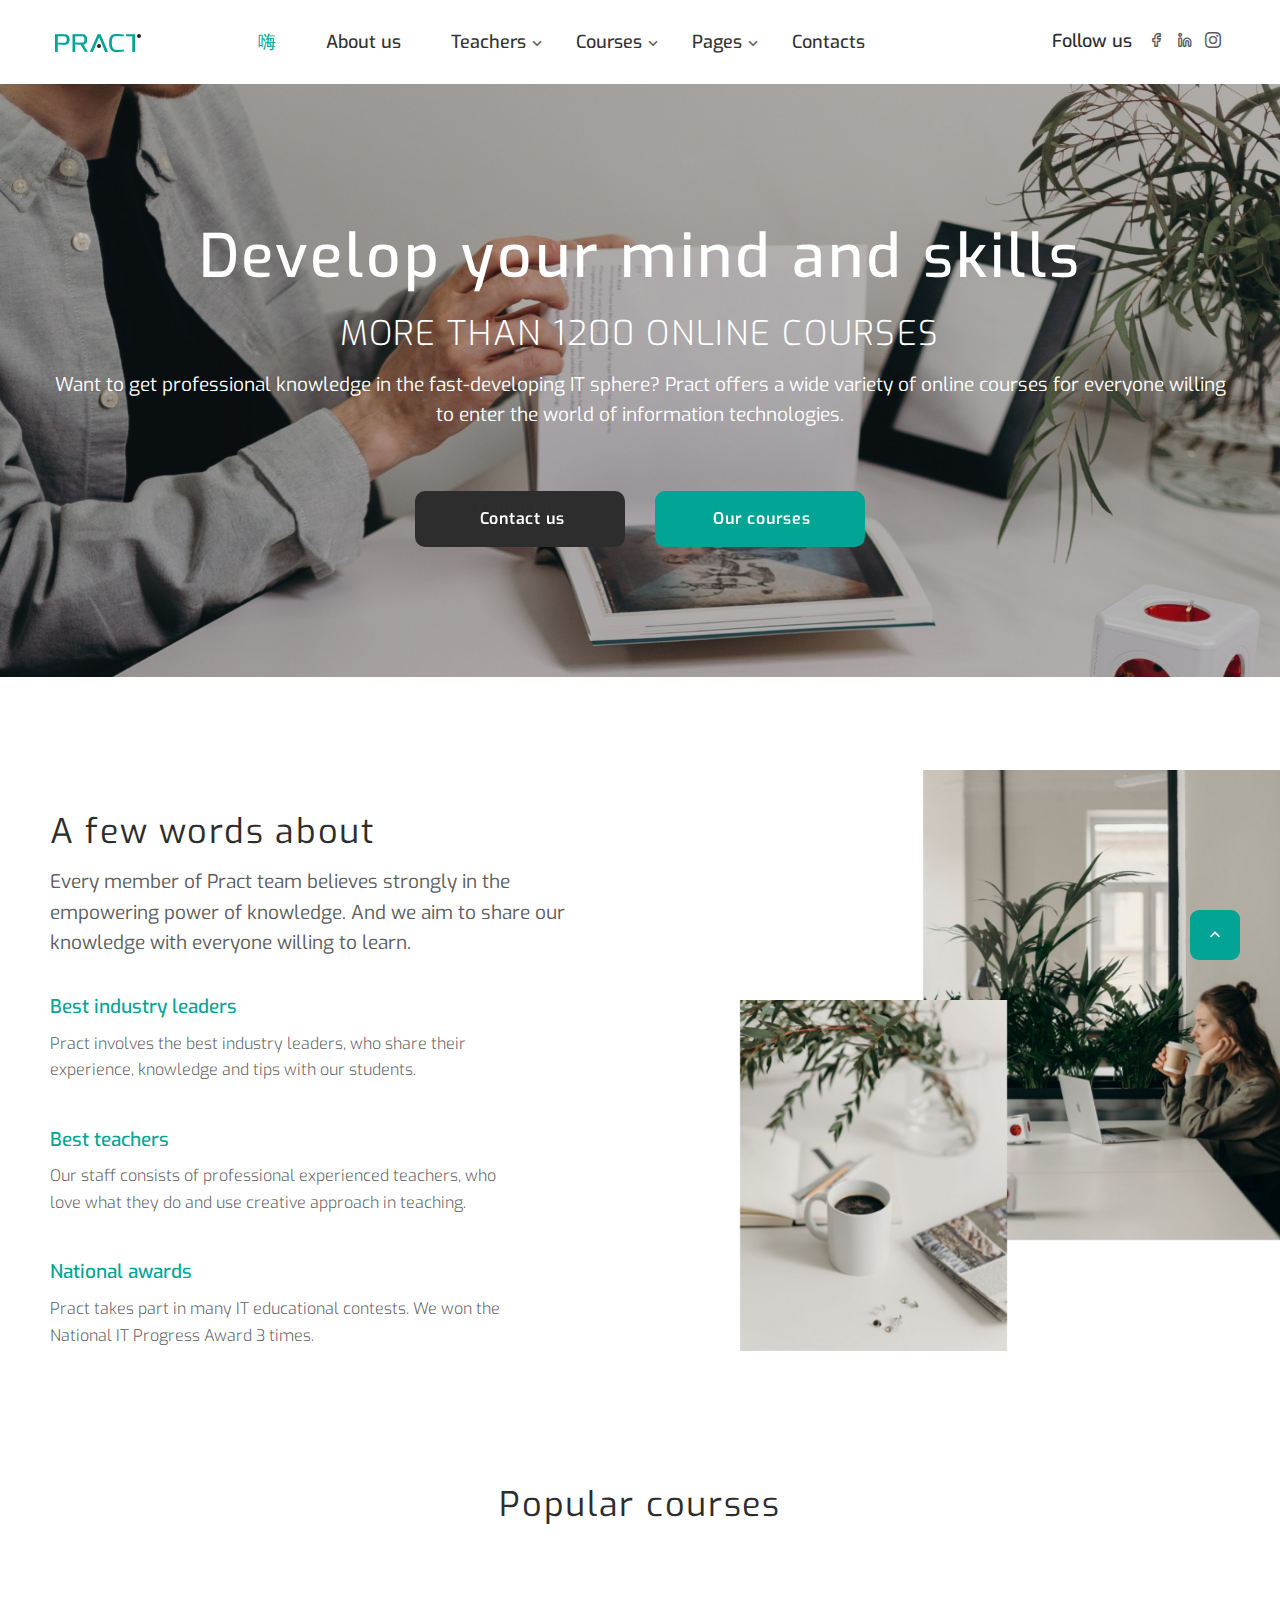
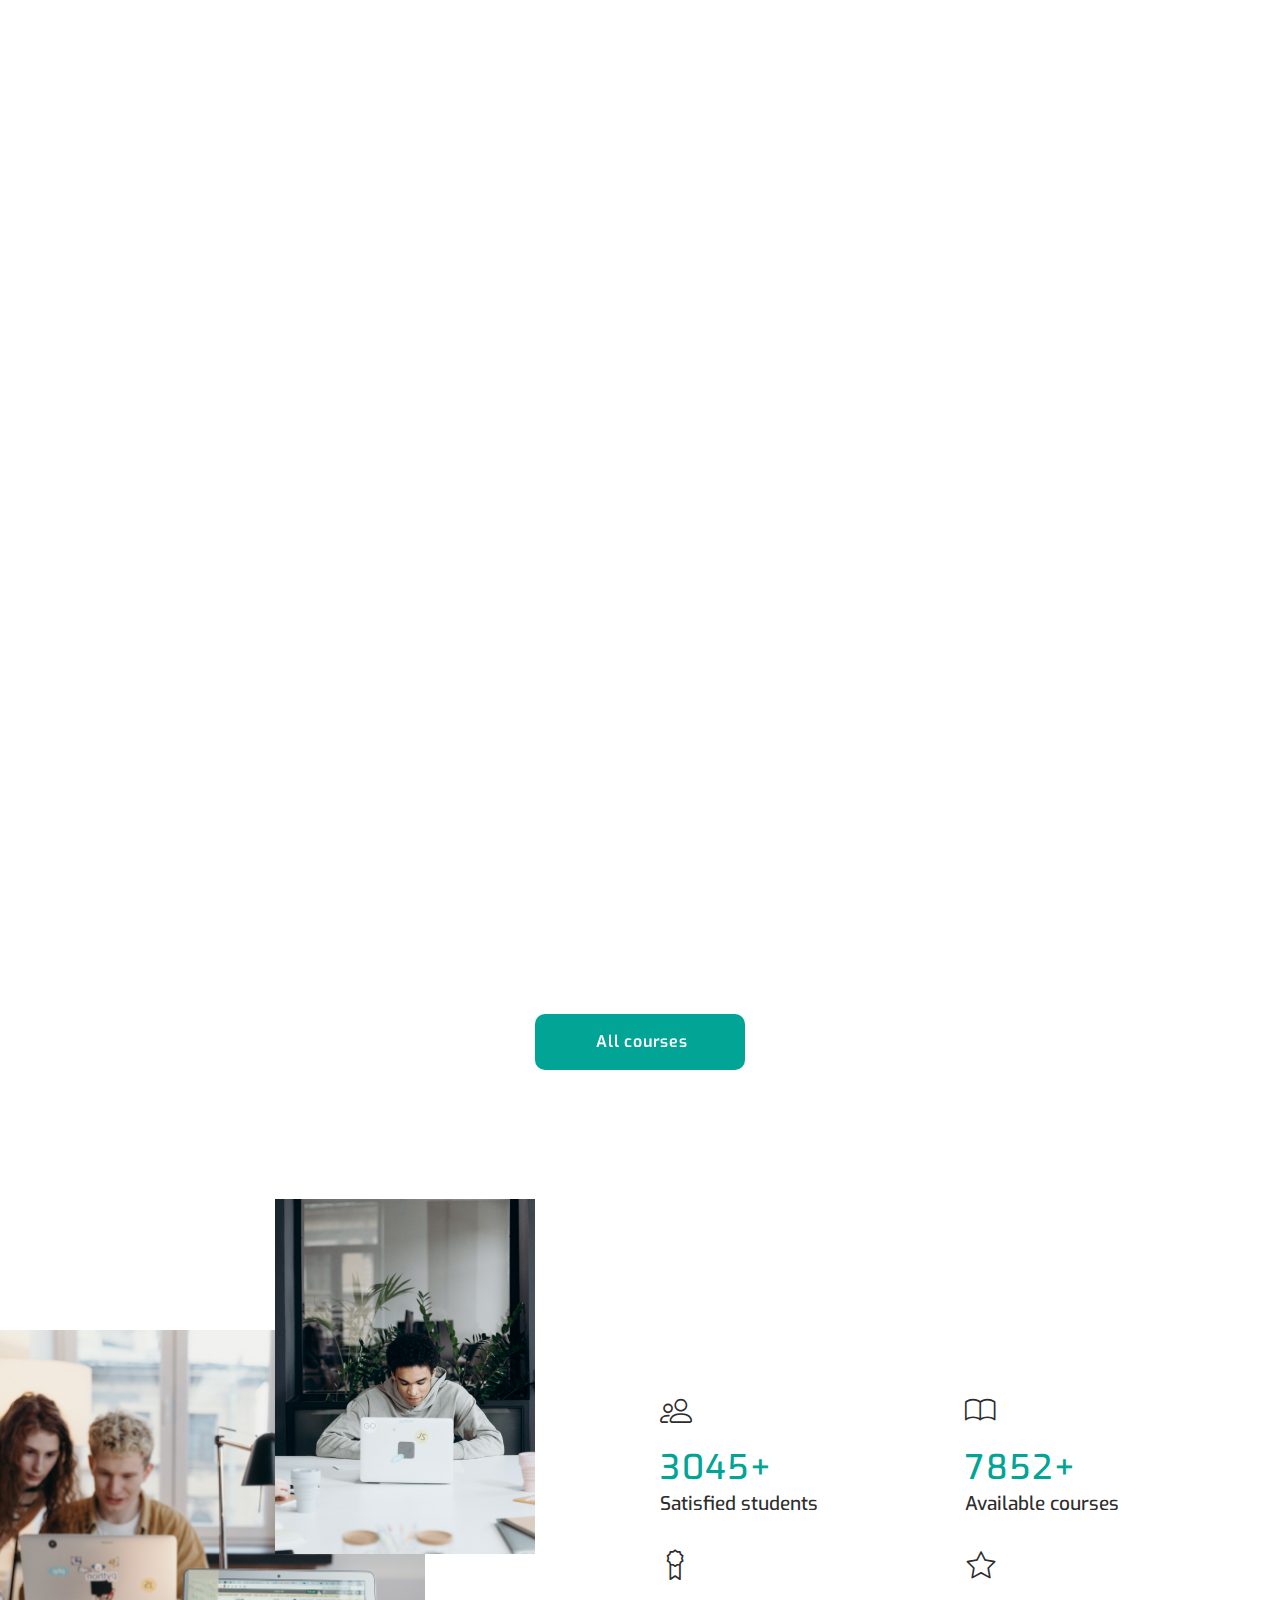
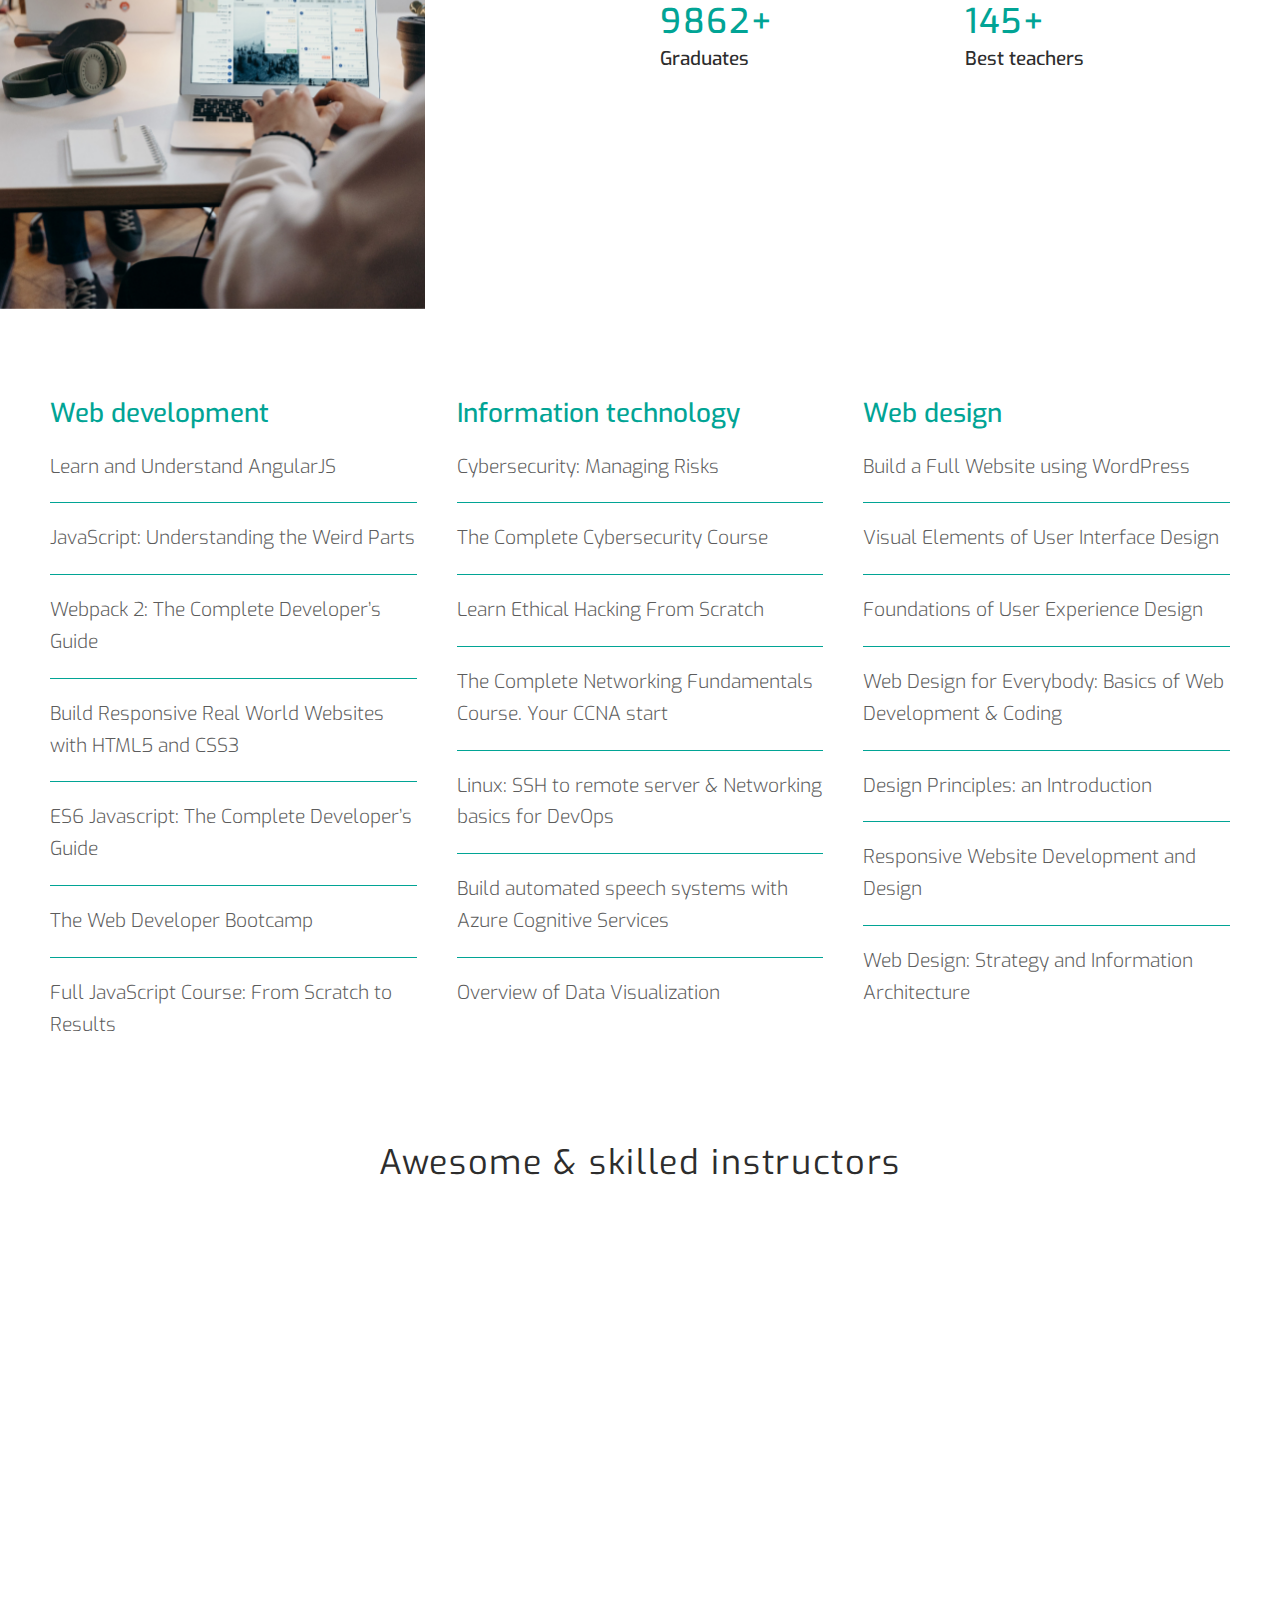
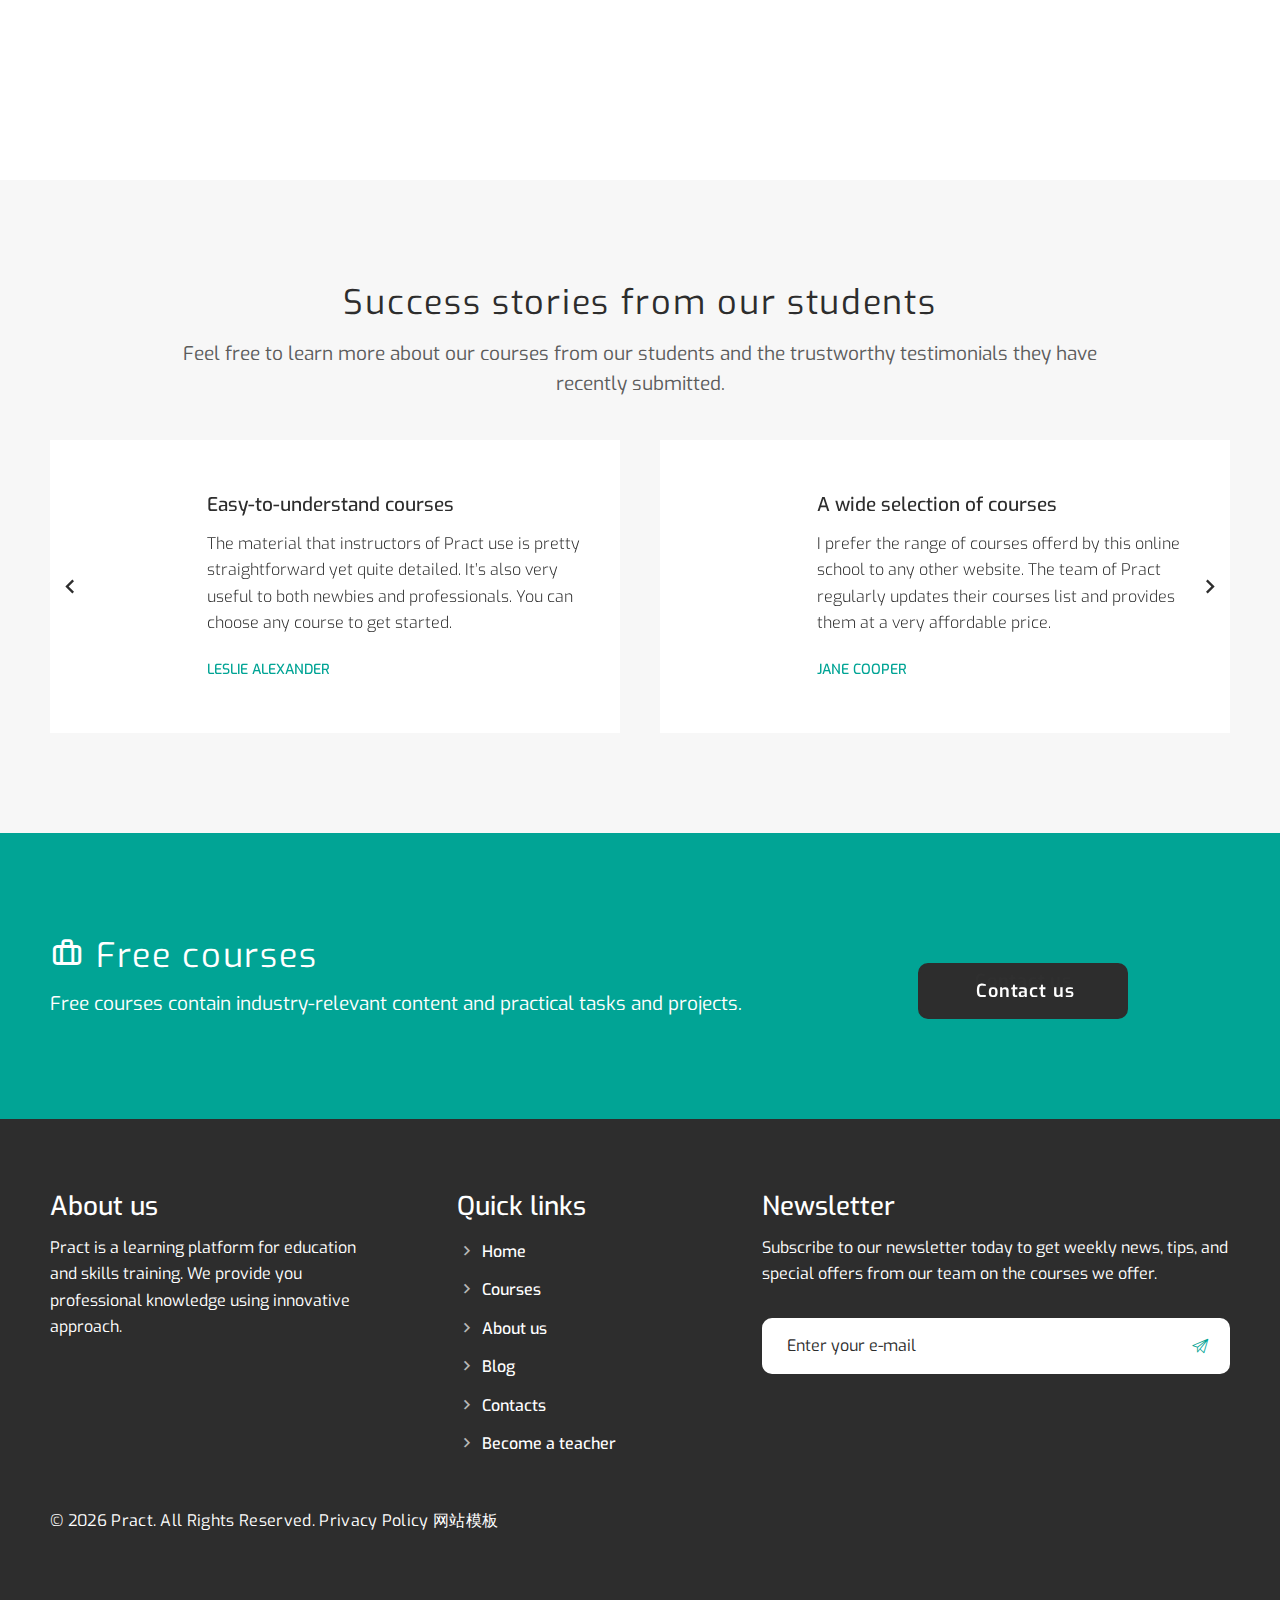
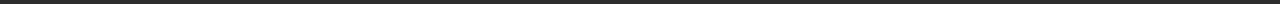
<file: index.html>
<!DOCTYPE html>
<html class="wide wow-animation" lang="en">
  <head>
    <!-- Site Title-->
    <title>Home</title>
    <meta charset="utf-8">
    <meta name="viewport" content="width=device-width, height=device-height, initial-scale=1.0">
    <meta http-equiv="X-UA-Compatible" content="IE=edge">
    <link rel="icon" href="images/favicon.ico" type="image/x-icon">
    <link rel="stylesheet" type="text/css" href="https://fonts.googleapis.com/css2?family=Exo:wght@300;400;500;600;700&amp;display=swap">
    <link rel="stylesheet" href="css/bootstrap.css">
    <link rel="stylesheet" href="css/fonts.css">
    <link rel="stylesheet" href="css/style.css">
    <style>.ie-panel{display: none;background: #212121;padding: 10px 0;box-shadow: 3px 3px 5px 0 rgba(0,0,0,.3);clear: both;text-align:center;position: relative;z-index: 1;} html.ie-10 .ie-panel, html.lt-ie-10 .ie-panel {display: block;}</style>
  </head>
  <body>
    <div class="ie-panel"><a href="http://windows.microsoft.com/en-US/internet-explorer/"><img src="images/ie8-panel/warning_bar_0000_us.jpg" height="42" width="820" alt="You are using an outdated browser. For a faster, safer browsing experience, upgrade for free today."></a></div>
    <!-- Page preloader-->
    <div class="page-loader">
      <div class="preloader-inner">
        <svg class="preloader-svg" width="200" height="200" viewbox="0 0 100 100">
          <polyline class="line-cornered stroke-still" points="0,0 100,0 100,100" stroke-width="10" fill="none"></polyline>
          <polyline class="line-cornered stroke-still" points="0,0 0,100 100,100" stroke-width="10" fill="none"></polyline>
          <polyline class="line-cornered stroke-animation" points="0,0 100,0 100,100" stroke-width="10" fill="none"></polyline>
          <polyline class="line-cornered stroke-animation" points="0,0 0,100 100,100" stroke-width="10" fill="none"></polyline>
        </svg>
      </div>
    </div>
    <!-- Page-->
    <div class="page">
      <header class="section page-header">
        <!-- RD Navbar-->
        <div class="rd-navbar-wrap rd-navbar-centered">
          <nav class="rd-navbar" data-layout="rd-navbar-fixed" data-sm-layout="rd-navbar-fixed" data-md-layout="rd-navbar-fixed" data-lg-layout="rd-navbar-fixed" data-xl-layout="rd-navbar-static" data-xxl-layout="rd-navbar-static" data-xxxl-layout="rd-navbar-static" data-lg-device-layout="rd-navbar-fixed" data-xl-device-layout="rd-navbar-static" data-xxl-device-layout="rd-navbar-static" data-xxxl-device-layout="rd-navbar-static" data-stick-up-offset="1px" data-sm-stick-up-offset="1px" data-md-stick-up-offset="1px" data-lg-stick-up-offset="1px" data-xl-stick-up-offset="1px" data-xxl-stick-up-offset="1px" data-xxx-lstick-up-offset="1px" data-stick-up="true">
            <div class="rd-navbar-inner">
              <!-- RD Navbar Panel-->
              <div class="rd-navbar-panel">
                <!-- RD Navbar Toggle-->
                <button class="rd-navbar-toggle" data-rd-navbar-toggle=".rd-navbar-nav-wrap"><span></span></button>
                <!-- RD Navbar Brand-->
                <div class="rd-navbar-brand">
                  <!--Brand--><a class="brand-name" href="index.html"><img class="logo-default" src="images/logo-default-172x36.png" alt="" width="86" height="18" loading="lazy"/><img class="logo-inverse" src="images/logo-inverse-172x36.png" alt="" width="86" height="18" loading="lazy"/></a>
                </div>
              </div>
              <div class="rd-navbar-nav-wrap">
                <ul class="rd-navbar-nav">
                  <li class="rd-nav-item active"><a class="rd-nav-link" href="index.html">嗨</a>
                  </li>
                  <li class="rd-nav-item"><a class="rd-nav-link" href="about-us.html">About us</a>
                  </li>
                  <li class="rd-nav-item"><a class="rd-nav-link" href="teachers.html">Teachers</a>
                    <ul class="rd-menu rd-navbar-dropdown">
                      <li class="rd-dropdown-item"><a class="rd-dropdown-link" href="single-teacher.html">Single teacher</a>
                      </li>
                    </ul>
                  </li>
                  <li class="rd-nav-item"><a class="rd-nav-link" href="courses.html">Courses</a>
                    <ul class="rd-menu rd-navbar-dropdown">
                      <li class="rd-dropdown-item"><a class="rd-dropdown-link" href="single-course.html">Single course</a>
                      </li>
                    </ul>
                  </li>
                  <li class="rd-nav-item"><a class="rd-nav-link" href="#">Pages</a>
                    <ul class="rd-menu rd-navbar-dropdown">
                      <li class="rd-dropdown-item"><a class="rd-dropdown-link" href="faqs.html">FAQs</a>
                      </li>
                      <li class="rd-dropdown-item"><a class="rd-dropdown-link" href="privacy-policy.html">Privacy policy</a>
                      </li>
                      <li class="rd-dropdown-item"><a class="rd-dropdown-link" href="404-page.html">404 page</a>
                      </li>
                      <li class="rd-dropdown-item"><a class="rd-dropdown-link" href="503-page.html">503 page</a>
                      </li>
                      <li class="rd-dropdown-item"><a class="rd-dropdown-link" href="buttons.html">Buttons</a>
                      </li>
                      <li class="rd-dropdown-item"><a class="rd-dropdown-link" href="forms.html">Forms</a>
                      </li>
                      <li class="rd-dropdown-item"><a class="rd-dropdown-link" href="grid-system.html">Grid system</a>
                      </li>
                      <li class="rd-dropdown-item"><a class="rd-dropdown-link" href="tables.html">Tables</a>
                      </li>
                      <li class="rd-dropdown-item"><a class="rd-dropdown-link" href="typography.html">Typography</a>
                      </li>
                    </ul>
                  </li>
                  <li class="rd-nav-item"><a class="rd-nav-link" href="contacts.html">Contacts</a>
                  </li>
                </ul>
              </div>
              <div class="rd-navbar-collapse-toggle" data-rd-navbar-toggle=".rd-navbar-collapse"><span></span></div>
              <div class="rd-navbar-aside-right rd-navbar-collapse">
                <div class="rd-navbar-social">
                  <div class="rd-navbar-social-text">Follow us</div>
                  <ul class="list-inline">
                    <li><a class="icon novi-icon icon-default icon-custom-facebook" href="#"></a></li>
                    <li><a class="icon novi-icon icon-default icon-custom-linkedin" href="#"></a></li>
                    <li><a class="icon novi-icon icon-default icon-custom-instagram" href="#"></a></li>
                  </ul>
                </div>
              </div>
            </div>
          </nav>
        </div>
      </header>

      <section class="section section-xl bg-image bg-image-9 text-center novi-bg novi-bg-img">
        <div class="container">
          <h1>Develop your mind and skills</h1>
          <h3 class="fw-light text-uppercase">More than 1200 Online Courses</h3>
          <p class="big">Want to get professional knowledge in the fast-developing IT sphere? Pract offers a wide variety of online courses for everyone willing to enter the world of information technologies.</p>
          <div class="group-md button-group"><a class="button button-dark button-nina" href="contacts.html">Contact us</a><a class="button button-primary button-nina" href="courses.html">Our courses</a></div>
        </div>
      </section>
      <!-- A few words about-->
      <section class="section section-lg bg-default novi-bg novi-bg-img">
        <div class="container">
          <div class="row row-30 align-items-center justify-content-xxl-between">
            <div class="col-md-6">
              <h3>A few words about</h3>
              <p class="big">Every member of Pract team believes strongly in the empowering power of knowledge. And we aim to share our knowledge with everyone willing to learn.</p>
              <div class="row row-30 row-offset-1">
                <div class="col-md-10 offset-xxl-2">
                  <div class="box-small">
                    <h5 class="box-small-title">Best industry leaders</h5>
                    <div class="box-small-text">Pract involves the best industry leaders, who share their experience, knowledge and tips with our students.</div>
                  </div>
                  <div class="box-small">
                    <h5 class="box-small-title">Best teachers</h5>
                    <div class="box-small-text">Our staff consists of professional experienced teachers, who love what they do and use creative approach in teaching.</div>
                  </div>
                  <div class="box-small">
                    <h5 class="box-small-title">National awards</h5>
                    <div class="box-small-text">Pract takes part in many IT educational contests. We won the National IT Progress Award 3 times.</div>
                  </div>
                </div>
              </div>
            </div>
            <div class="col-md-6 col-lg-5 col-xl-4 offset-xl-1 col-xxl-5 position-relative d-none d-md-block">
              <div class="parallax-scene-js parallax-scene parallax-scene-1" data-scalar-x="5" data-scalar-y="10">
                <div class="layer-01">
                  <div class="layer" data-depth="0.25"><img src="images/home-03-515x600.jpg" alt="" width="515" height="600" loading="lazy"/>
                  </div>
                </div>
                <div class="layer-02">
                  <div class="layer" data-depth=".55"><img src="images/home-02-340x445.jpg" alt="" width="340" height="445" loading="lazy"/>
                  </div>
                </div>
              </div>
            </div>
          </div>
        </div>
      </section>
      <!-- Popular courses-->
      <section class="section section-lg novi-bg novi-bg-img bg-default">
        <div class="container">
          <h3 class="text-center">Popular courses</h3>
          <div class="row row-40 row-lg-50">
            <div class="col-sm-6 col-md-4 wow fadeInUp" data-wow-delay=".1s">
              <div class="box-project box-width-3">
                <div class="box-project-media"><img class="box-project-img" src="images/home-04-360x345.jpg" alt="" width="360" height="345" loading="lazy"/>
                </div>
                <div class="box-project-subtitle small">Business</div>
                <h6 class="box-project-title"><a href="single-course.html">Development of your business skills</a></h6>
                <div class="box-project-meta">
                  <div class="box-project-meta-item"><span class="box-project-meta-icon linearicons-clock3"></span><span class="box-project-meta-text">23 hours</span></div>
                  <div class="box-project-meta-item"><span class="box-project-meta-icon linearicons-credit-card"></span><span class="box-project-meta-text">$165</span></div>
                </div>
              </div>
            </div>
            <div class="col-sm-6 col-md-4 wow fadeInUp" data-wow-delay=".2s">
              <div class="box-project box-width-3">
                <div class="box-project-media"><img class="box-project-img" src="images/home-05-360x345.jpg" alt="" width="360" height="345" loading="lazy"/>
                </div>
                <div class="box-project-subtitle small">PROGRAMMING</div>
                <h6 class="box-project-title"><a href="single-course.html">Python programming</a></h6>
                <div class="box-project-meta">
                  <div class="box-project-meta-item"><span class="box-project-meta-icon linearicons-clock3"></span><span class="box-project-meta-text">46 hours</span></div>
                  <div class="box-project-meta-item"><span class="box-project-meta-icon linearicons-credit-card"></span><span class="box-project-meta-text">$290</span></div>
                </div>
              </div>
            </div>
            <div class="col-sm-6 col-md-4 wow fadeInUp" data-wow-delay=".3s">
              <div class="box-project box-width-3">
                <div class="box-project-media"><img class="box-project-img" src="images/home-06-360x345.jpg" alt="" width="360" height="345" loading="lazy"/>
                </div>
                <div class="box-project-subtitle small">Programming</div>
                <h6 class="box-project-title"><a href="single-course.html">Data structures and algorithms</a></h6>
                <div class="box-project-meta">
                  <div class="box-project-meta-item"><span class="box-project-meta-icon linearicons-clock3"></span><span class="box-project-meta-text">18 hours</span></div>
                  <div class="box-project-meta-item"><span class="box-project-meta-icon linearicons-credit-card"></span><span class="box-project-meta-text">$120</span></div>
                </div>
              </div>
            </div>
            <div class="col-sm-6 col-md-4 wow fadeInUp" data-wow-delay=".1s">
              <div class="box-project box-width-3">
                <div class="box-project-media"><img class="box-project-img" src="images/home-07-360x345.jpg" alt="" width="360" height="345" loading="lazy"/>
                </div>
                <div class="box-project-subtitle small">ARCHITECTURE, ART &amp; DESIGN</div>
                <h6 class="box-project-title"><a href="single-course.html">Global housing design</a></h6>
                <div class="box-project-meta">
                  <div class="box-project-meta-item"><span class="box-project-meta-icon linearicons-clock3"></span><span class="box-project-meta-text">34 hours</span></div>
                  <div class="box-project-meta-item"><span class="box-project-meta-icon linearicons-credit-card"></span><span class="box-project-meta-text">$195</span></div>
                </div>
              </div>
            </div>
            <div class="col-sm-6 col-md-4 wow fadeInUp" data-wow-delay=".2s">
              <div class="box-project box-width-3">
                <div class="box-project-media"><img class="box-project-img" src="images/home-08-360x345.jpg" alt="" width="360" height="345" loading="lazy"/>
                </div>
                <div class="box-project-subtitle small">Business</div>
                <h6 class="box-project-title"><a href="single-course.html">IT fundamentals for business</a></h6>
                <div class="box-project-meta">
                  <div class="box-project-meta-item"><span class="box-project-meta-icon linearicons-clock3"></span><span class="box-project-meta-text">8 hours</span></div>
                  <div class="box-project-meta-item"><span class="box-project-meta-icon linearicons-credit-card"></span><span class="box-project-meta-text">$75</span></div>
                </div>
              </div>
            </div>
            <div class="col-sm-6 col-md-4 wow fadeInUp" data-wow-delay=".3s">
              <div class="box-project box-width-3">
                <div class="box-project-media"><img class="box-project-img" src="images/home-09-360x345.jpg" alt="" width="360" height="345" loading="lazy"/>
                </div>
                <div class="box-project-subtitle small">Marketing</div>
                <h6 class="box-project-title"><a href="single-course.html">Online marketing: SEO and SMM</a></h6>
                <div class="box-project-meta">
                  <div class="box-project-meta-item"><span class="box-project-meta-icon linearicons-clock3"></span><span class="box-project-meta-text">43 hours</span></div>
                  <div class="box-project-meta-item"><span class="box-project-meta-icon linearicons-credit-card"></span><span class="box-project-meta-text">$145</span></div>
                </div>
              </div>
            </div>
            <div class="col-12 text-center mt-2 mt-xl-4"><a class="button button-primary button-nina" href="courses.html">All courses</a></div>
          </div>
        </div>
      </section>
      <!-- A few words about-->
      <section class="section section-lg bg-default novi-bg novi-bg-img">
        <div class="container">
          <div class="row row-30 justify-content-md-between align-items-center">
            <div class="col-md-5 position-relative d-none d-md-block">
              <div class="parallax-scene-js parallax-scene parallax-scene-2" data-scalar-x="5" data-scalar-y="10">
                <div class="layer-01">
                  <div class="layer" data-depth="0.25"><img src="images/home-17-460x580.jpg" alt="" width="460" height="580" loading="lazy"/>
                  </div>
                </div>
                <div class="layer-02">
                  <div class="layer" data-depth=".55"><img src="images/home-18-260x355.jpg" alt="" width="260" height="355" loading="lazy"/>
                  </div>
                </div>
              </div>
            </div>
            <div class="col-md-6">
              <div class="row row-30 row-xxl-60 text-center text-md-start">
                <div class="col-6">
                  <div class="counter-wrap"><span class="icon novi-icon linearicons-users2"></span>
                    <div class="counter-value heading-3"><span class="counter">3045</span><span class="counter-preffix">+</span>
                    </div>
                    <p class="heading-5">Satisfied students</p>
                  </div>
                </div>
                <div class="col-6">
                  <div class="counter-wrap"><span class="icon novi-icon linearicons-book"></span>
                    <div class="counter-value heading-3"><span class="counter">7852</span><span class="counter-preffix">+</span>
                    </div>
                    <p class="heading-5">Available courses</p>
                  </div>
                </div>
                <div class="col-6">
                  <div class="counter-wrap"><span class="icon novi-icon linearicons-medal-empty"></span>
                    <div class="counter-value heading-3"><span class="counter">9862</span><span class="counter-preffix">+</span>
                    </div>
                    <p class="heading-5">Graduates</p>
                  </div>
                </div>
                <div class="col-6">
                  <div class="counter-wrap"><span class="icon novi-icon linearicons-star"></span>
                    <div class="counter-value heading-3"><span class="counter">145</span><span class="counter-preffix">+</span>
                    </div>
                    <p class="heading-5">Best teachers</p>
                  </div>
                </div>
              </div>
            </div>
          </div>
        </div>
      </section>
      <!-- Web development-->
      <section class="section section-lg novi-bg novi-bg-img bg-default">
        <div class="container">
          <div class="row row-40 row-lg-50">
            <div class="col-sm-6 col-md-4">
              <div class="list-border">
                <h4 class="list-border-title">Web development</h4>
                <div class="list-border-item">Learn and Understand AngularJS</div>
                <div class="list-border-item">JavaScript: Understanding the Weird Parts</div>
                <div class="list-border-item">Webpack 2: The Complete Developer’s Guide</div>
                <div class="list-border-item">Build Responsive Real World Websites with HTML5 and CSS3</div>
                <div class="list-border-item">ES6 Javascript: The Complete Developer’s Guide</div>
                <div class="list-border-item">The Web Developer Bootcamp</div>
                <div class="list-border-item">Full JavaScript Course: From Scratch to Results</div>
              </div>
            </div>
            <div class="col-sm-6 col-md-4">
              <div class="list-border">
                <h4 class="list-border-title">Information technology</h4>
                <div class="list-border-item">Cybersecurity: Managing Risks</div>
                <div class="list-border-item">The Complete Cybersecurity Course</div>
                <div class="list-border-item">Learn Ethical Hacking From Scratch</div>
                <div class="list-border-item">The Complete Networking Fundamentals Course. Your CCNA start</div>
                <div class="list-border-item">Linux: SSH to remote server &amp; Networking basics for DevOps</div>
                <div class="list-border-item">Build automated speech systems with Azure Cognitive Services</div>
                <div class="list-border-item">Overview of Data Visualization</div>
              </div>
            </div>
            <div class="col-sm-6 col-md-4">
              <div class="list-border">
                <h4 class="list-border-title">Web design</h4>
                <div class="list-border-item">Build a Full Website using WordPress</div>
                <div class="list-border-item">Visual Elements of User Interface Design</div>
                <div class="list-border-item">Foundations of User Experience Design</div>
                <div class="list-border-item">Web Design for Everybody: Basics of Web Development &amp; Coding</div>
                <div class="list-border-item">Design Principles: an Introduction</div>
                <div class="list-border-item">Responsive Website Development and Design</div>
                <div class="list-border-item">Web Design: Strategy and Information Architecture</div>
              </div>
            </div>
          </div>
        </div>
      </section>
      <!-- Awesome & skilled instructors-->
      <section class="section section-lg novi-bg novi-bg-img bg-default">
        <div class="container">
          <h3 class="text-center">Awesome & skilled instructors</h3>
          <div class="row row-40 row-lg-50">
            <div class="col-sm-6 col-lg-3 wow fadeInLeft" data-wow-delay=".2s">
              <div class="team-default box-width-3">
                <div class="team-default-media"><img class="team-default-img" src="images/home-10-260x345.jpg" alt="" width="260" height="345" loading="lazy"/>
                </div>
                <h6 class="team-default-title"><a href="single-teacher.html">Theresa Webb</a></h6>
                <div class="team-default-meta small">Web design instructor</div>
                <div class="team-default-social"><a class="team-default-icon icon-custom-facebook" href="#"></a><a class="team-default-icon icon-custom-linkedin" href="#"></a><a class="team-default-icon icon-custom-instagram" href="#"></a></div>
              </div>
            </div>
            <div class="col-sm-6 col-lg-3 wow fadeInLeft">
              <div class="team-default box-width-3">
                <div class="team-default-media"><img class="team-default-img" src="images/home-11-260x345.jpg" alt="" width="260" height="345" loading="lazy"/>
                </div>
                <h6 class="team-default-title"><a href="single-teacher.html">Jenny Wilson</a></h6>
                <div class="team-default-meta small">Web development instructor</div>
                <div class="team-default-social"><a class="team-default-icon icon-custom-facebook" href="#"></a><a class="team-default-icon icon-custom-linkedin" href="#"></a><a class="team-default-icon icon-custom-instagram" href="#"></a></div>
              </div>
            </div>
            <div class="col-sm-6 col-lg-3 wow fadeInRight">
              <div class="team-default box-width-3">
                <div class="team-default-media"><img class="team-default-img" src="images/home-12-260x345.jpg" alt="" width="260" height="345" loading="lazy"/>
                </div>
                <h6 class="team-default-title"><a href="single-teacher.html">Jacob Jones</a></h6>
                <div class="team-default-meta small">Cybersecurity &amp; IT instructor</div>
                <div class="team-default-social"><a class="team-default-icon icon-custom-facebook" href="#"></a><a class="team-default-icon icon-custom-linkedin" href="#"></a><a class="team-default-icon icon-custom-instagram" href="#"></a></div>
              </div>
            </div>
            <div class="col-sm-6 col-lg-3 wow fadeInRight" data-wow-delay=".2s">
              <div class="team-default box-width-3">
                <div class="team-default-media"><img class="team-default-img" src="images/home-13-260x345.jpg" alt="" width="260" height="345" loading="lazy"/>
                </div>
                <h6 class="team-default-title"><a href="single-teacher.html">Bessie Cooper</a></h6>
                <div class="team-default-meta small">PM &amp; business instructor</div>
                <div class="team-default-social"><a class="team-default-icon icon-custom-facebook" href="#"></a><a class="team-default-icon icon-custom-linkedin" href="#"></a><a class="team-default-icon icon-custom-instagram" href="#"></a></div>
              </div>
            </div>
          </div>
        </div>
      </section>
      <!-- Success stories from our students-->
      <section class="section section-lg novi-bg novi-bg-img bg-gray-100">
        <div class="container">
          <div class="row justify-content-center text-center">
            <div class="col-xl-10">
              <h3>Success stories from our students</h3>
              <p class="big">Feel free to learn more about our courses from our students and the trustworthy testimonials they have recently submitted.</p>
            </div>
          </div>
          <div class="owl-carousel owl-layout-6" data-items="1" data-lg-items="2" data-loop="true" data-margin="40" data-autoplay="true" data-owl='{"nav":true}'>
            <div class="quote-boxed-2">
              <div class="quote-boxed-2-media"><img class="quote-boxed-2-img" src="images/home-14-86x86.jpg" alt="" width="86" height="86" loading="lazy"/>
              </div>
              <div class="quote-boxed-2-body">
                <h6 class="quote-boxed-2-title">Easy-to-understand courses</h6>
                <div class="quote-boxed-2-text">The material that instructors of Pract use is pretty straightforward yet quite detailed. It’s also very useful to both newbies and professionals. You can choose any course to get started.</div>
                <div class="quote-boxed-2-cite small">Leslie Alexander</div>
              </div>
            </div>
            <div class="quote-boxed-2">
              <div class="quote-boxed-2-media"><img class="quote-boxed-2-img" src="images/home-15-86x86.jpg" alt="" width="86" height="86" loading="lazy"/>
              </div>
              <div class="quote-boxed-2-body">
                <h6 class="quote-boxed-2-title">A wide selection of courses</h6>
                <div class="quote-boxed-2-text">I prefer the range of courses offerd by this online school to any other website. The team of Pract regularly updates their courses list and provides them at a very affordable price.</div>
                <div class="quote-boxed-2-cite small">Jane Cooper</div>
              </div>
            </div>
            <div class="quote-boxed-2">
              <div class="quote-boxed-2-media"><img class="quote-boxed-2-img" src="images/home-16-86x86.jpg" alt="" width="86" height="86" loading="lazy"/>
              </div>
              <div class="quote-boxed-2-body">
                <h6 class="quote-boxed-2-title">A great knowledge source</h6>
                <div class="quote-boxed-2-text">As a web developer, I’m always trying to learn more about new development tips and tricks. Your online courses provided me with this unique possibility. Thank you!</div>
                <div class="quote-boxed-2-cite small">James wilson</div>
              </div>
            </div>
            <div class="quote-boxed-2">
              <div class="quote-boxed-2-media"><img class="quote-boxed-2-img" src="images/home-19-86x86.jpg" alt="" width="86" height="86" loading="lazy"/>
              </div>
              <div class="quote-boxed-2-body">
                <h6 class="quote-boxed-2-title">#1 knowledge solution</h6>
                <div class="quote-boxed-2-text">The online courses allow greater flexibility in planning your day and working around family. With Pract, you can also be sure of improving your professional level.</div>
                <div class="quote-boxed-2-cite small">Peter Adams</div>
              </div>
            </div>
          </div>
        </div>
      </section>
      <section class="section section-md bg-accent text-center text-md-start">
        <div class="container">
          <div class="row">
            <div class="col-xl-11">
              <div class="box-cta box-cta-inline">
                <div class="box-cta-inner">
                  <h3 class="box-cta-title"><span class="box-cta-icon icon-custom-briefcase"></span><span>Free courses</span></h3>
                  <p>Free courses contain industry-relevant content and practical tasks and projects.</p>
                </div>
                <div class="box-cta-inner"><a class="button button-dark button-nina" href="contacts.html">Contact us</a></div>
              </div>
            </div>
          </div>
        </div>
      </section>
      <!-- Page Footer-->
      <footer class="section novi-bg novi-bg-img footer-simple">
        <div class="container">
          <div class="row row-40">
            <div class="col-md-4">
              <h4>About us</h4>
              <p class="me-xl-5">Pract is a learning platform for education and skills training. We provide you professional knowledge using innovative approach.</p>
            </div>
            <div class="col-md-3">
              <h4>Quick links</h4>
              <ul class="list-marked">
                <li><a href="index.html">Home</a></li>
                <li><a href="courses.html">Courses</a></li>
                <li><a href="about-us.html">About us</a></li>
                <li><a href="#">Blog</a></li>
                <li><a href="contacts.html">Contacts</a></li>
                <li><a href="#">Become a teacher</a></li>
              </ul>
            </div>
            <div class="col-md-5">
              <h4>Newsletter</h4>
              <p>Subscribe to our newsletter today to get weekly news, tips, and special offers from our team on the courses we offer.</p>
              <form class="rd-mailform rd-form-boxed" data-form-output="form-output-global" data-form-type="subscribe" method="post" action="bat/rd-mailform.php">
                <div class="form-wrap">
                  <input class="form-input" type="email" name="email" data-constraints="@Email @Required" id="footer-mail">
                  <label class="form-label" for="footer-mail">Enter your e-mail</label>
                </div>
                <button class="form-button linearicons-paper-plane"></button>
              </form>
            </div>
          </div>
          <p class="rights"><span>&copy;&nbsp;</span><span class="copyright-year"></span><span>&nbsp;</span><span>Pract</span><span>.&nbsp;All Rights Reserved.&nbsp;</span><a href="privacy-policy.html">Privacy Policy</a> <a target="_blank" href="https://www.mobanwang.com/" title="网站模板">网站模板</a></p>
        </div>
      </footer>
    </div>
    <!-- Global Mailform Output-->
    <div class="snackbars" id="form-output-global"></div>
    <!-- Javascript-->
    <script src="js/core.min.js"></script>
    <script src="js/script.js"></script>
  </body>
</html>
</file>
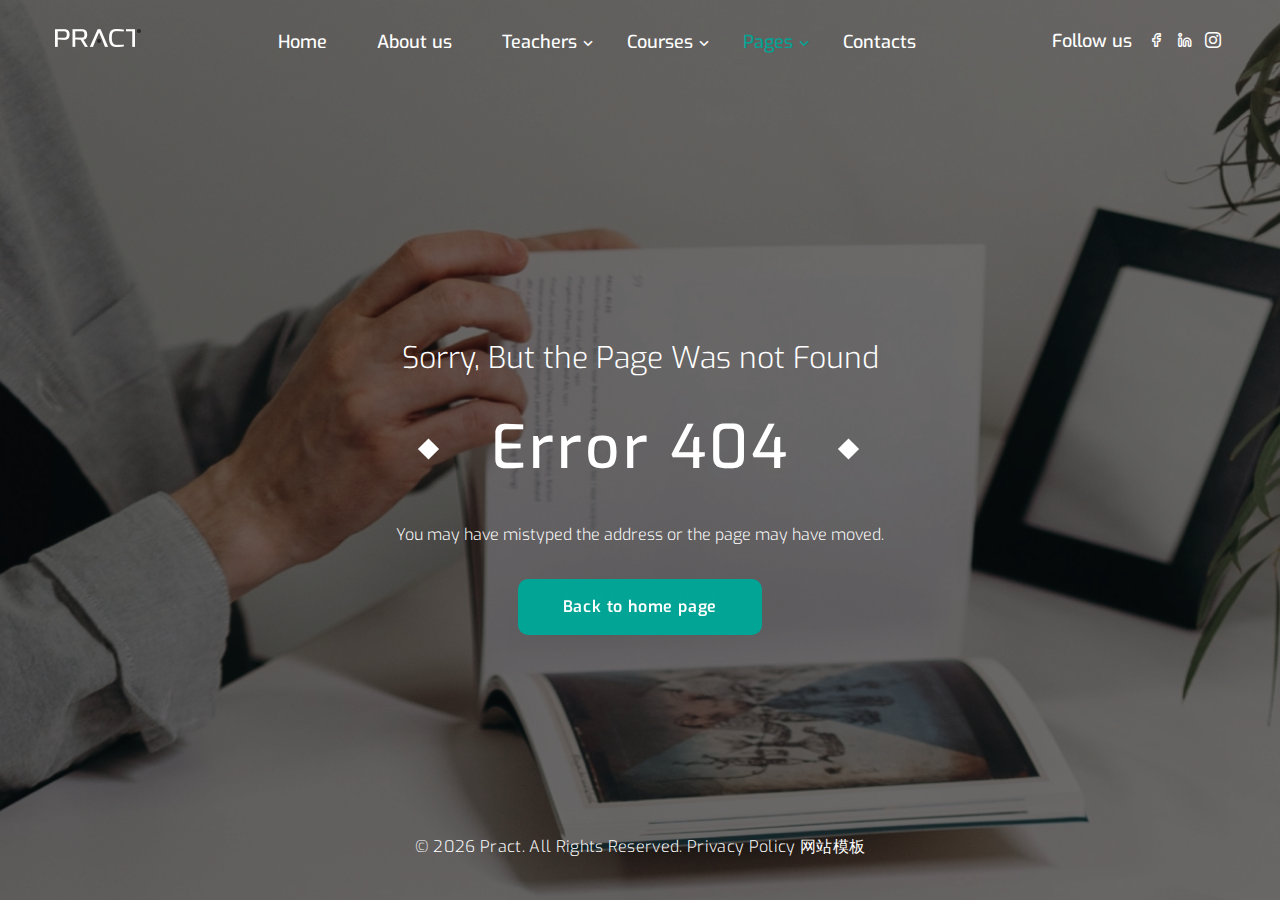
<file: 404-page.html>
<!DOCTYPE html>
<html class="wide wow-animation" lang="en">
  <head>
    <!-- Site Title-->
    <title>404 Page</title>
    <meta charset="utf-8">
    <meta name="viewport" content="width=device-width, height=device-height, initial-scale=1.0">
    <meta http-equiv="X-UA-Compatible" content="IE=edge">
    <link rel="icon" href="images/favicon.ico" type="image/x-icon">
    <link rel="stylesheet" type="text/css" href="https://fonts.googleapis.com/css2?family=Exo:wght@300;400;500;600;700&amp;display=swap">
    <link rel="stylesheet" href="css/bootstrap.css">
    <link rel="stylesheet" href="css/fonts.css">
    <link rel="stylesheet" href="css/style.css">
    <style>.ie-panel{display: none;background: #212121;padding: 10px 0;box-shadow: 3px 3px 5px 0 rgba(0,0,0,.3);clear: both;text-align:center;position: relative;z-index: 1;} html.ie-10 .ie-panel, html.lt-ie-10 .ie-panel {display: block;}</style>
  </head>
  <body>
    <div class="ie-panel"><a href="http://windows.microsoft.com/en-US/internet-explorer/"><img src="images/ie8-panel/warning_bar_0000_us.jpg" height="42" width="820" alt="You are using an outdated browser. For a faster, safer browsing experience, upgrade for free today."></a></div>
    <!-- Page preloader-->
    <div class="page-loader">
      <div class="preloader-inner">
        <svg class="preloader-svg" width="200" height="200" viewbox="0 0 100 100">
          <polyline class="line-cornered stroke-still" points="0,0 100,0 100,100" stroke-width="10" fill="none"></polyline>
          <polyline class="line-cornered stroke-still" points="0,0 0,100 100,100" stroke-width="10" fill="none"></polyline>
          <polyline class="line-cornered stroke-animation" points="0,0 100,0 100,100" stroke-width="10" fill="none"></polyline>
          <polyline class="line-cornered stroke-animation" points="0,0 0,100 100,100" stroke-width="10" fill="none"></polyline>
        </svg>
      </div>
    </div>
    <!-- Page-->
    <div class="page">
      <section class="section">
        <!-- Page Header-->
        <header class="page-header bg-gray-darker breadcrumbs-custom-wrap">
          <!-- RD Navbar-->
          <div class="rd-navbar-wrap rd-navbar-default">
            <nav class="rd-navbar" data-layout="rd-navbar-fixed" data-sm-layout="rd-navbar-fixed" data-md-layout="rd-navbar-fixed" data-lg-layout="rd-navbar-fixed" data-xl-layout="rd-navbar-static" data-xxl-layout="rd-navbar-static" data-xxxl-layout="rd-navbar-static" data-lg-device-layout="rd-navbar-fixed" data-xl-device-layout="rd-navbar-static" data-xxl-device-layout="rd-navbar-static" data-xxxl-device-layout="rd-navbar-static" data-stick-up-offset="1px" data-sm-stick-up-offset="1px" data-md-stick-up-offset="1px" data-lg-stick-up-offset="1px" data-xl-stick-up-offset="1px" data-xxl-stick-up-offset="1px" data-xxx-lstick-up-offset="1px" data-stick-up="true">
              <div class="rd-navbar-inner">
                <!-- RD Navbar Panel-->
                <div class="rd-navbar-panel">
                  <!-- RD Navbar Toggle-->
                  <button class="rd-navbar-toggle" data-rd-navbar-toggle=".rd-navbar-nav-wrap"><span></span></button>
                  <!-- RD Navbar Brand-->
                  <div class="rd-navbar-brand">
                    <!--Brand--><a class="brand-name" href="index.html"><img class="logo-default" src="images/logo-default-172x36.png" alt="" width="86" height="18" loading="lazy"/><img class="logo-inverse" src="images/logo-inverse-172x36.png" alt="" width="86" height="18" loading="lazy"/></a>
                  </div>
                </div>
                <div class="rd-navbar-nav-wrap">
                  <ul class="rd-navbar-nav">
                    <li class="rd-nav-item"><a class="rd-nav-link" href="index.html">Home</a>
                    </li>
                    <li class="rd-nav-item"><a class="rd-nav-link" href="about-us.html">About us</a>
                    </li>
                    <li class="rd-nav-item"><a class="rd-nav-link" href="teachers.html">Teachers</a>
                      <ul class="rd-menu rd-navbar-dropdown">
                        <li class="rd-dropdown-item"><a class="rd-dropdown-link" href="single-teacher.html">Single teacher</a>
                        </li>
                      </ul>
                    </li>
                    <li class="rd-nav-item"><a class="rd-nav-link" href="courses.html">Courses</a>
                      <ul class="rd-menu rd-navbar-dropdown">
                        <li class="rd-dropdown-item"><a class="rd-dropdown-link" href="single-course.html">Single course</a>
                        </li>
                      </ul>
                    </li>
                    <li class="rd-nav-item active"><a class="rd-nav-link" href="#">Pages</a>
                      <ul class="rd-menu rd-navbar-dropdown">
                        <li class="rd-dropdown-item"><a class="rd-dropdown-link" href="faqs.html">FAQs</a>
                        </li>
                        <li class="rd-dropdown-item"><a class="rd-dropdown-link" href="privacy-policy.html">Privacy policy</a>
                        </li>
                        <li class="rd-dropdown-item active"><a class="rd-dropdown-link" href="404-page.html">404 page</a>
                        </li>
                        <li class="rd-dropdown-item"><a class="rd-dropdown-link" href="503-page.html">503 page</a>
                        </li>
                        <li class="rd-dropdown-item"><a class="rd-dropdown-link" href="buttons.html">Buttons</a>
                        </li>
                        <li class="rd-dropdown-item"><a class="rd-dropdown-link" href="forms.html">Forms</a>
                        </li>
                        <li class="rd-dropdown-item"><a class="rd-dropdown-link" href="grid-system.html">Grid system</a>
                        </li>
                        <li class="rd-dropdown-item"><a class="rd-dropdown-link" href="tables.html">Tables</a>
                        </li>
                        <li class="rd-dropdown-item"><a class="rd-dropdown-link" href="typography.html">Typography</a>
                        </li>
                      </ul>
                    </li>
                    <li class="rd-nav-item"><a class="rd-nav-link" href="contacts.html">Contacts</a>
                    </li>
                  </ul>
                </div>
                <div class="rd-navbar-collapse-toggle" data-rd-navbar-toggle=".rd-navbar-collapse"><span></span></div>
                <div class="rd-navbar-aside-right rd-navbar-collapse">
                  <div class="rd-navbar-social">
                    <div class="rd-navbar-social-text">Follow us</div>
                    <ul class="list-inline">
                      <li><a class="icon novi-icon icon-default icon-custom-facebook" href="#"></a></li>
                      <li><a class="icon novi-icon icon-default icon-custom-linkedin" href="#"></a></li>
                      <li><a class="icon novi-icon icon-default icon-custom-instagram" href="#"></a></li>
                    </ul>
                  </div>
                </div>
              </div>
            </nav>
          </div>
        </header>
        <section class="fullwidth-page bg-image bg-image-9 novi-bg novi-bg-img">
          <div class="fullwidth-page-inner">
            <div class="section-md text-center">
              <div class="container">
                <p class="breadcrumbs-custom-subtitle">Sorry, But the Page Was not Found</p>
                <p class="heading-1 breadcrumbs-custom-title">Error 404</p>
                <p>You may have mistyped the address or the page may have moved.</p><a class="button button-primary button-nina" href="index.html"> Back to home page</a>
              </div>
            </div>
            <!-- Page Footer-->
            <div class="section-xs page-footer text-center">
              <div class="container">
                <p class="rights"><span>&copy;&nbsp;</span><span class="copyright-year"></span><span>&nbsp;</span><span>Pract</span><span>.&nbsp;All Rights Reserved.&nbsp;</span><a href="privacy-policy.html">Privacy Policy</a> <a target="_blank" href="https://www.mobanwang.com/" title="网站模板">网站模板</a></p>
              </div>
            </div>
          </div>
        </section>
      </section>
    </div>
    <!-- Global Mailform Output-->
    <div class="snackbars" id="form-output-global"></div>
    <!-- Javascript-->
    <script src="js/core.min.js"></script>
    <script src="js/script.js"></script>
  </body>
</html>
</file>
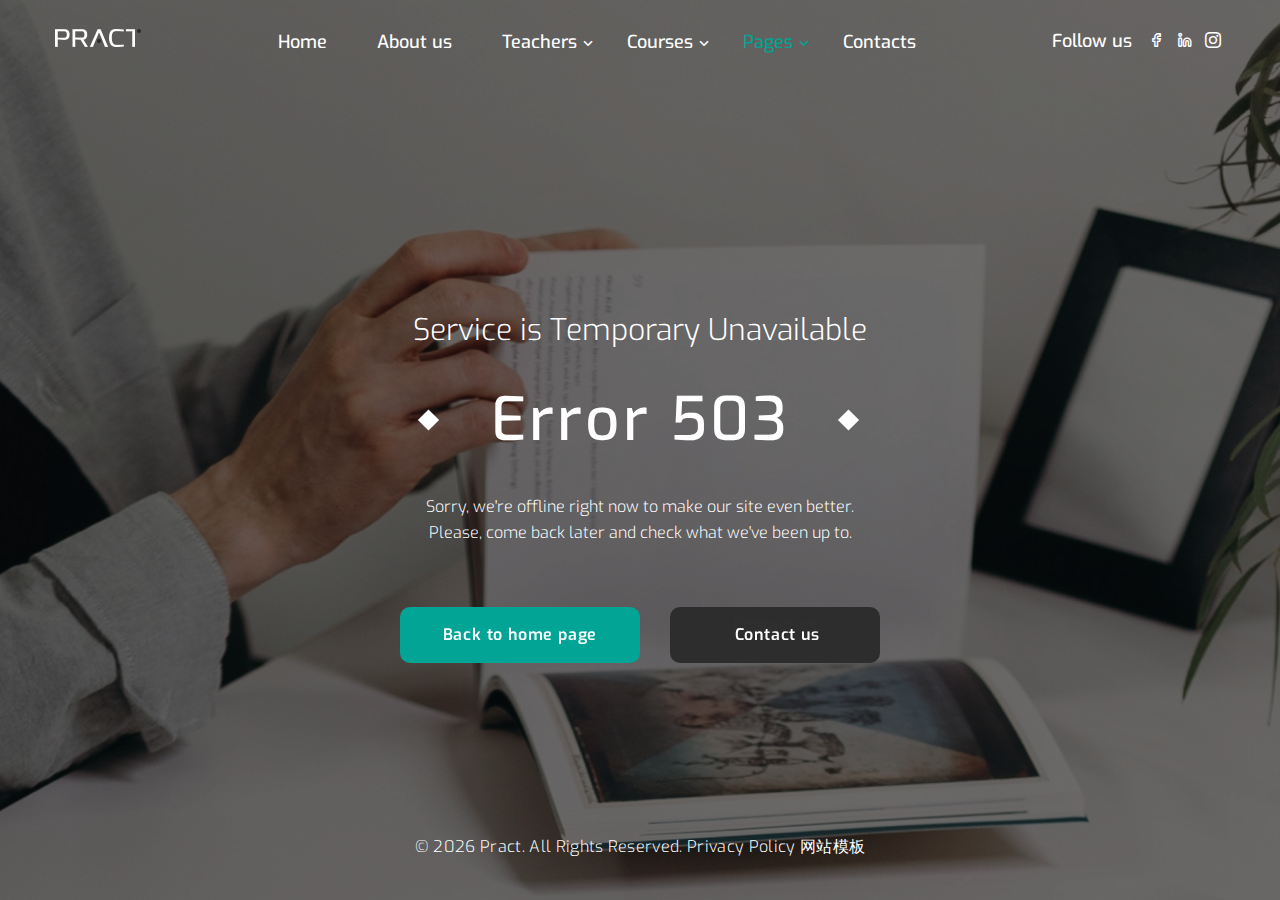
<file: 503-page.html>
<!DOCTYPE html>
<html class="wide wow-animation" lang="en">
  <head>
    <!-- Site Title-->
    <title>503 page</title>
    <meta charset="utf-8">
    <meta name="viewport" content="width=device-width, height=device-height, initial-scale=1.0">
    <meta http-equiv="X-UA-Compatible" content="IE=edge">
    <link rel="icon" href="images/favicon.ico" type="image/x-icon">
    <link rel="stylesheet" type="text/css" href="https://fonts.googleapis.com/css2?family=Exo:wght@300;400;500;600;700&amp;display=swap">
    <link rel="stylesheet" href="css/bootstrap.css">
    <link rel="stylesheet" href="css/fonts.css">
    <link rel="stylesheet" href="css/style.css">
    <style>.ie-panel{display: none;background: #212121;padding: 10px 0;box-shadow: 3px 3px 5px 0 rgba(0,0,0,.3);clear: both;text-align:center;position: relative;z-index: 1;} html.ie-10 .ie-panel, html.lt-ie-10 .ie-panel {display: block;}</style>
  </head>
  <body>
    <div class="ie-panel"><a href="http://windows.microsoft.com/en-US/internet-explorer/"><img src="images/ie8-panel/warning_bar_0000_us.jpg" height="42" width="820" alt="You are using an outdated browser. For a faster, safer browsing experience, upgrade for free today."></a></div>
    <!-- Page preloader-->
    <div class="page-loader">
      <div class="preloader-inner">
        <svg class="preloader-svg" width="200" height="200" viewbox="0 0 100 100">
          <polyline class="line-cornered stroke-still" points="0,0 100,0 100,100" stroke-width="10" fill="none"></polyline>
          <polyline class="line-cornered stroke-still" points="0,0 0,100 100,100" stroke-width="10" fill="none"></polyline>
          <polyline class="line-cornered stroke-animation" points="0,0 100,0 100,100" stroke-width="10" fill="none"></polyline>
          <polyline class="line-cornered stroke-animation" points="0,0 0,100 100,100" stroke-width="10" fill="none"></polyline>
        </svg>
      </div>
    </div>
    <!-- Page-->
    <div class="page">
      <section class="section">
        <!-- Page Header-->
        <header class="page-header bg-gray-darker breadcrumbs-custom-wrap">
          <!-- RD Navbar-->
          <div class="rd-navbar-wrap rd-navbar-default">
            <nav class="rd-navbar" data-layout="rd-navbar-fixed" data-sm-layout="rd-navbar-fixed" data-md-layout="rd-navbar-fixed" data-lg-layout="rd-navbar-fixed" data-xl-layout="rd-navbar-static" data-xxl-layout="rd-navbar-static" data-xxxl-layout="rd-navbar-static" data-lg-device-layout="rd-navbar-fixed" data-xl-device-layout="rd-navbar-static" data-xxl-device-layout="rd-navbar-static" data-xxxl-device-layout="rd-navbar-static" data-stick-up-offset="1px" data-sm-stick-up-offset="1px" data-md-stick-up-offset="1px" data-lg-stick-up-offset="1px" data-xl-stick-up-offset="1px" data-xxl-stick-up-offset="1px" data-xxx-lstick-up-offset="1px" data-stick-up="true">
              <div class="rd-navbar-inner">
                <!-- RD Navbar Panel-->
                <div class="rd-navbar-panel">
                  <!-- RD Navbar Toggle-->
                  <button class="rd-navbar-toggle" data-rd-navbar-toggle=".rd-navbar-nav-wrap"><span></span></button>
                  <!-- RD Navbar Brand-->
                  <div class="rd-navbar-brand">
                    <!--Brand--><a class="brand-name" href="index.html"><img class="logo-default" src="images/logo-default-172x36.png" alt="" width="86" height="18" loading="lazy"/><img class="logo-inverse" src="images/logo-inverse-172x36.png" alt="" width="86" height="18" loading="lazy"/></a>
                  </div>
                </div>
                <div class="rd-navbar-nav-wrap">
                  <ul class="rd-navbar-nav">
                    <li class="rd-nav-item"><a class="rd-nav-link" href="index.html">Home</a>
                    </li>
                    <li class="rd-nav-item"><a class="rd-nav-link" href="about-us.html">About us</a>
                    </li>
                    <li class="rd-nav-item"><a class="rd-nav-link" href="teachers.html">Teachers</a>
                      <ul class="rd-menu rd-navbar-dropdown">
                        <li class="rd-dropdown-item"><a class="rd-dropdown-link" href="single-teacher.html">Single teacher</a>
                        </li>
                      </ul>
                    </li>
                    <li class="rd-nav-item"><a class="rd-nav-link" href="courses.html">Courses</a>
                      <ul class="rd-menu rd-navbar-dropdown">
                        <li class="rd-dropdown-item"><a class="rd-dropdown-link" href="single-course.html">Single course</a>
                        </li>
                      </ul>
                    </li>
                    <li class="rd-nav-item active"><a class="rd-nav-link" href="#">Pages</a>
                      <ul class="rd-menu rd-navbar-dropdown">
                        <li class="rd-dropdown-item"><a class="rd-dropdown-link" href="faqs.html">FAQs</a>
                        </li>
                        <li class="rd-dropdown-item"><a class="rd-dropdown-link" href="privacy-policy.html">Privacy policy</a>
                        </li>
                        <li class="rd-dropdown-item"><a class="rd-dropdown-link" href="404-page.html">404 page</a>
                        </li>
                        <li class="rd-dropdown-item active"><a class="rd-dropdown-link" href="503-page.html">503 page</a>
                        </li>
                        <li class="rd-dropdown-item"><a class="rd-dropdown-link" href="buttons.html">Buttons</a>
                        </li>
                        <li class="rd-dropdown-item"><a class="rd-dropdown-link" href="forms.html">Forms</a>
                        </li>
                        <li class="rd-dropdown-item"><a class="rd-dropdown-link" href="grid-system.html">Grid system</a>
                        </li>
                        <li class="rd-dropdown-item"><a class="rd-dropdown-link" href="tables.html">Tables</a>
                        </li>
                        <li class="rd-dropdown-item"><a class="rd-dropdown-link" href="typography.html">Typography</a>
                        </li>
                      </ul>
                    </li>
                    <li class="rd-nav-item"><a class="rd-nav-link" href="contacts.html">Contacts</a>
                    </li>
                  </ul>
                </div>
                <div class="rd-navbar-collapse-toggle" data-rd-navbar-toggle=".rd-navbar-collapse"><span></span></div>
                <div class="rd-navbar-aside-right rd-navbar-collapse">
                  <div class="rd-navbar-social">
                    <div class="rd-navbar-social-text">Follow us</div>
                    <ul class="list-inline">
                      <li><a class="icon novi-icon icon-default icon-custom-facebook" href="#"></a></li>
                      <li><a class="icon novi-icon icon-default icon-custom-linkedin" href="#"></a></li>
                      <li><a class="icon novi-icon icon-default icon-custom-instagram" href="#"></a></li>
                    </ul>
                  </div>
                </div>
              </div>
            </nav>
          </div>
        </header>
        <section class="fullwidth-page bg-image bg-image-9 novi-bg novi-bg-img">
          <div class="fullwidth-page-inner">
            <div class="section-md text-center">
              <div class="container">
                <p class="breadcrumbs-custom-subtitle">Service is Temporary Unavailable</p>
                <p class="heading-1 breadcrumbs-custom-title">Error 503</p>
                <p>Sorry, we're offline right now to make our site even better. <br class="d-none d-md-inline">Please, come back later and check what we've been up to.</p>
                <div class="group-md button-group"><a class="button button-primary button-nina" href="landing-default.html">Back to home page</a><a class="button button-dark button-nina" href="contacts.html">Contact us</a></div>
              </div>
            </div>
            <!-- Page Footer-->
            <div class="section-xs page-footer text-center">
              <div class="container">
                <p class="rights"><span>&copy;&nbsp;</span><span class="copyright-year"></span><span>&nbsp;</span><span>Pract</span><span>.&nbsp;All Rights Reserved.&nbsp;</span><a href="privacy-policy.html">Privacy Policy</a> <a target="_blank" href="https://www.mobanwang.com/" title="网站模板">网站模板</a></p>
              </div>
            </div>
          </div>
        </section>
      </section>
    </div>
    <!-- Global Mailform Output-->
    <div class="snackbars" id="form-output-global"></div>
    <!-- Javascript-->
    <script src="js/core.min.js"></script>
    <script src="js/script.js"></script>
  </body>
</html>
</file>
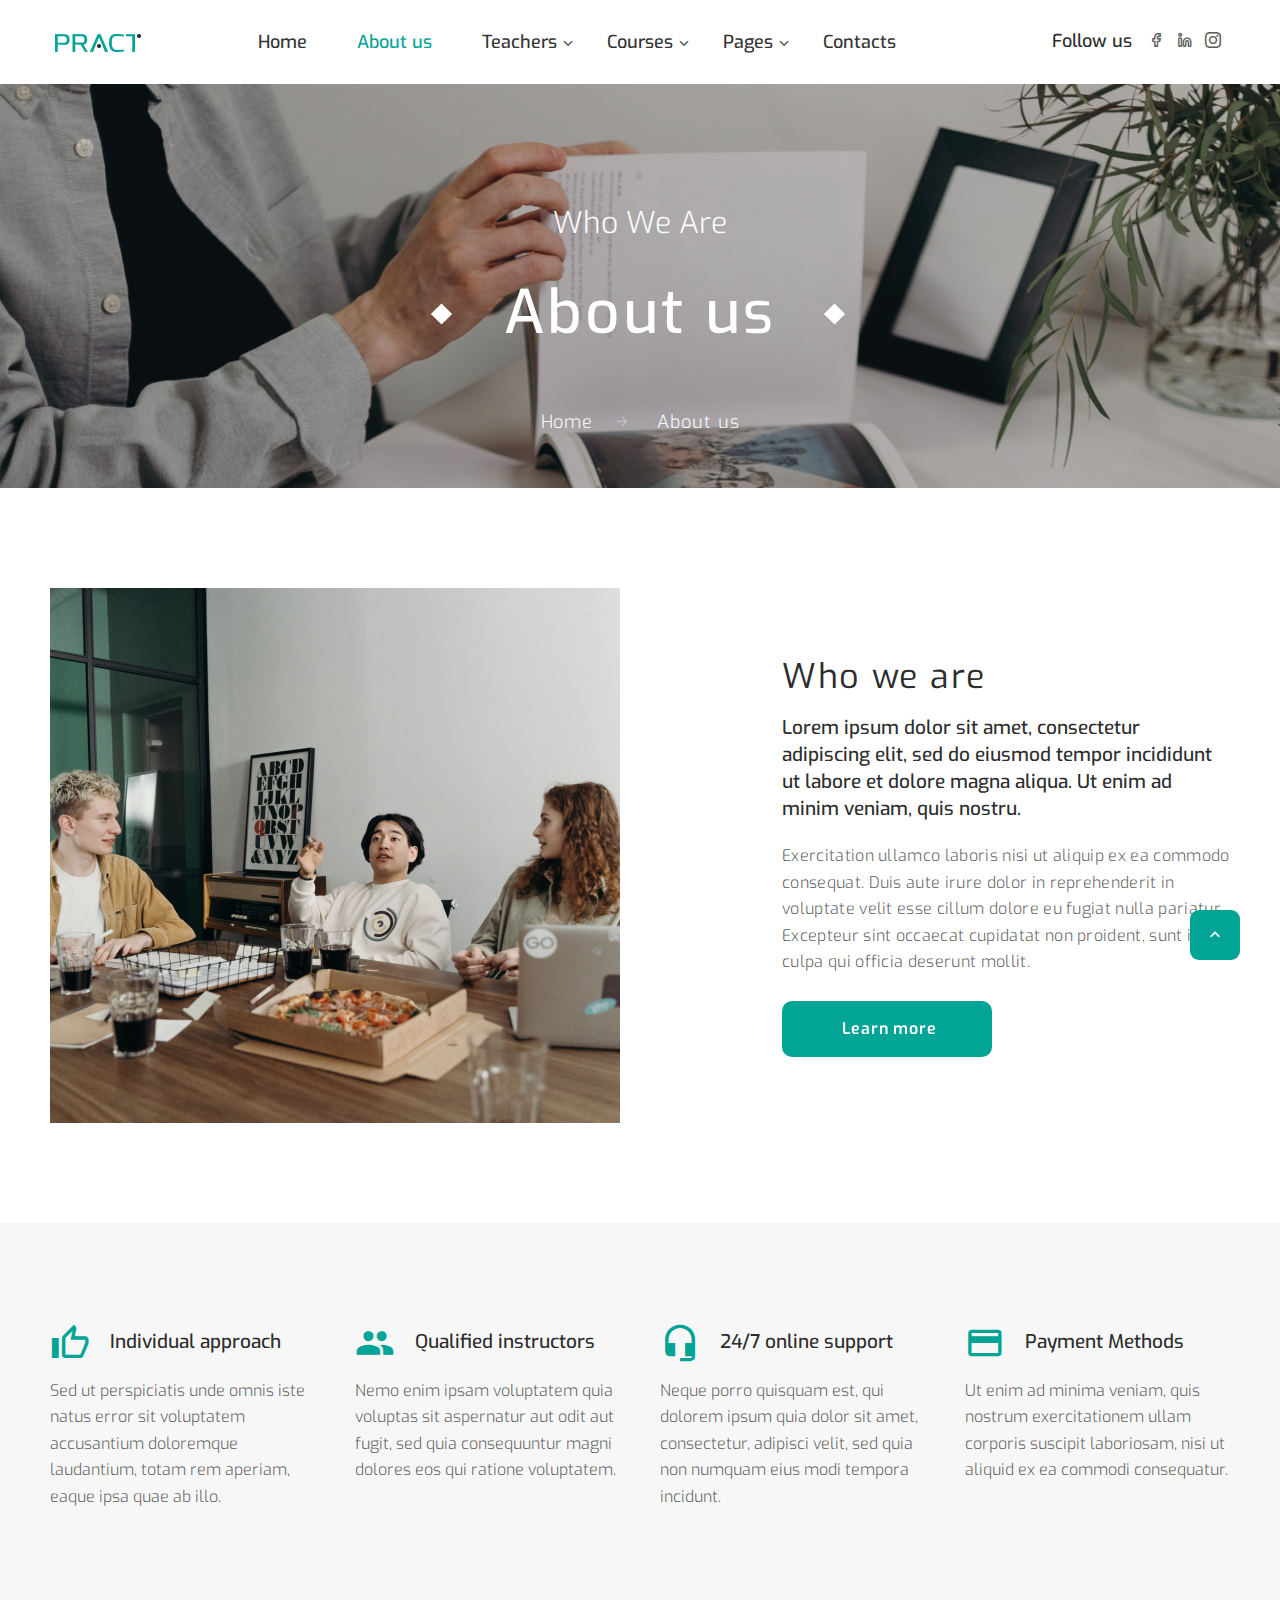
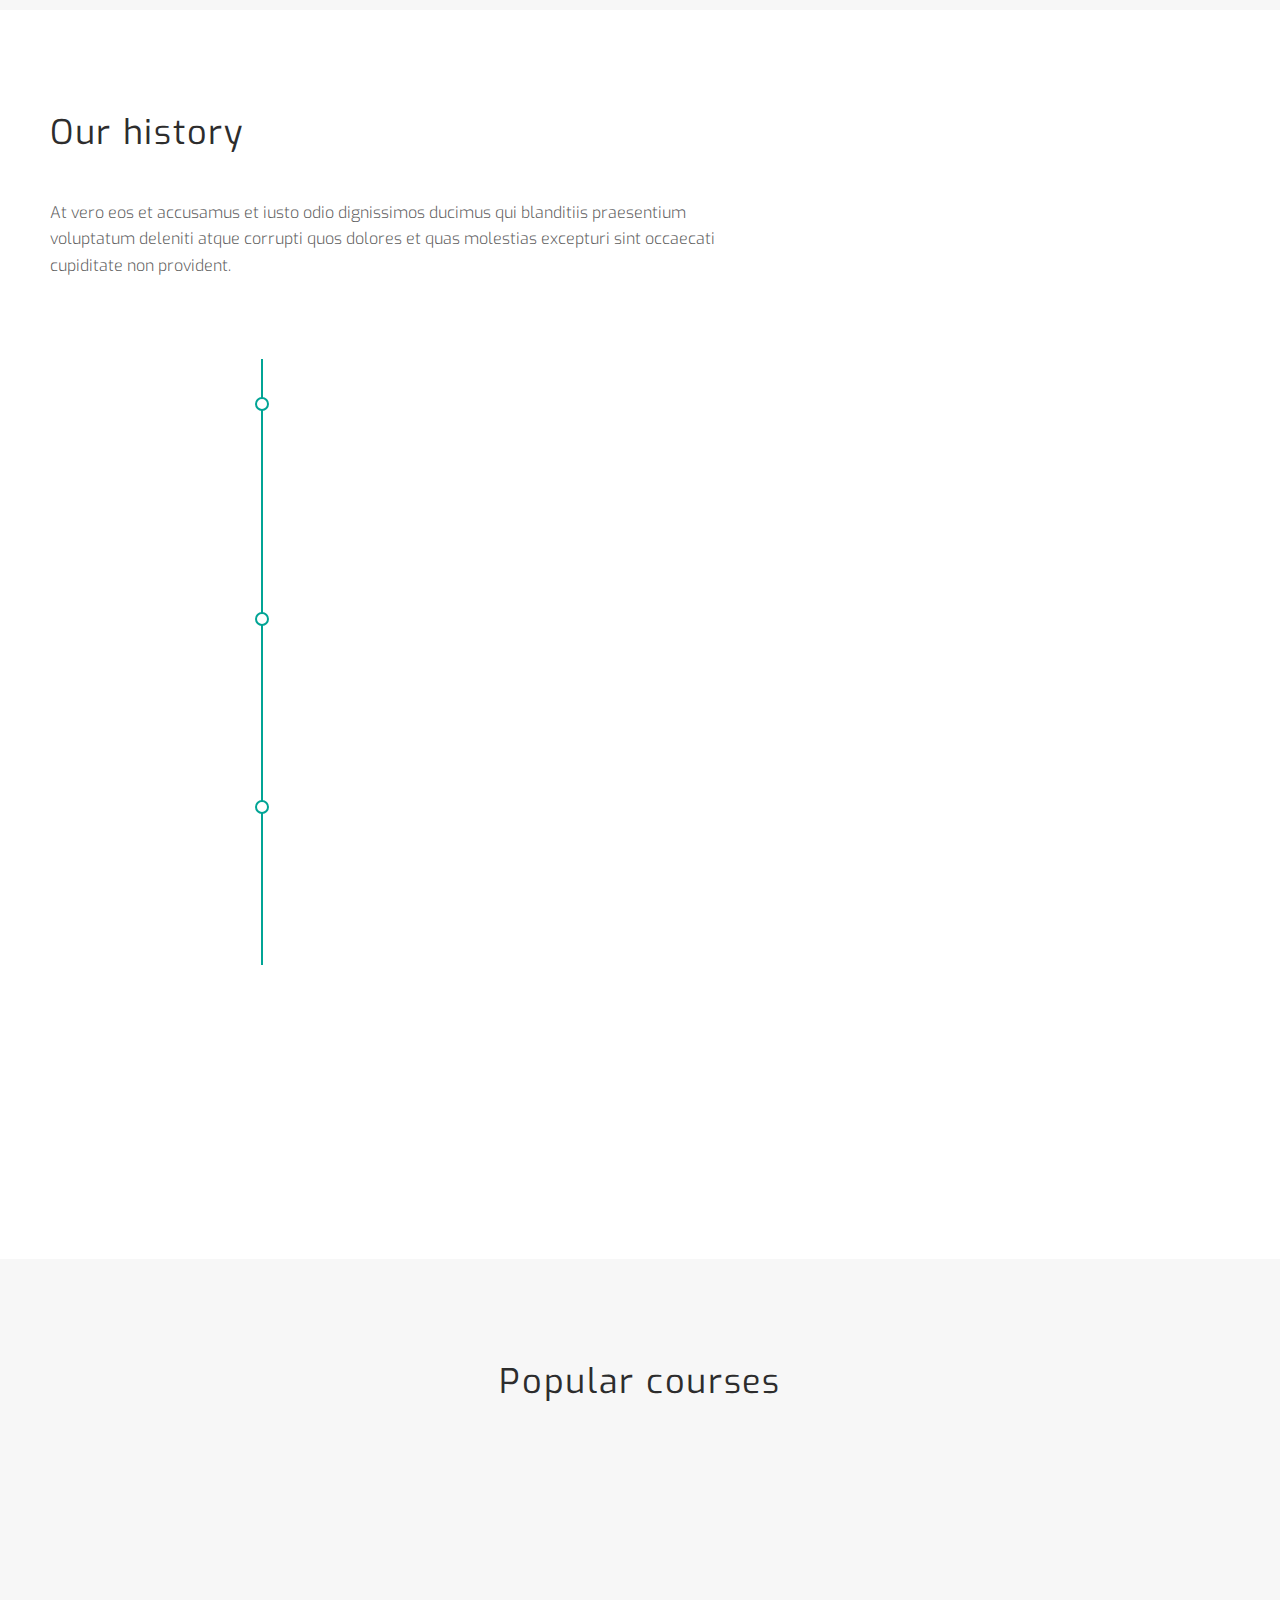
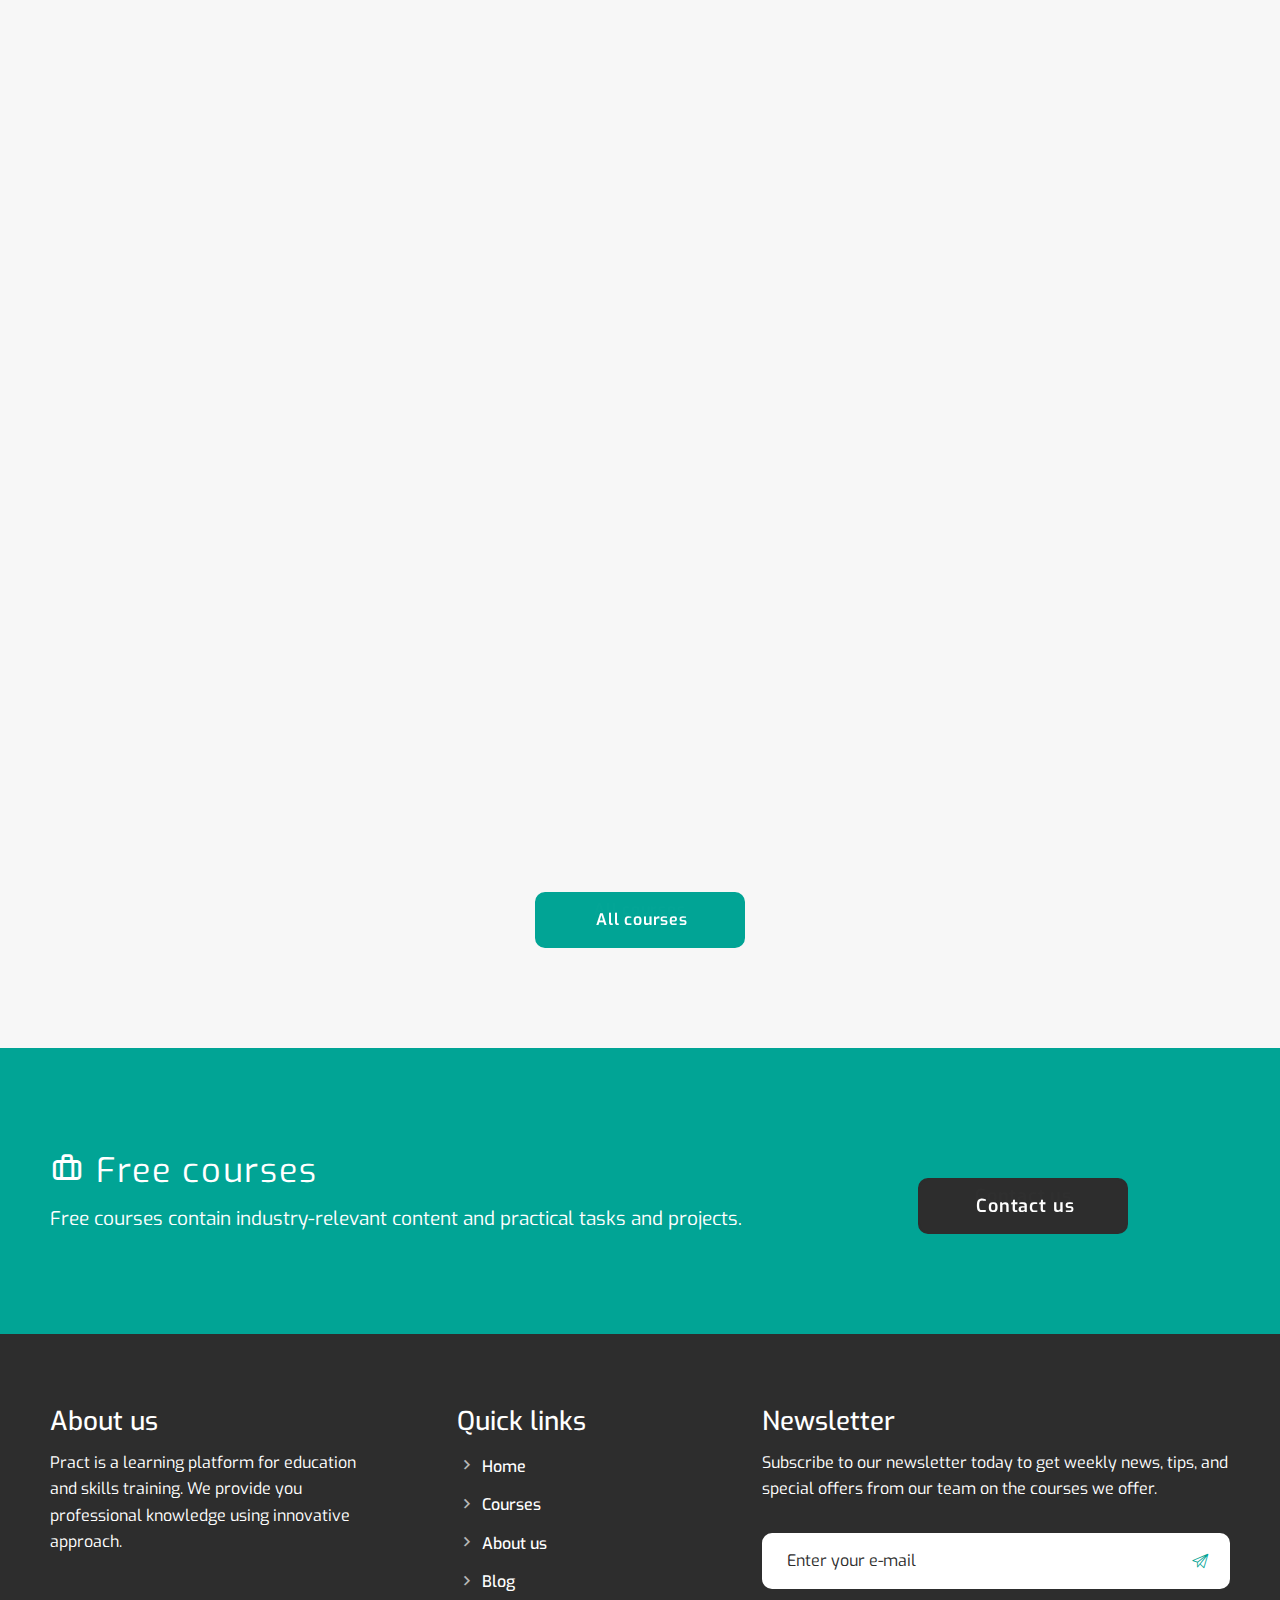
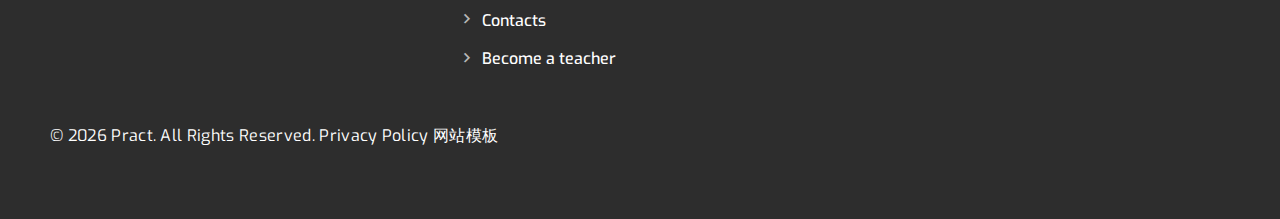
<file: about-us.html>
<!DOCTYPE html>
<html class="wide wow-animation" lang="en">
  <head>
    <!-- Site Title-->
    <title>About Us</title>
    <meta charset="utf-8">
    <meta name="viewport" content="width=device-width, height=device-height, initial-scale=1.0">
    <meta http-equiv="X-UA-Compatible" content="IE=edge">
    <link rel="icon" href="images/favicon.ico" type="image/x-icon">
    <link rel="stylesheet" type="text/css" href="https://fonts.googleapis.com/css2?family=Exo:wght@300;400;500;600;700&amp;display=swap">
    <link rel="stylesheet" href="css/bootstrap.css">
    <link rel="stylesheet" href="css/fonts.css">
    <link rel="stylesheet" href="css/style.css">
    <style>.ie-panel{display: none;background: #212121;padding: 10px 0;box-shadow: 3px 3px 5px 0 rgba(0,0,0,.3);clear: both;text-align:center;position: relative;z-index: 1;} html.ie-10 .ie-panel, html.lt-ie-10 .ie-panel {display: block;}</style>
  </head>
  <body>
    <div class="ie-panel"><a href="http://windows.microsoft.com/en-US/internet-explorer/"><img src="images/ie8-panel/warning_bar_0000_us.jpg" height="42" width="820" alt="You are using an outdated browser. For a faster, safer browsing experience, upgrade for free today."></a></div>
    <!-- Page preloader-->
    <div class="page-loader">
      <div class="preloader-inner">
        <svg class="preloader-svg" width="200" height="200" viewbox="0 0 100 100">
          <polyline class="line-cornered stroke-still" points="0,0 100,0 100,100" stroke-width="10" fill="none"></polyline>
          <polyline class="line-cornered stroke-still" points="0,0 0,100 100,100" stroke-width="10" fill="none"></polyline>
          <polyline class="line-cornered stroke-animation" points="0,0 100,0 100,100" stroke-width="10" fill="none"></polyline>
          <polyline class="line-cornered stroke-animation" points="0,0 0,100 100,100" stroke-width="10" fill="none"></polyline>
        </svg>
      </div>
    </div>
    <!-- Page-->
    <div class="page">
      <header class="section page-header">
        <!-- RD Navbar-->
        <div class="rd-navbar-wrap rd-navbar-centered">
          <nav class="rd-navbar" data-layout="rd-navbar-fixed" data-sm-layout="rd-navbar-fixed" data-md-layout="rd-navbar-fixed" data-lg-layout="rd-navbar-fixed" data-xl-layout="rd-navbar-static" data-xxl-layout="rd-navbar-static" data-xxxl-layout="rd-navbar-static" data-lg-device-layout="rd-navbar-fixed" data-xl-device-layout="rd-navbar-static" data-xxl-device-layout="rd-navbar-static" data-xxxl-device-layout="rd-navbar-static" data-stick-up-offset="1px" data-sm-stick-up-offset="1px" data-md-stick-up-offset="1px" data-lg-stick-up-offset="1px" data-xl-stick-up-offset="1px" data-xxl-stick-up-offset="1px" data-xxx-lstick-up-offset="1px" data-stick-up="true">
            <div class="rd-navbar-inner">
              <!-- RD Navbar Panel-->
              <div class="rd-navbar-panel">
                <!-- RD Navbar Toggle-->
                <button class="rd-navbar-toggle" data-rd-navbar-toggle=".rd-navbar-nav-wrap"><span></span></button>
                <!-- RD Navbar Brand-->
                <div class="rd-navbar-brand">
                  <!--Brand--><a class="brand-name" href="index.html"><img class="logo-default" src="images/logo-default-172x36.png" alt="" width="86" height="18" loading="lazy"/><img class="logo-inverse" src="images/logo-inverse-172x36.png" alt="" width="86" height="18" loading="lazy"/></a>
                </div>
              </div>
              <div class="rd-navbar-nav-wrap">
                <ul class="rd-navbar-nav">
                  <li class="rd-nav-item"><a class="rd-nav-link" href="index.html">Home</a>
                  </li>
                  <li class="rd-nav-item active"><a class="rd-nav-link" href="about-us.html">About us</a>
                  </li>
                  <li class="rd-nav-item"><a class="rd-nav-link" href="teachers.html">Teachers</a>
                    <ul class="rd-menu rd-navbar-dropdown">
                      <li class="rd-dropdown-item"><a class="rd-dropdown-link" href="single-teacher.html">Single teacher</a>
                      </li>
                    </ul>
                  </li>
                  <li class="rd-nav-item"><a class="rd-nav-link" href="courses.html">Courses</a>
                    <ul class="rd-menu rd-navbar-dropdown">
                      <li class="rd-dropdown-item"><a class="rd-dropdown-link" href="single-course.html">Single course</a>
                      </li>
                    </ul>
                  </li>
                  <li class="rd-nav-item"><a class="rd-nav-link" href="#">Pages</a>
                    <ul class="rd-menu rd-navbar-dropdown">
                      <li class="rd-dropdown-item"><a class="rd-dropdown-link" href="faqs.html">FAQs</a>
                      </li>
                      <li class="rd-dropdown-item"><a class="rd-dropdown-link" href="privacy-policy.html">Privacy policy</a>
                      </li>
                      <li class="rd-dropdown-item"><a class="rd-dropdown-link" href="404-page.html">404 page</a>
                      </li>
                      <li class="rd-dropdown-item"><a class="rd-dropdown-link" href="503-page.html">503 page</a>
                      </li>
                      <li class="rd-dropdown-item"><a class="rd-dropdown-link" href="buttons.html">Buttons</a>
                      </li>
                      <li class="rd-dropdown-item"><a class="rd-dropdown-link" href="forms.html">Forms</a>
                      </li>
                      <li class="rd-dropdown-item"><a class="rd-dropdown-link" href="grid-system.html">Grid system</a>
                      </li>
                      <li class="rd-dropdown-item"><a class="rd-dropdown-link" href="tables.html">Tables</a>
                      </li>
                      <li class="rd-dropdown-item"><a class="rd-dropdown-link" href="typography.html">Typography</a>
                      </li>
                    </ul>
                  </li>
                  <li class="rd-nav-item"><a class="rd-nav-link" href="contacts.html">Contacts</a>
                  </li>
                </ul>
              </div>
              <div class="rd-navbar-collapse-toggle" data-rd-navbar-toggle=".rd-navbar-collapse"><span></span></div>
              <div class="rd-navbar-aside-right rd-navbar-collapse">
                <div class="rd-navbar-social">
                  <div class="rd-navbar-social-text">Follow us</div>
                  <ul class="list-inline">
                    <li><a class="icon novi-icon icon-default icon-custom-facebook" href="#"></a></li>
                    <li><a class="icon novi-icon icon-default icon-custom-linkedin" href="#"></a></li>
                    <li><a class="icon novi-icon icon-default icon-custom-instagram" href="#"></a></li>
                  </ul>
                </div>
              </div>
            </div>
          </nav>
        </div>
      </header>
      <!-- Page Header-->
      <div class="section page-header breadcrumbs-custom-wrap bg-image bg-image-9">
        <!-- Breadcrumbs-->
        <section class="breadcrumbs-custom breadcrumbs-custom-svg">
          <div class="container">
            <p class="breadcrumbs-custom-subtitle">Who We Are</p>
            <p class="heading-1 breadcrumbs-custom-title">About us</p>
            <ul class="breadcrumbs-custom-path">
              <li><a href="index.html">Home</a></li>
              <li class="active">About us</li>
            </ul>
          </div>
        </section>

      </div>

      <!-- hi, we are brave-->
      <section class="section section-lg bg-default novi-bg novi-bg-img">
        <div class="container">
          <div class="row row-ten row-50 justify-content-md-center align-items-lg-center justify-content-xl-between flex-lg-row-reverse">
            <div class="col-md-8 col-lg-5 col-xl-4">
              <h3>Who we are</h3>
              <p class="heading-5">Lorem ipsum dolor sit amet, consectetur adipiscing elit, sed do eiusmod tempor incididunt ut labore et dolore magna aliqua. Ut enim ad minim veniam, quis nostru.</p>
              <p class="text-spacing-sm">Exercitation ullamco laboris nisi ut aliquip ex ea commodo consequat. Duis aute irure dolor in reprehenderit in voluptate velit esse cillum dolore eu fugiat nulla pariatur. Excepteur sint occaecat cupidatat non proident, sunt in culpa qui officia deserunt mollit.</p><a class="button button-primary button-nina" href="#">Learn more</a>
            </div>
            <div class="col-md-8 col-lg-5"><img src="images/about-us-01-570x535.jpg" alt="" width="570" height="535"/>
            </div>
          </div>
        </div>
      </section>

      <!-- Small Features-->
      <section class="section section-lg bg-gray-100 novi-bg novi-bg-img" data-preset='{"title":"Services 1","category":"services","reload":false,"id":"services-1"}'>
        <div class="container-wide">
          <div class="row row-50 justify-content-sm-center text-gray-light">
            <div class="col-sm-10 col-md-6 col-xl-3">
              <article class="box-minimal">
                <div class="box-minimal-header">
                  <div class="box-minimal-icon box-minimal-icon-lg novi-icon mdi mdi-thumb-up-outline"></div>
                  <h6 class="box-minimal-title">Individual approach</h6>
                </div>
                <p>Sed ut perspiciatis unde omnis iste natus error sit voluptatem accusantium doloremque laudantium, totam rem aperiam, eaque ipsa quae ab illo.</p>
              </article>
            </div>
            <div class="col-sm-10 col-md-6 col-xl-3">
              <article class="box-minimal">
                <div class="box-minimal-header">
                  <div class="box-minimal-icon box-minimal-icon-lg novi-icon mdi mdi-account-multiple"></div>
                  <h6 class="box-minimal-title">Qualified instructors</h6>
                </div>
                <p>Nemo enim ipsam voluptatem quia voluptas sit aspernatur aut odit aut fugit, sed quia consequuntur magni dolores eos qui ratione voluptatem.</p>
              </article>
            </div>
            <div class="col-sm-10 col-md-6 col-xl-3">
              <article class="box-minimal">
                <div class="box-minimal-header">
                  <div class="box-minimal-icon box-minimal-icon-lg novi-icon mdi mdi-headset"></div>
                  <h6 class="box-minimal-title">24/7 online support</h6>
                </div>
                <p>Neque porro quisquam est, qui dolorem ipsum quia dolor sit amet, consectetur, adipisci velit, sed quia non numquam eius modi tempora incidunt.</p>
              </article>
            </div>
            <div class="col-sm-10 col-md-6 col-xl-3">
              <article class="box-minimal">
                <div class="box-minimal-header">
                  <div class="box-minimal-icon box-minimal-icon-lg novi-icon mdi mdi-credit-card"></div>
                  <h6 class="box-minimal-title">Payment Methods</h6>
                </div>
                <p>Ut enim ad minima veniam, quis nostrum exercitationem ullam corporis suscipit laboriosam, nisi ut aliquid ex ea commodi consequatur.</p>
              </article>
            </div>
          </div>
        </div>
      </section>

      <!-- Our history-->
      <section class="section section-lg bg-default">
        <div class="container">
          <h3>Our history</h3>
          <div class="row row-ten row-50 justify-content-sm-center justify-content-xl-between">
            <div class="col-sm-9 col-md-12 col-xl-6">
              <p class="text-gray-light">At vero eos et accusamus et iusto odio dignissimos ducimus qui blanditiis praesentium voluptatum deleniti atque corrupti quos dolores et quas molestias excepturi sint occaecati cupiditate non provident.</p>
              <div class="time-line-vertical inset-md">
                <div class="time-line-vertical-element">
                  <div class="unit unit-sm flex-column flex-md-row unit-spacing-xxl">
                    <div class="unit-left">
                      <div class="time-line-time">
                        <time class="wow fadeInLeft" data-wow-delay=".0s" datetime="2020">April 2010</time>
                      </div>
                    </div>
                    <div class="unit-body">
                      <div class="time-line-content wow fadeInRight" data-wow-delay=".1s">
                        <h5>We gathered a team of knowledgeable and experienced IT industry instructors.</h5>
                        <p>Et harum quidem rerum facilis est et expedita distinctio. Nam libero tempore, cum soluta nobis est eligendi optio cumque nihil impedit quo minus id quod maxime placeat facere possimus.</p>
                      </div>
                    </div>
                  </div>
                </div>
                <div class="time-line-vertical-element">
                  <div class="unit flex-column flex-md-row unit-spacing-xxl">
                    <div class="unit-left">
                      <div class="time-line-time">
                        <time class="wow fadeInLeft" data-wow-delay=".1s" datetime="2020">September 2015</time>
                      </div>
                    </div>
                    <div class="unit-body">
                      <div class="time-line-content wow fadeInRight" data-wow-delay=".2s">
                        <h5>Extending the range of offered courses</h5>
                        <p>Omnis voluptas assumenda est, omnis dolor repellendus. Temporibus autem quibusdam et aut officiis debitis aut rerum necessitatibus saepe eveniet ut et voluptates repudiandae sint et molestiae</p>
                      </div>
                    </div>
                  </div>
                </div>
                <div class="time-line-vertical-element">
                  <div class="unit flex-column flex-md-row unit-spacing-xxl">
                    <div class="unit-left">
                      <div class="time-line-time">
                        <time class="wow fadeInLeft" data-wow-delay=".2s" datetime="2020">March 2021</time>
                      </div>
                    </div>
                    <div class="unit-body">
                      <div class="time-line-content wow fadeInRight" data-wow-delay=".3s">
                        <h5>Providing free & discounted online courses</h5>
                        <p>Lorem ipsum dolor sit amet, consectetur adipiscing elit, sed do eiusmod tempor incididunt ut labore et dolore magna aliqua. Ut enim ad minim veniam, quis nostrud exercitation ullamco.</p>
                      </div>
                    </div>
                  </div>
                </div>
              </div>
            </div>
            <div class="col-sm-9 col-md-12 col-xl-3">
              <div class="row row-30">
                <div class="col-md-6 col-xl-12 wow fadeInUp" data-wow-delay=".1s"><img src="images/about-us-2-420x280.jpg" alt="" width="420" height="280"/>
                </div>
                <div class="col-md-6 col-xl-12 wow fadeInUp" data-wow-delay=".2s"><img src="images/about-us-3-420x280.jpg" alt="" width="420" height="280"/>
                </div>
                <div class="col-md-6 col-xl-12 wow fadeInUp" data-wow-delay=".3s"><img src="images/about-us-4-420x280.jpg" alt="" width="420" height="280"/>
                </div>
                <div class="col-md-6 col-xl-12 wow fadeInUp" data-wow-delay=".3s"><img src="images/about-us-5-420x280.jpg" alt="" width="420" height="280"/>
                </div>
              </div>
            </div>
          </div>
        </div>
      </section>

      <!-- Popular courses-->
      <section class="section section-lg novi-bg novi-bg-img bg-gray-100">
        <div class="container">
          <h3 class="text-center">Popular courses</h3>
          <div class="row row-40 row-lg-50">
            <div class="col-sm-6 col-md-4 wow fadeInUp" data-wow-delay=".1s">
              <div class="box-project box-width-3">
                <div class="box-project-media"><img class="box-project-img" src="images/home-04-360x345.jpg" alt="" width="360" height="345" loading="lazy"/>
                </div>
                <div class="box-project-subtitle small">Business</div>
                <h6 class="box-project-title"><a href="single-course.html">Development of your business skills</a></h6>
                <div class="box-project-meta">
                  <div class="box-project-meta-item"><span class="box-project-meta-icon linearicons-clock3"></span><span class="box-project-meta-text">23 hours</span></div>
                  <div class="box-project-meta-item"><span class="box-project-meta-icon linearicons-credit-card"></span><span class="box-project-meta-text">$165</span></div>
                </div>
              </div>
            </div>
            <div class="col-sm-6 col-md-4 wow fadeInUp" data-wow-delay=".2s">
              <div class="box-project box-width-3">
                <div class="box-project-media"><img class="box-project-img" src="images/home-05-360x345.jpg" alt="" width="360" height="345" loading="lazy"/>
                </div>
                <div class="box-project-subtitle small">PROGRAMMING</div>
                <h6 class="box-project-title"><a href="single-course.html">Python programming</a></h6>
                <div class="box-project-meta">
                  <div class="box-project-meta-item"><span class="box-project-meta-icon linearicons-clock3"></span><span class="box-project-meta-text">46 hours</span></div>
                  <div class="box-project-meta-item"><span class="box-project-meta-icon linearicons-credit-card"></span><span class="box-project-meta-text">$290</span></div>
                </div>
              </div>
            </div>
            <div class="col-sm-6 col-md-4 wow fadeInUp" data-wow-delay=".3s">
              <div class="box-project box-width-3">
                <div class="box-project-media"><img class="box-project-img" src="images/home-06-360x345.jpg" alt="" width="360" height="345" loading="lazy"/>
                </div>
                <div class="box-project-subtitle small">Programming</div>
                <h6 class="box-project-title"><a href="single-course.html">Data structures and algorithms</a></h6>
                <div class="box-project-meta">
                  <div class="box-project-meta-item"><span class="box-project-meta-icon linearicons-clock3"></span><span class="box-project-meta-text">18 hours</span></div>
                  <div class="box-project-meta-item"><span class="box-project-meta-icon linearicons-credit-card"></span><span class="box-project-meta-text">$120</span></div>
                </div>
              </div>
            </div>
            <div class="col-sm-6 col-md-4 wow fadeInUp" data-wow-delay=".1s">
              <div class="box-project box-width-3">
                <div class="box-project-media"><img class="box-project-img" src="images/home-07-360x345.jpg" alt="" width="360" height="345" loading="lazy"/>
                </div>
                <div class="box-project-subtitle small">ARCHITECTURE, ART &amp; DESIGN</div>
                <h6 class="box-project-title"><a href="single-course.html">Global housing design</a></h6>
                <div class="box-project-meta">
                  <div class="box-project-meta-item"><span class="box-project-meta-icon linearicons-clock3"></span><span class="box-project-meta-text">34 hours</span></div>
                  <div class="box-project-meta-item"><span class="box-project-meta-icon linearicons-credit-card"></span><span class="box-project-meta-text">$195</span></div>
                </div>
              </div>
            </div>
            <div class="col-sm-6 col-md-4 wow fadeInUp" data-wow-delay=".2s">
              <div class="box-project box-width-3">
                <div class="box-project-media"><img class="box-project-img" src="images/home-08-360x345.jpg" alt="" width="360" height="345" loading="lazy"/>
                </div>
                <div class="box-project-subtitle small">Business</div>
                <h6 class="box-project-title"><a href="single-course.html">IT fundamentals for business</a></h6>
                <div class="box-project-meta">
                  <div class="box-project-meta-item"><span class="box-project-meta-icon linearicons-clock3"></span><span class="box-project-meta-text">8 hours</span></div>
                  <div class="box-project-meta-item"><span class="box-project-meta-icon linearicons-credit-card"></span><span class="box-project-meta-text">$75</span></div>
                </div>
              </div>
            </div>
            <div class="col-sm-6 col-md-4 wow fadeInUp" data-wow-delay=".3s">
              <div class="box-project box-width-3">
                <div class="box-project-media"><img class="box-project-img" src="images/home-09-360x345.jpg" alt="" width="360" height="345" loading="lazy"/>
                </div>
                <div class="box-project-subtitle small">Marketing</div>
                <h6 class="box-project-title"><a href="single-course.html">Online marketing: SEO and SMM</a></h6>
                <div class="box-project-meta">
                  <div class="box-project-meta-item"><span class="box-project-meta-icon linearicons-clock3"></span><span class="box-project-meta-text">43 hours</span></div>
                  <div class="box-project-meta-item"><span class="box-project-meta-icon linearicons-credit-card"></span><span class="box-project-meta-text">$145</span></div>
                </div>
              </div>
            </div>
            <div class="col-12 text-center mt-2 mt-xl-4"><a class="button button-primary button-nina" href="courses.html">All courses</a></div>
          </div>
        </div>
      </section>

      <section class="section section-md bg-accent text-center text-md-start">
        <div class="container">
          <div class="row">
            <div class="col-xl-11">
              <div class="box-cta box-cta-inline">
                <div class="box-cta-inner">
                  <h3 class="box-cta-title"><span class="box-cta-icon icon-custom-briefcase"></span><span>Free courses</span></h3>
                  <p>Free courses contain industry-relevant content and practical tasks and projects.</p>
                </div>
                <div class="box-cta-inner"><a class="button button-dark button-nina" href="contacts.html">Contact us</a></div>
              </div>
            </div>
          </div>
        </div>
      </section>
      <!-- Page Footer-->
      <footer class="section novi-bg novi-bg-img footer-simple">
        <div class="container">
          <div class="row row-40">
            <div class="col-md-4">
              <h4>About us</h4>
              <p class="me-xl-5">Pract is a learning platform for education and skills training. We provide you professional knowledge using innovative approach.</p>
            </div>
            <div class="col-md-3">
              <h4>Quick links</h4>
              <ul class="list-marked">
                <li><a href="index.html">Home</a></li>
                <li><a href="courses.html">Courses</a></li>
                <li><a href="about-us.html">About us</a></li>
                <li><a href="#">Blog</a></li>
                <li><a href="contacts.html">Contacts</a></li>
                <li><a href="#">Become a teacher</a></li>
              </ul>
            </div>
            <div class="col-md-5">
              <h4>Newsletter</h4>
              <p>Subscribe to our newsletter today to get weekly news, tips, and special offers from our team on the courses we offer.</p>
              <form class="rd-mailform rd-form-boxed" data-form-output="form-output-global" data-form-type="subscribe" method="post" action="bat/rd-mailform.php">
                <div class="form-wrap">
                  <input class="form-input" type="email" name="email" data-constraints="@Email @Required" id="footer-mail">
                  <label class="form-label" for="footer-mail">Enter your e-mail</label>
                </div>
                <button class="form-button linearicons-paper-plane"></button>
              </form>
            </div>
          </div>
          <p class="rights"><span>&copy;&nbsp;</span><span class="copyright-year"></span><span>&nbsp;</span><span>Pract</span><span>.&nbsp;All Rights Reserved.&nbsp;</span><a href="privacy-policy.html">Privacy Policy</a> <a target="_blank" href="https://www.mobanwang.com/" title="网站模板">网站模板</a></p>
        </div>
      </footer>
    </div>
    <!-- Global Mailform Output-->
    <div class="snackbars" id="form-output-global"></div>
    <!-- Javascript-->
    <script src="js/core.min.js"></script>
    <script src="js/script.js"></script>
  </body>
</html>
</file>
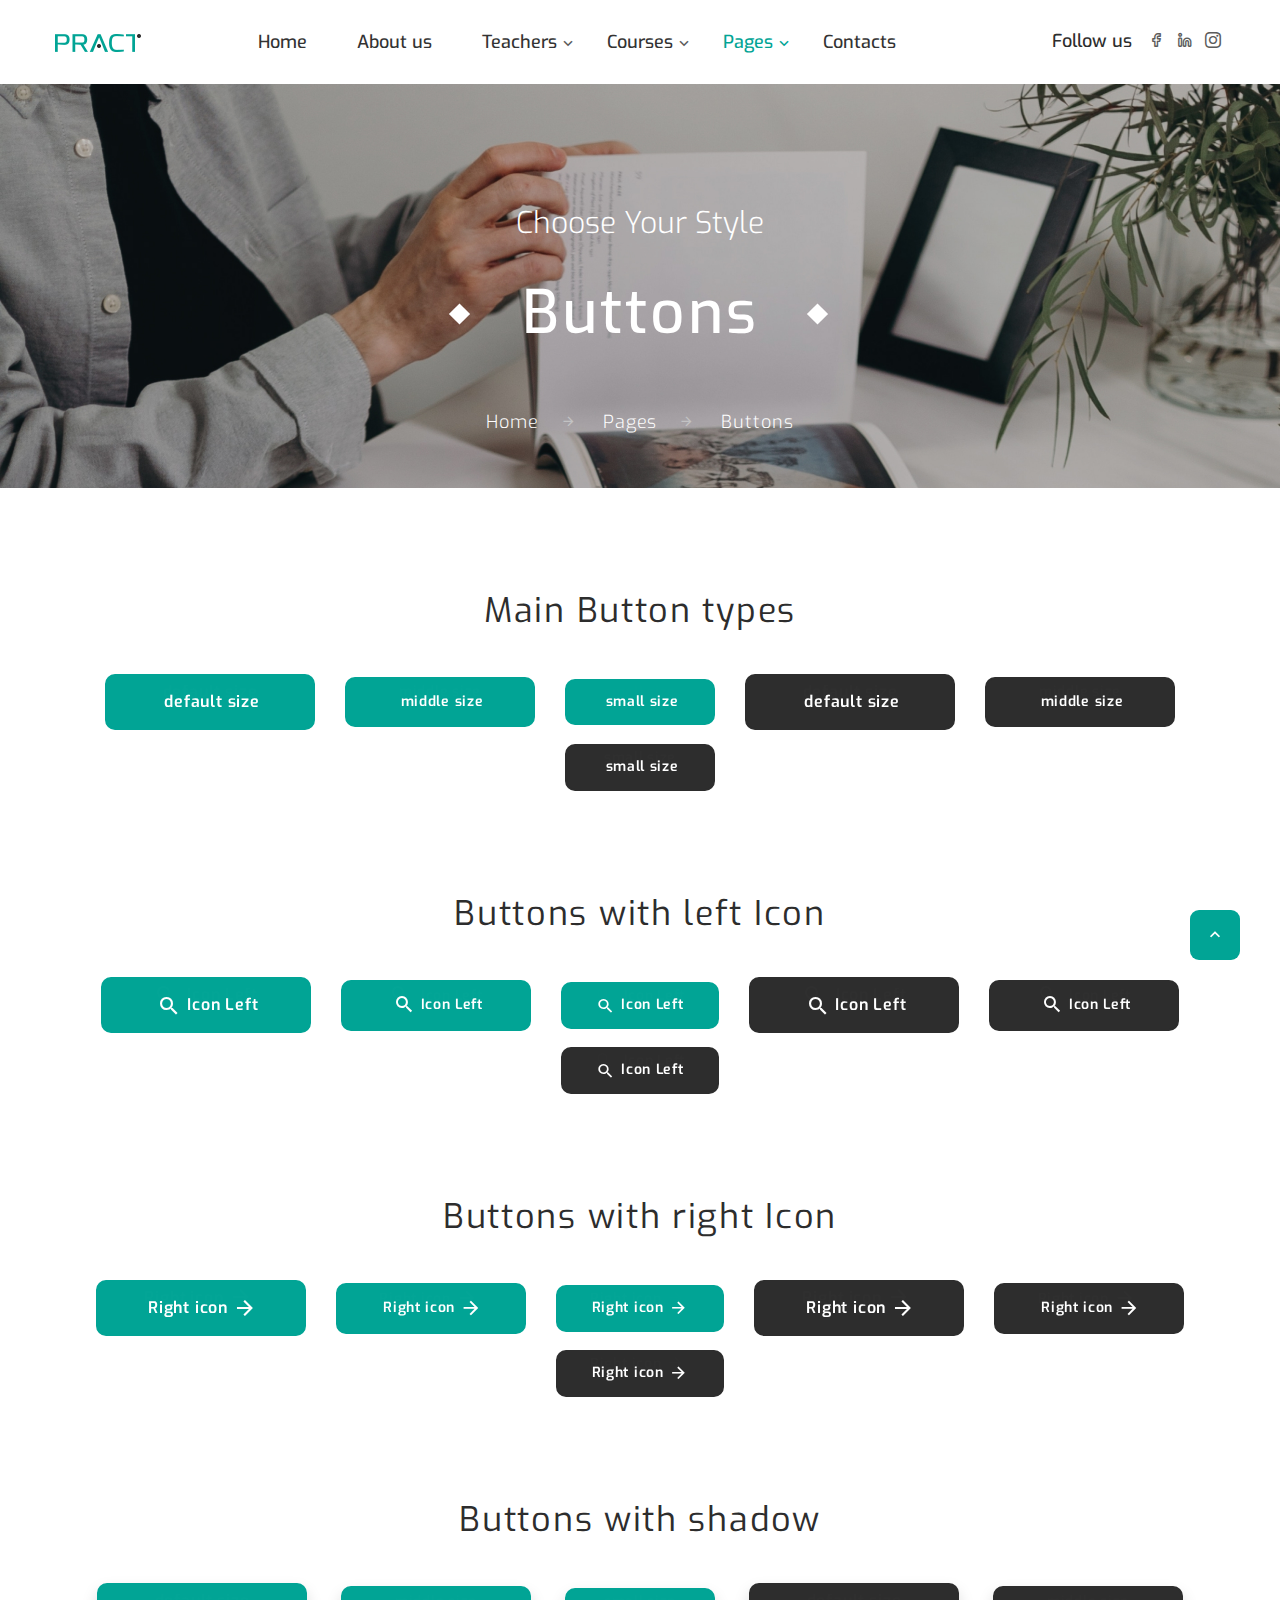
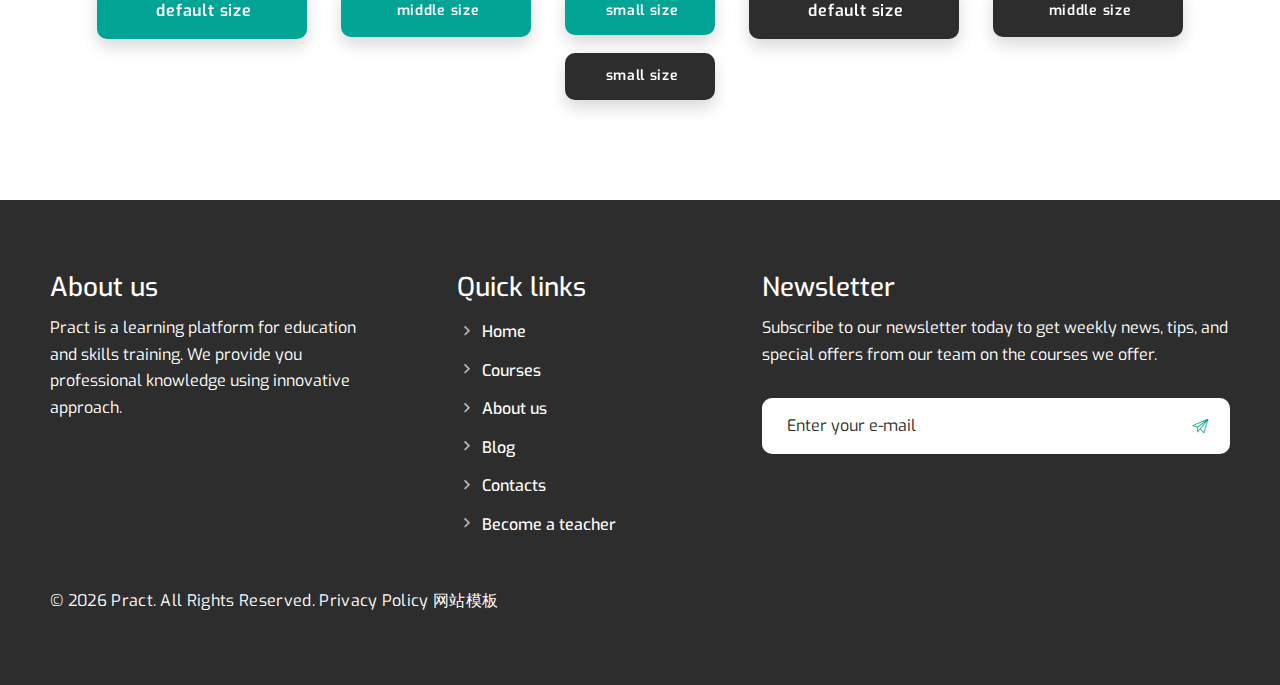
<file: buttons.html>
<!DOCTYPE html>
<html class="wide wow-animation" lang="en">
  <head>
    <!-- Site Title-->
    <title>Buttons</title>
    <meta charset="utf-8">
    <meta name="viewport" content="width=device-width, height=device-height, initial-scale=1.0">
    <meta http-equiv="X-UA-Compatible" content="IE=edge">
    <link rel="icon" href="images/favicon.ico" type="image/x-icon">
    <link rel="stylesheet" type="text/css" href="https://fonts.googleapis.com/css2?family=Exo:wght@300;400;500;600;700&amp;display=swap">
    <link rel="stylesheet" href="css/bootstrap.css">
    <link rel="stylesheet" href="css/fonts.css">
    <link rel="stylesheet" href="css/style.css">
    <style>.ie-panel{display: none;background: #212121;padding: 10px 0;box-shadow: 3px 3px 5px 0 rgba(0,0,0,.3);clear: both;text-align:center;position: relative;z-index: 1;} html.ie-10 .ie-panel, html.lt-ie-10 .ie-panel {display: block;}</style>
  </head>
  <body>
    <div class="ie-panel"><a href="http://windows.microsoft.com/en-US/internet-explorer/"><img src="images/ie8-panel/warning_bar_0000_us.jpg" height="42" width="820" alt="You are using an outdated browser. For a faster, safer browsing experience, upgrade for free today."></a></div>
    <!-- Page preloader-->
    <div class="page-loader">
      <div class="preloader-inner">
        <svg class="preloader-svg" width="200" height="200" viewbox="0 0 100 100">
          <polyline class="line-cornered stroke-still" points="0,0 100,0 100,100" stroke-width="10" fill="none"></polyline>
          <polyline class="line-cornered stroke-still" points="0,0 0,100 100,100" stroke-width="10" fill="none"></polyline>
          <polyline class="line-cornered stroke-animation" points="0,0 100,0 100,100" stroke-width="10" fill="none"></polyline>
          <polyline class="line-cornered stroke-animation" points="0,0 0,100 100,100" stroke-width="10" fill="none"></polyline>
        </svg>
      </div>
    </div>
    <!-- Page-->
    <div class="page">
      <header class="section page-header">
        <!-- RD Navbar-->
        <div class="rd-navbar-wrap rd-navbar-centered">
          <nav class="rd-navbar" data-layout="rd-navbar-fixed" data-sm-layout="rd-navbar-fixed" data-md-layout="rd-navbar-fixed" data-lg-layout="rd-navbar-fixed" data-xl-layout="rd-navbar-static" data-xxl-layout="rd-navbar-static" data-xxxl-layout="rd-navbar-static" data-lg-device-layout="rd-navbar-fixed" data-xl-device-layout="rd-navbar-static" data-xxl-device-layout="rd-navbar-static" data-xxxl-device-layout="rd-navbar-static" data-stick-up-offset="1px" data-sm-stick-up-offset="1px" data-md-stick-up-offset="1px" data-lg-stick-up-offset="1px" data-xl-stick-up-offset="1px" data-xxl-stick-up-offset="1px" data-xxx-lstick-up-offset="1px" data-stick-up="true">
            <div class="rd-navbar-inner">
              <!-- RD Navbar Panel-->
              <div class="rd-navbar-panel">
                <!-- RD Navbar Toggle-->
                <button class="rd-navbar-toggle" data-rd-navbar-toggle=".rd-navbar-nav-wrap"><span></span></button>
                <!-- RD Navbar Brand-->
                <div class="rd-navbar-brand">
                  <!--Brand--><a class="brand-name" href="index.html"><img class="logo-default" src="images/logo-default-172x36.png" alt="" width="86" height="18" loading="lazy"/><img class="logo-inverse" src="images/logo-inverse-172x36.png" alt="" width="86" height="18" loading="lazy"/></a>
                </div>
              </div>
              <div class="rd-navbar-nav-wrap">
                <ul class="rd-navbar-nav">
                  <li class="rd-nav-item"><a class="rd-nav-link" href="index.html">Home</a>
                  </li>
                  <li class="rd-nav-item"><a class="rd-nav-link" href="about-us.html">About us</a>
                  </li>
                  <li class="rd-nav-item"><a class="rd-nav-link" href="teachers.html">Teachers</a>
                    <ul class="rd-menu rd-navbar-dropdown">
                      <li class="rd-dropdown-item"><a class="rd-dropdown-link" href="single-teacher.html">Single teacher</a>
                      </li>
                    </ul>
                  </li>
                  <li class="rd-nav-item"><a class="rd-nav-link" href="courses.html">Courses</a>
                    <ul class="rd-menu rd-navbar-dropdown">
                      <li class="rd-dropdown-item"><a class="rd-dropdown-link" href="single-course.html">Single course</a>
                      </li>
                    </ul>
                  </li>
                  <li class="rd-nav-item active"><a class="rd-nav-link" href="#">Pages</a>
                    <ul class="rd-menu rd-navbar-dropdown">
                      <li class="rd-dropdown-item"><a class="rd-dropdown-link" href="faqs.html">FAQs</a>
                      </li>
                      <li class="rd-dropdown-item"><a class="rd-dropdown-link" href="privacy-policy.html">Privacy policy</a>
                      </li>
                      <li class="rd-dropdown-item"><a class="rd-dropdown-link" href="404-page.html">404 page</a>
                      </li>
                      <li class="rd-dropdown-item"><a class="rd-dropdown-link" href="503-page.html">503 page</a>
                      </li>
                      <li class="rd-dropdown-item active"><a class="rd-dropdown-link" href="buttons.html">Buttons</a>
                      </li>
                      <li class="rd-dropdown-item"><a class="rd-dropdown-link" href="forms.html">Forms</a>
                      </li>
                      <li class="rd-dropdown-item"><a class="rd-dropdown-link" href="grid-system.html">Grid system</a>
                      </li>
                      <li class="rd-dropdown-item"><a class="rd-dropdown-link" href="tables.html">Tables</a>
                      </li>
                      <li class="rd-dropdown-item"><a class="rd-dropdown-link" href="typography.html">Typography</a>
                      </li>
                    </ul>
                  </li>
                  <li class="rd-nav-item"><a class="rd-nav-link" href="contacts.html">Contacts</a>
                  </li>
                </ul>
              </div>
              <div class="rd-navbar-collapse-toggle" data-rd-navbar-toggle=".rd-navbar-collapse"><span></span></div>
              <div class="rd-navbar-aside-right rd-navbar-collapse">
                <div class="rd-navbar-social">
                  <div class="rd-navbar-social-text">Follow us</div>
                  <ul class="list-inline">
                    <li><a class="icon novi-icon icon-default icon-custom-facebook" href="#"></a></li>
                    <li><a class="icon novi-icon icon-default icon-custom-linkedin" href="#"></a></li>
                    <li><a class="icon novi-icon icon-default icon-custom-instagram" href="#"></a></li>
                  </ul>
                </div>
              </div>
            </div>
          </nav>
        </div>
      </header>
      <div class="section page-header breadcrumbs-custom-wrap bg-image bg-image-9">
        <!-- Breadcrumbs-->
        <section class="breadcrumbs-custom breadcrumbs-custom-svg">
          <div class="container">
            <p class="breadcrumbs-custom-subtitle">Choose Your Style</p>
            <p class="heading-1 breadcrumbs-custom-title">Buttons</p>
            <ul class="breadcrumbs-custom-path">
              <li><a href="index.html">Home</a></li>
              <li><a href="#">Pages</a></li>
              <li class="active">Buttons</li>
            </ul>
          </div>
        </section>

      </div>

      <!-- Main Button types-->
      <section class="section section-lg bg-default text-center">
        <div class="container container-fullwidth">
          <h3>Main Button types</h3>
          <div class="custom-wrap-1">
            <div class="group-md group-middle button-group">
              <div class="button button-primary button-nina">default size</div>
              <div class="button button-sm button-primary button-nina">middle size</div>
              <div class="button button-xs button-primary button-nina">small size</div>
              <div class="button button-dark button-nina">default size</div>
              <div class="button button-sm button-dark button-nina">middle size</div>
              <div class="button button-xs button-dark button-nina">small size</div>
            </div>
          </div>
        </div>
      </section>

      <!-- Buttons with left Icon-->
      <section class="section section-lg bg-default text-center">
        <div class="container container-fullwidth">
          <h3>Buttons with left Icon</h3>
          <div class="custom-wrap-1">
            <div class="group-md group-middle button-group">
              <div class="button button-icon button-icon-left button-primary button-nina"><span class="icon mdi mdi-magnify"></span>Icon Left</div>
              <div class="button button-icon button-icon-left button-sm button-primary button-nina"><span class="icon mdi mdi-magnify"></span>Icon Left</div>
              <div class="button button-icon button-icon-left button-xs button-primary button-nina"><span class="icon mdi mdi-magnify"></span>Icon Left</div>
              <div class="button button-icon button-icon-left button-dark button-nina"><span class="icon mdi mdi-magnify"></span>Icon Left</div>
              <div class="button button-icon button-icon-left button-sm button-dark button-nina"><span class="icon mdi mdi-magnify"></span>Icon Left</div>
              <div class="button button-icon button-icon-left button-xs button-dark button-nina"><span class="icon mdi mdi-magnify"></span>Icon Left</div>
            </div>
          </div>
        </div>
      </section>

      <!-- Buttons with right Icon-->
      <section class="section section-lg bg-default text-center">
        <div class="container container-fullwidth">
          <h3>Buttons with right Icon</h3>
          <div class="custom-wrap-1">
            <div class="group-md group-middle button-group">
              <div class="button button-icon button-icon-right button-primary button-nina">Right icon<span class="icon mdi mdi-arrow-right"></span></div>
              <div class="button button-icon button-icon-right button-sm button-primary button-nina">Right icon<span class="icon mdi mdi-arrow-right"></span></div>
              <div class="button button-icon button-icon-right button-xs button-primary button-nina">Right icon<span class="icon mdi mdi-arrow-right"></span></div>
              <div class="button button-icon button-icon-right button-dark button-nina">Right icon<span class="icon mdi mdi-arrow-right"></span></div>
              <div class="button button-icon button-icon-right button-sm button-dark button-nina">Right icon<span class="icon mdi mdi-arrow-right"></span></div>
              <div class="button button-icon button-icon-right button-xs button-dark button-nina">Right icon<span class="icon mdi mdi-arrow-right"></span></div>
            </div>
          </div>
        </div>
      </section>

      <!-- Alternative Buttons with left Icon-->
      <section class="section section-lg bg-default text-center">
        <div class="container container-fullwidth">
          <h3>Buttons with shadow</h3>
          <div class="custom-wrap-1">
            <div class="group-md button-group">
              <div class="button button-primary button-nina button-shadow">default size</div>
              <div class="button button-sm button-primary button-nina button-shadow">middle size</div>
              <div class="button button-xs button-primary button-nina button-shadow">small size</div>
              <div class="button button-dark button-nina button-shadow">default size</div>
              <div class="button button-sm button-dark button-nina button-shadow">middle size</div>
              <div class="button button-xs button-dark button-nina button-shadow">small size</div>
            </div>
          </div>
        </div>
      </section>

      <!-- Page Footer-->
      <footer class="section novi-bg novi-bg-img footer-simple">
        <div class="container">
          <div class="row row-40">
            <div class="col-md-4">
              <h4>About us</h4>
              <p class="me-xl-5">Pract is a learning platform for education and skills training. We provide you professional knowledge using innovative approach.</p>
            </div>
            <div class="col-md-3">
              <h4>Quick links</h4>
              <ul class="list-marked">
                <li><a href="index.html">Home</a></li>
                <li><a href="courses.html">Courses</a></li>
                <li><a href="about-us.html">About us</a></li>
                <li><a href="#">Blog</a></li>
                <li><a href="contacts.html">Contacts</a></li>
                <li><a href="#">Become a teacher</a></li>
              </ul>
            </div>
            <div class="col-md-5">
              <h4>Newsletter</h4>
              <p>Subscribe to our newsletter today to get weekly news, tips, and special offers from our team on the courses we offer.</p>
              <form class="rd-mailform rd-form-boxed" data-form-output="form-output-global" data-form-type="subscribe" method="post" action="bat/rd-mailform.php">
                <div class="form-wrap">
                  <input class="form-input" type="email" name="email" data-constraints="@Email @Required" id="footer-mail">
                  <label class="form-label" for="footer-mail">Enter your e-mail</label>
                </div>
                <button class="form-button linearicons-paper-plane"></button>
              </form>
            </div>
          </div>
          <p class="rights"><span>&copy;&nbsp;</span><span class="copyright-year"></span><span>&nbsp;</span><span>Pract</span><span>.&nbsp;All Rights Reserved.&nbsp;</span><a href="privacy-policy.html">Privacy Policy</a> <a target="_blank" href="https://www.mobanwang.com/" title="网站模板">网站模板</a></p>
        </div>
      </footer>
    </div>
    <!-- Global Mailform Output-->
    <div class="snackbars" id="form-output-global"></div>
    <!-- Javascript-->
    <script src="js/core.min.js"></script>
    <script src="js/script.js"></script>
  </body>
</html>
</file>
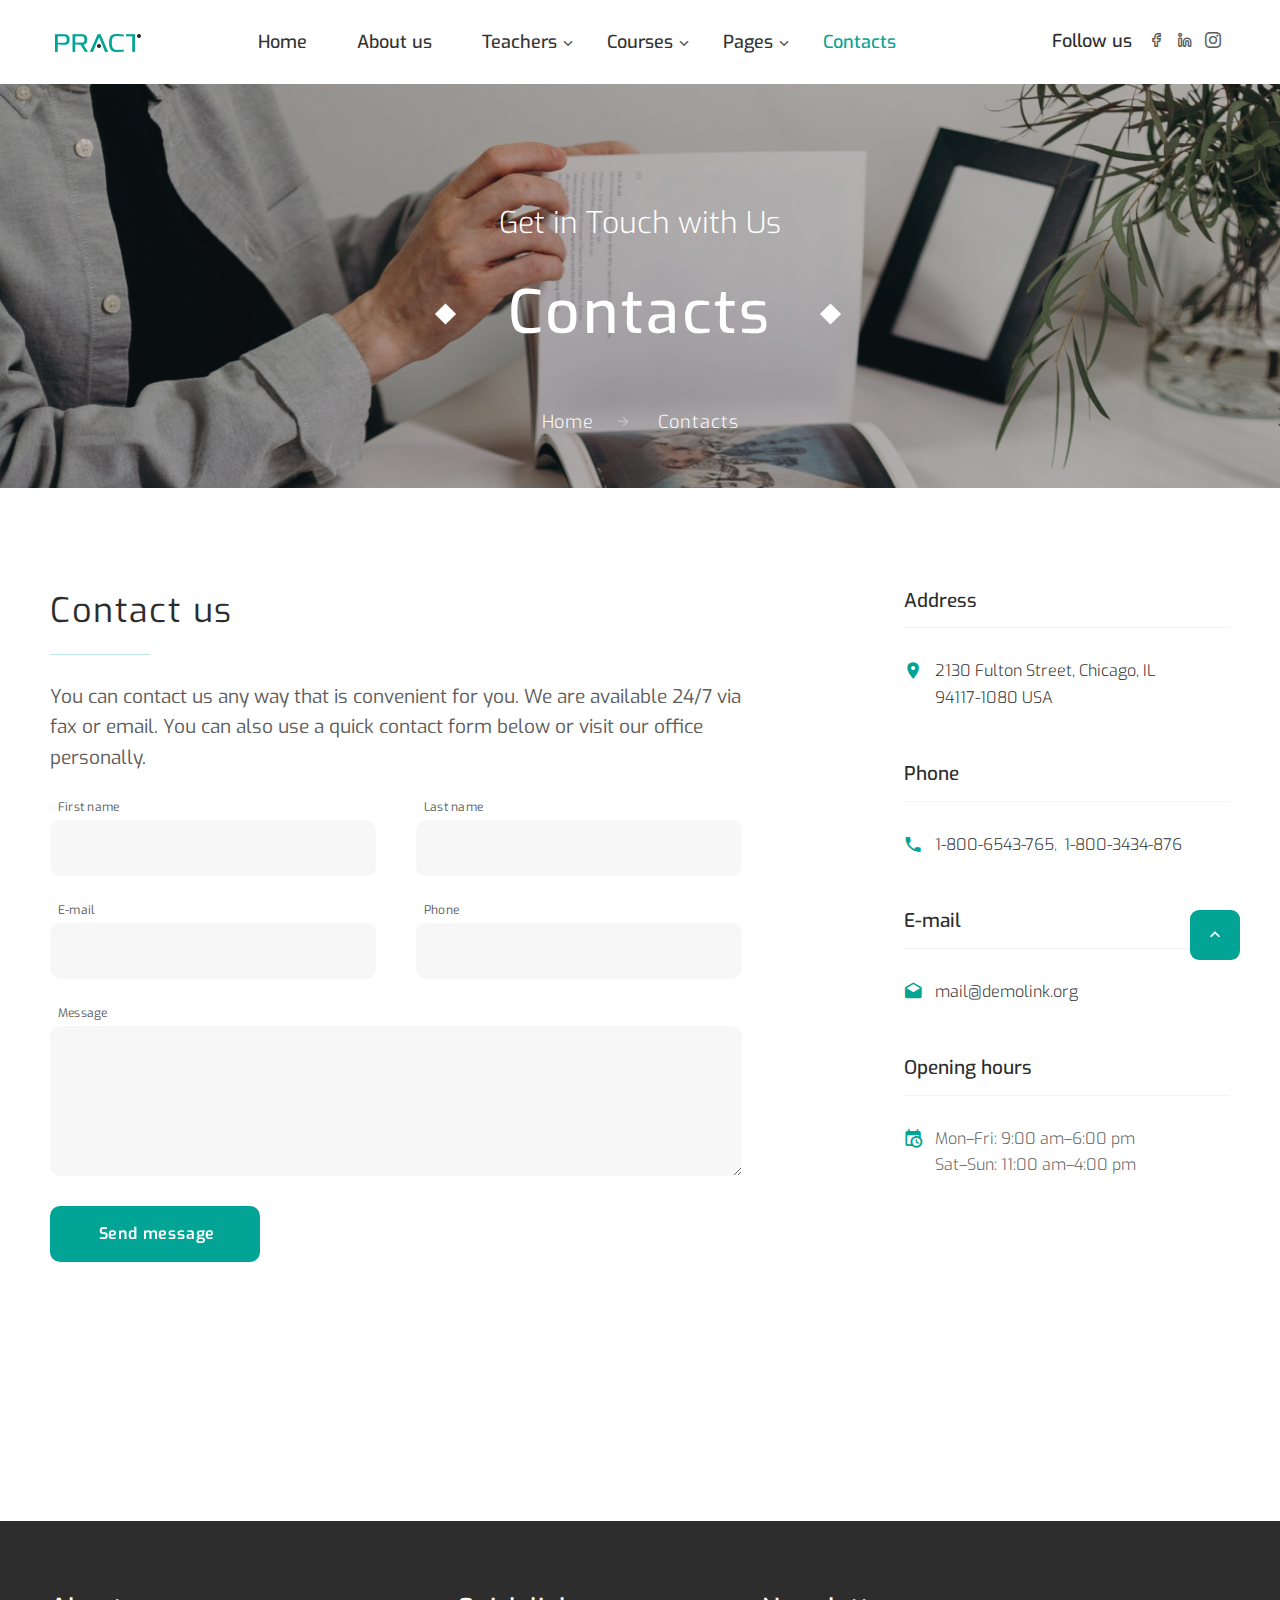
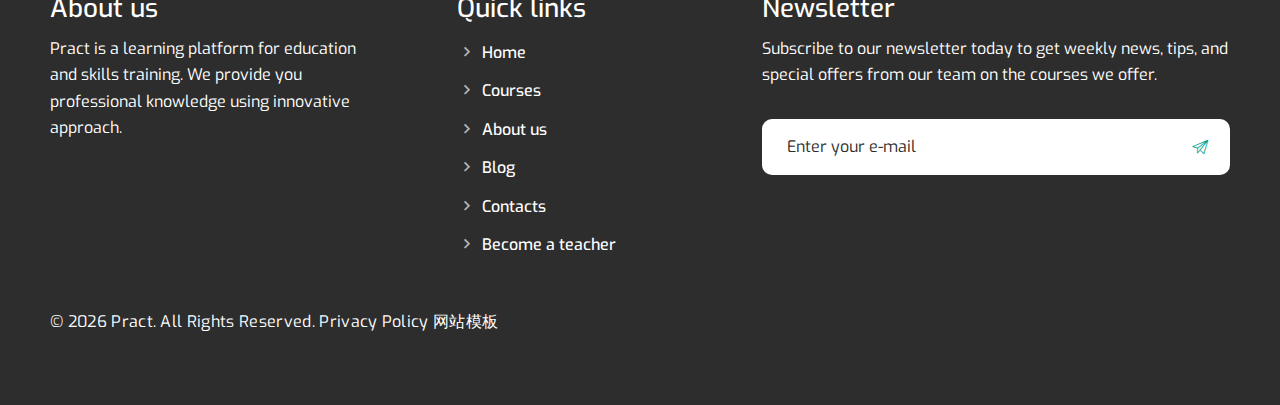
<file: contacts.html>
<!DOCTYPE html>
<html class="wide wow-animation" lang="en">
  <head>
    <!-- Site Title-->
    <title>Contacts</title>
    <meta charset="utf-8">
    <meta name="viewport" content="width=device-width, height=device-height, initial-scale=1.0">
    <meta http-equiv="X-UA-Compatible" content="IE=edge">
    <link rel="icon" href="images/favicon.ico" type="image/x-icon">
    <link rel="stylesheet" type="text/css" href="https://fonts.googleapis.com/css2?family=Exo:wght@300;400;500;600;700&amp;display=swap">
    <link rel="stylesheet" href="css/bootstrap.css">
    <link rel="stylesheet" href="css/fonts.css">
    <link rel="stylesheet" href="css/style.css">
    <style>.ie-panel{display: none;background: #212121;padding: 10px 0;box-shadow: 3px 3px 5px 0 rgba(0,0,0,.3);clear: both;text-align:center;position: relative;z-index: 1;} html.ie-10 .ie-panel, html.lt-ie-10 .ie-panel {display: block;}</style>
  </head>
  <body>
    <div class="ie-panel"><a href="http://windows.microsoft.com/en-US/internet-explorer/"><img src="images/ie8-panel/warning_bar_0000_us.jpg" height="42" width="820" alt="You are using an outdated browser. For a faster, safer browsing experience, upgrade for free today."></a></div>
    <!-- Page preloader-->
    <div class="page-loader">
      <div class="preloader-inner">
        <svg class="preloader-svg" width="200" height="200" viewbox="0 0 100 100">
          <polyline class="line-cornered stroke-still" points="0,0 100,0 100,100" stroke-width="10" fill="none"></polyline>
          <polyline class="line-cornered stroke-still" points="0,0 0,100 100,100" stroke-width="10" fill="none"></polyline>
          <polyline class="line-cornered stroke-animation" points="0,0 100,0 100,100" stroke-width="10" fill="none"></polyline>
          <polyline class="line-cornered stroke-animation" points="0,0 0,100 100,100" stroke-width="10" fill="none"></polyline>
        </svg>
      </div>
    </div>
    <!-- Page-->
    <div class="page">
      <header class="section page-header">
        <!-- RD Navbar-->
        <div class="rd-navbar-wrap rd-navbar-centered">
          <nav class="rd-navbar" data-layout="rd-navbar-fixed" data-sm-layout="rd-navbar-fixed" data-md-layout="rd-navbar-fixed" data-lg-layout="rd-navbar-fixed" data-xl-layout="rd-navbar-static" data-xxl-layout="rd-navbar-static" data-xxxl-layout="rd-navbar-static" data-lg-device-layout="rd-navbar-fixed" data-xl-device-layout="rd-navbar-static" data-xxl-device-layout="rd-navbar-static" data-xxxl-device-layout="rd-navbar-static" data-stick-up-offset="1px" data-sm-stick-up-offset="1px" data-md-stick-up-offset="1px" data-lg-stick-up-offset="1px" data-xl-stick-up-offset="1px" data-xxl-stick-up-offset="1px" data-xxx-lstick-up-offset="1px" data-stick-up="true">
            <div class="rd-navbar-inner">
              <!-- RD Navbar Panel-->
              <div class="rd-navbar-panel">
                <!-- RD Navbar Toggle-->
                <button class="rd-navbar-toggle" data-rd-navbar-toggle=".rd-navbar-nav-wrap"><span></span></button>
                <!-- RD Navbar Brand-->
                <div class="rd-navbar-brand">
                  <!--Brand--><a class="brand-name" href="index.html"><img class="logo-default" src="images/logo-default-172x36.png" alt="" width="86" height="18" loading="lazy"/><img class="logo-inverse" src="images/logo-inverse-172x36.png" alt="" width="86" height="18" loading="lazy"/></a>
                </div>
              </div>
              <div class="rd-navbar-nav-wrap">
                <ul class="rd-navbar-nav">
                  <li class="rd-nav-item"><a class="rd-nav-link" href="index.html">Home</a>
                  </li>
                  <li class="rd-nav-item"><a class="rd-nav-link" href="about-us.html">About us</a>
                  </li>
                  <li class="rd-nav-item"><a class="rd-nav-link" href="teachers.html">Teachers</a>
                    <ul class="rd-menu rd-navbar-dropdown">
                      <li class="rd-dropdown-item"><a class="rd-dropdown-link" href="single-teacher.html">Single teacher</a>
                      </li>
                    </ul>
                  </li>
                  <li class="rd-nav-item"><a class="rd-nav-link" href="courses.html">Courses</a>
                    <ul class="rd-menu rd-navbar-dropdown">
                      <li class="rd-dropdown-item"><a class="rd-dropdown-link" href="single-course.html">Single course</a>
                      </li>
                    </ul>
                  </li>
                  <li class="rd-nav-item"><a class="rd-nav-link" href="#">Pages</a>
                    <ul class="rd-menu rd-navbar-dropdown">
                      <li class="rd-dropdown-item"><a class="rd-dropdown-link" href="faqs.html">FAQs</a>
                      </li>
                      <li class="rd-dropdown-item"><a class="rd-dropdown-link" href="privacy-policy.html">Privacy policy</a>
                      </li>
                      <li class="rd-dropdown-item"><a class="rd-dropdown-link" href="404-page.html">404 page</a>
                      </li>
                      <li class="rd-dropdown-item"><a class="rd-dropdown-link" href="503-page.html">503 page</a>
                      </li>
                      <li class="rd-dropdown-item"><a class="rd-dropdown-link" href="buttons.html">Buttons</a>
                      </li>
                      <li class="rd-dropdown-item"><a class="rd-dropdown-link" href="forms.html">Forms</a>
                      </li>
                      <li class="rd-dropdown-item"><a class="rd-dropdown-link" href="grid-system.html">Grid system</a>
                      </li>
                      <li class="rd-dropdown-item"><a class="rd-dropdown-link" href="tables.html">Tables</a>
                      </li>
                      <li class="rd-dropdown-item"><a class="rd-dropdown-link" href="typography.html">Typography</a>
                      </li>
                    </ul>
                  </li>
                  <li class="rd-nav-item active"><a class="rd-nav-link" href="contacts.html">Contacts</a>
                  </li>
                </ul>
              </div>
              <div class="rd-navbar-collapse-toggle" data-rd-navbar-toggle=".rd-navbar-collapse"><span></span></div>
              <div class="rd-navbar-aside-right rd-navbar-collapse">
                <div class="rd-navbar-social">
                  <div class="rd-navbar-social-text">Follow us</div>
                  <ul class="list-inline">
                    <li><a class="icon novi-icon icon-default icon-custom-facebook" href="#"></a></li>
                    <li><a class="icon novi-icon icon-default icon-custom-linkedin" href="#"></a></li>
                    <li><a class="icon novi-icon icon-default icon-custom-instagram" href="#"></a></li>
                  </ul>
                </div>
              </div>
            </div>
          </nav>
        </div>
      </header>
      <!-- Page Header-->
      <div class="section page-header breadcrumbs-custom-wrap bg-image bg-image-9">
        <!-- Breadcrumbs-->
        <section class="breadcrumbs-custom breadcrumbs-custom-svg">
          <div class="container">
            <p class="breadcrumbs-custom-subtitle">Get in Touch with Us</p>
            <p class="heading-1 breadcrumbs-custom-title">Contacts</p>
            <ul class="breadcrumbs-custom-path">
              <li><a href="index.html">Home</a></li>
              <li class="active">Contacts</li>
            </ul>
          </div>
        </section>

      </div>

      <!-- Contact information-->
      <section class="section section-lg bg-default">
        <div class="container">
          <div class="row row-ten row-50 justify-content-md-center justify-content-xl-between">
            <div class="col-md-9 col-lg-6">
              <h3>Contact us</h3>
              <hr class="divider divider-left divider-default">
              <p class="big">You can contact us any way that is convenient for you. We are available 24/7 via fax or email. You can also use a quick contact form below or visit our office personally.</p>
              <!-- RD Mailform-->
              <form class="rd-mailform" data-form-output="form-output-global" data-form-type="contact" method="post" action="bat/rd-mailform.php">
                <div class="row row-20 row-fix">
                  <div class="col-md-6">
                    <div class="form-wrap form-wrap-validation">
                      <label class="form-label-outside" for="form-1-name">First name</label>
                      <input class="form-input" id="form-1-name" type="text" name="name" data-constraints="@Required"/>
                    </div>
                  </div>
                  <div class="col-md-6">
                    <div class="form-wrap form-wrap-validation">
                      <label class="form-label-outside" for="form-1-last-name">Last name</label>
                      <input class="form-input" id="form-1-last-name" type="text" name="last-name" data-constraints="@Required"/>
                    </div>
                  </div>
                  <div class="col-md-6">
                    <div class="form-wrap form-wrap-validation">
                      <label class="form-label-outside" for="form-1-email">E-mail</label>
                      <input class="form-input" id="form-1-email" type="email" name="email" data-constraints="@Email @Required"/>
                    </div>
                  </div>
                  <div class="col-md-6">
                    <div class="form-wrap form-wrap-validation">
                      <label class="form-label-outside" for="form-1-phone">Phone</label>
                      <input class="form-input" id="form-1-phone" type="text" name="phone" data-constraints="@Numeric @Required"/>
                    </div>
                  </div>
                  <div class="col-sm-12">
                    <div class="form-wrap form-wrap-validation">
                      <label class="form-label-outside" for="form-1-message">Message</label>
                      <textarea class="form-input" id="form-1-message" name="message" data-constraints="@Required"></textarea>
                    </div>
                  </div>
                  <div class="col-sm-12 offset-custom-4">
                    <div class="form-button">
                      <button class="button button-primary button-nina" type="submit">Send message</button>
                    </div>
                  </div>
                </div>
              </form>
            </div>
            <div class="col-md-9 col-lg-4 col-xl-3">
              <div class="column-aside">
                <div class="row">
                  <div class="col-sm-10 col-md-6 col-lg-12">
                    <h6>Address</h6>
                    <hr class="divider-thin">
                    <article class="box-inline"><span class="icon novi-icon icon-md-smaller icon-primary mdi mdi-map-marker"></span><span><a href="#">2130 Fulton Street, Chicago, IL <br class="d-none d-xl-block"> 94117-1080 USA</a></span></article>
                  </div>
                  <div class="col-sm-10 col-md-6 col-lg-12">
                    <h6>Phone</h6>
                    <hr class="divider-thin">
                    <article class="box-inline"><span class="icon novi-icon icon-md-smaller icon-primary mdi mdi-phone"></span>
                      <ul class="list-comma">
                        <li><a href="tel:#">1-800-6543-765</a></li>
                        <li><a href="tel:#">1-800-3434-876</a></li>
                      </ul>
                    </article>
                  </div>
                  <div class="col-sm-10 col-md-6 col-lg-12">
                    <h6>E-mail</h6>
                    <hr class="divider-thin">
                    <article class="box-inline"><span class="icon novi-icon icon-md-smaller icon-primary mdi mdi-email-open"></span><span><a href="mailto:#">mail@demolink.org</a></span></article>
                  </div>
                  <div class="col-sm-10 col-md-6 col-lg-12">
                    <h6>Opening hours</h6>
                    <hr class="divider-thin">
                    <article class="box-inline"><span class="icon novi-icon icon-md-smaller icon-primary mdi mdi-calendar-clock"></span>
                      <ul class="list-0">
                        <li>Mon–Fri: 9:00 am–6:00 pm</li>
                        <li>Sat–Sun: 11:00 am–4:00 pm</li>
                      </ul>
                    </article>
                  </div>
                </div>
              </div>
            </div>
          </div>
        </div>
      </section>

      <section class="section" data-preset='{"title":"Map fullwidth","category":"maps","reload":true,"id":"map-fullwidth"}'>
        <!-- Google Map-->
        <div class="google-map-container google-map-with-icon google-map-default google-map-sm"><iframe src="https://www.amap.com/" width="100%" height="100%" frameborder="0" style="border:0" sandbox=""></iframe></div>
      </section>

      <!-- Page Footer-->
      <footer class="section novi-bg novi-bg-img footer-simple">
        <div class="container">
          <div class="row row-40">
            <div class="col-md-4">
              <h4>About us</h4>
              <p class="me-xl-5">Pract is a learning platform for education and skills training. We provide you professional knowledge using innovative approach.</p>
            </div>
            <div class="col-md-3">
              <h4>Quick links</h4>
              <ul class="list-marked">
                <li><a href="index.html">Home</a></li>
                <li><a href="courses.html">Courses</a></li>
                <li><a href="about-us.html">About us</a></li>
                <li><a href="#">Blog</a></li>
                <li><a href="contacts.html">Contacts</a></li>
                <li><a href="#">Become a teacher</a></li>
              </ul>
            </div>
            <div class="col-md-5">
              <h4>Newsletter</h4>
              <p>Subscribe to our newsletter today to get weekly news, tips, and special offers from our team on the courses we offer.</p>
              <form class="rd-mailform rd-form-boxed" data-form-output="form-output-global" data-form-type="subscribe" method="post" action="bat/rd-mailform.php">
                <div class="form-wrap">
                  <input class="form-input" type="email" name="email" data-constraints="@Email @Required" id="footer-mail">
                  <label class="form-label" for="footer-mail">Enter your e-mail</label>
                </div>
                <button class="form-button linearicons-paper-plane"></button>
              </form>
            </div>
          </div>
          <p class="rights"><span>&copy;&nbsp;</span><span class="copyright-year"></span><span>&nbsp;</span><span>Pract</span><span>.&nbsp;All Rights Reserved.&nbsp;</span><a href="privacy-policy.html">Privacy Policy</a> <a target="_blank" href="https://www.mobanwang.com/" title="网站模板">网站模板</a></p>
        </div>
      </footer>
    </div>
    <!-- Global Mailform Output-->
    <div class="snackbars" id="form-output-global"></div>
    <!-- Javascript-->
    <script src="js/core.min.js"></script>
    <script src="js/script.js"></script>
  </body>
</html>
</file>
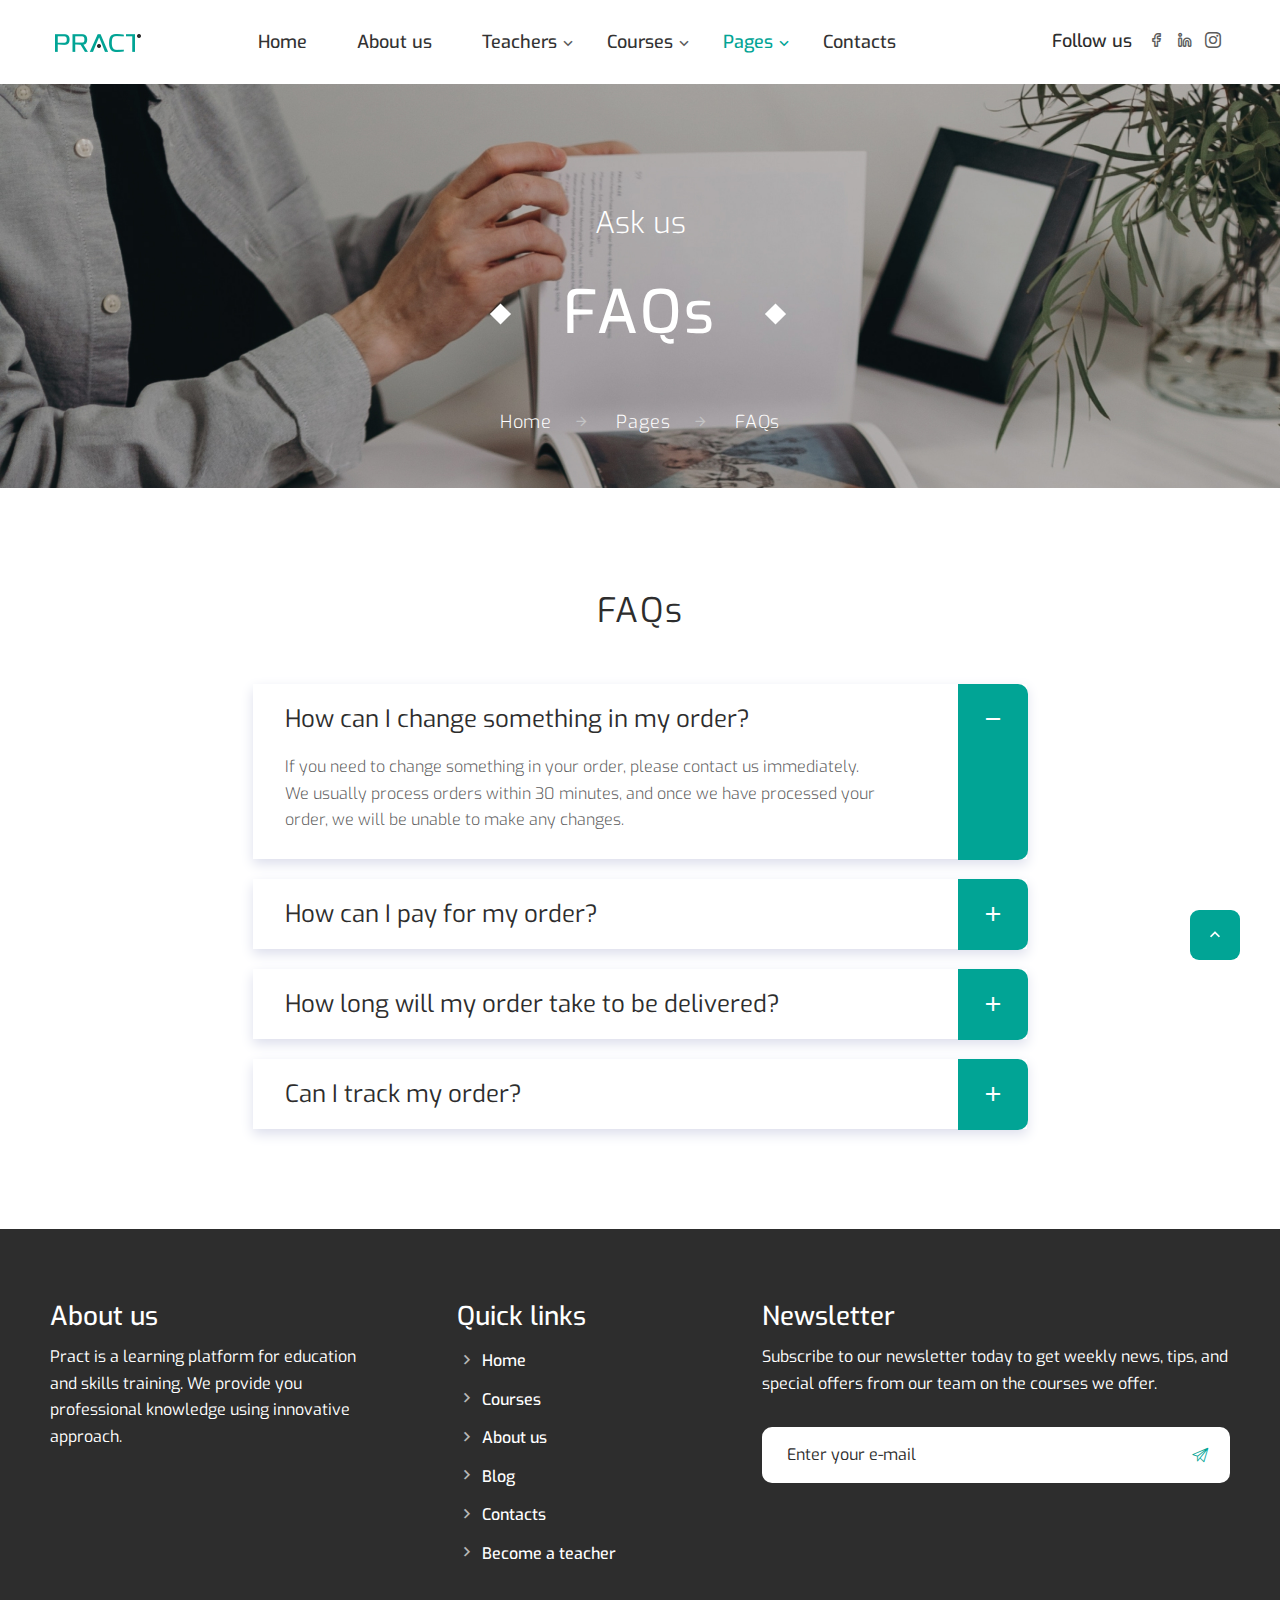
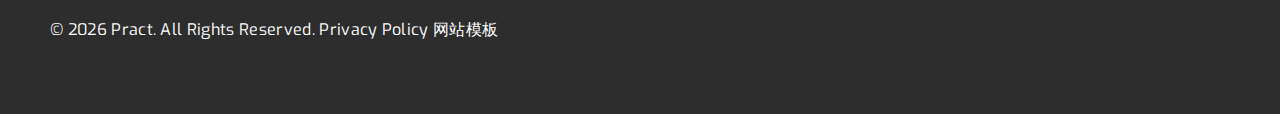
<file: faqs.html>
<!DOCTYPE html>
<html class="wide wow-animation" lang="en">
  <head>
    <!-- Site Title-->
    <title>FAQs</title>
    <meta charset="utf-8">
    <meta name="viewport" content="width=device-width, height=device-height, initial-scale=1.0">
    <meta http-equiv="X-UA-Compatible" content="IE=edge">
    <link rel="icon" href="images/favicon.ico" type="image/x-icon">
    <link rel="stylesheet" type="text/css" href="https://fonts.googleapis.com/css2?family=Exo:wght@300;400;500;600;700&amp;display=swap">
    <link rel="stylesheet" href="css/bootstrap.css">
    <link rel="stylesheet" href="css/fonts.css">
    <link rel="stylesheet" href="css/style.css">
    <style>.ie-panel{display: none;background: #212121;padding: 10px 0;box-shadow: 3px 3px 5px 0 rgba(0,0,0,.3);clear: both;text-align:center;position: relative;z-index: 1;} html.ie-10 .ie-panel, html.lt-ie-10 .ie-panel {display: block;}</style>
  </head>
  <body>
    <div class="ie-panel"><a href="http://windows.microsoft.com/en-US/internet-explorer/"><img src="images/ie8-panel/warning_bar_0000_us.jpg" height="42" width="820" alt="You are using an outdated browser. For a faster, safer browsing experience, upgrade for free today."></a></div>
    <!-- Page preloader-->
    <div class="page-loader">
      <div class="preloader-inner">
        <svg class="preloader-svg" width="200" height="200" viewbox="0 0 100 100">
          <polyline class="line-cornered stroke-still" points="0,0 100,0 100,100" stroke-width="10" fill="none"></polyline>
          <polyline class="line-cornered stroke-still" points="0,0 0,100 100,100" stroke-width="10" fill="none"></polyline>
          <polyline class="line-cornered stroke-animation" points="0,0 100,0 100,100" stroke-width="10" fill="none"></polyline>
          <polyline class="line-cornered stroke-animation" points="0,0 0,100 100,100" stroke-width="10" fill="none"></polyline>
        </svg>
      </div>
    </div>
    <!-- Page-->
    <div class="page">
      <header class="section page-header">
        <!-- RD Navbar-->
        <div class="rd-navbar-wrap rd-navbar-centered">
          <nav class="rd-navbar" data-layout="rd-navbar-fixed" data-sm-layout="rd-navbar-fixed" data-md-layout="rd-navbar-fixed" data-lg-layout="rd-navbar-fixed" data-xl-layout="rd-navbar-static" data-xxl-layout="rd-navbar-static" data-xxxl-layout="rd-navbar-static" data-lg-device-layout="rd-navbar-fixed" data-xl-device-layout="rd-navbar-static" data-xxl-device-layout="rd-navbar-static" data-xxxl-device-layout="rd-navbar-static" data-stick-up-offset="1px" data-sm-stick-up-offset="1px" data-md-stick-up-offset="1px" data-lg-stick-up-offset="1px" data-xl-stick-up-offset="1px" data-xxl-stick-up-offset="1px" data-xxx-lstick-up-offset="1px" data-stick-up="true">
            <div class="rd-navbar-inner">
              <!-- RD Navbar Panel-->
              <div class="rd-navbar-panel">
                <!-- RD Navbar Toggle-->
                <button class="rd-navbar-toggle" data-rd-navbar-toggle=".rd-navbar-nav-wrap"><span></span></button>
                <!-- RD Navbar Brand-->
                <div class="rd-navbar-brand">
                  <!--Brand--><a class="brand-name" href="index.html"><img class="logo-default" src="images/logo-default-172x36.png" alt="" width="86" height="18" loading="lazy"/><img class="logo-inverse" src="images/logo-inverse-172x36.png" alt="" width="86" height="18" loading="lazy"/></a>
                </div>
              </div>
              <div class="rd-navbar-nav-wrap">
                <ul class="rd-navbar-nav">
                  <li class="rd-nav-item"><a class="rd-nav-link" href="index.html">Home</a>
                  </li>
                  <li class="rd-nav-item"><a class="rd-nav-link" href="about-us.html">About us</a>
                  </li>
                  <li class="rd-nav-item"><a class="rd-nav-link" href="teachers.html">Teachers</a>
                    <ul class="rd-menu rd-navbar-dropdown">
                      <li class="rd-dropdown-item"><a class="rd-dropdown-link" href="single-teacher.html">Single teacher</a>
                      </li>
                    </ul>
                  </li>
                  <li class="rd-nav-item"><a class="rd-nav-link" href="courses.html">Courses</a>
                    <ul class="rd-menu rd-navbar-dropdown">
                      <li class="rd-dropdown-item"><a class="rd-dropdown-link" href="single-course.html">Single course</a>
                      </li>
                    </ul>
                  </li>
                  <li class="rd-nav-item active"><a class="rd-nav-link" href="#">Pages</a>
                    <ul class="rd-menu rd-navbar-dropdown">
                      <li class="rd-dropdown-item active"><a class="rd-dropdown-link" href="faqs.html">FAQs</a>
                      </li>
                      <li class="rd-dropdown-item"><a class="rd-dropdown-link" href="privacy-policy.html">Privacy policy</a>
                      </li>
                      <li class="rd-dropdown-item"><a class="rd-dropdown-link" href="404-page.html">404 page</a>
                      </li>
                      <li class="rd-dropdown-item"><a class="rd-dropdown-link" href="503-page.html">503 page</a>
                      </li>
                      <li class="rd-dropdown-item"><a class="rd-dropdown-link" href="buttons.html">Buttons</a>
                      </li>
                      <li class="rd-dropdown-item"><a class="rd-dropdown-link" href="forms.html">Forms</a>
                      </li>
                      <li class="rd-dropdown-item"><a class="rd-dropdown-link" href="grid-system.html">Grid system</a>
                      </li>
                      <li class="rd-dropdown-item"><a class="rd-dropdown-link" href="tables.html">Tables</a>
                      </li>
                      <li class="rd-dropdown-item"><a class="rd-dropdown-link" href="typography.html">Typography</a>
                      </li>
                    </ul>
                  </li>
                  <li class="rd-nav-item"><a class="rd-nav-link" href="contacts.html">Contacts</a>
                  </li>
                </ul>
              </div>
              <div class="rd-navbar-collapse-toggle" data-rd-navbar-toggle=".rd-navbar-collapse"><span></span></div>
              <div class="rd-navbar-aside-right rd-navbar-collapse">
                <div class="rd-navbar-social">
                  <div class="rd-navbar-social-text">Follow us</div>
                  <ul class="list-inline">
                    <li><a class="icon novi-icon icon-default icon-custom-facebook" href="#"></a></li>
                    <li><a class="icon novi-icon icon-default icon-custom-linkedin" href="#"></a></li>
                    <li><a class="icon novi-icon icon-default icon-custom-instagram" href="#"></a></li>
                  </ul>
                </div>
              </div>
            </div>
          </nav>
        </div>
      </header>
      <!-- Page Header-->
      <div class="section page-header breadcrumbs-custom-wrap bg-image bg-image-9">
        <!-- Breadcrumbs-->
        <section class="breadcrumbs-custom breadcrumbs-custom-svg">
          <div class="container">
            <p class="breadcrumbs-custom-subtitle">Ask us</p>
            <p class="heading-1 breadcrumbs-custom-title">FAQs</p>
            <ul class="breadcrumbs-custom-path">
              <li><a href="index.html">Home</a></li>
              <li><a href="#">Pages</a></li>
              <li class="active">FAQs</li>
            </ul>
          </div>
        </section>

      </div>
      <!-- Standard Accordion-->
      <section class="section section-lg bg-default text-center">
        <div class="container">
          <div class="row row-50 justify-content-lg-center">
            <div class="col-lg-10 col-xl-8">
              <h3>FAQs</h3>
              <!-- Bootstrap collapse-->
              <div class="accordion-custom-group accordion-custom-group-custom accordion-custom-group-corporate" id="accordion1" role="tablist" aria-multiselectable="false">
                <div class="accordion-custom-item accordion-custom-corporate">
                  <h4 class="accordion-custom-heading" id="accordion1-accordion-head-klskjoon">
                    <button class="accordion-custom-button" type="button" data-bs-toggle="collapse" data-bs-target="#accordion1-accordion-body-gmraurpr" aria-controls="accordion1-accordion-body-gmraurpr" aria-expanded="true">How can I change something in my order?<span class="accordion-custom-arrow"></span>
                    </button>
                  </h4>
                  <div class="accordion-custom-collapse collapse show" id="accordion1-accordion-body-gmraurpr" aria-labelledby="accordion1-accordion-head-klskjoon" data-bs-parent="#accordion1">
                    <div class="accordion-custom-body">
                      <p>If you need to change something in your order, please contact us immediately. We usually process orders within 30 minutes, and once we have processed your order, we will be unable to make any changes.</p>
                    </div>
                  </div>
                </div>
                <div class="accordion-custom-item accordion-custom-corporate">
                  <h4 class="accordion-custom-heading" id="accordion1-accordion-head-rguxgnnb">
                    <button class="accordion-custom-button" type="button" data-bs-toggle="collapse" data-bs-target="#accordion1-accordion-body-fipxhskj" aria-controls="accordion1-accordion-body-fipxhskj" aria-expanded="false">How can I pay for my order?<span class="accordion-custom-arrow"></span>
                    </button>
                  </h4>
                  <div class="accordion-custom-collapse collapse" id="accordion1-accordion-body-fipxhskj" aria-labelledby="accordion1-accordion-head-rguxgnnb" data-bs-parent="#accordion1">
                    <div class="accordion-custom-body">
                      <p>We accept Visa, MasterCard, and American Express credit and debit cards for your convenience.</p>
                    </div>
                  </div>
                </div>
                <div class="accordion-custom-item accordion-custom-corporate">
                  <h4 class="accordion-custom-heading" id="accordion1-accordion-head-xbuwscvx">
                    <button class="accordion-custom-button" type="button" data-bs-toggle="collapse" data-bs-target="#accordion1-accordion-body-kkkvnyrr" aria-controls="accordion1-accordion-body-kkkvnyrr" aria-expanded="false">How long will my order take to be delivered?<span class="accordion-custom-arrow"></span>
                    </button>
                  </h4>
                  <div class="accordion-custom-collapse collapse" id="accordion1-accordion-body-kkkvnyrr" aria-labelledby="accordion1-accordion-head-xbuwscvx" data-bs-parent="#accordion1">
                    <div class="accordion-custom-body">
                      <p>Delivery times will depend on your location. Once payment is confirmed your order will be packaged. Delivery can be expected within a day.</p>
                    </div>
                  </div>
                </div>
                <div class="accordion-custom-item accordion-custom-corporate">
                  <h4 class="accordion-custom-heading" id="accordion1-accordion-head-aogsrrgj">
                    <button class="accordion-custom-button" type="button" data-bs-toggle="collapse" data-bs-target="#accordion1-accordion-body-iqrnvtmc" aria-controls="accordion1-accordion-body-iqrnvtmc" aria-expanded="false">Can I track my order?<span class="accordion-custom-arrow"></span>
                    </button>
                  </h4>
                  <div class="accordion-custom-collapse collapse" id="accordion1-accordion-body-iqrnvtmc" aria-labelledby="accordion1-accordion-head-aogsrrgj" data-bs-parent="#accordion1">
                    <div class="accordion-custom-body">
                      <p>Yes, you can! After placing your order you will receive an order confirmation via email. Each order starts production 24 hours after your order is placed. Within 72 hours of you placing your order, you will receive an expected delivery date.</p>
                    </div>
                  </div>
                </div>
              </div>
            </div>
          </div>
        </div>
      </section>
      <!-- Page Footer-->
      <footer class="section novi-bg novi-bg-img footer-simple">
        <div class="container">
          <div class="row row-40">
            <div class="col-md-4">
              <h4>About us</h4>
              <p class="me-xl-5">Pract is a learning platform for education and skills training. We provide you professional knowledge using innovative approach.</p>
            </div>
            <div class="col-md-3">
              <h4>Quick links</h4>
              <ul class="list-marked">
                <li><a href="index.html">Home</a></li>
                <li><a href="courses.html">Courses</a></li>
                <li><a href="about-us.html">About us</a></li>
                <li><a href="#">Blog</a></li>
                <li><a href="contacts.html">Contacts</a></li>
                <li><a href="#">Become a teacher</a></li>
              </ul>
            </div>
            <div class="col-md-5">
              <h4>Newsletter</h4>
              <p>Subscribe to our newsletter today to get weekly news, tips, and special offers from our team on the courses we offer.</p>
              <form class="rd-mailform rd-form-boxed" data-form-output="form-output-global" data-form-type="subscribe" method="post" action="bat/rd-mailform.php">
                <div class="form-wrap">
                  <input class="form-input" type="email" name="email" data-constraints="@Email @Required" id="footer-mail">
                  <label class="form-label" for="footer-mail">Enter your e-mail</label>
                </div>
                <button class="form-button linearicons-paper-plane"></button>
              </form>
            </div>
          </div>
          <p class="rights"><span>&copy;&nbsp;</span><span class="copyright-year"></span><span>&nbsp;</span><span>Pract</span><span>.&nbsp;All Rights Reserved.&nbsp;</span><a href="privacy-policy.html">Privacy Policy</a> <a target="_blank" href="https://www.mobanwang.com/" title="网站模板">网站模板</a></p>
        </div>
      </footer>
    </div>
    <!-- Global Mailform Output-->
    <div class="snackbars" id="form-output-global"></div>
    <!-- Javascript-->
    <script src="js/core.min.js"></script>
    <script src="js/script.js"></script>
  </body>
</html>
</file>
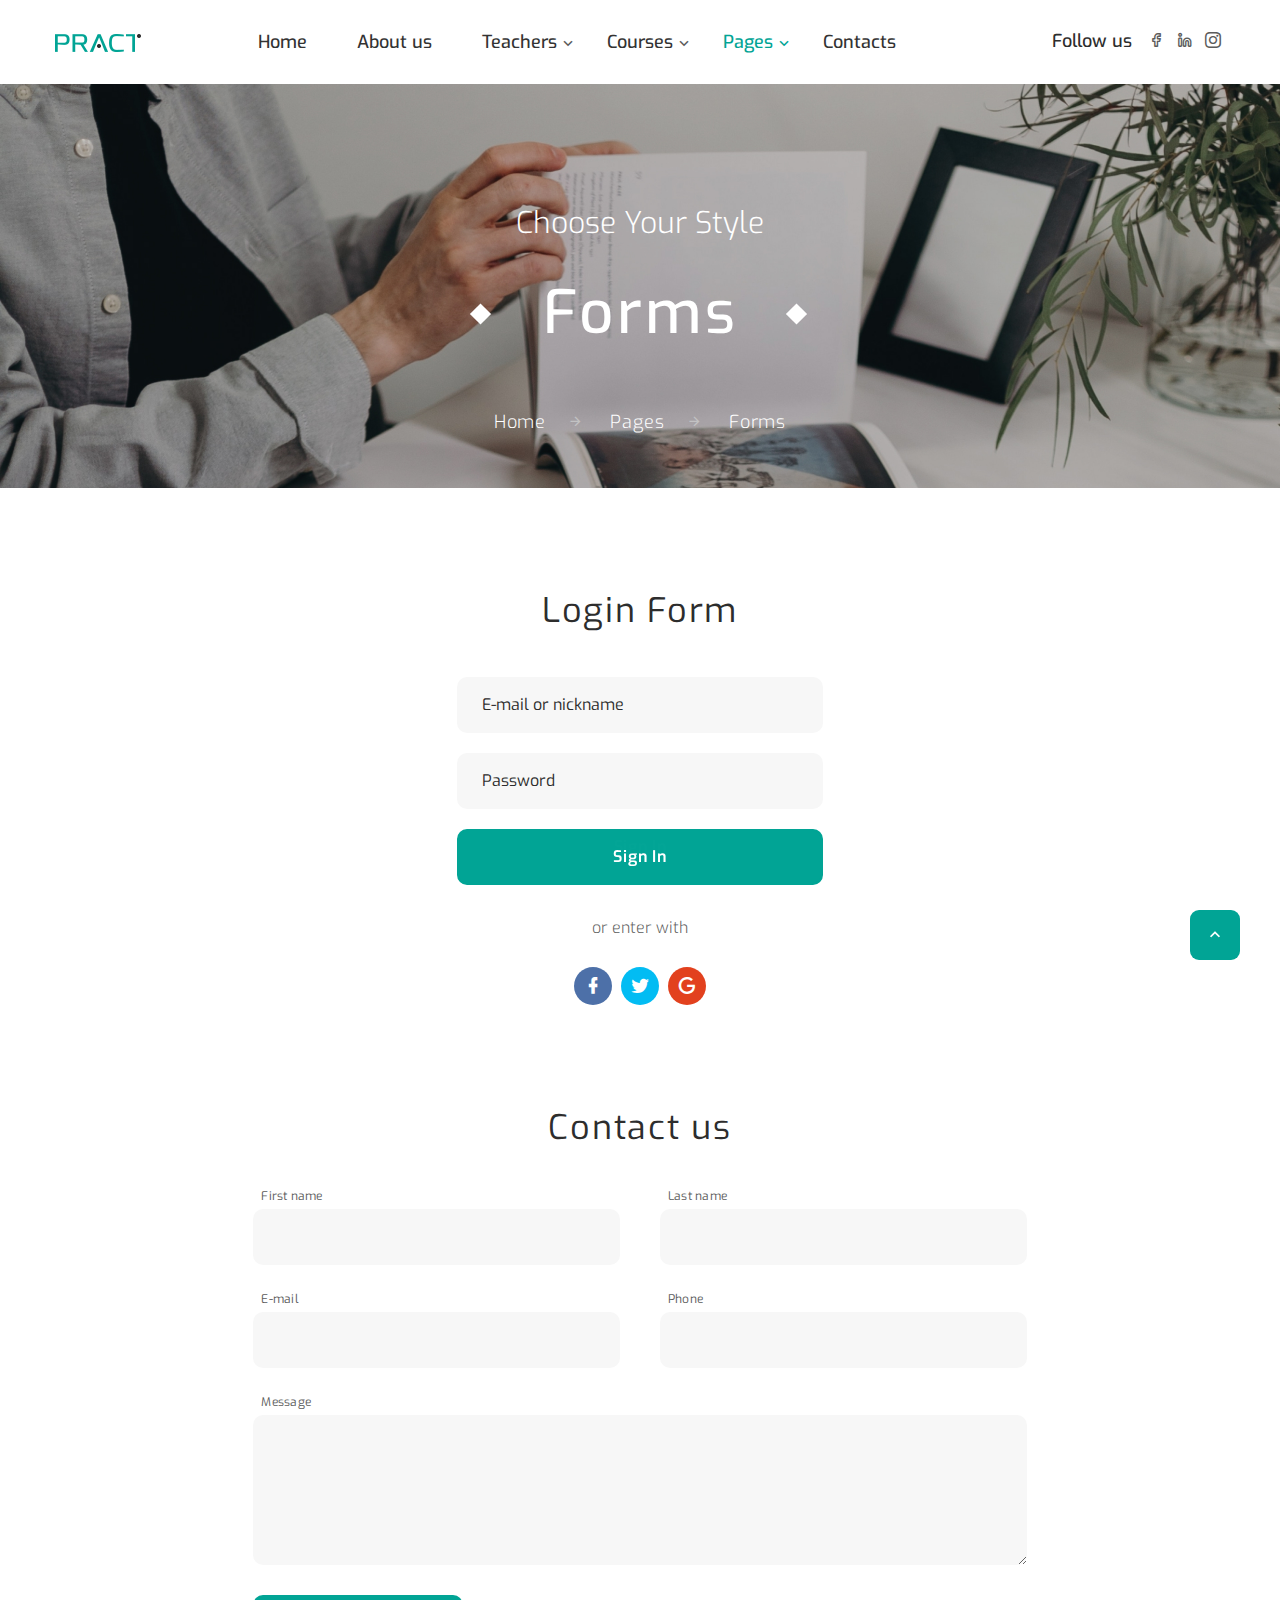
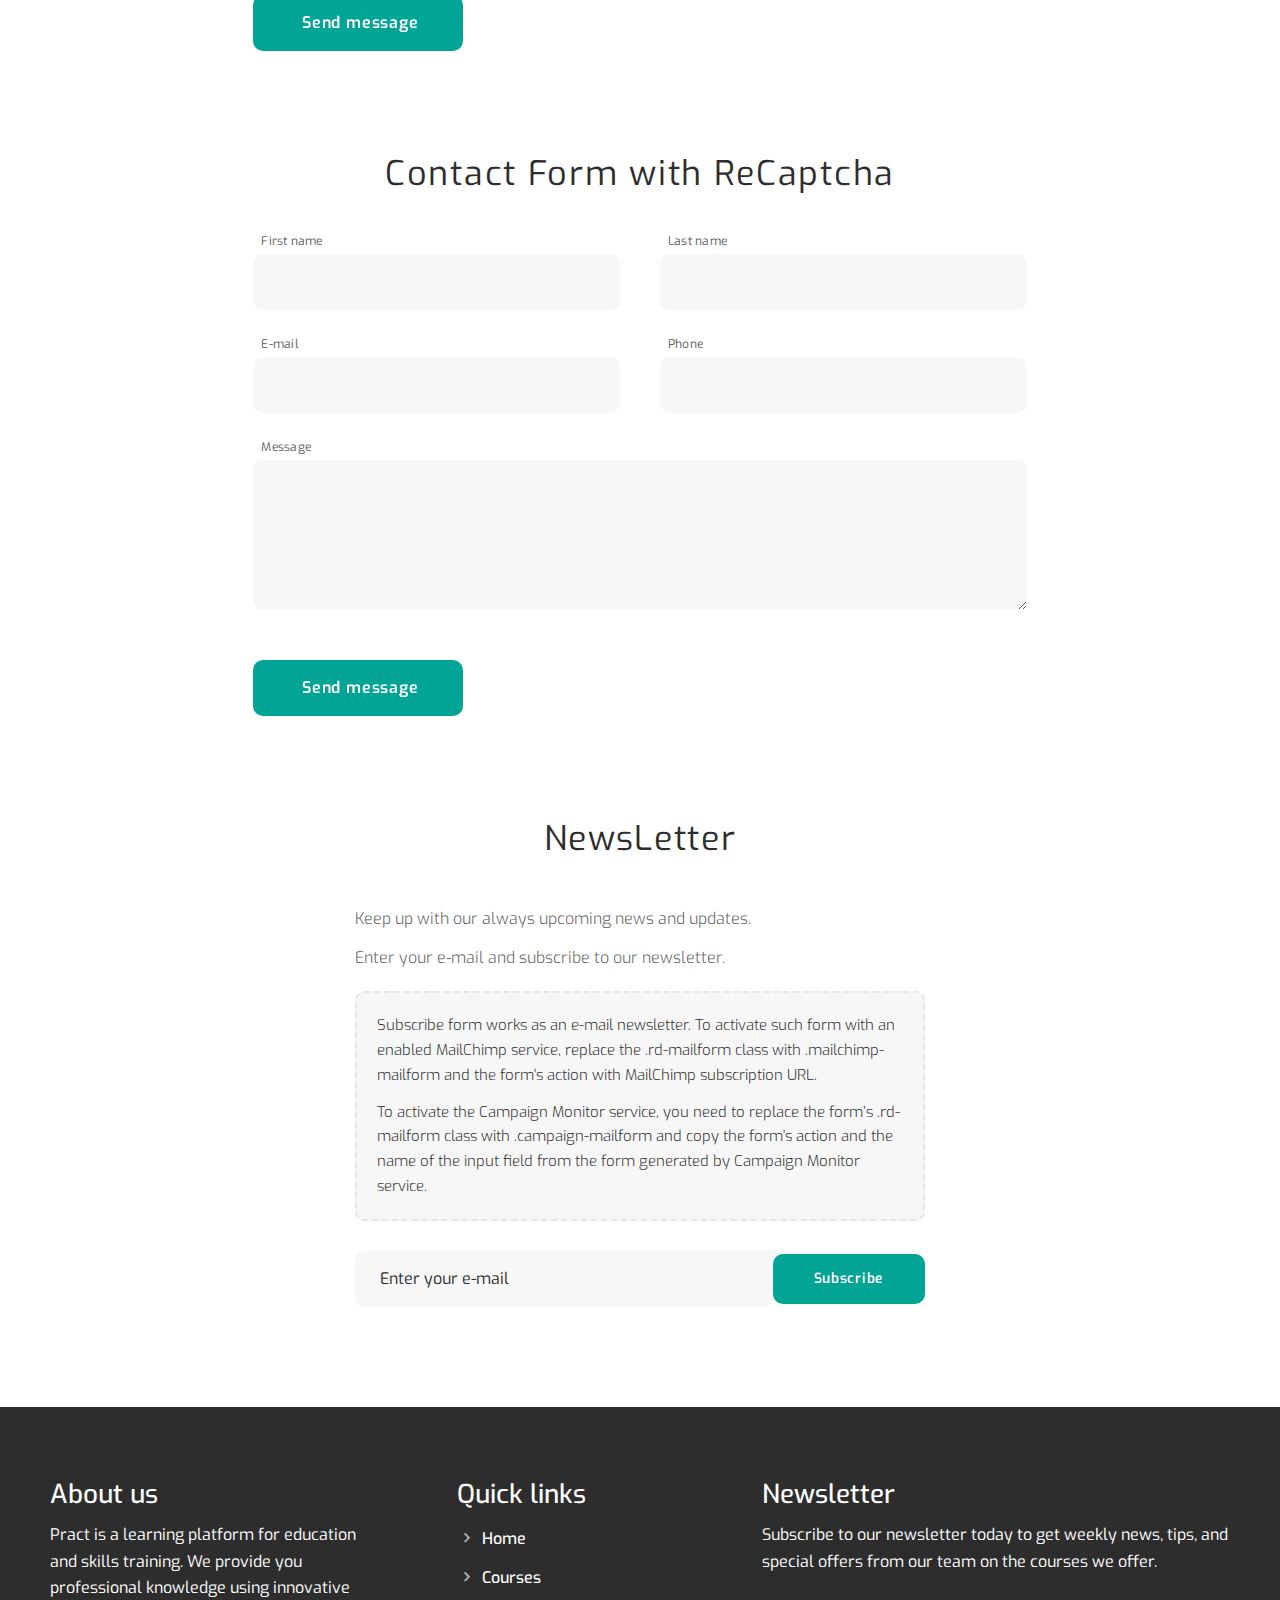
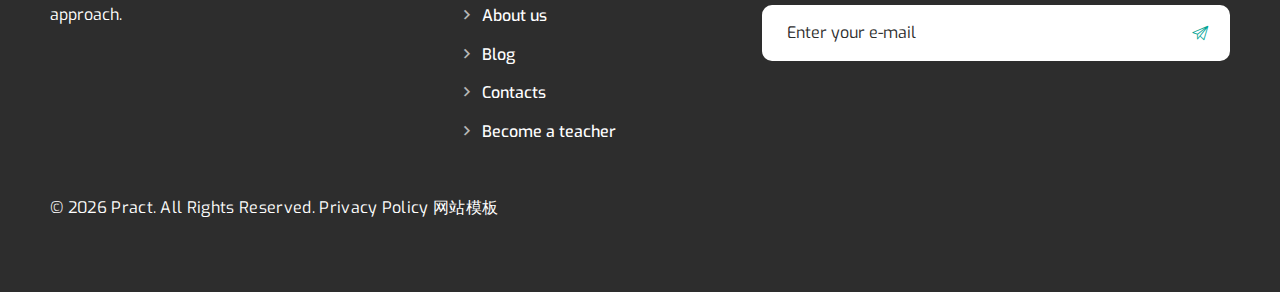
<file: forms.html>
<!DOCTYPE html>
<html class="wide wow-animation" lang="en">
  <head>
    <!-- Site Title-->
    <title>Forms</title>
    <meta charset="utf-8">
    <meta name="viewport" content="width=device-width, height=device-height, initial-scale=1.0">
    <meta http-equiv="X-UA-Compatible" content="IE=edge">
    <link rel="icon" href="images/favicon.ico" type="image/x-icon">
    <link rel="stylesheet" type="text/css" href="https://fonts.googleapis.com/css2?family=Exo:wght@300;400;500;600;700&amp;display=swap">
    <link rel="stylesheet" href="css/bootstrap.css">
    <link rel="stylesheet" href="css/fonts.css">
    <link rel="stylesheet" href="css/style.css">
    <style>.ie-panel{display: none;background: #212121;padding: 10px 0;box-shadow: 3px 3px 5px 0 rgba(0,0,0,.3);clear: both;text-align:center;position: relative;z-index: 1;} html.ie-10 .ie-panel, html.lt-ie-10 .ie-panel {display: block;}</style>
  </head>
  <body>
    <div class="ie-panel"><a href="http://windows.microsoft.com/en-US/internet-explorer/"><img src="images/ie8-panel/warning_bar_0000_us.jpg" height="42" width="820" alt="You are using an outdated browser. For a faster, safer browsing experience, upgrade for free today."></a></div>
    <!-- Page preloader-->
    <div class="page-loader">
      <div class="preloader-inner">
        <svg class="preloader-svg" width="200" height="200" viewbox="0 0 100 100">
          <polyline class="line-cornered stroke-still" points="0,0 100,0 100,100" stroke-width="10" fill="none"></polyline>
          <polyline class="line-cornered stroke-still" points="0,0 0,100 100,100" stroke-width="10" fill="none"></polyline>
          <polyline class="line-cornered stroke-animation" points="0,0 100,0 100,100" stroke-width="10" fill="none"></polyline>
          <polyline class="line-cornered stroke-animation" points="0,0 0,100 100,100" stroke-width="10" fill="none"></polyline>
        </svg>
      </div>
    </div>
    <!-- Page-->
    <div class="page">
      <header class="section page-header">
        <!-- RD Navbar-->
        <div class="rd-navbar-wrap rd-navbar-centered">
          <nav class="rd-navbar" data-layout="rd-navbar-fixed" data-sm-layout="rd-navbar-fixed" data-md-layout="rd-navbar-fixed" data-lg-layout="rd-navbar-fixed" data-xl-layout="rd-navbar-static" data-xxl-layout="rd-navbar-static" data-xxxl-layout="rd-navbar-static" data-lg-device-layout="rd-navbar-fixed" data-xl-device-layout="rd-navbar-static" data-xxl-device-layout="rd-navbar-static" data-xxxl-device-layout="rd-navbar-static" data-stick-up-offset="1px" data-sm-stick-up-offset="1px" data-md-stick-up-offset="1px" data-lg-stick-up-offset="1px" data-xl-stick-up-offset="1px" data-xxl-stick-up-offset="1px" data-xxx-lstick-up-offset="1px" data-stick-up="true">
            <div class="rd-navbar-inner">
              <!-- RD Navbar Panel-->
              <div class="rd-navbar-panel">
                <!-- RD Navbar Toggle-->
                <button class="rd-navbar-toggle" data-rd-navbar-toggle=".rd-navbar-nav-wrap"><span></span></button>
                <!-- RD Navbar Brand-->
                <div class="rd-navbar-brand">
                  <!--Brand--><a class="brand-name" href="index.html"><img class="logo-default" src="images/logo-default-172x36.png" alt="" width="86" height="18" loading="lazy"/><img class="logo-inverse" src="images/logo-inverse-172x36.png" alt="" width="86" height="18" loading="lazy"/></a>
                </div>
              </div>
              <div class="rd-navbar-nav-wrap">
                <ul class="rd-navbar-nav">
                  <li class="rd-nav-item"><a class="rd-nav-link" href="index.html">Home</a>
                  </li>
                  <li class="rd-nav-item"><a class="rd-nav-link" href="about-us.html">About us</a>
                  </li>
                  <li class="rd-nav-item"><a class="rd-nav-link" href="teachers.html">Teachers</a>
                    <ul class="rd-menu rd-navbar-dropdown">
                      <li class="rd-dropdown-item"><a class="rd-dropdown-link" href="single-teacher.html">Single teacher</a>
                      </li>
                    </ul>
                  </li>
                  <li class="rd-nav-item"><a class="rd-nav-link" href="courses.html">Courses</a>
                    <ul class="rd-menu rd-navbar-dropdown">
                      <li class="rd-dropdown-item"><a class="rd-dropdown-link" href="single-course.html">Single course</a>
                      </li>
                    </ul>
                  </li>
                  <li class="rd-nav-item active"><a class="rd-nav-link" href="#">Pages</a>
                    <ul class="rd-menu rd-navbar-dropdown">
                      <li class="rd-dropdown-item"><a class="rd-dropdown-link" href="faqs.html">FAQs</a>
                      </li>
                      <li class="rd-dropdown-item"><a class="rd-dropdown-link" href="privacy-policy.html">Privacy policy</a>
                      </li>
                      <li class="rd-dropdown-item"><a class="rd-dropdown-link" href="404-page.html">404 page</a>
                      </li>
                      <li class="rd-dropdown-item"><a class="rd-dropdown-link" href="503-page.html">503 page</a>
                      </li>
                      <li class="rd-dropdown-item"><a class="rd-dropdown-link" href="buttons.html">Buttons</a>
                      </li>
                      <li class="rd-dropdown-item active"><a class="rd-dropdown-link" href="forms.html">Forms</a>
                      </li>
                      <li class="rd-dropdown-item"><a class="rd-dropdown-link" href="grid-system.html">Grid system</a>
                      </li>
                      <li class="rd-dropdown-item"><a class="rd-dropdown-link" href="tables.html">Tables</a>
                      </li>
                      <li class="rd-dropdown-item"><a class="rd-dropdown-link" href="typography.html">Typography</a>
                      </li>
                    </ul>
                  </li>
                  <li class="rd-nav-item"><a class="rd-nav-link" href="contacts.html">Contacts</a>
                  </li>
                </ul>
              </div>
              <div class="rd-navbar-collapse-toggle" data-rd-navbar-toggle=".rd-navbar-collapse"><span></span></div>
              <div class="rd-navbar-aside-right rd-navbar-collapse">
                <div class="rd-navbar-social">
                  <div class="rd-navbar-social-text">Follow us</div>
                  <ul class="list-inline">
                    <li><a class="icon novi-icon icon-default icon-custom-facebook" href="#"></a></li>
                    <li><a class="icon novi-icon icon-default icon-custom-linkedin" href="#"></a></li>
                    <li><a class="icon novi-icon icon-default icon-custom-instagram" href="#"></a></li>
                  </ul>
                </div>
              </div>
            </div>
          </nav>
        </div>
      </header>
      <div class="section page-header breadcrumbs-custom-wrap bg-image bg-image-9">
        <!-- Breadcrumbs-->
        <section class="breadcrumbs-custom breadcrumbs-custom-svg">
          <div class="container">
            <p class="breadcrumbs-custom-subtitle">Choose Your Style</p>
            <p class="heading-1 breadcrumbs-custom-title">Forms</p>
            <ul class="breadcrumbs-custom-path">
              <li><a href="index.html">Home</a></li>
              <li><a href="#">Pages</a></li>
              <li class="active">Forms</li>
            </ul>
          </div>
        </section>

      </div>
      <!-- Forms-->
      <section class="section section-lg bg-default text-center">
        <div class="container">
          <h3>Login Form</h3>
          <div class="row justify-content-sm-center">
            <div class="col-md-8 col-lg-6 col-xl-4">
              <!-- RD Mailform-->
              <form class="rd-mailform">
                <div class="form-wrap form-wrap-validation">
                  <input class="form-input" id="forms-login-name" type="text" name="name" data-constraints="@Required">
                  <label class="form-label" for="forms-login-name">E-mail or nickname</label>
                </div>
                <div class="form-wrap form-wrap-validation">
                  <input class="form-input" id="forms-login-password" type="password" name="password" data-constraints="@Required">
                  <label class="form-label" for="forms-login-password">Password</label>
                </div>
                <div class="form-button">
                  <button class="button button-block button-primary button-nina" type="submit">Sign In</button>
                </div>
              </form>
            </div>
          </div>
          <p class="offset-custom-1 text-gray-light">or enter with</p>
          <div class="group-xs group-middle"><a class="icon novi-icon icon-md-smaller icon-circle icon-filled mdi mdi-facebook" href="#"></a><a class="icon novi-icon icon-md-smaller icon-circle icon-filled mdi mdi-twitter" href="#"></a><a class="icon novi-icon icon-md-smaller icon-circle icon-filled mdi mdi-google" href="#"></a></div>
        </div>
      </section>

      <!-- Contact us-->
      <section class="section section-lg bg-default text-center">
        <div class="container">
          <div class="row justify-content-sm-center">
            <div class="col-md-10 col-xl-8">
              <h3>Contact us</h3>
              <!-- RD Mailform-->
              <form class="rd-mailform" data-form-output="form-output-global" data-form-type="contact" method="post" action="bat/rd-mailform.php">
                <div class="row row-20 row-fix">
                  <div class="col-md-6">
                    <div class="form-wrap form-wrap-validation">
                      <label class="form-label-outside" for="form-1-name">First name</label>
                      <input class="form-input" id="form-1-name" type="text" name="name" data-constraints="@Required"/>
                    </div>
                  </div>
                  <div class="col-md-6">
                    <div class="form-wrap form-wrap-validation">
                      <label class="form-label-outside" for="form-1-last-name">Last name</label>
                      <input class="form-input" id="form-1-last-name" type="text" name="last-name" data-constraints="@Required"/>
                    </div>
                  </div>
                  <div class="col-md-6">
                    <div class="form-wrap form-wrap-validation">
                      <label class="form-label-outside" for="form-1-email">E-mail</label>
                      <input class="form-input" id="form-1-email" type="email" name="email" data-constraints="@Email @Required"/>
                    </div>
                  </div>
                  <div class="col-md-6">
                    <div class="form-wrap form-wrap-validation">
                      <label class="form-label-outside" for="form-1-phone">Phone</label>
                      <input class="form-input" id="form-1-phone" type="text" name="phone" data-constraints="@Numeric @Required"/>
                    </div>
                  </div>
                  <div class="col-sm-12">
                    <div class="form-wrap form-wrap-validation">
                      <label class="form-label-outside" for="form-1-message">Message</label>
                      <textarea class="form-input" id="form-1-message" name="message" data-constraints="@Required"></textarea>
                    </div>
                  </div>
                  <div class="col-sm-12 offset-custom-4">
                    <div class="form-button">
                      <button class="button button-primary button-nina" type="submit">Send message</button>
                    </div>
                  </div>
                </div>
              </form>
            </div>
          </div>
        </div>
      </section>

      <!-- Contact us-->
      <section class="section section-lg bg-default text-center">
        <div class="container">
          <div class="row justify-content-sm-center">
            <div class="col-md-10 col-xl-8">
              <h3>Contact Form with ReCaptcha</h3>
              <!-- RD Mailform-->
              <form class="rd-mailform" data-form-output="form-output-global" data-form-type="contact" method="post" action="bat/rd-mailform.php">
                <div class="row row-20 row-fix">
                  <div class="col-md-6">
                    <div class="form-wrap form-wrap-validation">
                      <label class="form-label-outside" for="form-2-name">First name</label>
                      <input class="form-input" id="form-2-name" type="text" name="name" data-constraints="@Required"/>
                    </div>
                  </div>
                  <div class="col-md-6">
                    <div class="form-wrap form-wrap-validation">
                      <label class="form-label-outside" for="form-2-last-name">Last name</label>
                      <input class="form-input" id="form-2-last-name" type="text" name="last-name" data-constraints="@Required"/>
                    </div>
                  </div>
                  <div class="col-md-6">
                    <div class="form-wrap form-wrap-validation">
                      <label class="form-label-outside" for="form-2-email">E-mail</label>
                      <input class="form-input" id="form-2-email" type="email" name="email" data-constraints="@Email @Required"/>
                    </div>
                  </div>
                  <div class="col-md-6">
                    <div class="form-wrap form-wrap-validation">
                      <label class="form-label-outside" for="form-2-phone">Phone</label>
                      <input class="form-input" id="form-2-phone" type="text" name="phone" data-constraints="@Numeric @Required"/>
                    </div>
                  </div>
                  <div class="col-sm-12">
                    <div class="form-wrap form-wrap-validation">
                      <label class="form-label-outside" for="form-2-message">Message</label>
                      <textarea class="form-input" id="form-2-message" name="message" data-constraints="@Required"></textarea>
                    </div>
                  </div>
                  <div class="col-lg-12">
                    <!-- Google captcha-->
                    <div class="form-wrap form-validation-left text-start">
                      <div class="recaptcha" id="captcha1" data-sitekey="6LfZlSETAAAAAC5VW4R4tQP8Am_to4bM3dddxkEt" data-auto-size=""></div>
                    </div>
                  </div>
                  <div class="col-sm-12 offset-custom-4">
                    <div class="form-button">
                      <button class="button button-primary button-nina" type="submit">Send message</button>
                    </div>
                  </div>
                </div>
              </form>
            </div>
          </div>
        </div>
      </section>

      <!-- NewsLetter-->
      <section class="section section-lg bg-default">
        <div class="container">
          <h3 class="text-center">NewsLetter</h3>
          <div class="row justify-content-md-center">
            <div class="col-md-8 col-xl-6">
              <div class="text-gray-light">
                <p>Keep up with our always upcoming news and updates.</p>
                <p class="offset-top-0">Enter your e-mail and subscribe to our newsletter.</p>
              </div>
              <article class="inline-message">
                <p>Subscribe form works as an e-mail newsletter. To activate such form with an enabled MailChimp service, replace the .rd-mailform class with .mailchimp-mailform and the form's action with MailChimp subscription URL.</p>
                <p>To activate the Campaign Monitor service, you need to replace the form’s .rd-mailform class with .campaign-mailform and copy the form's action and the name of the input field from the form generated by Campaign Monitor service.</p>
              </article>
              <!-- RD Mailform: Subscribe-->
              <form class="rd-mailform rd-mailform-inline rd-mailform-sm" data-form-output="form-output-global" data-form-type="subscribe" method="post" action="bat/rd-mailform.php">
                <div class="rd-mailform-inline-inner">
                  <div class="form-wrap">
                    <input class="form-input" type="email" name="email" data-constraints="@Email @Required" id="subscribe-form-email-1"/>
                    <label class="form-label" for="subscribe-form-email-1">Enter your e-mail</label>
                  </div>
                  <button class="button form-button button-sm button-primary button-nina" type="submit">Subscribe</button>
                </div>
              </form>
            </div>
          </div>
        </div>
      </section>

      <!-- Page Footer-->
      <footer class="section novi-bg novi-bg-img footer-simple">
        <div class="container">
          <div class="row row-40">
            <div class="col-md-4">
              <h4>About us</h4>
              <p class="me-xl-5">Pract is a learning platform for education and skills training. We provide you professional knowledge using innovative approach.</p>
            </div>
            <div class="col-md-3">
              <h4>Quick links</h4>
              <ul class="list-marked">
                <li><a href="index.html">Home</a></li>
                <li><a href="courses.html">Courses</a></li>
                <li><a href="about-us.html">About us</a></li>
                <li><a href="#">Blog</a></li>
                <li><a href="contacts.html">Contacts</a></li>
                <li><a href="#">Become a teacher</a></li>
              </ul>
            </div>
            <div class="col-md-5">
              <h4>Newsletter</h4>
              <p>Subscribe to our newsletter today to get weekly news, tips, and special offers from our team on the courses we offer.</p>
              <form class="rd-mailform rd-form-boxed" data-form-output="form-output-global" data-form-type="subscribe" method="post" action="bat/rd-mailform.php">
                <div class="form-wrap">
                  <input class="form-input" type="email" name="email" data-constraints="@Email @Required" id="footer-mail">
                  <label class="form-label" for="footer-mail">Enter your e-mail</label>
                </div>
                <button class="form-button linearicons-paper-plane"></button>
              </form>
            </div>
          </div>
          <p class="rights"><span>&copy;&nbsp;</span><span class="copyright-year"></span><span>&nbsp;</span><span>Pract</span><span>.&nbsp;All Rights Reserved.&nbsp;</span><a href="privacy-policy.html">Privacy Policy</a> <a target="_blank" href="https://www.mobanwang.com/" title="网站模板">网站模板</a></p>
        </div>
      </footer>
    </div>
    <!-- Global Mailform Output-->
    <div class="snackbars" id="form-output-global"></div>
    <!-- Javascript-->
    <script src="js/core.min.js"></script>
    <script src="js/script.js"></script>
  </body>
</html>
</file>
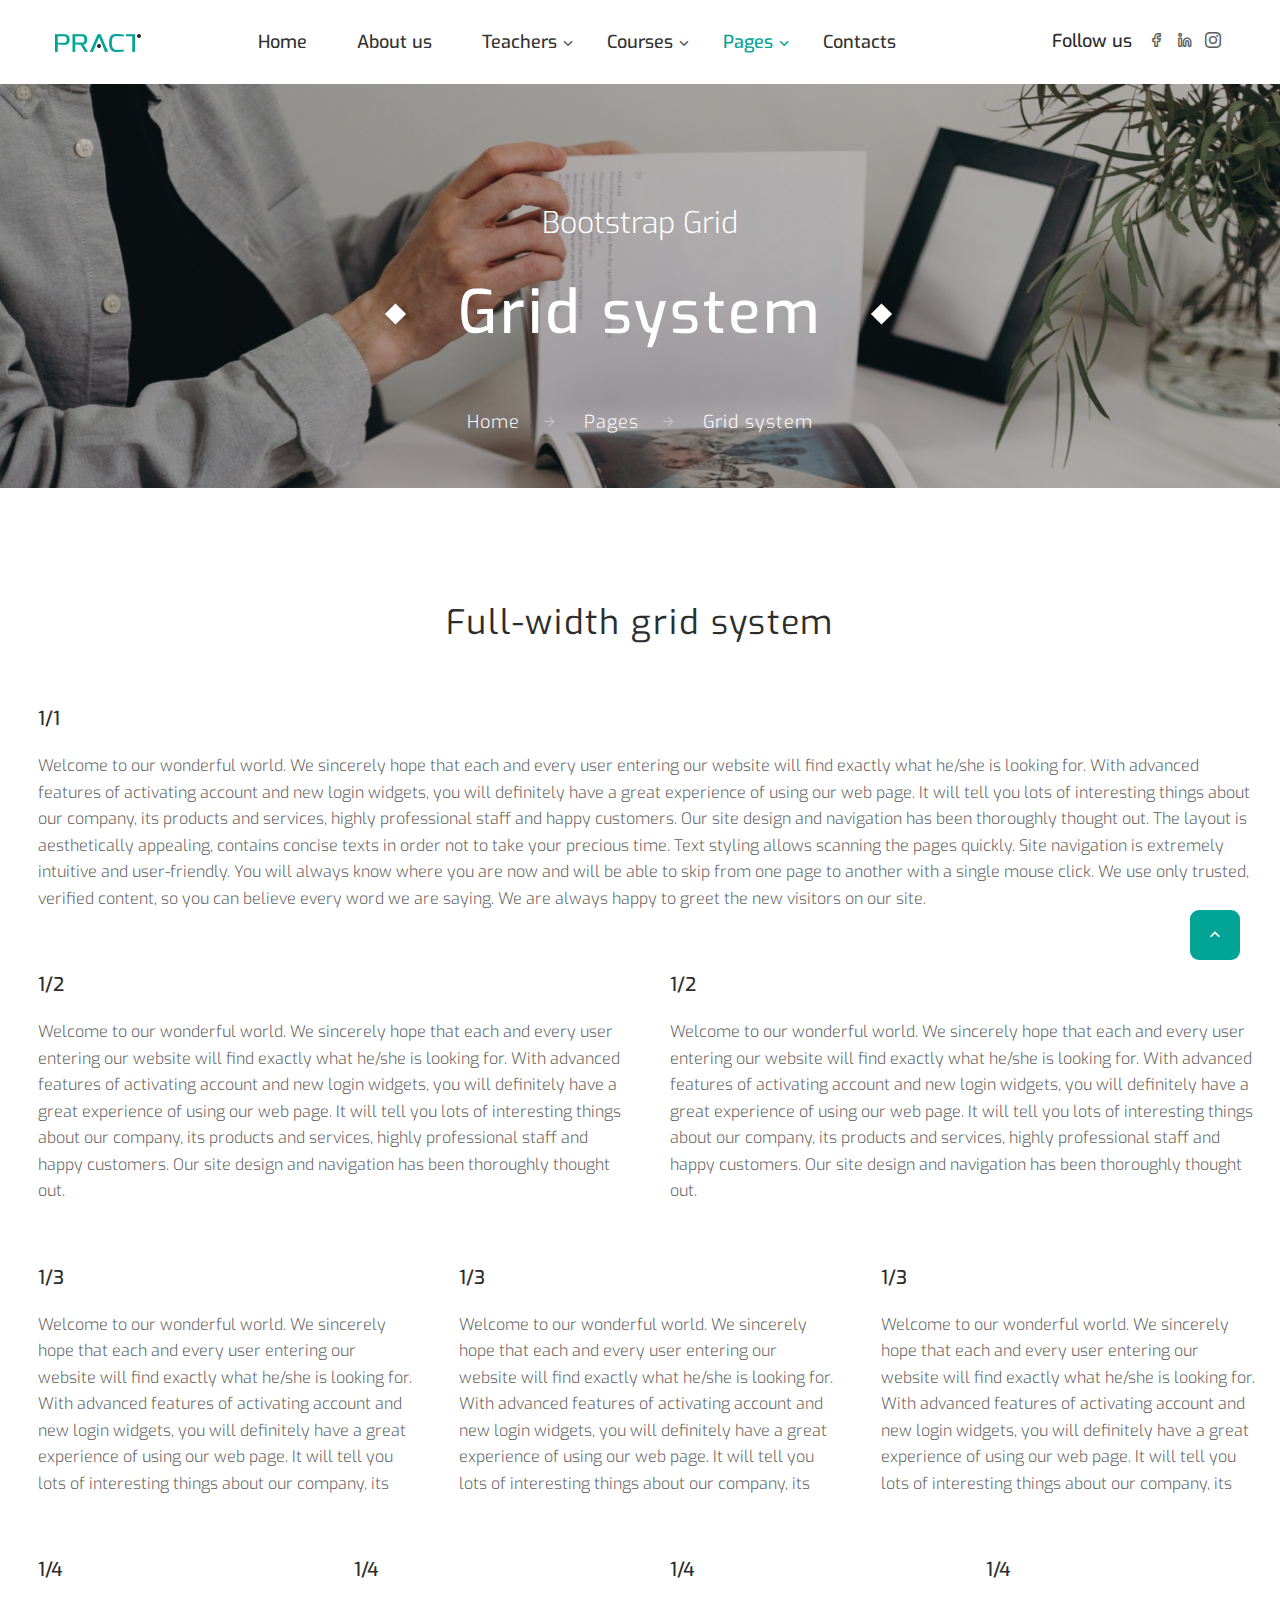
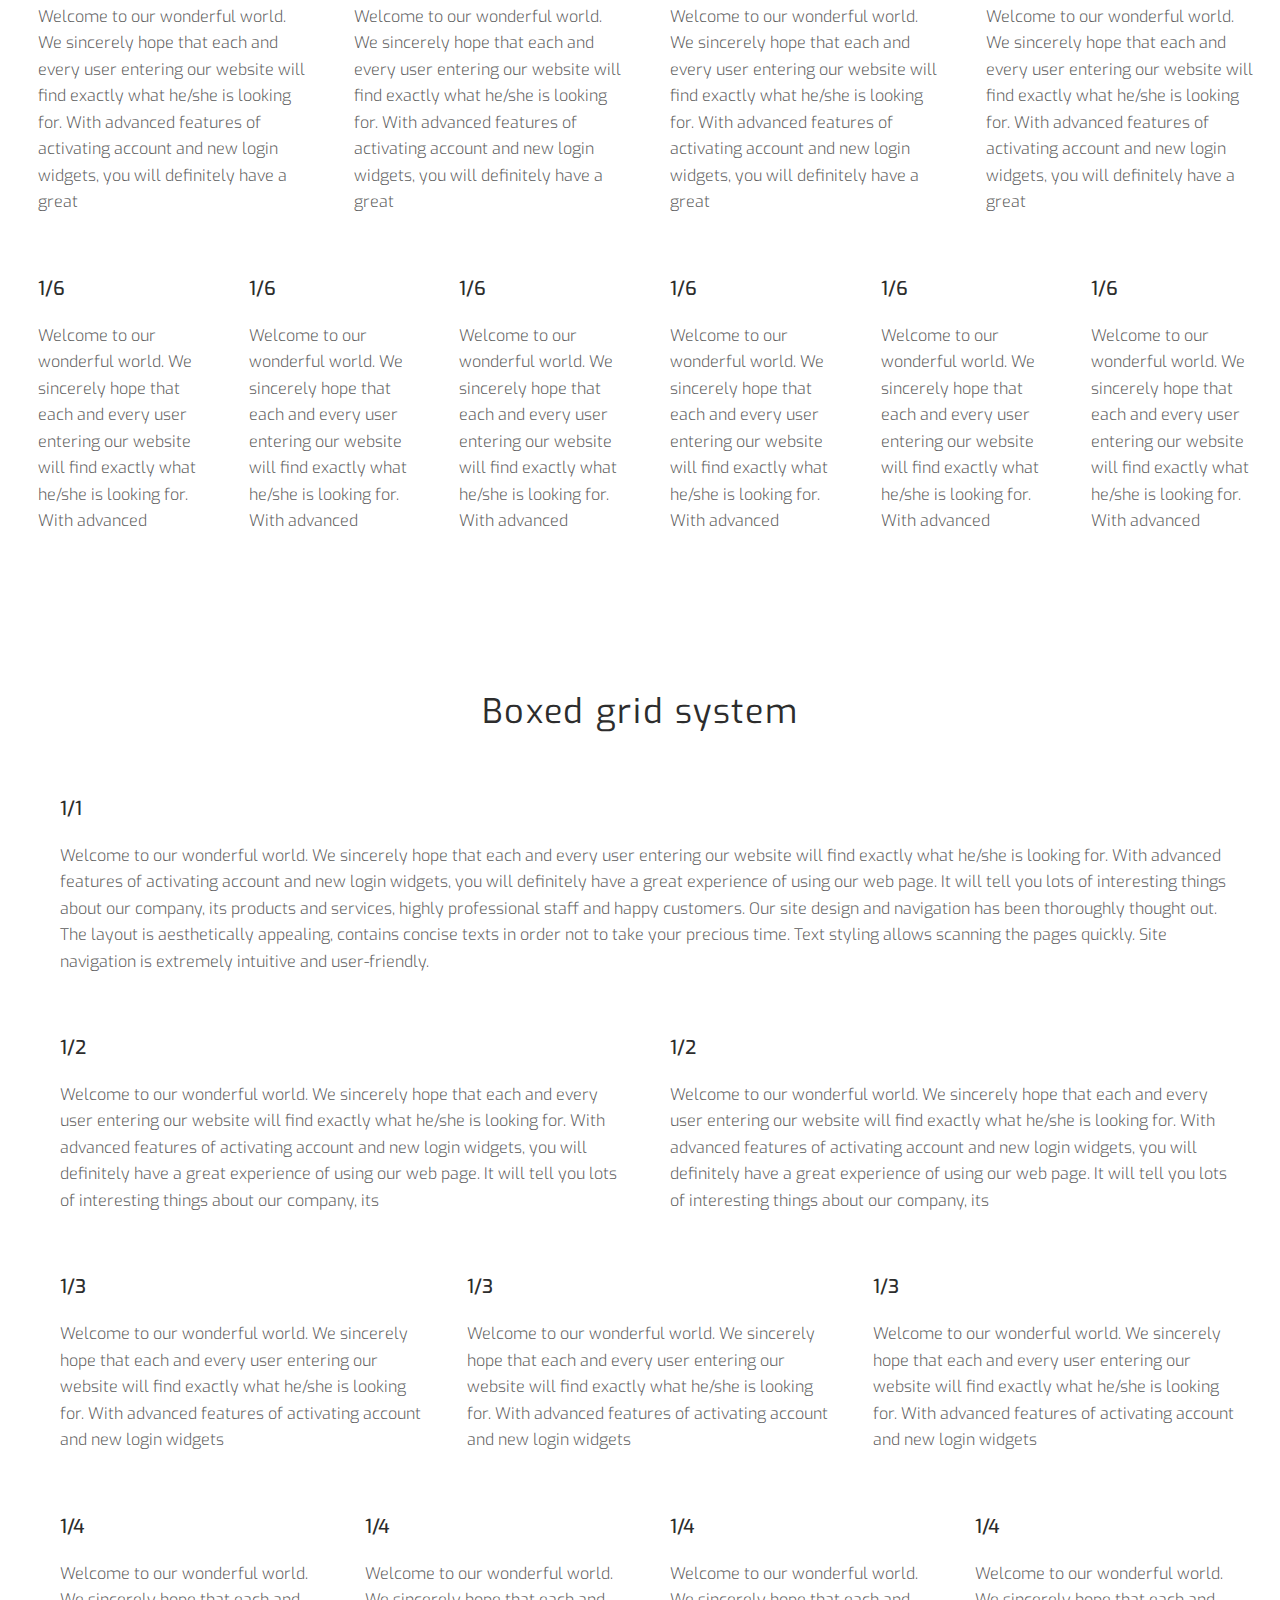
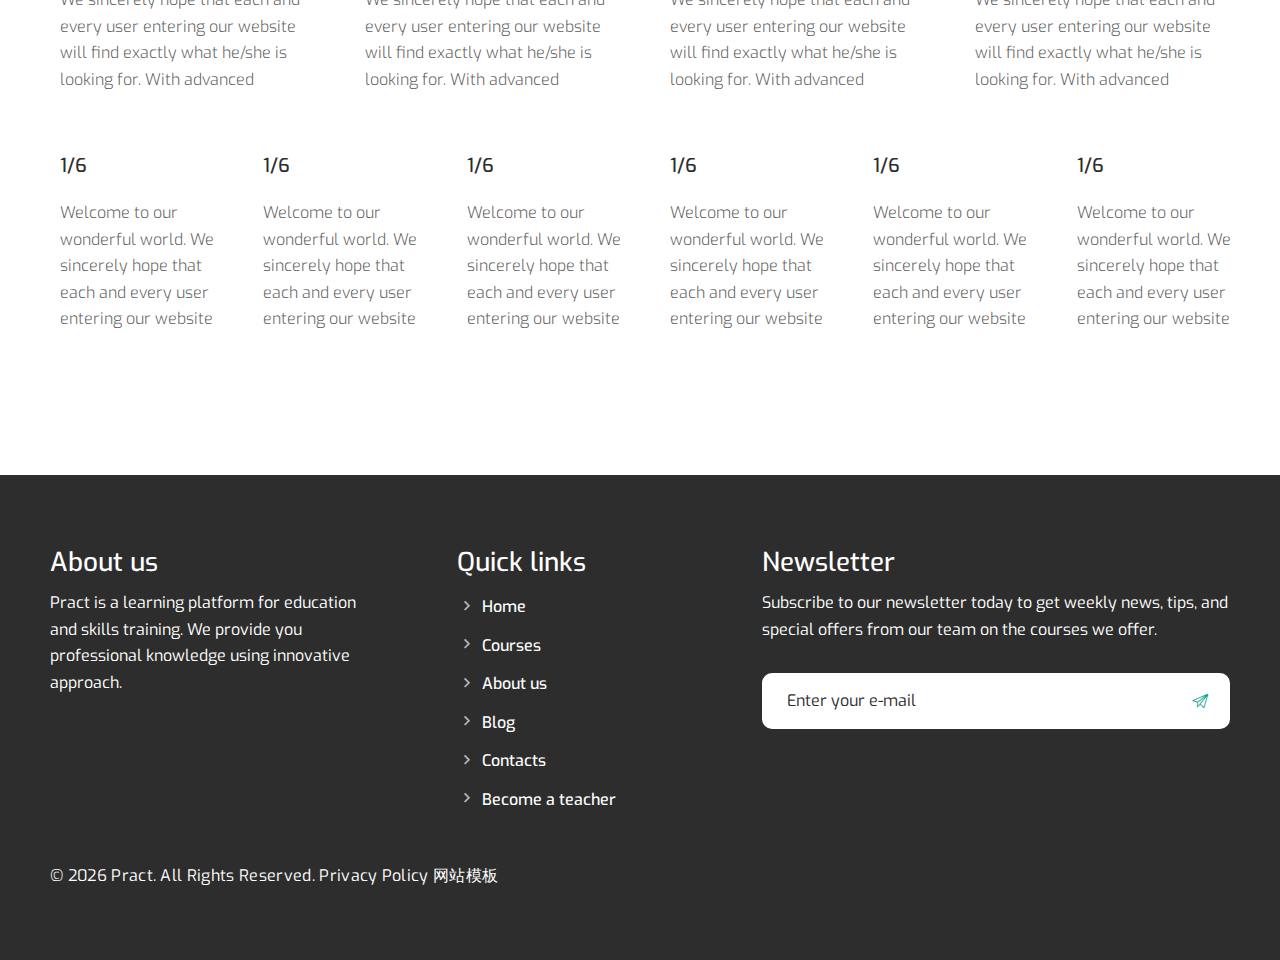
<file: grid-system.html>
<!DOCTYPE html>
<html class="wide wow-animation" lang="en">
  <head>
    <!-- Site Title-->
    <title>Grid system</title>
    <meta charset="utf-8">
    <meta name="viewport" content="width=device-width, height=device-height, initial-scale=1.0">
    <meta http-equiv="X-UA-Compatible" content="IE=edge">
    <link rel="icon" href="images/favicon.ico" type="image/x-icon">
    <link rel="stylesheet" type="text/css" href="https://fonts.googleapis.com/css2?family=Exo:wght@300;400;500;600;700&amp;display=swap">
    <link rel="stylesheet" href="css/bootstrap.css">
    <link rel="stylesheet" href="css/fonts.css">
    <link rel="stylesheet" href="css/style.css">
    <style>.ie-panel{display: none;background: #212121;padding: 10px 0;box-shadow: 3px 3px 5px 0 rgba(0,0,0,.3);clear: both;text-align:center;position: relative;z-index: 1;} html.ie-10 .ie-panel, html.lt-ie-10 .ie-panel {display: block;}</style>
  </head>
  <body>
    <div class="ie-panel"><a href="http://windows.microsoft.com/en-US/internet-explorer/"><img src="images/ie8-panel/warning_bar_0000_us.jpg" height="42" width="820" alt="You are using an outdated browser. For a faster, safer browsing experience, upgrade for free today."></a></div>
    <!-- Page preloader-->
    <div class="page-loader">
      <div class="preloader-inner">
        <svg class="preloader-svg" width="200" height="200" viewbox="0 0 100 100">
          <polyline class="line-cornered stroke-still" points="0,0 100,0 100,100" stroke-width="10" fill="none"></polyline>
          <polyline class="line-cornered stroke-still" points="0,0 0,100 100,100" stroke-width="10" fill="none"></polyline>
          <polyline class="line-cornered stroke-animation" points="0,0 100,0 100,100" stroke-width="10" fill="none"></polyline>
          <polyline class="line-cornered stroke-animation" points="0,0 0,100 100,100" stroke-width="10" fill="none"></polyline>
        </svg>
      </div>
    </div>
    <!-- Page-->
    <div class="page">
      <header class="section page-header">
        <!-- RD Navbar-->
        <div class="rd-navbar-wrap rd-navbar-centered">
          <nav class="rd-navbar" data-layout="rd-navbar-fixed" data-sm-layout="rd-navbar-fixed" data-md-layout="rd-navbar-fixed" data-lg-layout="rd-navbar-fixed" data-xl-layout="rd-navbar-static" data-xxl-layout="rd-navbar-static" data-xxxl-layout="rd-navbar-static" data-lg-device-layout="rd-navbar-fixed" data-xl-device-layout="rd-navbar-static" data-xxl-device-layout="rd-navbar-static" data-xxxl-device-layout="rd-navbar-static" data-stick-up-offset="1px" data-sm-stick-up-offset="1px" data-md-stick-up-offset="1px" data-lg-stick-up-offset="1px" data-xl-stick-up-offset="1px" data-xxl-stick-up-offset="1px" data-xxx-lstick-up-offset="1px" data-stick-up="true">
            <div class="rd-navbar-inner">
              <!-- RD Navbar Panel-->
              <div class="rd-navbar-panel">
                <!-- RD Navbar Toggle-->
                <button class="rd-navbar-toggle" data-rd-navbar-toggle=".rd-navbar-nav-wrap"><span></span></button>
                <!-- RD Navbar Brand-->
                <div class="rd-navbar-brand">
                  <!--Brand--><a class="brand-name" href="index.html"><img class="logo-default" src="images/logo-default-172x36.png" alt="" width="86" height="18" loading="lazy"/><img class="logo-inverse" src="images/logo-inverse-172x36.png" alt="" width="86" height="18" loading="lazy"/></a>
                </div>
              </div>
              <div class="rd-navbar-nav-wrap">
                <ul class="rd-navbar-nav">
                  <li class="rd-nav-item"><a class="rd-nav-link" href="index.html">Home</a>
                  </li>
                  <li class="rd-nav-item"><a class="rd-nav-link" href="about-us.html">About us</a>
                  </li>
                  <li class="rd-nav-item"><a class="rd-nav-link" href="teachers.html">Teachers</a>
                    <ul class="rd-menu rd-navbar-dropdown">
                      <li class="rd-dropdown-item"><a class="rd-dropdown-link" href="single-teacher.html">Single teacher</a>
                      </li>
                    </ul>
                  </li>
                  <li class="rd-nav-item"><a class="rd-nav-link" href="courses.html">Courses</a>
                    <ul class="rd-menu rd-navbar-dropdown">
                      <li class="rd-dropdown-item"><a class="rd-dropdown-link" href="single-course.html">Single course</a>
                      </li>
                    </ul>
                  </li>
                  <li class="rd-nav-item active"><a class="rd-nav-link" href="#">Pages</a>
                    <ul class="rd-menu rd-navbar-dropdown">
                      <li class="rd-dropdown-item"><a class="rd-dropdown-link" href="faqs.html">FAQs</a>
                      </li>
                      <li class="rd-dropdown-item"><a class="rd-dropdown-link" href="privacy-policy.html">Privacy policy</a>
                      </li>
                      <li class="rd-dropdown-item"><a class="rd-dropdown-link" href="404-page.html">404 page</a>
                      </li>
                      <li class="rd-dropdown-item"><a class="rd-dropdown-link" href="503-page.html">503 page</a>
                      </li>
                      <li class="rd-dropdown-item"><a class="rd-dropdown-link" href="buttons.html">Buttons</a>
                      </li>
                      <li class="rd-dropdown-item"><a class="rd-dropdown-link" href="forms.html">Forms</a>
                      </li>
                      <li class="rd-dropdown-item active"><a class="rd-dropdown-link" href="grid-system.html">Grid system</a>
                      </li>
                      <li class="rd-dropdown-item"><a class="rd-dropdown-link" href="tables.html">Tables</a>
                      </li>
                      <li class="rd-dropdown-item"><a class="rd-dropdown-link" href="typography.html">Typography</a>
                      </li>
                    </ul>
                  </li>
                  <li class="rd-nav-item"><a class="rd-nav-link" href="contacts.html">Contacts</a>
                  </li>
                </ul>
              </div>
              <div class="rd-navbar-collapse-toggle" data-rd-navbar-toggle=".rd-navbar-collapse"><span></span></div>
              <div class="rd-navbar-aside-right rd-navbar-collapse">
                <div class="rd-navbar-social">
                  <div class="rd-navbar-social-text">Follow us</div>
                  <ul class="list-inline">
                    <li><a class="icon novi-icon icon-default icon-custom-facebook" href="#"></a></li>
                    <li><a class="icon novi-icon icon-default icon-custom-linkedin" href="#"></a></li>
                    <li><a class="icon novi-icon icon-default icon-custom-instagram" href="#"></a></li>
                  </ul>
                </div>
              </div>
            </div>
          </nav>
        </div>
      </header>
      <!-- Page Header-->
      <div class="section page-header breadcrumbs-custom-wrap bg-image bg-image-9">
        <!-- Breadcrumbs-->
        <section class="breadcrumbs-custom breadcrumbs-custom-svg">
          <div class="container">
            <p class="breadcrumbs-custom-subtitle">Bootstrap Grid</p>
            <p class="heading-1 breadcrumbs-custom-title">Grid system</p>
            <ul class="breadcrumbs-custom-path">
              <li><a href="index.html">Home</a></li>
              <li><a href="#">Pages</a></li>
              <li class="active">Grid system</li>
            </ul>
          </div>
        </section>

      </div>
      <!-- Full-width grid system-->
      <section class="section section-lg bg-default">
        <div class="container-fullwidth grid-demonstration">
          <h3 class="text-center">Full-width grid system</h3>
          <div class="row row-no-gutter">
            <div class="col-12">
              <h5>1/1</h5>
              <p>Welcome to our wonderful world. We sincerely hope that each and every user entering our website will find exactly what he/she is looking for. With advanced features of activating account and new login widgets, you will definitely have a great experience of using our web page. It will tell you lots of interesting things about our company, its products and services, highly professional staff and happy customers. Our site design and navigation has been thoroughly thought out. The layout is aesthetically appealing, contains concise texts in order not to take your precious time. Text styling allows scanning the pages quickly. Site navigation is extremely intuitive and user-friendly. You will always know where you are now and will be able to skip from one page to another with a single mouse click. We use only trusted, verified content, so you can believe every word we are saying. We are always happy to greet the new visitors on our site.</p>
            </div>
          </div>
          <div class="row row-no-gutter">
            <div class="col-6">
              <h5>1/2</h5>
              <p>Welcome to our wonderful world. We sincerely hope that each and every user entering our website will find exactly what he/she is looking for. With advanced features of activating account and new login widgets, you will definitely have a great experience of using our web page. It will tell you lots of interesting things about our company, its products and services, highly professional staff and happy customers. Our site design and navigation has been thoroughly thought out.</p>
            </div>
            <div class="col-6">
              <h5>1/2</h5>
              <p>Welcome to our wonderful world. We sincerely hope that each and every user entering our website will find exactly what he/she is looking for. With advanced features of activating account and new login widgets, you will definitely have a great experience of using our web page. It will tell you lots of interesting things about our company, its products and services, highly professional staff and happy customers. Our site design and navigation has been thoroughly thought out.</p>
            </div>
          </div>
          <div class="row row-no-gutter">
            <div class="col-4">
              <h5>1/3</h5>
              <p>Welcome to our wonderful world. We sincerely hope that each and every user entering our website will find exactly what he/she is looking for. With advanced features of activating account and new login widgets, you will definitely have a great experience of using our web page. It will tell you lots of interesting things about our company, its</p>
            </div>
            <div class="col-4">
              <h5>1/3</h5>
              <p>Welcome to our wonderful world. We sincerely hope that each and every user entering our website will find exactly what he/she is looking for. With advanced features of activating account and new login widgets, you will definitely have a great experience of using our web page. It will tell you lots of interesting things about our company, its</p>
            </div>
            <div class="col-4">
              <h5>1/3</h5>
              <p>Welcome to our wonderful world. We sincerely hope that each and every user entering our website will find exactly what he/she is looking for. With advanced features of activating account and new login widgets, you will definitely have a great experience of using our web page. It will tell you lots of interesting things about our company, its</p>
            </div>
          </div>
          <div class="row row-no-gutter">
            <div class="col-3">
              <h5>1/4</h5>
              <p>Welcome to our wonderful world. We sincerely hope that each and every user entering our website will find exactly what he/she is looking for. With advanced features of activating account and new login widgets, you will definitely have a great</p>
            </div>
            <div class="col-3">
              <h5>1/4</h5>
              <p>Welcome to our wonderful world. We sincerely hope that each and every user entering our website will find exactly what he/she is looking for. With advanced features of activating account and new login widgets, you will definitely have a great</p>
            </div>
            <div class="col-3">
              <h5>1/4</h5>
              <p>Welcome to our wonderful world. We sincerely hope that each and every user entering our website will find exactly what he/she is looking for. With advanced features of activating account and new login widgets, you will definitely have a great</p>
            </div>
            <div class="col-3">
              <h5>1/4</h5>
              <p>Welcome to our wonderful world. We sincerely hope that each and every user entering our website will find exactly what he/she is looking for. With advanced features of activating account and new login widgets, you will definitely have a great</p>
            </div>
          </div>
          <div class="row row-no-gutter">
            <div class="col-2">
              <h5>1/6</h5>
              <p>Welcome to our wonderful world. We sincerely hope that each and every user entering our website will find exactly what he/she is looking for. With advanced</p>
            </div>
            <div class="col-2">
              <h5>1/6</h5>
              <p>Welcome to our wonderful world. We sincerely hope that each and every user entering our website will find exactly what he/she is looking for. With advanced</p>
            </div>
            <div class="col-2">
              <h5>1/6</h5>
              <p>Welcome to our wonderful world. We sincerely hope that each and every user entering our website will find exactly what he/she is looking for. With advanced</p>
            </div>
            <div class="col-2">
              <h5>1/6</h5>
              <p>Welcome to our wonderful world. We sincerely hope that each and every user entering our website will find exactly what he/she is looking for. With advanced</p>
            </div>
            <div class="col-2">
              <h5>1/6</h5>
              <p>Welcome to our wonderful world. We sincerely hope that each and every user entering our website will find exactly what he/she is looking for. With advanced</p>
            </div>
            <div class="col-2">
              <h5>1/6</h5>
              <p>Welcome to our wonderful world. We sincerely hope that each and every user entering our website will find exactly what he/she is looking for. With advanced</p>
            </div>
          </div>
        </div>
      </section>

      <!-- Boxed grid system-->
      <section class="section section-lg bg-default">
        <div class="container grid-demonstration">
          <h3 class="text-center">Boxed grid system</h3>
          <div class="row">
            <div class="col-12">
              <h5>1/1</h5>
              <p>Welcome to our wonderful world. We sincerely hope that each and every user entering our website will find exactly what he/she is looking for. With advanced features of activating account and new login widgets, you will definitely have a great experience of using our web page. It will tell you lots of interesting things about our company, its products and services, highly professional staff and happy customers. Our site design and navigation has been thoroughly thought out. The layout is aesthetically appealing, contains concise texts in order not to take your precious time. Text styling allows scanning the pages quickly. Site navigation is extremely intuitive and user-friendly.</p>
            </div>
          </div>
          <div class="row">
            <div class="col-6">
              <h5>1/2</h5>
              <p>Welcome to our wonderful world. We sincerely hope that each and every user entering our website will find exactly what he/she is looking for. With advanced features of activating account and new login widgets, you will definitely have a great experience of using our web page. It will tell you lots of interesting things about our company, its</p>
            </div>
            <div class="col-6">
              <h5>1/2</h5>
              <p>Welcome to our wonderful world. We sincerely hope that each and every user entering our website will find exactly what he/she is looking for. With advanced features of activating account and new login widgets, you will definitely have a great experience of using our web page. It will tell you lots of interesting things about our company, its</p>
            </div>
          </div>
          <div class="row">
            <div class="col-4">
              <h5>1/3</h5>
              <p>Welcome to our wonderful world. We sincerely hope that each and every user entering our website will find exactly what he/she is looking for. With advanced features of activating account and new login widgets</p>
            </div>
            <div class="col-4">
              <h5>1/3</h5>
              <p>Welcome to our wonderful world. We sincerely hope that each and every user entering our website will find exactly what he/she is looking for. With advanced features of activating account and new login widgets</p>
            </div>
            <div class="col-4">
              <h5>1/3</h5>
              <p>Welcome to our wonderful world. We sincerely hope that each and every user entering our website will find exactly what he/she is looking for. With advanced features of activating account and new login widgets</p>
            </div>
          </div>
          <div class="row">
            <div class="col-3">
              <h5>1/4</h5>
              <p>Welcome to our wonderful world. We sincerely hope that each and every user entering our website will find exactly what he/she is looking for. With advanced</p>
            </div>
            <div class="col-3">
              <h5>1/4</h5>
              <p>Welcome to our wonderful world. We sincerely hope that each and every user entering our website will find exactly what he/she is looking for. With advanced</p>
            </div>
            <div class="col-3">
              <h5>1/4</h5>
              <p>Welcome to our wonderful world. We sincerely hope that each and every user entering our website will find exactly what he/she is looking for. With advanced</p>
            </div>
            <div class="col-3">
              <h5>1/4</h5>
              <p>Welcome to our wonderful world. We sincerely hope that each and every user entering our website will find exactly what he/she is looking for. With advanced</p>
            </div>
          </div>
          <div class="row">
            <div class="col-2">
              <h5>1/6</h5>
              <p>Welcome to our wonderful world. We sincerely hope that each and every user entering our website</p>
            </div>
            <div class="col-2">
              <h5>1/6</h5>
              <p>Welcome to our wonderful world. We sincerely hope that each and every user entering our website</p>
            </div>
            <div class="col-2">
              <h5>1/6</h5>
              <p>Welcome to our wonderful world. We sincerely hope that each and every user entering our website</p>
            </div>
            <div class="col-2">
              <h5>1/6</h5>
              <p>Welcome to our wonderful world. We sincerely hope that each and every user entering our website</p>
            </div>
            <div class="col-2">
              <h5>1/6</h5>
              <p>Welcome to our wonderful world. We sincerely hope that each and every user entering our website</p>
            </div>
            <div class="col-2">
              <h5>1/6</h5>
              <p>Welcome to our wonderful world. We sincerely hope that each and every user entering our website</p>
            </div>
          </div>
        </div>
      </section>

      <!-- Page Footer-->
      <footer class="section novi-bg novi-bg-img footer-simple">
        <div class="container">
          <div class="row row-40">
            <div class="col-md-4">
              <h4>About us</h4>
              <p class="me-xl-5">Pract is a learning platform for education and skills training. We provide you professional knowledge using innovative approach.</p>
            </div>
            <div class="col-md-3">
              <h4>Quick links</h4>
              <ul class="list-marked">
                <li><a href="index.html">Home</a></li>
                <li><a href="courses.html">Courses</a></li>
                <li><a href="about-us.html">About us</a></li>
                <li><a href="#">Blog</a></li>
                <li><a href="contacts.html">Contacts</a></li>
                <li><a href="#">Become a teacher</a></li>
              </ul>
            </div>
            <div class="col-md-5">
              <h4>Newsletter</h4>
              <p>Subscribe to our newsletter today to get weekly news, tips, and special offers from our team on the courses we offer.</p>
              <form class="rd-mailform rd-form-boxed" data-form-output="form-output-global" data-form-type="subscribe" method="post" action="bat/rd-mailform.php">
                <div class="form-wrap">
                  <input class="form-input" type="email" name="email" data-constraints="@Email @Required" id="footer-mail">
                  <label class="form-label" for="footer-mail">Enter your e-mail</label>
                </div>
                <button class="form-button linearicons-paper-plane"></button>
              </form>
            </div>
          </div>
          <p class="rights"><span>&copy;&nbsp;</span><span class="copyright-year"></span><span>&nbsp;</span><span>Pract</span><span>.&nbsp;All Rights Reserved.&nbsp;</span><a href="privacy-policy.html">Privacy Policy</a> <a target="_blank" href="https://www.mobanwang.com/" title="网站模板">网站模板</a></p>
        </div>
      </footer>
    </div>
    <!-- Global Mailform Output-->
    <div class="snackbars" id="form-output-global"></div>
    <!-- Javascript-->
    <script src="js/core.min.js"></script>
    <script src="js/script.js"></script>
  </body>
</html>
</file>
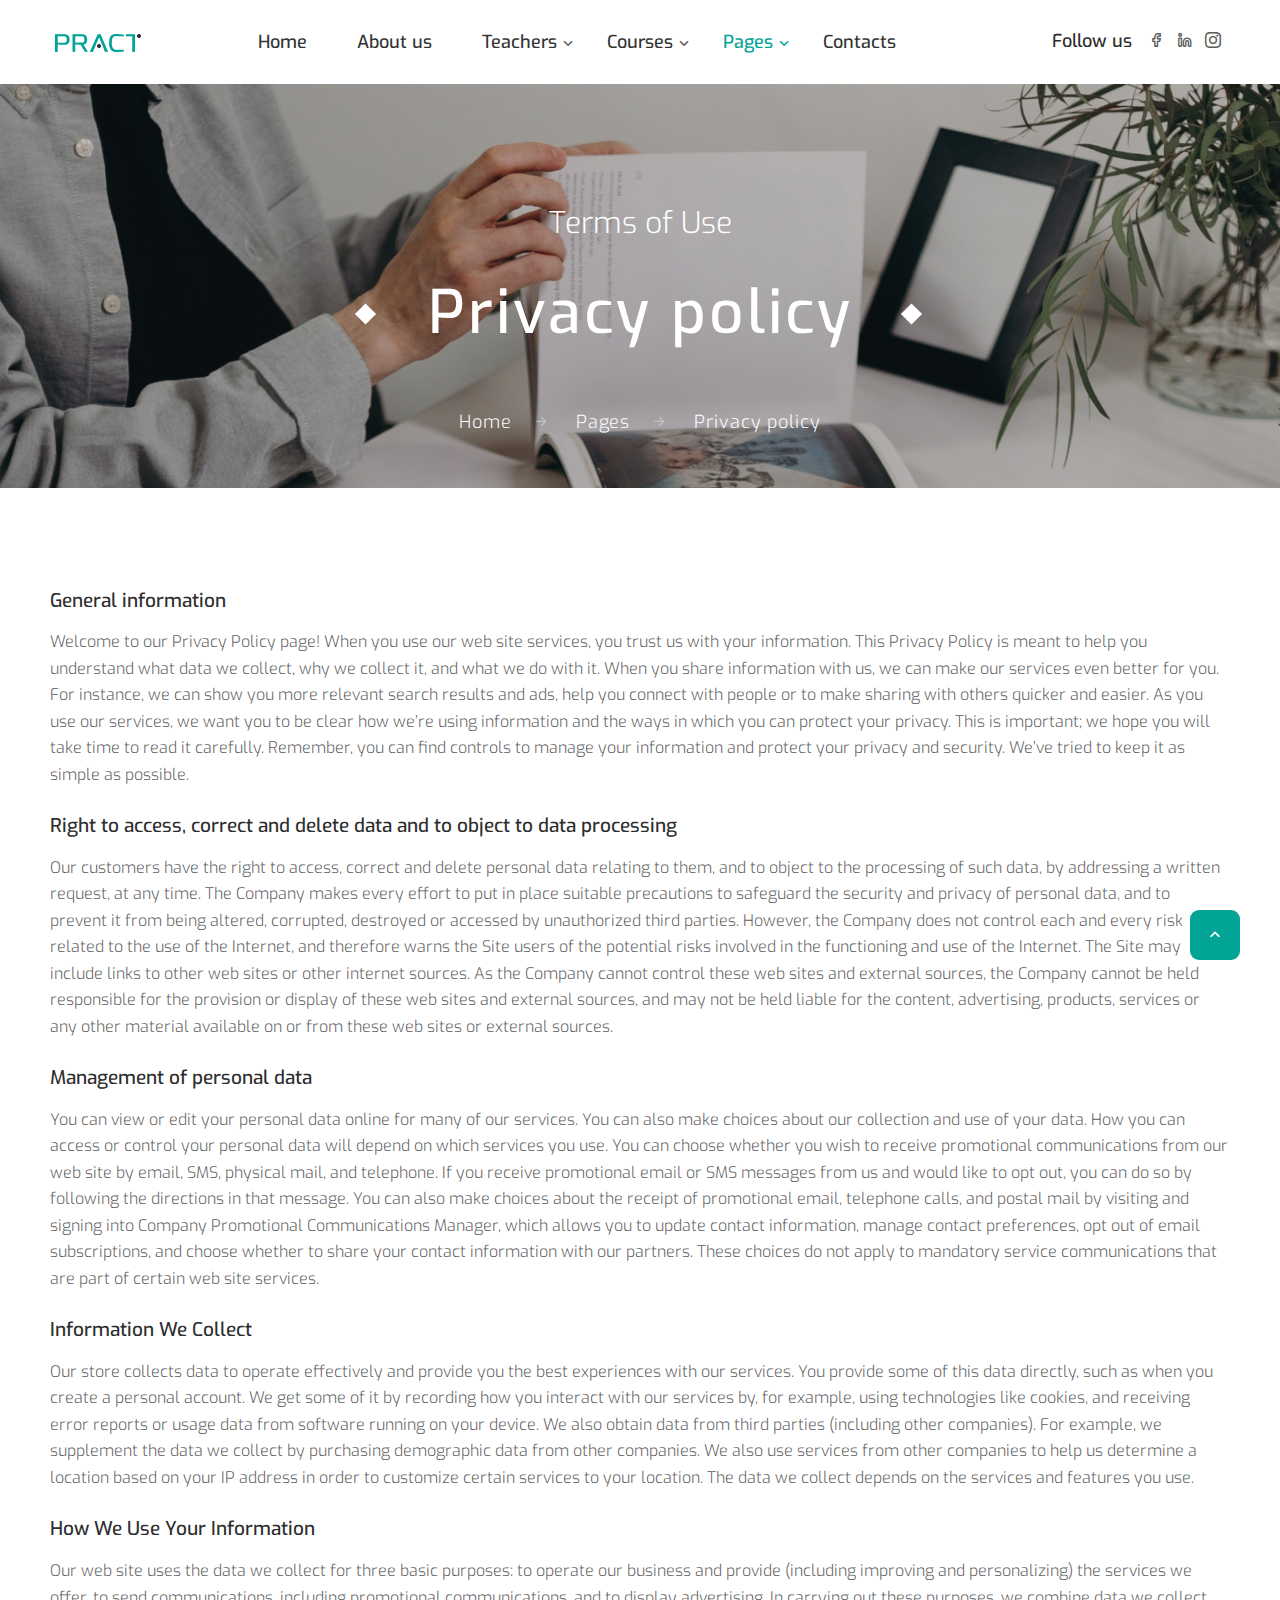
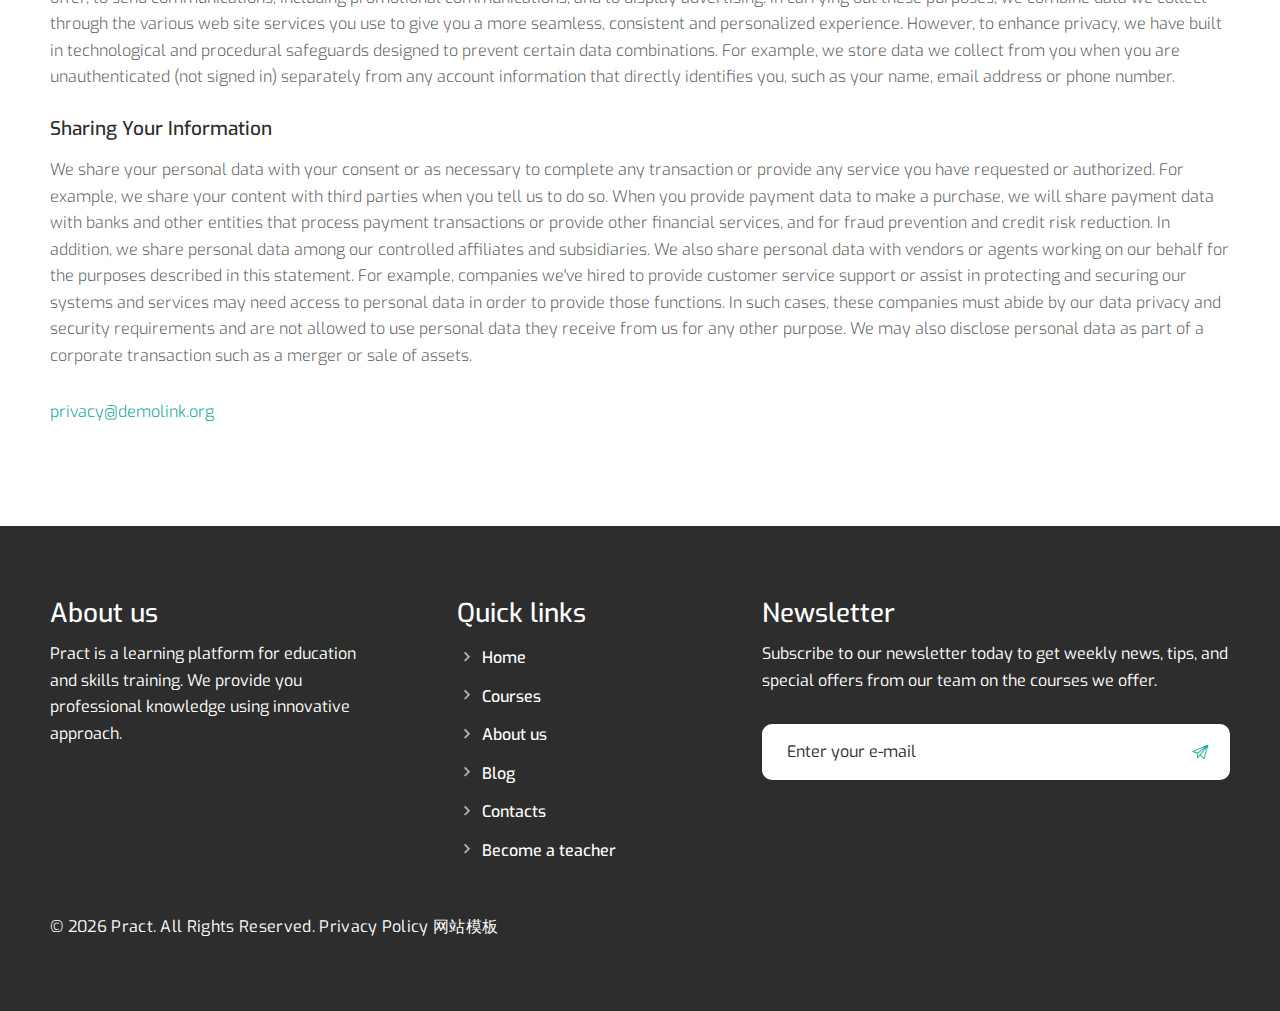
<file: privacy-policy.html>
<!DOCTYPE html>
<html class="wide wow-animation" lang="en">
  <head>
    <!-- Site Title-->
    <title>Privacy Policy</title>
    <meta charset="utf-8">
    <meta name="viewport" content="width=device-width, height=device-height, initial-scale=1.0">
    <meta http-equiv="X-UA-Compatible" content="IE=edge">
    <link rel="icon" href="images/favicon.ico" type="image/x-icon">
    <link rel="stylesheet" type="text/css" href="https://fonts.googleapis.com/css2?family=Exo:wght@300;400;500;600;700&amp;display=swap">
    <link rel="stylesheet" href="css/bootstrap.css">
    <link rel="stylesheet" href="css/fonts.css">
    <link rel="stylesheet" href="css/style.css">
    <style>.ie-panel{display: none;background: #212121;padding: 10px 0;box-shadow: 3px 3px 5px 0 rgba(0,0,0,.3);clear: both;text-align:center;position: relative;z-index: 1;} html.ie-10 .ie-panel, html.lt-ie-10 .ie-panel {display: block;}</style>
  </head>
  <body>
    <div class="ie-panel"><a href="http://windows.microsoft.com/en-US/internet-explorer/"><img src="images/ie8-panel/warning_bar_0000_us.jpg" height="42" width="820" alt="You are using an outdated browser. For a faster, safer browsing experience, upgrade for free today."></a></div>
    <!-- Page preloader-->
    <div class="page-loader">
      <div class="preloader-inner">
        <svg class="preloader-svg" width="200" height="200" viewbox="0 0 100 100">
          <polyline class="line-cornered stroke-still" points="0,0 100,0 100,100" stroke-width="10" fill="none"></polyline>
          <polyline class="line-cornered stroke-still" points="0,0 0,100 100,100" stroke-width="10" fill="none"></polyline>
          <polyline class="line-cornered stroke-animation" points="0,0 100,0 100,100" stroke-width="10" fill="none"></polyline>
          <polyline class="line-cornered stroke-animation" points="0,0 0,100 100,100" stroke-width="10" fill="none"></polyline>
        </svg>
      </div>
    </div>
    <!-- Page-->
    <div class="page">
      <header class="section page-header">
        <!-- RD Navbar-->
        <div class="rd-navbar-wrap rd-navbar-centered">
          <nav class="rd-navbar" data-layout="rd-navbar-fixed" data-sm-layout="rd-navbar-fixed" data-md-layout="rd-navbar-fixed" data-lg-layout="rd-navbar-fixed" data-xl-layout="rd-navbar-static" data-xxl-layout="rd-navbar-static" data-xxxl-layout="rd-navbar-static" data-lg-device-layout="rd-navbar-fixed" data-xl-device-layout="rd-navbar-static" data-xxl-device-layout="rd-navbar-static" data-xxxl-device-layout="rd-navbar-static" data-stick-up-offset="1px" data-sm-stick-up-offset="1px" data-md-stick-up-offset="1px" data-lg-stick-up-offset="1px" data-xl-stick-up-offset="1px" data-xxl-stick-up-offset="1px" data-xxx-lstick-up-offset="1px" data-stick-up="true">
            <div class="rd-navbar-inner">
              <!-- RD Navbar Panel-->
              <div class="rd-navbar-panel">
                <!-- RD Navbar Toggle-->
                <button class="rd-navbar-toggle" data-rd-navbar-toggle=".rd-navbar-nav-wrap"><span></span></button>
                <!-- RD Navbar Brand-->
                <div class="rd-navbar-brand">
                  <!--Brand--><a class="brand-name" href="index.html"><img class="logo-default" src="images/logo-default-172x36.png" alt="" width="86" height="18" loading="lazy"/><img class="logo-inverse" src="images/logo-inverse-172x36.png" alt="" width="86" height="18" loading="lazy"/></a>
                </div>
              </div>
              <div class="rd-navbar-nav-wrap">
                <ul class="rd-navbar-nav">
                  <li class="rd-nav-item"><a class="rd-nav-link" href="index.html">Home</a>
                  </li>
                  <li class="rd-nav-item"><a class="rd-nav-link" href="about-us.html">About us</a>
                  </li>
                  <li class="rd-nav-item"><a class="rd-nav-link" href="teachers.html">Teachers</a>
                    <ul class="rd-menu rd-navbar-dropdown">
                      <li class="rd-dropdown-item"><a class="rd-dropdown-link" href="single-teacher.html">Single teacher</a>
                      </li>
                    </ul>
                  </li>
                  <li class="rd-nav-item"><a class="rd-nav-link" href="courses.html">Courses</a>
                    <ul class="rd-menu rd-navbar-dropdown">
                      <li class="rd-dropdown-item"><a class="rd-dropdown-link" href="single-course.html">Single course</a>
                      </li>
                    </ul>
                  </li>
                  <li class="rd-nav-item active"><a class="rd-nav-link" href="#">Pages</a>
                    <ul class="rd-menu rd-navbar-dropdown">
                      <li class="rd-dropdown-item"><a class="rd-dropdown-link" href="faqs.html">FAQs</a>
                      </li>
                      <li class="rd-dropdown-item active"><a class="rd-dropdown-link" href="privacy-policy.html">Privacy policy</a>
                      </li>
                      <li class="rd-dropdown-item"><a class="rd-dropdown-link" href="404-page.html">404 page</a>
                      </li>
                      <li class="rd-dropdown-item"><a class="rd-dropdown-link" href="503-page.html">503 page</a>
                      </li>
                      <li class="rd-dropdown-item"><a class="rd-dropdown-link" href="buttons.html">Buttons</a>
                      </li>
                      <li class="rd-dropdown-item"><a class="rd-dropdown-link" href="forms.html">Forms</a>
                      </li>
                      <li class="rd-dropdown-item"><a class="rd-dropdown-link" href="grid-system.html">Grid system</a>
                      </li>
                      <li class="rd-dropdown-item"><a class="rd-dropdown-link" href="tables.html">Tables</a>
                      </li>
                      <li class="rd-dropdown-item"><a class="rd-dropdown-link" href="typography.html">Typography</a>
                      </li>
                    </ul>
                  </li>
                  <li class="rd-nav-item"><a class="rd-nav-link" href="contacts.html">Contacts</a>
                  </li>
                </ul>
              </div>
              <div class="rd-navbar-collapse-toggle" data-rd-navbar-toggle=".rd-navbar-collapse"><span></span></div>
              <div class="rd-navbar-aside-right rd-navbar-collapse">
                <div class="rd-navbar-social">
                  <div class="rd-navbar-social-text">Follow us</div>
                  <ul class="list-inline">
                    <li><a class="icon novi-icon icon-default icon-custom-facebook" href="#"></a></li>
                    <li><a class="icon novi-icon icon-default icon-custom-linkedin" href="#"></a></li>
                    <li><a class="icon novi-icon icon-default icon-custom-instagram" href="#"></a></li>
                  </ul>
                </div>
              </div>
            </div>
          </nav>
        </div>
      </header>
      <!-- Page Header-->
      <div class="section page-header breadcrumbs-custom-wrap bg-image bg-image-9">
        <!-- Breadcrumbs-->
        <section class="breadcrumbs-custom breadcrumbs-custom-svg">
          <div class="container">
            <p class="breadcrumbs-custom-subtitle">Terms of Use</p>
            <p class="heading-1 breadcrumbs-custom-title">Privacy policy</p>
            <ul class="breadcrumbs-custom-path">
              <li><a href="index.html">Home</a></li>
              <li><a href="#">Pages</a></li>
              <li class="active">Privacy policy</li>
            </ul>
          </div>
        </section>

      </div>
      <!-- Privacy Policy-->
      <section class="section section-lg bg-default novi-bg novi-bg-img">
        <div class="container">
          <dl class="list-terms">
            <dt class="heading-6">General information</dt>
            <dd>
              Welcome to our Privacy Policy page! When you use our web site services, you trust us with your
              information. This Privacy Policy is meant to help you understand what data we collect, why we
              collect it, and what we do with it. When you share information with us, we can make our services
              even better for you. For instance, we can show you more relevant search results and ads, help
              you connect with people or to make sharing with others quicker and easier. As you use our
              services, we want you to be clear how we’re using information and the ways in which you can
              protect your privacy. This is important; we hope you will take time to read it carefully.
              Remember, you can find controls to manage your information and protect your privacy and
              security. We’ve tried
              to keep it as simple as possible.
            </dd>
            <dt class="heading-6">Right to access, correct and delete data and to object to data processing</dt>
            <dd>
              Our customers have the right to access, correct and delete personal data relating to them, and
              to object to the processing of such data, by addressing a written request, at any time. The
              Company makes every effort to put in place suitable precautions to safeguard the security and
              privacy of personal data, and to prevent it from being altered, corrupted, destroyed or accessed
              by unauthorized third parties. However, the Company does not control each and every risk related
              to the use of the Internet, and therefore warns the Site users of the potential risks involved
              in the functioning and use of the Internet. The Site may include links to other web sites or
              other internet sources. As the Company cannot control these web sites and external sources, the
              Company cannot be held responsible for the provision or display of these web sites and external
              sources, and may not be held liable for the content, advertising, products, services or any
              other material available on or from these web sites or external sources.
            </dd>
            <dt class="heading-6">Management of personal data</dt>
            <dd>
              You can view or edit your personal data online for many of our services. You can also make
              choices about our collection and use of your data. How you can access or control your personal
              data will depend on which services you use. You can choose whether you wish to receive
              promotional communications from our web site by email, SMS, physical mail, and telephone. If you
              receive promotional email or SMS messages from us and would like to opt out, you can do so by
              following the directions in that message. You can also make choices about the receipt of
              promotional email, telephone calls, and postal mail by visiting and signing into Company
              Promotional Communications Manager, which allows you to update contact information, manage
              contact preferences, opt out of email subscriptions, and choose whether to share your contact
              information with our partners. These choices do not apply to mandatory service communications
              that are part of certain web site services.
            </dd>
            <dt class="heading-6">Information We Collect</dt>
            <dd>
              Our store collects data to operate effectively and provide you the best experiences with our
              services. You provide some of this data directly, such as when you create a personal account.
              We get some of it by recording how you interact with our services by, for example, using
              technologies like cookies, and receiving error reports or usage data from software running on
              your device. We also obtain data from third parties (including other companies). For example, we
              supplement the data we collect by purchasing demographic data from other companies. We also use
              services from other companies to help us determine a location based on your IP address in order
              to customize certain services to your location. The data we collect depends on the services
              and features you use.
            </dd>
            <dt class="heading-6">How We Use Your Information</dt>
            <dd>
              Our web site uses the data we collect for three basic purposes: to operate our business and
              provide (including improving and personalizing) the services we offer, to send communications,
              including promotional communications, and to display advertising. In carrying out these
              purposes, we combine data we collect through the various web site services you use to give you a
              more seamless, consistent and personalized experience. However, to enhance privacy, we have
              built in technological and procedural safeguards designed to prevent certain data combinations.
              For example, we store data we collect from you when you are unauthenticated (not signed in)
              separately from any account information that directly identifies you, such as your name, email
              address or phone number.
            </dd>
            <dt class="heading-6">Sharing Your Information</dt>
            <dd>
              We share your personal data with your consent or as necessary to complete any transaction or
              provide any service you have requested or authorized. For example, we share your content with
              third parties when you tell us to do so. When you provide payment data to make a purchase, we
              will share payment data with banks and other entities that process payment transactions or
              provide other financial services, and for fraud prevention and credit risk reduction. In
              addition, we share personal data among our controlled affiliates and subsidiaries. We also share
              personal data with vendors or agents working on our behalf for the purposes described in this
              statement. For example, companies we've hired to provide customer service support or assist in
              protecting and securing our systems and services may need access to personal data in order to
              provide those functions. In such cases, these companies must abide by our data privacy and
              security requirements and are not allowed to use personal data they receive from us for any
              other purpose. We may also disclose personal data as part of a corporate transaction such as a
              merger
              or sale of assets.
            </dd>
          </dl><a class="privacy-link" href="mailto:#">privacy@demolink.org</a>
        </div>
      </section>
      <!-- Page Footer-->
      <footer class="section novi-bg novi-bg-img footer-simple">
        <div class="container">
          <div class="row row-40">
            <div class="col-md-4">
              <h4>About us</h4>
              <p class="me-xl-5">Pract is a learning platform for education and skills training. We provide you professional knowledge using innovative approach.</p>
            </div>
            <div class="col-md-3">
              <h4>Quick links</h4>
              <ul class="list-marked">
                <li><a href="index.html">Home</a></li>
                <li><a href="courses.html">Courses</a></li>
                <li><a href="about-us.html">About us</a></li>
                <li><a href="#">Blog</a></li>
                <li><a href="contacts.html">Contacts</a></li>
                <li><a href="#">Become a teacher</a></li>
              </ul>
            </div>
            <div class="col-md-5">
              <h4>Newsletter</h4>
              <p>Subscribe to our newsletter today to get weekly news, tips, and special offers from our team on the courses we offer.</p>
              <form class="rd-mailform rd-form-boxed" data-form-output="form-output-global" data-form-type="subscribe" method="post" action="bat/rd-mailform.php">
                <div class="form-wrap">
                  <input class="form-input" type="email" name="email" data-constraints="@Email @Required" id="footer-mail">
                  <label class="form-label" for="footer-mail">Enter your e-mail</label>
                </div>
                <button class="form-button linearicons-paper-plane"></button>
              </form>
            </div>
          </div>
          <p class="rights"><span>&copy;&nbsp;</span><span class="copyright-year"></span><span>&nbsp;</span><span>Pract</span><span>.&nbsp;All Rights Reserved.&nbsp;</span><a href="privacy-policy.html">Privacy Policy</a> <a target="_blank" href="https://www.mobanwang.com/" title="网站模板">网站模板</a></p>
        </div>
      </footer>
    </div>
    <!-- Global Mailform Output-->
    <div class="snackbars" id="form-output-global"></div>
    <!-- Javascript-->
    <script src="js/core.min.js"></script>
    <script src="js/script.js"></script>
    <!-- coded by Himic-->
  </body>
</html>
</file>
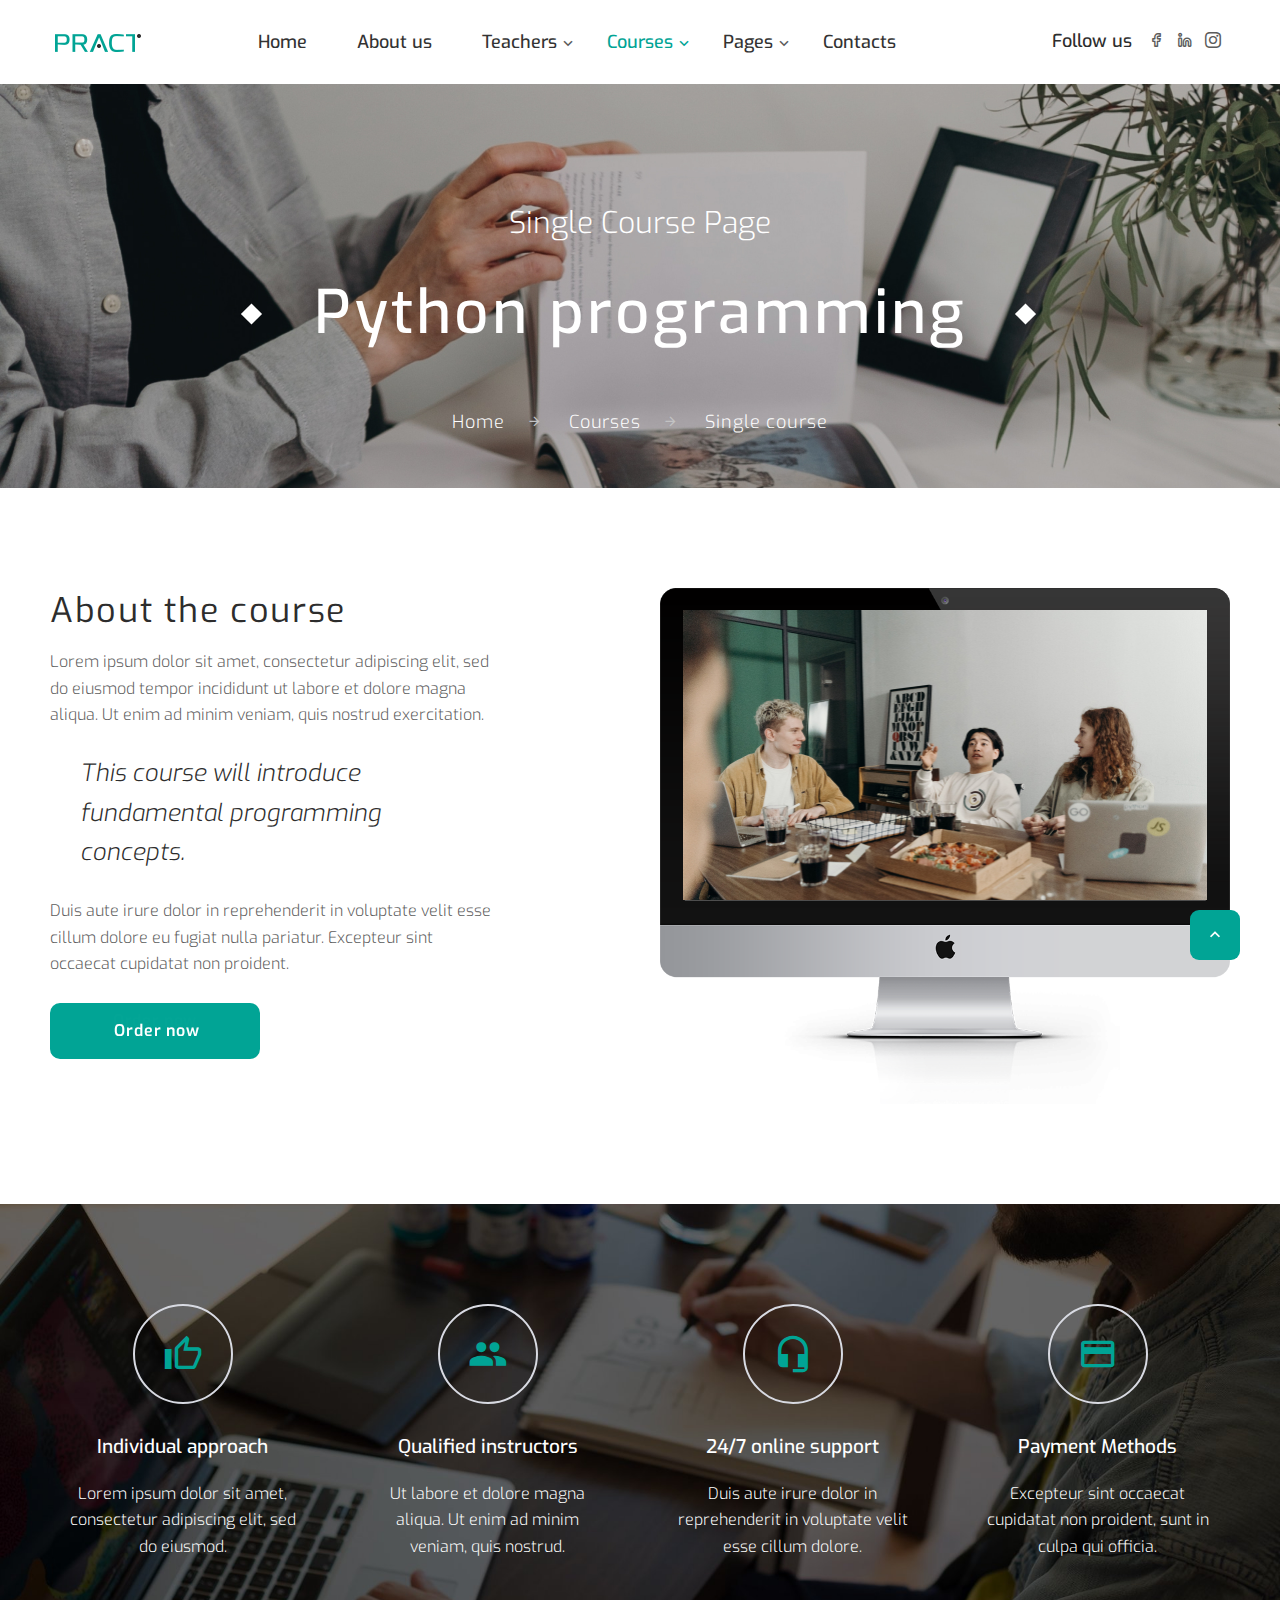
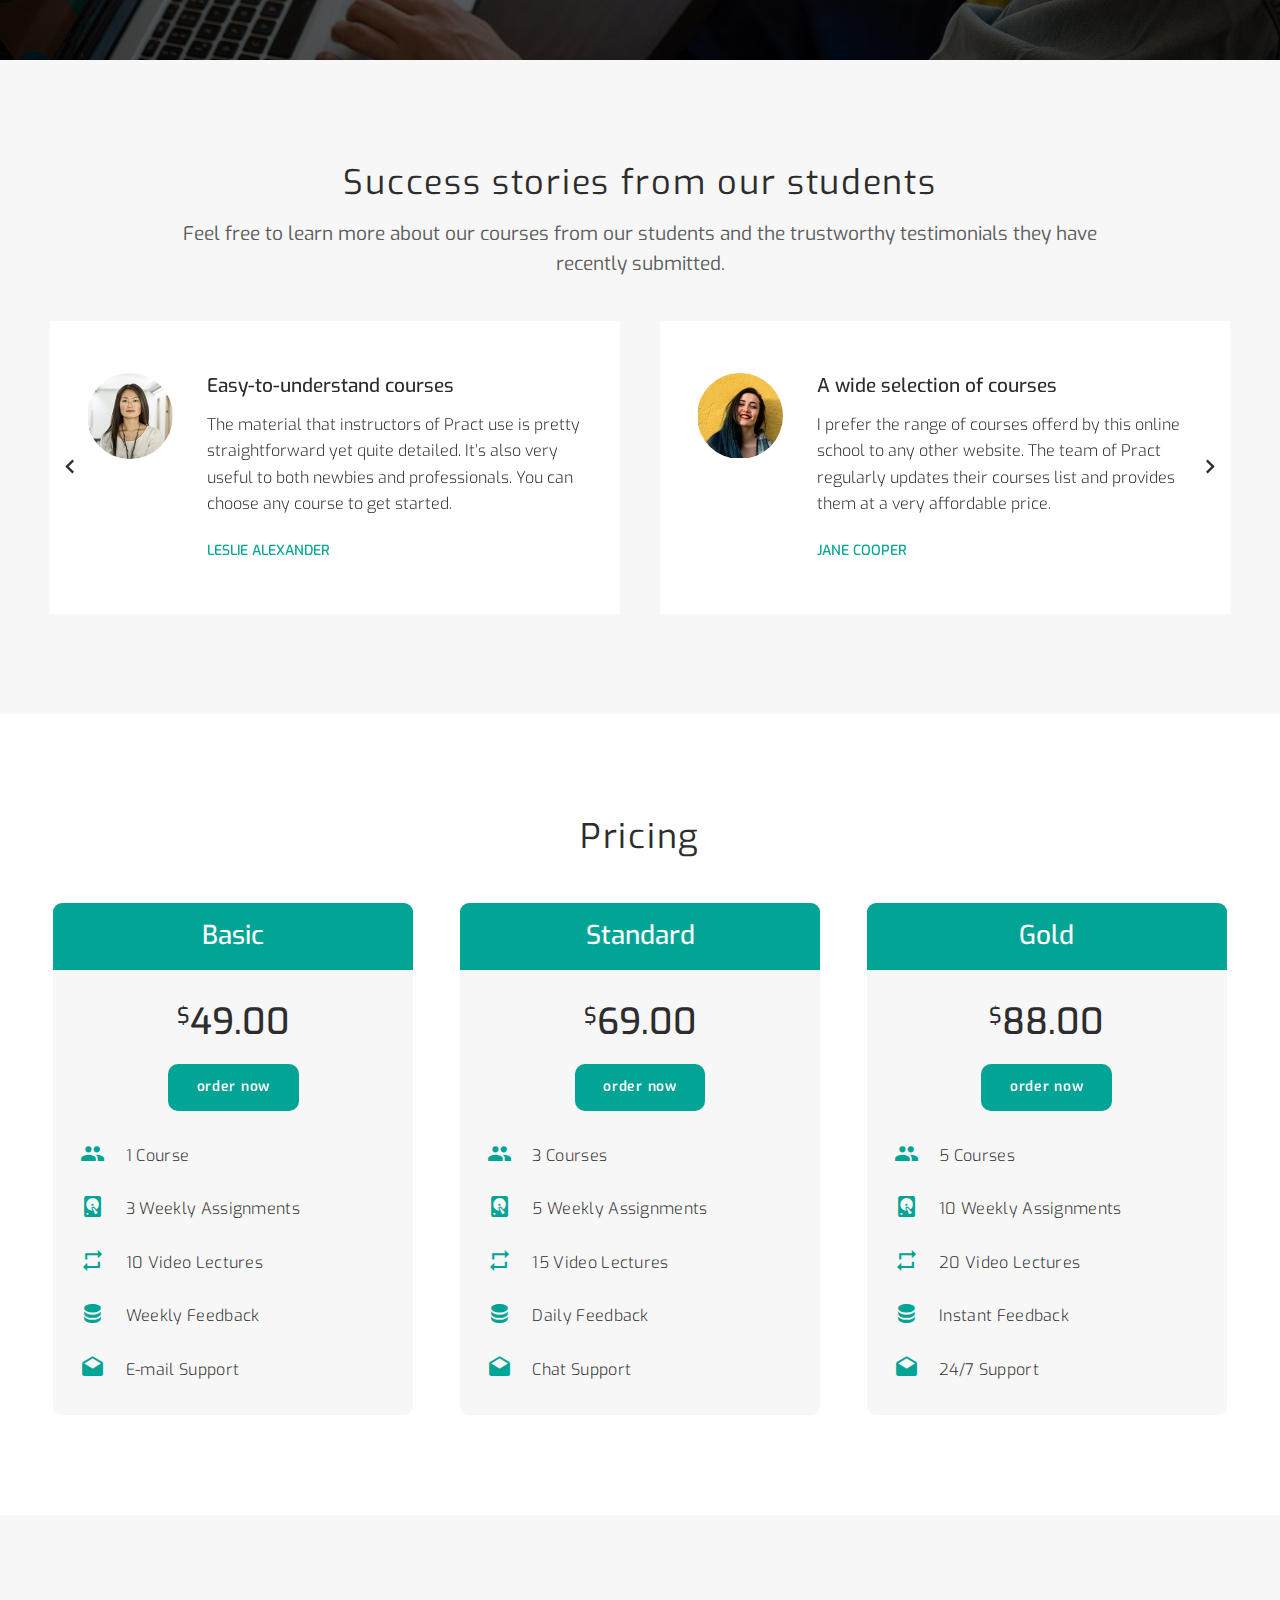
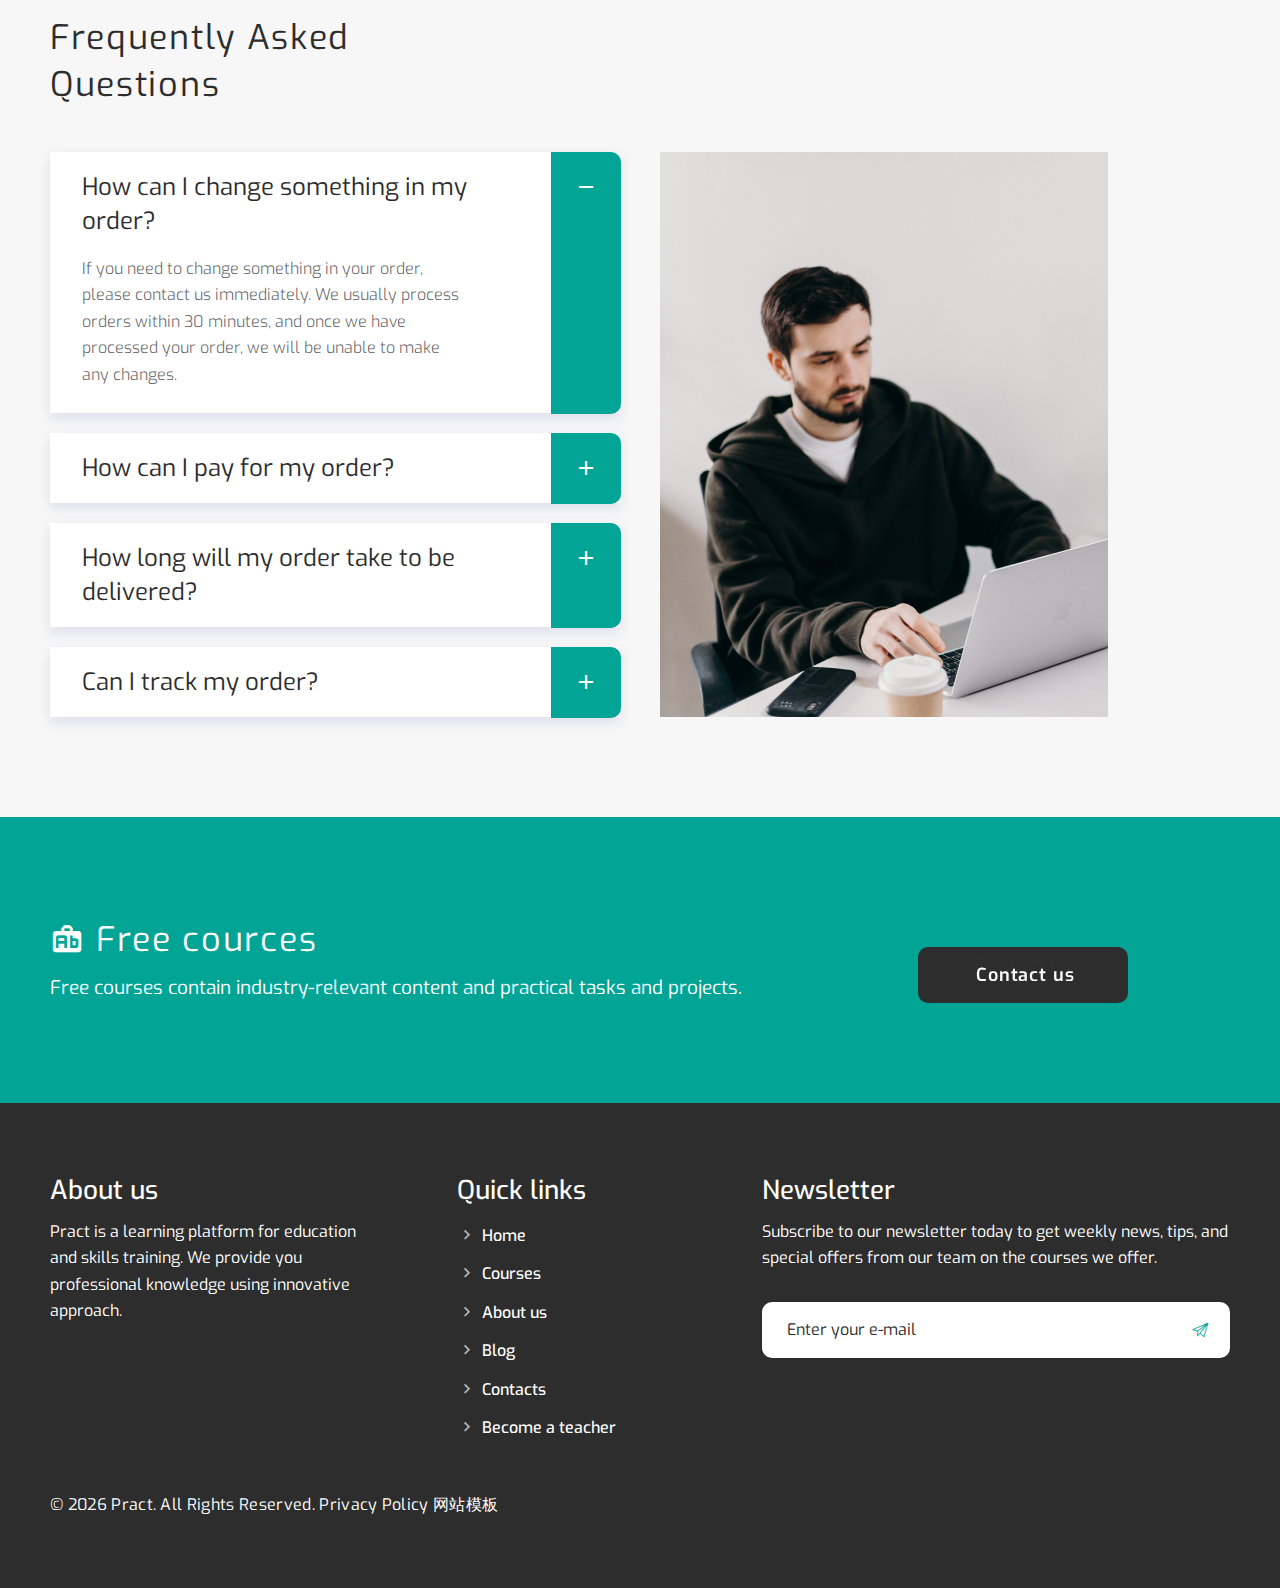
<file: single-course.html>
<!DOCTYPE html>
<html class="wide wow-animation" lang="en">
  <head>
    <!-- Site Title-->
    <title>Single course</title>
    <meta charset="utf-8">
    <meta name="viewport" content="width=device-width, height=device-height, initial-scale=1.0">
    <meta http-equiv="X-UA-Compatible" content="IE=edge">
    <link rel="icon" href="images/favicon.ico" type="image/x-icon">
    <link rel="stylesheet" type="text/css" href="https://fonts.googleapis.com/css2?family=Exo:wght@300;400;500;600;700&amp;display=swap">
    <link rel="stylesheet" href="css/bootstrap.css">
    <link rel="stylesheet" href="css/fonts.css">
    <link rel="stylesheet" href="css/style.css">
    <style>.ie-panel{display: none;background: #212121;padding: 10px 0;box-shadow: 3px 3px 5px 0 rgba(0,0,0,.3);clear: both;text-align:center;position: relative;z-index: 1;} html.ie-10 .ie-panel, html.lt-ie-10 .ie-panel {display: block;}</style>
  </head>
  <body>
    <div class="ie-panel"><a href="http://windows.microsoft.com/en-US/internet-explorer/"><img src="images/ie8-panel/warning_bar_0000_us.jpg" height="42" width="820" alt="You are using an outdated browser. For a faster, safer browsing experience, upgrade for free today."></a></div>
    <!-- Page preloader-->
    <div class="page-loader">
      <div class="preloader-inner">
        <svg class="preloader-svg" width="200" height="200" viewbox="0 0 100 100">
          <polyline class="line-cornered stroke-still" points="0,0 100,0 100,100" stroke-width="10" fill="none"></polyline>
          <polyline class="line-cornered stroke-still" points="0,0 0,100 100,100" stroke-width="10" fill="none"></polyline>
          <polyline class="line-cornered stroke-animation" points="0,0 100,0 100,100" stroke-width="10" fill="none"></polyline>
          <polyline class="line-cornered stroke-animation" points="0,0 0,100 100,100" stroke-width="10" fill="none"></polyline>
        </svg>
      </div>
    </div>
    <!-- Page-->
    <div class="page">
      <header class="section page-header">
        <!-- RD Navbar-->
        <div class="rd-navbar-wrap rd-navbar-centered">
          <nav class="rd-navbar" data-layout="rd-navbar-fixed" data-sm-layout="rd-navbar-fixed" data-md-layout="rd-navbar-fixed" data-lg-layout="rd-navbar-fixed" data-xl-layout="rd-navbar-static" data-xxl-layout="rd-navbar-static" data-xxxl-layout="rd-navbar-static" data-lg-device-layout="rd-navbar-fixed" data-xl-device-layout="rd-navbar-static" data-xxl-device-layout="rd-navbar-static" data-xxxl-device-layout="rd-navbar-static" data-stick-up-offset="1px" data-sm-stick-up-offset="1px" data-md-stick-up-offset="1px" data-lg-stick-up-offset="1px" data-xl-stick-up-offset="1px" data-xxl-stick-up-offset="1px" data-xxx-lstick-up-offset="1px" data-stick-up="true">
            <div class="rd-navbar-inner">
              <!-- RD Navbar Panel-->
              <div class="rd-navbar-panel">
                <!-- RD Navbar Toggle-->
                <button class="rd-navbar-toggle" data-rd-navbar-toggle=".rd-navbar-nav-wrap"><span></span></button>
                <!-- RD Navbar Brand-->
                <div class="rd-navbar-brand">
                  <!--Brand--><a class="brand-name" href="index.html"><img class="logo-default" src="images/logo-default-172x36.png" alt="" width="86" height="18" loading="lazy"/><img class="logo-inverse" src="images/logo-inverse-172x36.png" alt="" width="86" height="18" loading="lazy"/></a>
                </div>
              </div>
              <div class="rd-navbar-nav-wrap">
                <ul class="rd-navbar-nav">
                  <li class="rd-nav-item"><a class="rd-nav-link" href="index.html">Home</a>
                  </li>
                  <li class="rd-nav-item"><a class="rd-nav-link" href="about-us.html">About us</a>
                  </li>
                  <li class="rd-nav-item"><a class="rd-nav-link" href="teachers.html">Teachers</a>
                    <ul class="rd-menu rd-navbar-dropdown">
                      <li class="rd-dropdown-item"><a class="rd-dropdown-link" href="single-teacher.html">Single teacher</a>
                      </li>
                    </ul>
                  </li>
                  <li class="rd-nav-item active"><a class="rd-nav-link" href="courses.html">Courses</a>
                    <ul class="rd-menu rd-navbar-dropdown">
                      <li class="rd-dropdown-item active"><a class="rd-dropdown-link" href="single-course.html">Single course</a>
                      </li>
                    </ul>
                  </li>
                  <li class="rd-nav-item"><a class="rd-nav-link" href="#">Pages</a>
                    <ul class="rd-menu rd-navbar-dropdown">
                      <li class="rd-dropdown-item"><a class="rd-dropdown-link" href="faqs.html">FAQs</a>
                      </li>
                      <li class="rd-dropdown-item"><a class="rd-dropdown-link" href="privacy-policy.html">Privacy policy</a>
                      </li>
                      <li class="rd-dropdown-item"><a class="rd-dropdown-link" href="404-page.html">404 page</a>
                      </li>
                      <li class="rd-dropdown-item"><a class="rd-dropdown-link" href="503-page.html">503 page</a>
                      </li>
                      <li class="rd-dropdown-item"><a class="rd-dropdown-link" href="buttons.html">Buttons</a>
                      </li>
                      <li class="rd-dropdown-item"><a class="rd-dropdown-link" href="forms.html">Forms</a>
                      </li>
                      <li class="rd-dropdown-item"><a class="rd-dropdown-link" href="grid-system.html">Grid system</a>
                      </li>
                      <li class="rd-dropdown-item"><a class="rd-dropdown-link" href="tables.html">Tables</a>
                      </li>
                      <li class="rd-dropdown-item"><a class="rd-dropdown-link" href="typography.html">Typography</a>
                      </li>
                    </ul>
                  </li>
                  <li class="rd-nav-item"><a class="rd-nav-link" href="contacts.html">Contacts</a>
                  </li>
                </ul>
              </div>
              <div class="rd-navbar-collapse-toggle" data-rd-navbar-toggle=".rd-navbar-collapse"><span></span></div>
              <div class="rd-navbar-aside-right rd-navbar-collapse">
                <div class="rd-navbar-social">
                  <div class="rd-navbar-social-text">Follow us</div>
                  <ul class="list-inline">
                    <li><a class="icon novi-icon icon-default icon-custom-facebook" href="#"></a></li>
                    <li><a class="icon novi-icon icon-default icon-custom-linkedin" href="#"></a></li>
                    <li><a class="icon novi-icon icon-default icon-custom-instagram" href="#"></a></li>
                  </ul>
                </div>
              </div>
            </div>
          </nav>
        </div>
      </header>
      <!-- Page Header-->
      <div class="section page-header breadcrumbs-custom-wrap bg-image bg-image-9">
        <!-- Breadcrumbs-->
        <section class="breadcrumbs-custom breadcrumbs-custom-svg">
          <div class="container">
            <p class="breadcrumbs-custom-subtitle">Single Course Page</p>
            <p class="heading-1 breadcrumbs-custom-title">Python programming</p>
            <ul class="breadcrumbs-custom-path">
              <li><a href="index.html">Home</a></li>
              <li><a href="courses.html">Courses</a></li>
              <li class="active">Single course</li>
            </ul>
          </div>
        </section>

      </div>

      <!-- about service-->
      <section class="section section-lg text-center text-md-start bg-default">
        <div class="container">
          <div class="row row-ten row-50 justify-content-md-center justify-content-xl-between">
            <div class="col-md-8 col-lg-4">
              <h3>About the course</h3>
              <p>Lorem ipsum dolor sit amet, consectetur adipiscing elit, sed do eiusmod tempor incididunt ut labore et dolore magna aliqua. Ut enim ad minim veniam, quis nostrud exercitation.</p>
              <!-- Quote minimal-->
              <article class="quote-minimal">
                <p class="quote-minimal-text">This course will introduce fundamental programming concepts.</p>
              </article>
              <p>Duis aute irure dolor in reprehenderit in voluptate velit esse cillum dolore eu fugiat nulla pariatur. Excepteur sint occaecat cupidatat non proident.</p><a class="button button-primary button-nina" href="#">Order now</a>
            </div>
            <div class="col-md-8 col-lg-6 col-xl-5 text-center">
              <div class="image-position-01">
                <div class="blick-wrap"><img class="image-wrap" src="images/ipad-01-940x852.png" alt="" width="940" height="852"/>
                  <div class="blick-overlay" data-blick-overlay="ipad"></div>
                  <div class="blick-content"><img src="images/block-content-01-523x290.jpg" alt="" width="523" height="290" loading="lazy"/>
                  </div>
                </div>
              </div>
            </div>
          </div>
        </div>
      </section>

      <section class="section section-lg text-center bg-image bg-image-7 novi-bg novi-bg-img" data-preset='{"title":"Services 3","category":"services","reload":false,"id":"services-3"}'>
        <div class="container">
          <div class="row justify-content-sm-center row-50">
            <div class="col-sm-6 col-lg-3">
              <div class="thumbnail-classic unit flex-column">
                <div class="unit-left">
                  <div class="thumbnail-classic-icon"><span class="icon novi-icon mdi mdi-thumb-up-outline"></span></div>
                </div>
                <div class="thumbnail-classic-caption unit-body">
                  <h6 class="thumbnail-classic-title">Individual approach</h6>
                  <p class="thumbnail-classic-text">Lorem ipsum dolor sit amet, consectetur adipiscing elit, sed do eiusmod.</p>
                </div>
              </div>
            </div>
            <div class="col-sm-6 col-lg-3">
              <div class="thumbnail-classic unit flex-column">
                <div class="unit-left">
                  <div class="thumbnail-classic-icon"><span class="icon novi-icon mdi mdi-account-multiple"></span></div>
                </div>
                <div class="thumbnail-classic-caption unit-body">
                  <h6 class="thumbnail-classic-title">Qualified instructors</h6>
                  <p class="thumbnail-classic-text">Ut labore et dolore magna aliqua. Ut enim ad minim veniam, quis nostrud.</p>
                </div>
              </div>
            </div>
            <div class="col-sm-6 col-lg-3">
              <div class="thumbnail-classic unit flex-column">
                <div class="unit-left">
                  <div class="thumbnail-classic-icon"><span class="icon novi-icon mdi mdi-headset"></span></div>
                </div>
                <div class="thumbnail-classic-caption unit-body">
                  <h6 class="thumbnail-classic-title">24/7 online support</h6>
                  <p class="thumbnail-classic-text">Duis aute irure dolor in reprehenderit in voluptate velit esse cillum dolore.</p>
                </div>
              </div>
            </div>
            <div class="col-sm-6 col-lg-3">
              <div class="thumbnail-classic unit flex-column">
                <div class="unit-left">
                  <div class="thumbnail-classic-icon"><span class="icon novi-icon mdi mdi-credit-card"></span></div>
                </div>
                <div class="thumbnail-classic-caption unit-body">
                  <h6 class="thumbnail-classic-title">Payment Methods</h6>
                  <p class="thumbnail-classic-text">Excepteur sint occaecat cupidatat non proident, sunt in culpa qui officia.</p>
                </div>
              </div>
            </div>
          </div>
        </div>
      </section>

      <!-- Success stories from our students-->
      <section class="section section-lg novi-bg novi-bg-img bg-gray-100">
        <div class="container">
          <div class="row justify-content-center text-center">
            <div class="col-xl-10">
              <h3>Success stories from our students</h3>
              <p class="big">Feel free to learn more about our courses from our students and the trustworthy testimonials they have recently submitted.</p>
            </div>
          </div>
          <div class="owl-carousel owl-layout-6" data-items="1" data-lg-items="2" data-loop="true" data-margin="40" data-autoplay="true" data-owl='{"nav":true}'>
            <div class="quote-boxed-2">
              <div class="quote-boxed-2-media"><img class="quote-boxed-2-img" src="images/home-14-86x86.jpg" alt="" width="86" height="86" loading="lazy"/>
              </div>
              <div class="quote-boxed-2-body">
                <h6 class="quote-boxed-2-title">Easy-to-understand courses</h6>
                <div class="quote-boxed-2-text">The material that instructors of Pract use is pretty straightforward yet quite detailed. It’s also very useful to both newbies and professionals. You can choose any course to get started.</div>
                <div class="quote-boxed-2-cite small">Leslie Alexander</div>
              </div>
            </div>
            <div class="quote-boxed-2">
              <div class="quote-boxed-2-media"><img class="quote-boxed-2-img" src="images/home-15-86x86.jpg" alt="" width="86" height="86" loading="lazy"/>
              </div>
              <div class="quote-boxed-2-body">
                <h6 class="quote-boxed-2-title">A wide selection of courses</h6>
                <div class="quote-boxed-2-text">I prefer the range of courses offerd by this online school to any other website. The team of Pract regularly updates their courses list and provides them at a very affordable price.</div>
                <div class="quote-boxed-2-cite small">Jane Cooper</div>
              </div>
            </div>
            <div class="quote-boxed-2">
              <div class="quote-boxed-2-media"><img class="quote-boxed-2-img" src="images/home-16-86x86.jpg" alt="" width="86" height="86" loading="lazy"/>
              </div>
              <div class="quote-boxed-2-body">
                <h6 class="quote-boxed-2-title">A great knowledge source</h6>
                <div class="quote-boxed-2-text">As a web developer, I’m always trying to learn more about new development tips and tricks. Your online courses provided me with this unique possibility. Thank you!</div>
                <div class="quote-boxed-2-cite small">James wilson</div>
              </div>
            </div>
            <div class="quote-boxed-2">
              <div class="quote-boxed-2-media"><img class="quote-boxed-2-img" src="images/home-19-86x86.jpg" alt="" width="86" height="86" loading="lazy"/>
              </div>
              <div class="quote-boxed-2-body">
                <h6 class="quote-boxed-2-title">#1 knowledge solution</h6>
                <div class="quote-boxed-2-text">The online courses allow greater flexibility in planning your day and working around family. With Pract, you can also be sure of improving your professional level.</div>
                <div class="quote-boxed-2-cite small">Peter Adams</div>
              </div>
            </div>
          </div>
        </div>
      </section>
      <section class="section section-lg bg-default text-center">
        <div class="container">
          <h3>Pricing</h3>
          <div class="row row-lg row-50 justify-content-sm-center">
            <!-- Pricing Box XL-->
            <div class="col-md-6 col-xl-4">
              <div class="pricing-box pricing-box-xl pricing-box-novi">
                <div class="pricing-box-header">
                  <h4>Basic</h4>
                </div>
                <div class="pricing-box-price">
                  <div class="heading-2"><sup>$</sup>49.00</div>
                </div><a class="button button-sm button-primary button-nina" href="#">order now</a>
                <div class="pricing-box-body">
                  <ul class="pricing-box-list">
                    <li>
                      <div class="unit unit-spacing-sm flex-row align-items-center">
                        <div class="unit-left"><span class="icon novi-icon icon-md-big icon-primary mdi mdi-account-multiple"></span></div>
                        <div class="unit-body"><span>1 Course</span></div>
                      </div>
                    </li>
                    <li>
                      <div class="unit unit-spacing-sm flex-row align-items-center">
                        <div class="unit-left"><span class="icon novi-icon icon-md-big icon-primary mdi mdi-harddisk"></span></div>
                        <div class="unit-body"><span>3 Weekly Assignments</span></div>
                      </div>
                    </li>
                    <li>
                      <div class="unit unit-spacing-sm flex-row align-items-center">
                        <div class="unit-left"><span class="icon novi-icon icon-md-big icon-primary mdi mdi-repeat"></span></div>
                        <div class="unit-body"><span>10 Video Lectures</span></div>
                      </div>
                    </li>
                    <li>
                      <div class="unit unit-spacing-sm flex-row align-items-center">
                        <div class="unit-left"><span class="icon novi-icon icon-md-big icon-primary mdi mdi-database"></span></div>
                        <div class="unit-body"><span>Weekly Feedback</span></div>
                      </div>
                    </li>
                    <li>
                      <div class="unit unit-spacing-sm flex-row align-items-center">
                        <div class="unit-left"><span class="icon novi-icon icon-md icon-primary mdi mdi-email-open"></span></div>
                        <div class="unit-body"><span>E-mail Support</span></div>
                      </div>
                    </li>
                  </ul>
                </div>
              </div>
            </div>
            <!-- Pricing Box XL-->
            <div class="col-md-6 col-xl-4">
              <div class="pricing-box pricing-box-xl pricing-box-novi">
                <div class="pricing-box-header">
                  <h4>Standard</h4>
                </div>
                <div class="pricing-box-price">
                  <div class="heading-2"><sup>$</sup>69.00</div>
                </div><a class="button button-sm button-primary button-nina" href="#">order now</a>
                <div class="pricing-box-body">
                  <ul class="pricing-box-list">
                    <li>
                      <div class="unit unit-spacing-sm flex-row align-items-center">
                        <div class="unit-left"><span class="icon novi-icon icon-md-big icon-primary mdi mdi-account-multiple"></span></div>
                        <div class="unit-body"><span>3 Courses</span></div>
                      </div>
                    </li>
                    <li>
                      <div class="unit unit-spacing-sm flex-row align-items-center">
                        <div class="unit-left"><span class="icon novi-icon icon-md-big icon-primary mdi mdi-harddisk"></span></div>
                        <div class="unit-body"><span>5 Weekly Assignments</span></div>
                      </div>
                    </li>
                    <li>
                      <div class="unit unit-spacing-sm flex-row align-items-center">
                        <div class="unit-left"><span class="icon novi-icon icon-md-big icon-primary mdi mdi-repeat"></span></div>
                        <div class="unit-body"><span>15 Video Lectures</span></div>
                      </div>
                    </li>
                    <li>
                      <div class="unit unit-spacing-sm flex-row align-items-center">
                        <div class="unit-left"><span class="icon novi-icon icon-md-big icon-primary mdi mdi-database"></span></div>
                        <div class="unit-body"><span>Daily Feedback</span></div>
                      </div>
                    </li>
                    <li>
                      <div class="unit unit-spacing-sm flex-row align-items-center">
                        <div class="unit-left"><span class="icon novi-icon icon-md icon-primary mdi mdi-email-open"></span></div>
                        <div class="unit-body"><span>Chat Support</span></div>
                      </div>
                    </li>
                  </ul>
                </div>
              </div>
            </div>
            <!-- Pricing Box XL-->
            <div class="col-md-6 col-xl-4">
              <div class="pricing-box pricing-box-xl pricing-box-novi">
                <div class="pricing-box-header">
                  <h4>Gold</h4>
                </div>
                <div class="pricing-box-price">
                  <div class="heading-2"><sup>$</sup>88.00</div>
                </div><a class="button button-sm button-primary button-nina" href="#">order now</a>
                <div class="pricing-box-body">
                  <ul class="pricing-box-list">
                    <li>
                      <div class="unit unit-spacing-sm flex-row align-items-center">
                        <div class="unit-left"><span class="icon novi-icon icon-md-big icon-primary mdi mdi-account-multiple"></span></div>
                        <div class="unit-body"><span>5 Courses</span></div>
                      </div>
                    </li>
                    <li>
                      <div class="unit unit-spacing-sm flex-row align-items-center">
                        <div class="unit-left"><span class="icon novi-icon icon-md-big icon-primary mdi mdi-harddisk"></span></div>
                        <div class="unit-body"><span>10 Weekly Assignments</span></div>
                      </div>
                    </li>
                    <li>
                      <div class="unit unit-spacing-sm flex-row align-items-center">
                        <div class="unit-left"><span class="icon novi-icon icon-md-big icon-primary mdi mdi-repeat"></span></div>
                        <div class="unit-body"><span>20 Video Lectures</span></div>
                      </div>
                    </li>
                    <li>
                      <div class="unit unit-spacing-sm flex-row align-items-center">
                        <div class="unit-left"><span class="icon novi-icon icon-md-big icon-primary mdi mdi-database"></span></div>
                        <div class="unit-body"><span>Instant Feedback</span></div>
                      </div>
                    </li>
                    <li>
                      <div class="unit unit-spacing-sm flex-row align-items-center">
                        <div class="unit-left"><span class="icon novi-icon icon-md icon-primary mdi mdi-email-open"></span></div>
                        <div class="unit-body"><span>24/7 Support</span></div>
                      </div>
                    </li>
                  </ul>
                </div>
              </div>
            </div>
          </div>
        </div>
      </section>

      <section class="section section-lg bg-gray-100">
        <div class="container">
          <h3 class="text-center text-lg-start">Frequently Asked <br>Questions</h3>
          <div class="row row-ten row-50 justify-content-md-center justify-content-xl-between">
            <div class="col-md-9 col-lg-5 col-xxl-5">
              <!-- Bootstrap collapse-->
              <div class="accordion-custom-group accordion-custom-group-custom accordion-custom-group-corporate" id="accordion1" role="tablist" aria-multiselectable="false">
                <div class="accordion-custom-item accordion-custom-corporate">
                  <h4 class="accordion-custom-heading" id="accordion1-accordion-head-ypbtktje">
                    <button class="accordion-custom-button" type="button" data-bs-toggle="collapse" data-bs-target="#accordion1-accordion-body-tbqgafhb" aria-controls="accordion1-accordion-body-tbqgafhb" aria-expanded="true">How can I change something in my order?<span class="accordion-custom-arrow"></span>
                    </button>
                  </h4>
                  <div class="accordion-custom-collapse collapse show" id="accordion1-accordion-body-tbqgafhb" aria-labelledby="accordion1-accordion-head-ypbtktje" data-bs-parent="#accordion1">
                    <div class="accordion-custom-body">
                      <p>If you need to change something in your order, please contact us immediately. We usually process orders within 30 minutes, and once we have processed your order, we will be unable to make any changes.</p>
                    </div>
                  </div>
                </div>
                <div class="accordion-custom-item accordion-custom-corporate">
                  <h4 class="accordion-custom-heading" id="accordion1-accordion-head-mruooyqr">
                    <button class="accordion-custom-button" type="button" data-bs-toggle="collapse" data-bs-target="#accordion1-accordion-body-mrrhqrwl" aria-controls="accordion1-accordion-body-mrrhqrwl" aria-expanded="false">How can I pay for my order?<span class="accordion-custom-arrow"></span>
                    </button>
                  </h4>
                  <div class="accordion-custom-collapse collapse" id="accordion1-accordion-body-mrrhqrwl" aria-labelledby="accordion1-accordion-head-mruooyqr" data-bs-parent="#accordion1">
                    <div class="accordion-custom-body">
                      <p>We accept Visa, MasterCard, and American Express credit and debit cards for your convenience.</p>
                    </div>
                  </div>
                </div>
                <div class="accordion-custom-item accordion-custom-corporate">
                  <h4 class="accordion-custom-heading" id="accordion1-accordion-head-ougepdos">
                    <button class="accordion-custom-button" type="button" data-bs-toggle="collapse" data-bs-target="#accordion1-accordion-body-dxmgtaua" aria-controls="accordion1-accordion-body-dxmgtaua" aria-expanded="false">How long will my order take to be delivered?<span class="accordion-custom-arrow"></span>
                    </button>
                  </h4>
                  <div class="accordion-custom-collapse collapse" id="accordion1-accordion-body-dxmgtaua" aria-labelledby="accordion1-accordion-head-ougepdos" data-bs-parent="#accordion1">
                    <div class="accordion-custom-body">
                      <p>Delivery times will depend on your location. Once payment is confirmed your order will be packaged. Delivery can be expected within a day.</p>
                    </div>
                  </div>
                </div>
                <div class="accordion-custom-item accordion-custom-corporate">
                  <h4 class="accordion-custom-heading" id="accordion1-accordion-head-gblxkqmc">
                    <button class="accordion-custom-button" type="button" data-bs-toggle="collapse" data-bs-target="#accordion1-accordion-body-kskbdebi" aria-controls="accordion1-accordion-body-kskbdebi" aria-expanded="false">Can I track my order?<span class="accordion-custom-arrow"></span>
                    </button>
                  </h4>
                  <div class="accordion-custom-collapse collapse" id="accordion1-accordion-body-kskbdebi" aria-labelledby="accordion1-accordion-head-gblxkqmc" data-bs-parent="#accordion1">
                    <div class="accordion-custom-body">
                      <p>Yes, you can! After placing your order you will receive an order confirmation via email. Each order starts production 24 hours after your order is placed. Within 72 hours of you placing your order, you will receive an expected delivery date.</p>
                    </div>
                  </div>
                </div>
              </div>
            </div>
            <div class="col-md-9 col-lg-5 col-xxl-4 d-none d-lg-block">
              <figure class="image-default"><img src="images/accordions-01-448x565.jpg" alt="" width="448" height="565"/>
              </figure>
            </div>
          </div>
        </div>
      </section>

      <!-- do you need a consultation?-->
      <section class="section section-md bg-accent text-center text-md-start">
        <div class="container">
          <div class="row">
            <div class="col-xl-11">
              <div class="box-cta box-cta-inline">
                <div class="box-cta-inner">
                  <h3 class="box-cta-title"><span class="box-cta-icon mdi mdi-case-sensitive-alt"></span><span>Free cources</span></h3>
                  <p>Free courses contain industry-relevant content and practical tasks and projects.</p>
                </div>
                <div class="box-cta-inner"><a class="button button-dark button-nina" href="about-us.html">Contact us</a></div>
              </div>
            </div>
          </div>
        </div>
      </section>
      <!-- Page Footer-->
      <footer class="section novi-bg novi-bg-img footer-simple">
        <div class="container">
          <div class="row row-40">
            <div class="col-md-4">
              <h4>About us</h4>
              <p class="me-xl-5">Pract is a learning platform for education and skills training. We provide you professional knowledge using innovative approach.</p>
            </div>
            <div class="col-md-3">
              <h4>Quick links</h4>
              <ul class="list-marked">
                <li><a href="index.html">Home</a></li>
                <li><a href="courses.html">Courses</a></li>
                <li><a href="about-us.html">About us</a></li>
                <li><a href="#">Blog</a></li>
                <li><a href="contacts.html">Contacts</a></li>
                <li><a href="#">Become a teacher</a></li>
              </ul>
            </div>
            <div class="col-md-5">
              <h4>Newsletter</h4>
              <p>Subscribe to our newsletter today to get weekly news, tips, and special offers from our team on the courses we offer.</p>
              <form class="rd-mailform rd-form-boxed" data-form-output="form-output-global" data-form-type="subscribe" method="post" action="bat/rd-mailform.php">
                <div class="form-wrap">
                  <input class="form-input" type="email" name="email" data-constraints="@Email @Required" id="footer-mail">
                  <label class="form-label" for="footer-mail">Enter your e-mail</label>
                </div>
                <button class="form-button linearicons-paper-plane"></button>
              </form>
            </div>
          </div>
          <p class="rights"><span>&copy;&nbsp;</span><span class="copyright-year"></span><span>&nbsp;</span><span>Pract</span><span>.&nbsp;All Rights Reserved.&nbsp;</span><a href="privacy-policy.html">Privacy Policy</a> <a target="_blank" href="https://www.mobanwang.com/" title="网站模板">网站模板</a></p>
        </div>
      </footer>
    </div>
    <!-- Global Mailform Output-->
    <div class="snackbars" id="form-output-global"></div>
    <!-- Javascript-->
    <script src="js/core.min.js"></script>
    <script src="js/script.js"></script>
  </body>
</html>
</file>
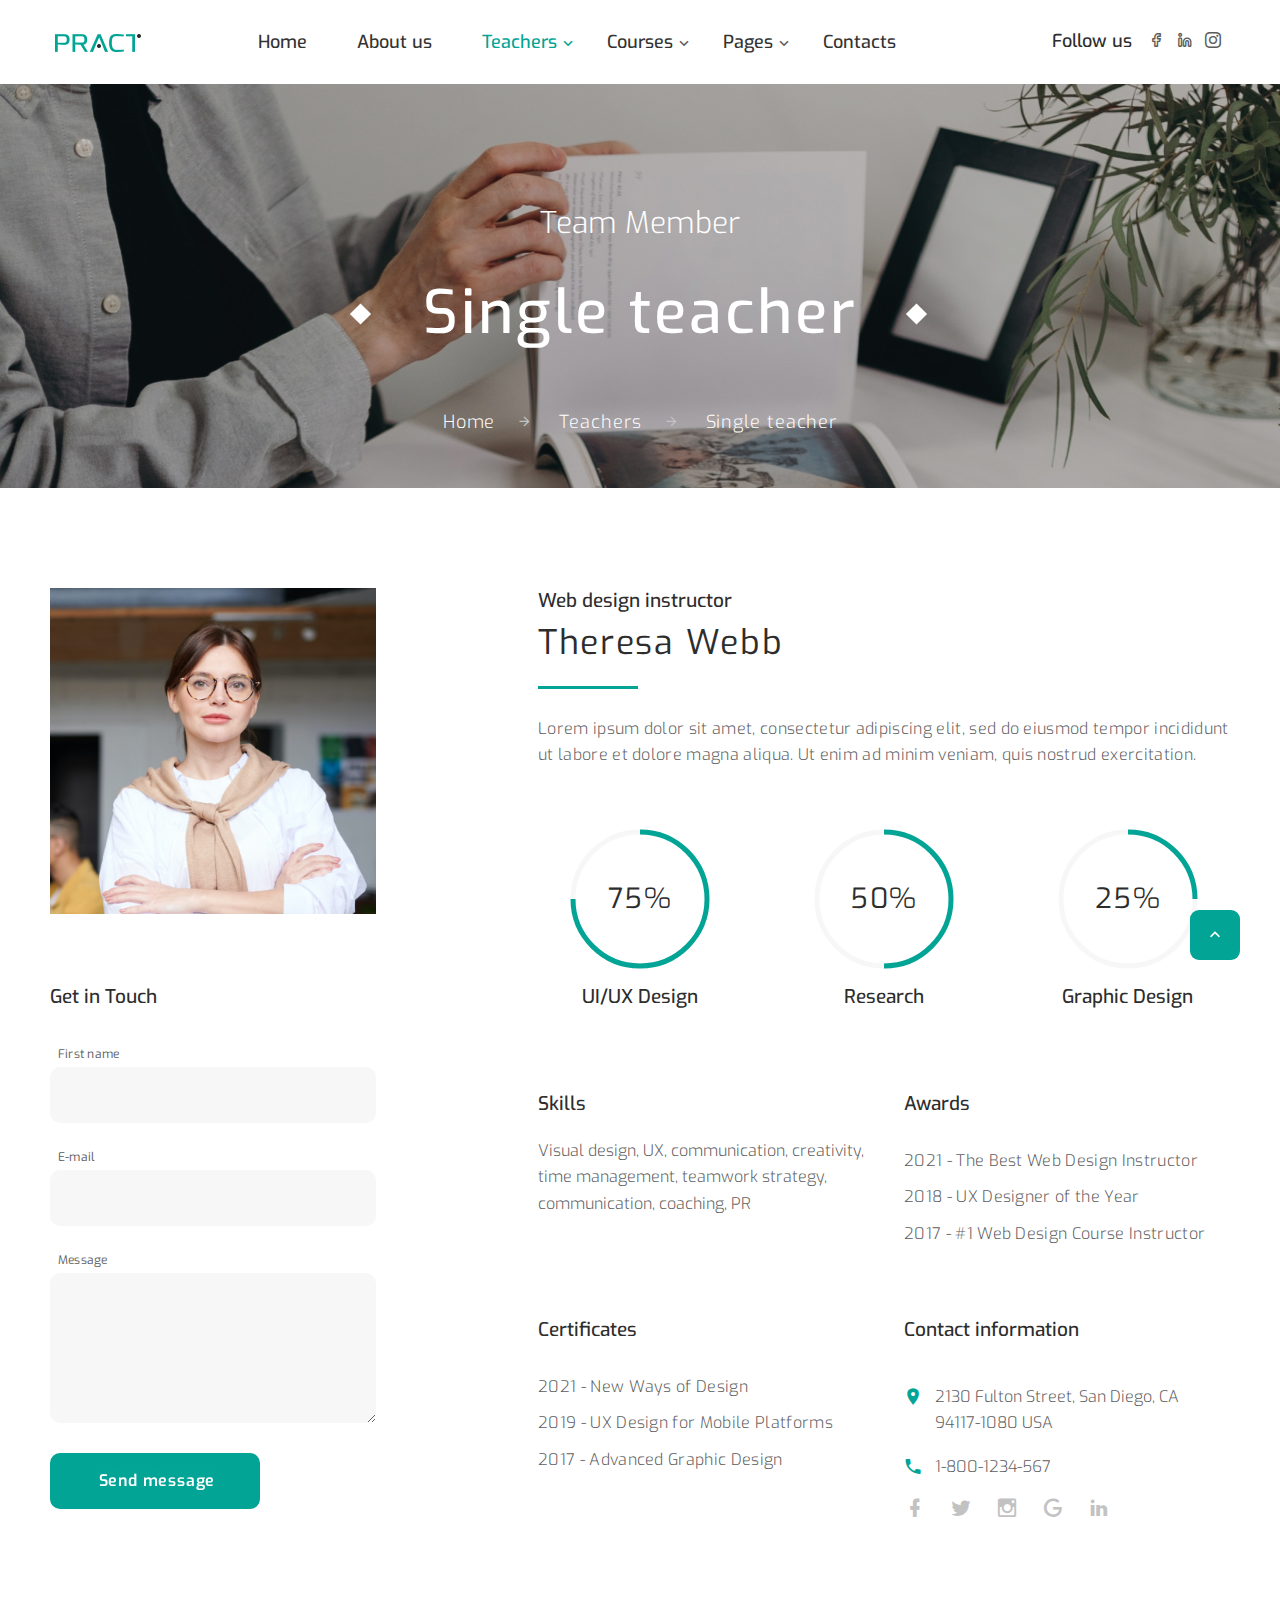
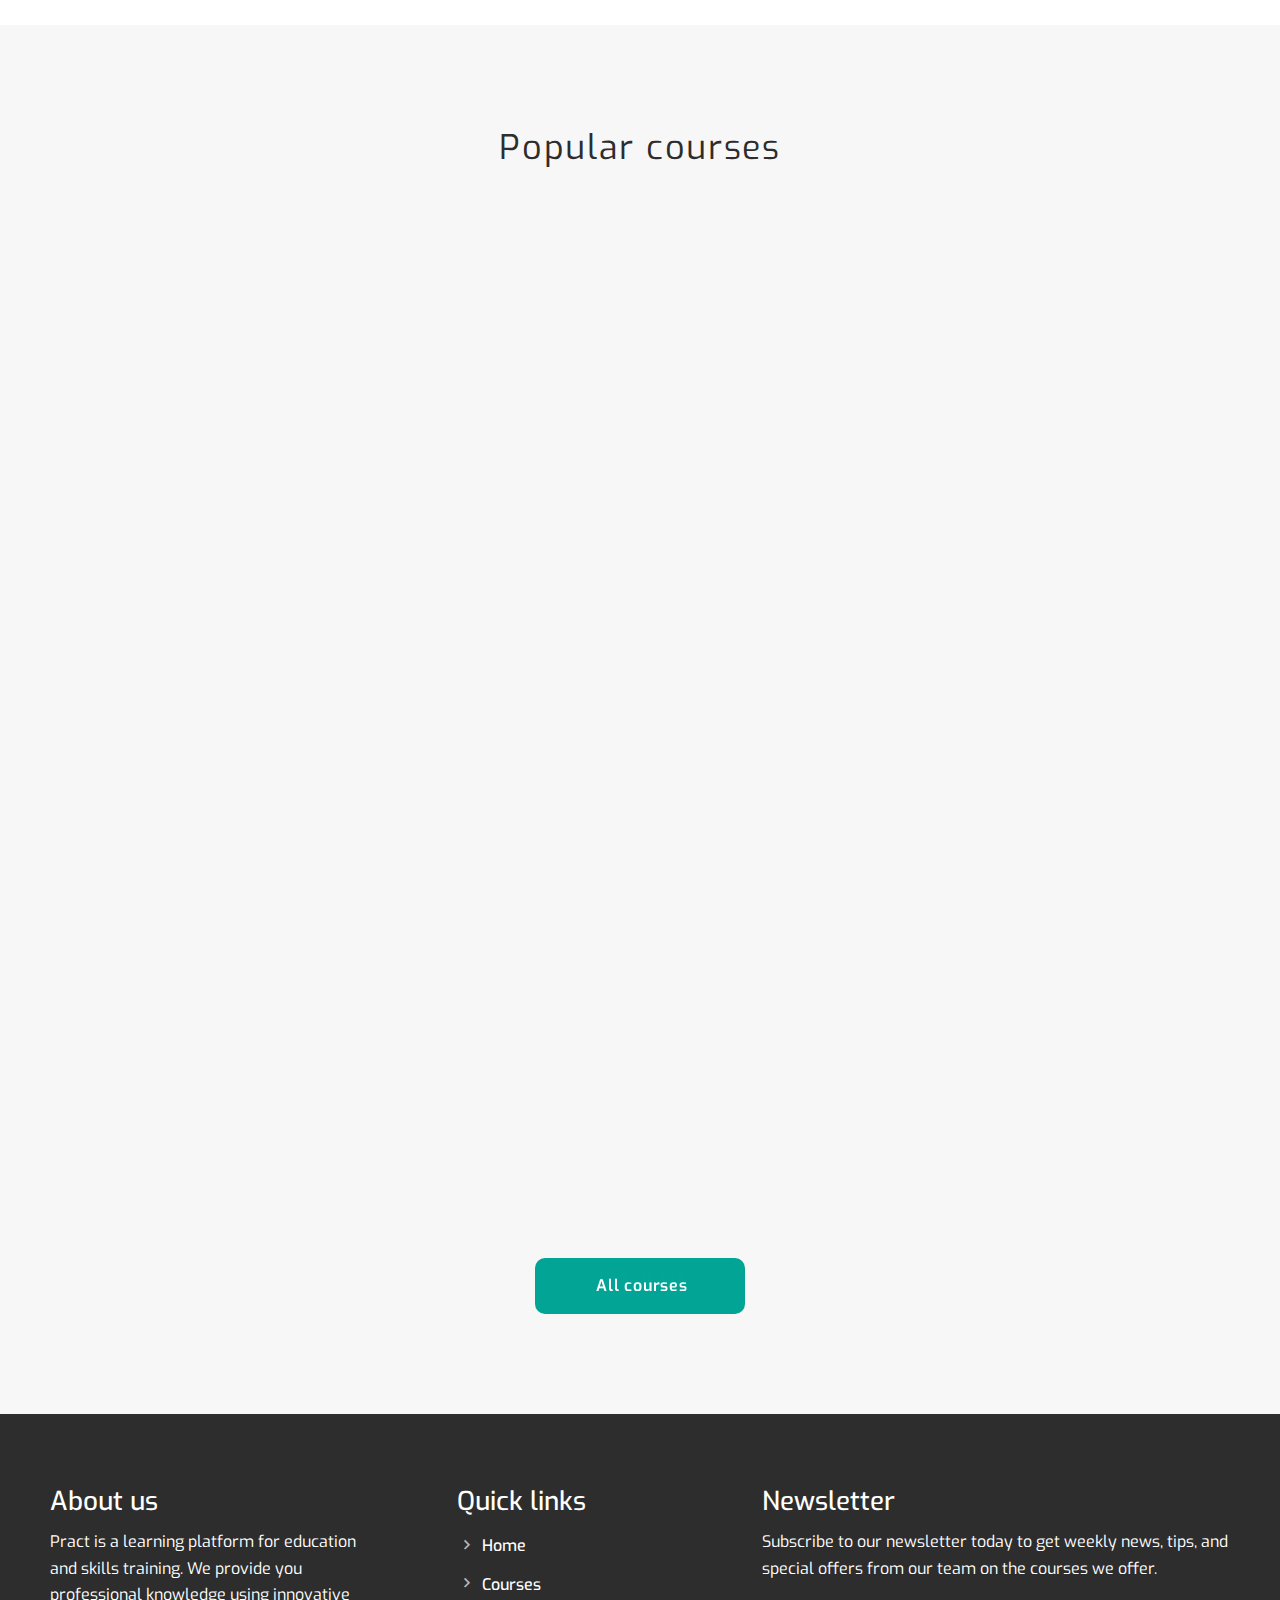
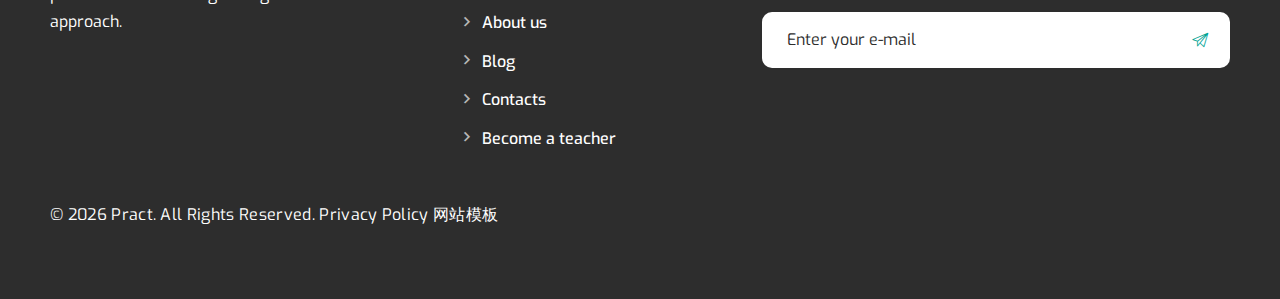
<file: single-teacher.html>
<!DOCTYPE html>
<html class="wide wow-animation" lang="en">
  <head>
    <!-- Site Title-->
    <title>Single teacher</title>
    <meta charset="utf-8">
    <meta name="viewport" content="width=device-width, height=device-height, initial-scale=1.0">
    <meta http-equiv="X-UA-Compatible" content="IE=edge">
    <link rel="icon" href="images/favicon.ico" type="image/x-icon">
    <link rel="stylesheet" type="text/css" href="https://fonts.googleapis.com/css2?family=Exo:wght@300;400;500;600;700&amp;display=swap">
    <link rel="stylesheet" href="css/bootstrap.css">
    <link rel="stylesheet" href="css/fonts.css">
    <link rel="stylesheet" href="css/style.css">
    <style>.ie-panel{display: none;background: #212121;padding: 10px 0;box-shadow: 3px 3px 5px 0 rgba(0,0,0,.3);clear: both;text-align:center;position: relative;z-index: 1;} html.ie-10 .ie-panel, html.lt-ie-10 .ie-panel {display: block;}</style>
  </head>
  <body>
    <div class="ie-panel"><a href="http://windows.microsoft.com/en-US/internet-explorer/"><img src="images/ie8-panel/warning_bar_0000_us.jpg" height="42" width="820" alt="You are using an outdated browser. For a faster, safer browsing experience, upgrade for free today."></a></div>
    <!-- Page preloader-->
    <div class="page-loader">
      <div class="preloader-inner">
        <svg class="preloader-svg" width="200" height="200" viewbox="0 0 100 100">
          <polyline class="line-cornered stroke-still" points="0,0 100,0 100,100" stroke-width="10" fill="none"></polyline>
          <polyline class="line-cornered stroke-still" points="0,0 0,100 100,100" stroke-width="10" fill="none"></polyline>
          <polyline class="line-cornered stroke-animation" points="0,0 100,0 100,100" stroke-width="10" fill="none"></polyline>
          <polyline class="line-cornered stroke-animation" points="0,0 0,100 100,100" stroke-width="10" fill="none"></polyline>
        </svg>
      </div>
    </div>
    <!-- Page-->
    <div class="page">
      <header class="section page-header">
        <!-- RD Navbar-->
        <div class="rd-navbar-wrap rd-navbar-centered">
          <nav class="rd-navbar" data-layout="rd-navbar-fixed" data-sm-layout="rd-navbar-fixed" data-md-layout="rd-navbar-fixed" data-lg-layout="rd-navbar-fixed" data-xl-layout="rd-navbar-static" data-xxl-layout="rd-navbar-static" data-xxxl-layout="rd-navbar-static" data-lg-device-layout="rd-navbar-fixed" data-xl-device-layout="rd-navbar-static" data-xxl-device-layout="rd-navbar-static" data-xxxl-device-layout="rd-navbar-static" data-stick-up-offset="1px" data-sm-stick-up-offset="1px" data-md-stick-up-offset="1px" data-lg-stick-up-offset="1px" data-xl-stick-up-offset="1px" data-xxl-stick-up-offset="1px" data-xxx-lstick-up-offset="1px" data-stick-up="true">
            <div class="rd-navbar-inner">
              <!-- RD Navbar Panel-->
              <div class="rd-navbar-panel">
                <!-- RD Navbar Toggle-->
                <button class="rd-navbar-toggle" data-rd-navbar-toggle=".rd-navbar-nav-wrap"><span></span></button>
                <!-- RD Navbar Brand-->
                <div class="rd-navbar-brand">
                  <!--Brand--><a class="brand-name" href="index.html"><img class="logo-default" src="images/logo-default-172x36.png" alt="" width="86" height="18" loading="lazy"/><img class="logo-inverse" src="images/logo-inverse-172x36.png" alt="" width="86" height="18" loading="lazy"/></a>
                </div>
              </div>
              <div class="rd-navbar-nav-wrap">
                <ul class="rd-navbar-nav">
                  <li class="rd-nav-item"><a class="rd-nav-link" href="index.html">Home</a>
                  </li>
                  <li class="rd-nav-item"><a class="rd-nav-link" href="about-us.html">About us</a>
                  </li>
                  <li class="rd-nav-item active"><a class="rd-nav-link" href="teachers.html">Teachers</a>
                    <ul class="rd-menu rd-navbar-dropdown">
                      <li class="rd-dropdown-item active"><a class="rd-dropdown-link" href="single-teacher.html">Single teacher</a>
                      </li>
                    </ul>
                  </li>
                  <li class="rd-nav-item"><a class="rd-nav-link" href="courses.html">Courses</a>
                    <ul class="rd-menu rd-navbar-dropdown">
                      <li class="rd-dropdown-item"><a class="rd-dropdown-link" href="single-course.html">Single course</a>
                      </li>
                    </ul>
                  </li>
                  <li class="rd-nav-item"><a class="rd-nav-link" href="#">Pages</a>
                    <ul class="rd-menu rd-navbar-dropdown">
                      <li class="rd-dropdown-item"><a class="rd-dropdown-link" href="faqs.html">FAQs</a>
                      </li>
                      <li class="rd-dropdown-item"><a class="rd-dropdown-link" href="privacy-policy.html">Privacy policy</a>
                      </li>
                      <li class="rd-dropdown-item"><a class="rd-dropdown-link" href="404-page.html">404 page</a>
                      </li>
                      <li class="rd-dropdown-item"><a class="rd-dropdown-link" href="503-page.html">503 page</a>
                      </li>
                      <li class="rd-dropdown-item"><a class="rd-dropdown-link" href="buttons.html">Buttons</a>
                      </li>
                      <li class="rd-dropdown-item"><a class="rd-dropdown-link" href="forms.html">Forms</a>
                      </li>
                      <li class="rd-dropdown-item"><a class="rd-dropdown-link" href="grid-system.html">Grid system</a>
                      </li>
                      <li class="rd-dropdown-item"><a class="rd-dropdown-link" href="tables.html">Tables</a>
                      </li>
                      <li class="rd-dropdown-item"><a class="rd-dropdown-link" href="typography.html">Typography</a>
                      </li>
                    </ul>
                  </li>
                  <li class="rd-nav-item"><a class="rd-nav-link" href="contacts.html">Contacts</a>
                  </li>
                </ul>
              </div>
              <div class="rd-navbar-collapse-toggle" data-rd-navbar-toggle=".rd-navbar-collapse"><span></span></div>
              <div class="rd-navbar-aside-right rd-navbar-collapse">
                <div class="rd-navbar-social">
                  <div class="rd-navbar-social-text">Follow us</div>
                  <ul class="list-inline">
                    <li><a class="icon novi-icon icon-default icon-custom-facebook" href="#"></a></li>
                    <li><a class="icon novi-icon icon-default icon-custom-linkedin" href="#"></a></li>
                    <li><a class="icon novi-icon icon-default icon-custom-instagram" href="#"></a></li>
                  </ul>
                </div>
              </div>
            </div>
          </nav>
        </div>
      </header>
      <!-- Page Header-->
      <div class="section page-header breadcrumbs-custom-wrap bg-image bg-image-9">
        <!-- Breadcrumbs-->
        <section class="breadcrumbs-custom breadcrumbs-custom-svg">
          <div class="container">
            <p class="breadcrumbs-custom-subtitle">Team Member</p>
            <p class="heading-1 breadcrumbs-custom-title">Single teacher</p>
            <ul class="breadcrumbs-custom-path">
              <li><a href="index.html">Home</a></li>
              <li><a href="teachers.html">Teachers</a></li>
              <li class="active">Single teacher</li>
            </ul>
          </div>
        </section>

      </div>

      <!-- Ronald Chen-->
      <section class="section section-lg bg-default text-start novi-bg novi-bg-img">
        <div class="container">
          <div class="row row-70 row-ten row-fix justify-content-xl-between">
            <div class="col-xl-3">
              <div class="row row-70 row-fix align-items-md-center">
                <div class="col-md-6 col-xl-12"><img src="images/team-member-1-420x420.jpg" alt="" width="420" height="420"/>
                </div>
                <div class="col-md-6 col-xl-12 text-md-start">
                  <h6>Get in Touch</h6>
                  <!-- RD Mailform-->
                  <form class="rd-mailform" data-form-output="form-output-global" data-form-type="contact" method="post" action="bat/rd-mailform.php">
                    <div class="row row-20 row-fix">
                      <div class="col-md-12">
                        <div class="form-wrap form-wrap-validation">
                          <label class="form-label-outside" for="form-1-name">First name</label>
                          <input class="form-input" id="form-1-name" type="text" name="name" data-constraints="@Required">
                        </div>
                      </div>
                      <div class="col-md-12">
                        <div class="form-wrap form-wrap-validation">
                          <label class="form-label-outside" for="form-1-email">E-mail</label>
                          <input class="form-input" id="form-1-email" type="email" name="email" data-constraints="@Email @Required">
                        </div>
                      </div>
                      <div class="col-sm-12">
                        <div class="form-wrap form-wrap-validation">
                          <label class="form-label-outside" for="form-1-message">Message</label>
                          <textarea class="form-input" id="form-1-message" name="message" data-constraints="@Required"></textarea>
                        </div>
                      </div>
                      <div class="col-sm-12 offset-custom-4">
                        <div class="form-button">
                          <button class="button button-primary button-nina" type="submit">Send message</button>
                        </div>
                      </div>
                    </div>
                  </form>
                </div>
              </div>
            </div>
            <div class="col-xl-6">
              <div class="row row-120 row-fix">
                <div class="col-sm-12">
                  <div class="heading-5">Web design instructor</div>
                  <h3>Theresa Webb</h3>
                  <div class="divider divider-default"></div>
                  <p class="text-spacing-sm">Lorem ipsum dolor sit amet, consectetur adipiscing elit, sed do eiusmod tempor incididunt ut labore et dolore magna aliqua. Ut enim ad minim veniam, quis nostrud exercitation.</p>
                  <div class="row text-center row-lg row-30 justify-content-center">
                    <div class="col-auto col-sm-4">
                      <!--Circle progress bar-->
                      <div class="progress-circle">
                        <div class="progress-circle-block">
                          <svg class="progress-circle-bar" x="0" y="0" width="140" height="140" viewbox="0 0 140 140">
                            <circle class="progress-circle-bg" cx="70" cy="70" r="67"></circle>
                            <circle class="progress-circle-fg clipped" cx="70" cy="70" r="67"></circle>
                          </svg>
                          <div class="progress-circle-counter radial">75</div>
                        </div>
                        <div class="heading-5 progress-circle-title">UI/UX Design</div>
                      </div>
                    </div>
                    <div class="col-auto col-sm-4">
                      <!--Circle progress bar-->
                      <div class="progress-circle">
                        <div class="progress-circle-block">
                          <svg class="progress-circle-bar" x="0" y="0" width="140" height="140" viewbox="0 0 140 140">
                            <circle class="progress-circle-bg" cx="70" cy="70" r="67"></circle>
                            <circle class="progress-circle-fg clipped" cx="70" cy="70" r="67"></circle>
                          </svg>
                          <div class="progress-circle-counter radial">50</div>
                        </div>
                        <div class="heading-5 progress-circle-title">Research</div>
                      </div>
                    </div>
                    <div class="col-auto col-sm-4">
                      <!--Circle progress bar-->
                      <div class="progress-circle">
                        <div class="progress-circle-block">
                          <svg class="progress-circle-bar" x="0" y="0" width="140" height="140" viewbox="0 0 140 140">
                            <circle class="progress-circle-bg" cx="70" cy="70" r="67"></circle>
                            <circle class="progress-circle-fg clipped" cx="70" cy="70" r="67"></circle>
                          </svg>
                          <div class="progress-circle-counter radial">25</div>
                        </div>
                        <div class="heading-5 progress-circle-title">Graphic Design</div>
                      </div>
                    </div>
                  </div>
                </div>
                <div class="col-sm-12">
                  <div class="row row-70">
                    <div class="col-md-6">
                      <h6>Skills</h6>
                      <p>Visual design, UX, communication, creativity, time management, teamwork<br class="d-none d-xxl-block"> strategy, communication, coaching, PR
                      </p>
                    </div>
                    <div class="col-md-6">
                      <h6>Awards</h6>
                      <ul class="list list-xxs text-spacing-sm">
                        <li>2021 - The Best Web Design Instructor</li>
                        <li>2018 - UX Designer of the Year</li>
                        <li>2017 - #1 Web Design Course Instructor</li>
                      </ul>
                    </div>
                    <div class="col-md-6">
                      <h6>Certificates</h6>
                      <ul class="list list-xxs text-spacing-sm">
                        <li>2021 - New Ways of Design</li>
                        <li>2019 - UX Design for Mobile Platforms</li>
                        <li>2017 - Advanced Graphic Design</li>
                      </ul>
                    </div>
                    <div class="col-md-6">
                      <h6>Contact information</h6>
                      <ul class="list-xs">
                        <li class="box-inline box-inline-gray"><span class="icon novi-icon icon-md-smaller icon-primary mdi mdi-map-marker"></span>
                          <div><a href="#">2130 Fulton Street, San Diego, CA<br>94117-1080 USA</a></div>
                        </li>
                        <li class="box-inline box-inline-gray"><span class="icon novi-icon icon-md-smaller icon-primary mdi mdi-phone"></span>
                          <ul class="list-comma">
                            <li><a href="tel:#">1-800-1234-567</a></li>
                          </ul>
                        </li>
                        <li>
                          <ul class="inline-list-xs">
                            <li><a class="icon novi-icon icon-sm-bigger icon-gray-1 mdi mdi-facebook" href="#"></a></li>
                            <li><a class="icon novi-icon icon-sm-bigger icon-gray-1 mdi mdi-twitter" href="#"></a></li>
                            <li><a class="icon novi-icon icon-sm-bigger icon-gray-1 mdi mdi-instagram" href="#"></a></li>
                            <li><a class="icon novi-icon icon-sm-bigger icon-gray-1 mdi mdi-google" href="#"></a></li>
                            <li><a class="icon novi-icon icon-sm-bigger icon-gray-1 mdi mdi-linkedin" href="#"></a></li>
                          </ul>
                        </li>
                      </ul>
                    </div>
                  </div>
                </div>
              </div>
            </div>
          </div>
        </div>
      </section>

      <!-- Popular courses-->
      <section class="section section-lg novi-bg novi-bg-img bg-gray-100">
        <div class="container">
          <h3 class="text-center">Popular courses</h3>
          <div class="row row-40 row-lg-50">
            <div class="col-sm-6 col-md-4 wow fadeInUp" data-wow-delay=".1s">
              <div class="box-project box-width-3">
                <div class="box-project-media"><img class="box-project-img" src="images/home-04-360x345.jpg" alt="" width="360" height="345" loading="lazy"/>
                </div>
                <div class="box-project-subtitle small">Business</div>
                <h6 class="box-project-title"><a href="single-course.html">Development of your business skills</a></h6>
                <div class="box-project-meta">
                  <div class="box-project-meta-item"><span class="box-project-meta-icon linearicons-clock3"></span><span class="box-project-meta-text">23 hours</span></div>
                  <div class="box-project-meta-item"><span class="box-project-meta-icon linearicons-credit-card"></span><span class="box-project-meta-text">$165</span></div>
                </div>
              </div>
            </div>
            <div class="col-sm-6 col-md-4 wow fadeInUp" data-wow-delay=".2s">
              <div class="box-project box-width-3">
                <div class="box-project-media"><img class="box-project-img" src="images/home-05-360x345.jpg" alt="" width="360" height="345" loading="lazy"/>
                </div>
                <div class="box-project-subtitle small">PROGRAMMING</div>
                <h6 class="box-project-title"><a href="single-course.html">Python programming</a></h6>
                <div class="box-project-meta">
                  <div class="box-project-meta-item"><span class="box-project-meta-icon linearicons-clock3"></span><span class="box-project-meta-text">46 hours</span></div>
                  <div class="box-project-meta-item"><span class="box-project-meta-icon linearicons-credit-card"></span><span class="box-project-meta-text">$290</span></div>
                </div>
              </div>
            </div>
            <div class="col-sm-6 col-md-4 wow fadeInUp" data-wow-delay=".3s">
              <div class="box-project box-width-3">
                <div class="box-project-media"><img class="box-project-img" src="images/home-06-360x345.jpg" alt="" width="360" height="345" loading="lazy"/>
                </div>
                <div class="box-project-subtitle small">Programming</div>
                <h6 class="box-project-title"><a href="single-course.html">Data structures and algorithms</a></h6>
                <div class="box-project-meta">
                  <div class="box-project-meta-item"><span class="box-project-meta-icon linearicons-clock3"></span><span class="box-project-meta-text">18 hours</span></div>
                  <div class="box-project-meta-item"><span class="box-project-meta-icon linearicons-credit-card"></span><span class="box-project-meta-text">$120</span></div>
                </div>
              </div>
            </div>
            <div class="col-sm-6 col-md-4 wow fadeInUp" data-wow-delay=".1s">
              <div class="box-project box-width-3">
                <div class="box-project-media"><img class="box-project-img" src="images/home-07-360x345.jpg" alt="" width="360" height="345" loading="lazy"/>
                </div>
                <div class="box-project-subtitle small">ARCHITECTURE, ART &amp; DESIGN</div>
                <h6 class="box-project-title"><a href="single-course.html">Global housing design</a></h6>
                <div class="box-project-meta">
                  <div class="box-project-meta-item"><span class="box-project-meta-icon linearicons-clock3"></span><span class="box-project-meta-text">34 hours</span></div>
                  <div class="box-project-meta-item"><span class="box-project-meta-icon linearicons-credit-card"></span><span class="box-project-meta-text">$195</span></div>
                </div>
              </div>
            </div>
            <div class="col-sm-6 col-md-4 wow fadeInUp" data-wow-delay=".2s">
              <div class="box-project box-width-3">
                <div class="box-project-media"><img class="box-project-img" src="images/home-08-360x345.jpg" alt="" width="360" height="345" loading="lazy"/>
                </div>
                <div class="box-project-subtitle small">Business</div>
                <h6 class="box-project-title"><a href="single-course.html">IT fundamentals for business</a></h6>
                <div class="box-project-meta">
                  <div class="box-project-meta-item"><span class="box-project-meta-icon linearicons-clock3"></span><span class="box-project-meta-text">8 hours</span></div>
                  <div class="box-project-meta-item"><span class="box-project-meta-icon linearicons-credit-card"></span><span class="box-project-meta-text">$75</span></div>
                </div>
              </div>
            </div>
            <div class="col-sm-6 col-md-4 wow fadeInUp" data-wow-delay=".3s">
              <div class="box-project box-width-3">
                <div class="box-project-media"><img class="box-project-img" src="images/home-09-360x345.jpg" alt="" width="360" height="345" loading="lazy"/>
                </div>
                <div class="box-project-subtitle small">Marketing</div>
                <h6 class="box-project-title"><a href="single-course.html">Online marketing: SEO and SMM</a></h6>
                <div class="box-project-meta">
                  <div class="box-project-meta-item"><span class="box-project-meta-icon linearicons-clock3"></span><span class="box-project-meta-text">43 hours</span></div>
                  <div class="box-project-meta-item"><span class="box-project-meta-icon linearicons-credit-card"></span><span class="box-project-meta-text">$145</span></div>
                </div>
              </div>
            </div>
            <div class="col-12 text-center mt-2 mt-xl-4"><a class="button button-primary button-nina" href="courses.html">All courses</a></div>
          </div>
        </div>
      </section>

      <!-- Page Footer-->
      <footer class="section novi-bg novi-bg-img footer-simple">
        <div class="container">
          <div class="row row-40">
            <div class="col-md-4">
              <h4>About us</h4>
              <p class="me-xl-5">Pract is a learning platform for education and skills training. We provide you professional knowledge using innovative approach.</p>
            </div>
            <div class="col-md-3">
              <h4>Quick links</h4>
              <ul class="list-marked">
                <li><a href="index.html">Home</a></li>
                <li><a href="courses.html">Courses</a></li>
                <li><a href="about-us.html">About us</a></li>
                <li><a href="#">Blog</a></li>
                <li><a href="contacts.html">Contacts</a></li>
                <li><a href="#">Become a teacher</a></li>
              </ul>
            </div>
            <div class="col-md-5">
              <h4>Newsletter</h4>
              <p>Subscribe to our newsletter today to get weekly news, tips, and special offers from our team on the courses we offer.</p>
              <form class="rd-mailform rd-form-boxed" data-form-output="form-output-global" data-form-type="subscribe" method="post" action="bat/rd-mailform.php">
                <div class="form-wrap">
                  <input class="form-input" type="email" name="email" data-constraints="@Email @Required" id="footer-mail">
                  <label class="form-label" for="footer-mail">Enter your e-mail</label>
                </div>
                <button class="form-button linearicons-paper-plane"></button>
              </form>
            </div>
          </div>
          <p class="rights"><span>&copy;&nbsp;</span><span class="copyright-year"></span><span>&nbsp;</span><span>Pract</span><span>.&nbsp;All Rights Reserved.&nbsp;</span><a href="privacy-policy.html">Privacy Policy</a> <a target="_blank" href="https://www.mobanwang.com/" title="网站模板">网站模板</a></p>
        </div>
      </footer>
    </div>
    <!-- Global Mailform Output-->
    <div class="snackbars" id="form-output-global"></div>
    <!-- Javascript-->
    <script src="js/core.min.js"></script>
    <script src="js/script.js"></script>
  </body>
</html>
</file>
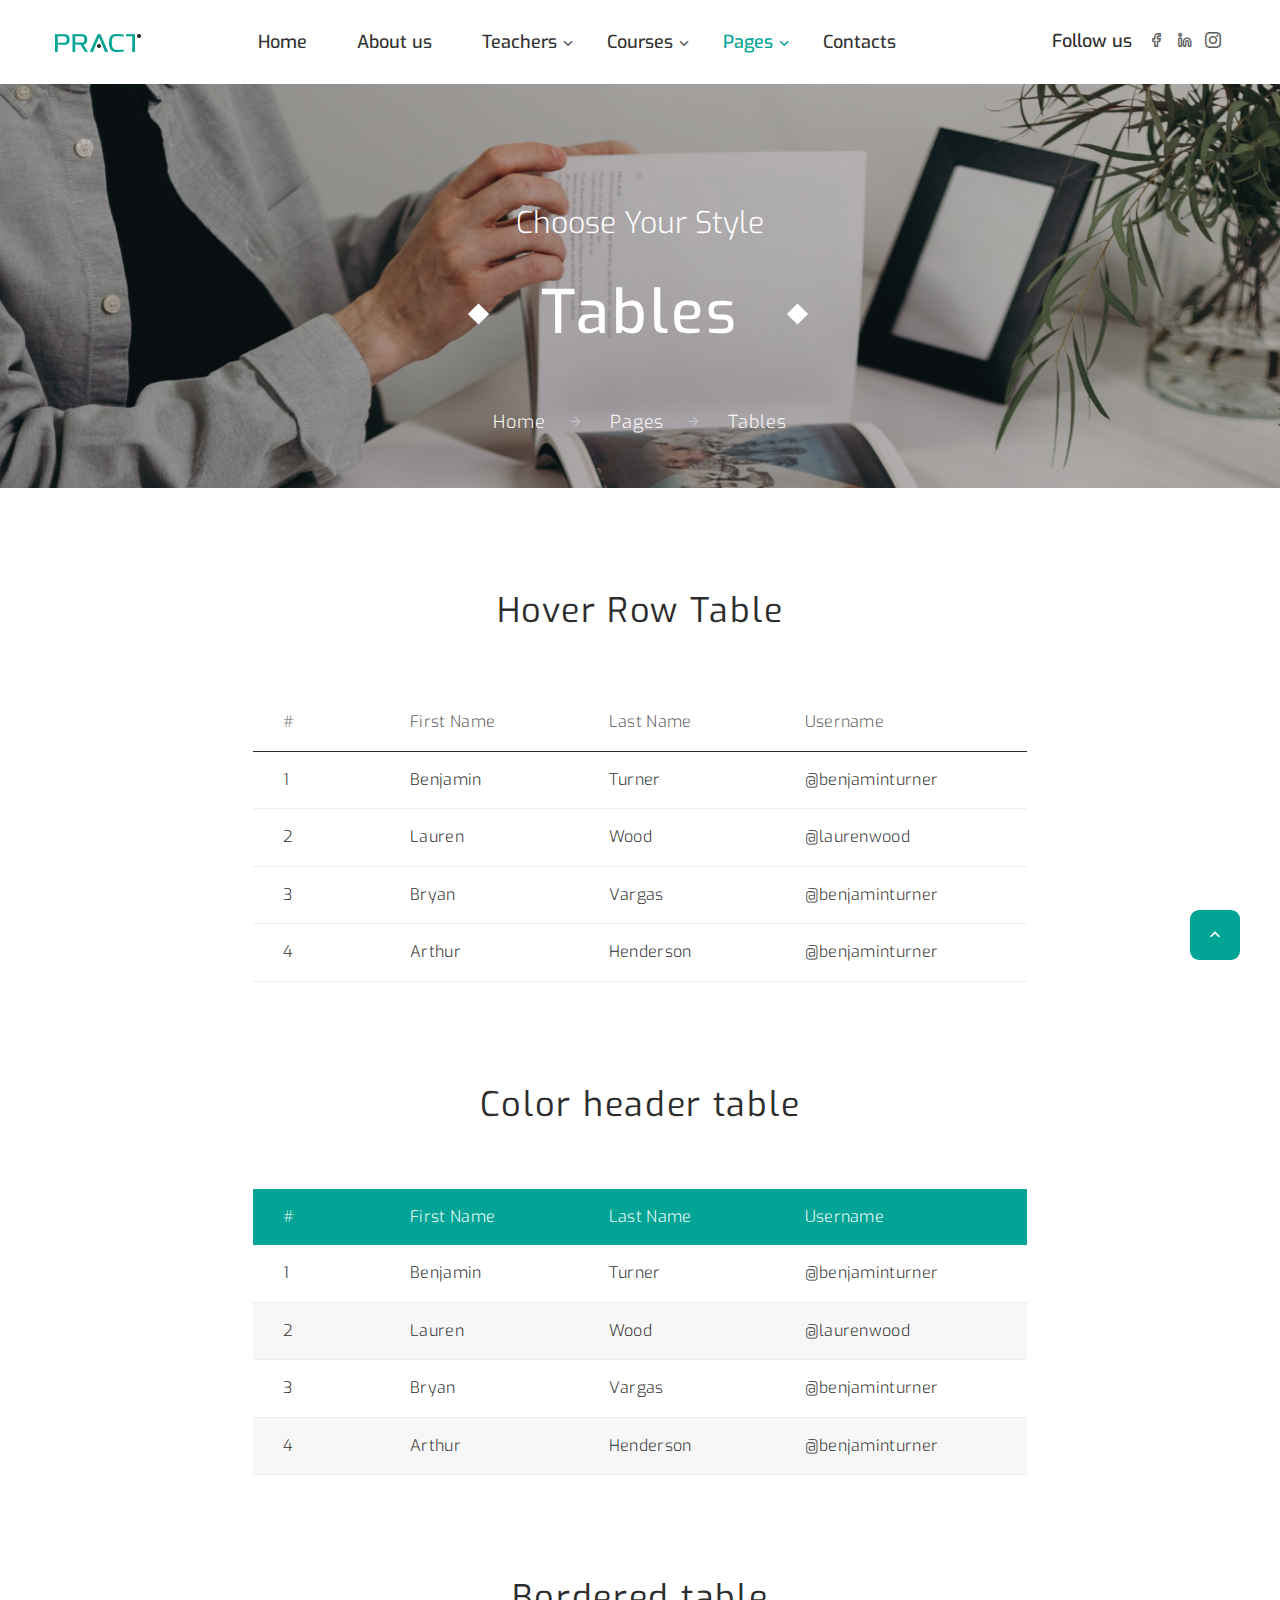
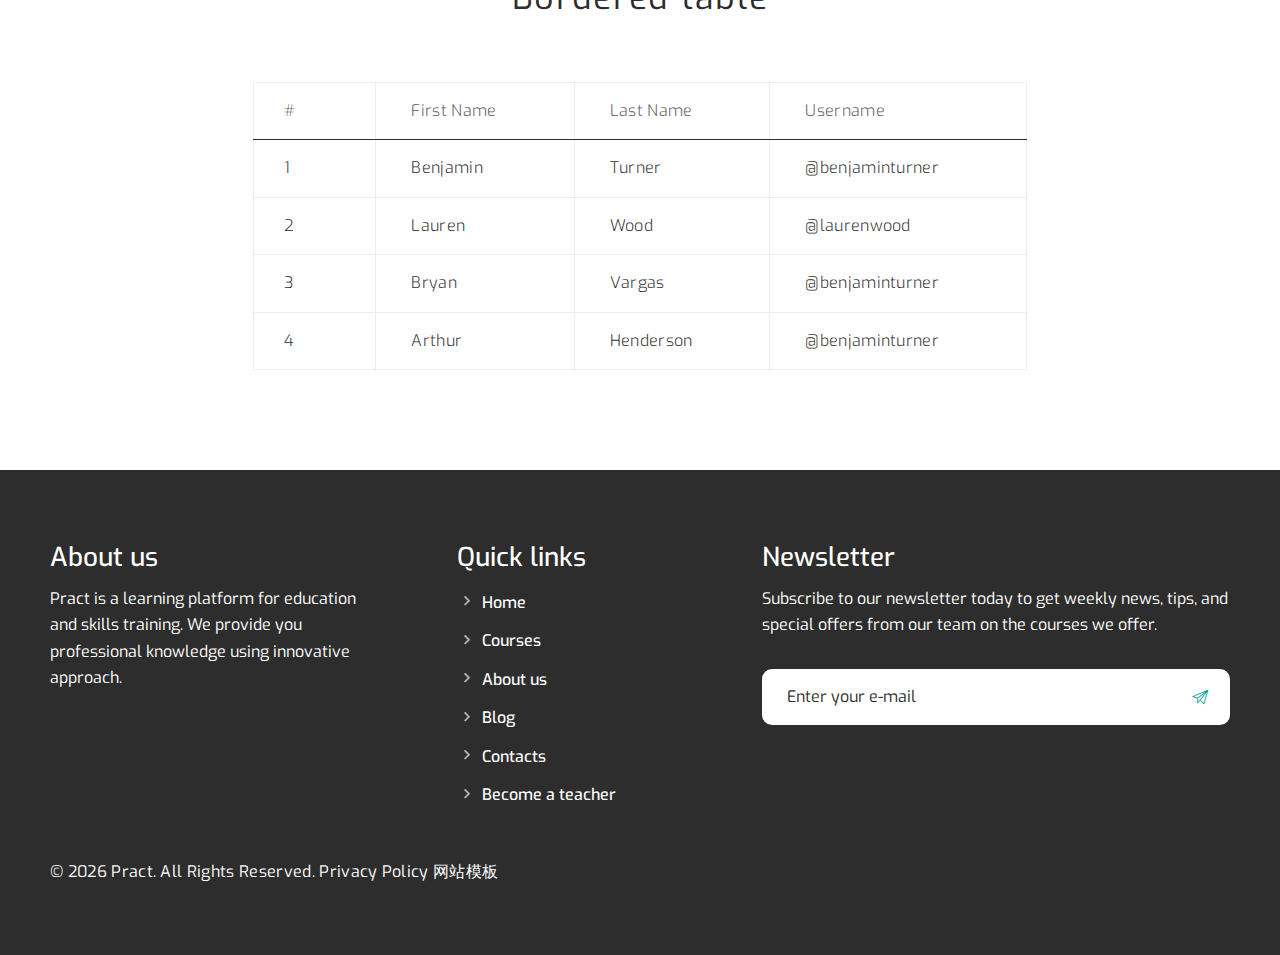
<file: tables.html>
<!DOCTYPE html>
<html class="wide wow-animation" lang="en">
  <head>
    <!-- Site Title-->
    <title>Tables</title>
    <meta charset="utf-8">
    <meta name="viewport" content="width=device-width, height=device-height, initial-scale=1.0">
    <meta http-equiv="X-UA-Compatible" content="IE=edge">
    <link rel="icon" href="images/favicon.ico" type="image/x-icon">
    <link rel="stylesheet" type="text/css" href="https://fonts.googleapis.com/css2?family=Exo:wght@300;400;500;600;700&amp;display=swap">
    <link rel="stylesheet" href="css/bootstrap.css">
    <link rel="stylesheet" href="css/fonts.css">
    <link rel="stylesheet" href="css/style.css">
    <style>.ie-panel{display: none;background: #212121;padding: 10px 0;box-shadow: 3px 3px 5px 0 rgba(0,0,0,.3);clear: both;text-align:center;position: relative;z-index: 1;} html.ie-10 .ie-panel, html.lt-ie-10 .ie-panel {display: block;}</style>
  </head>
  <body>
    <div class="ie-panel"><a href="http://windows.microsoft.com/en-US/internet-explorer/"><img src="images/ie8-panel/warning_bar_0000_us.jpg" height="42" width="820" alt="You are using an outdated browser. For a faster, safer browsing experience, upgrade for free today."></a></div>
    <!-- Page preloader-->
    <div class="page-loader">
      <div class="preloader-inner">
        <svg class="preloader-svg" width="200" height="200" viewbox="0 0 100 100">
          <polyline class="line-cornered stroke-still" points="0,0 100,0 100,100" stroke-width="10" fill="none"></polyline>
          <polyline class="line-cornered stroke-still" points="0,0 0,100 100,100" stroke-width="10" fill="none"></polyline>
          <polyline class="line-cornered stroke-animation" points="0,0 100,0 100,100" stroke-width="10" fill="none"></polyline>
          <polyline class="line-cornered stroke-animation" points="0,0 0,100 100,100" stroke-width="10" fill="none"></polyline>
        </svg>
      </div>
    </div>
    <!-- Page-->
    <div class="page">
      <header class="section page-header">
        <!-- RD Navbar-->
        <div class="rd-navbar-wrap rd-navbar-centered">
          <nav class="rd-navbar" data-layout="rd-navbar-fixed" data-sm-layout="rd-navbar-fixed" data-md-layout="rd-navbar-fixed" data-lg-layout="rd-navbar-fixed" data-xl-layout="rd-navbar-static" data-xxl-layout="rd-navbar-static" data-xxxl-layout="rd-navbar-static" data-lg-device-layout="rd-navbar-fixed" data-xl-device-layout="rd-navbar-static" data-xxl-device-layout="rd-navbar-static" data-xxxl-device-layout="rd-navbar-static" data-stick-up-offset="1px" data-sm-stick-up-offset="1px" data-md-stick-up-offset="1px" data-lg-stick-up-offset="1px" data-xl-stick-up-offset="1px" data-xxl-stick-up-offset="1px" data-xxx-lstick-up-offset="1px" data-stick-up="true">
            <div class="rd-navbar-inner">
              <!-- RD Navbar Panel-->
              <div class="rd-navbar-panel">
                <!-- RD Navbar Toggle-->
                <button class="rd-navbar-toggle" data-rd-navbar-toggle=".rd-navbar-nav-wrap"><span></span></button>
                <!-- RD Navbar Brand-->
                <div class="rd-navbar-brand">
                  <!--Brand--><a class="brand-name" href="index.html"><img class="logo-default" src="images/logo-default-172x36.png" alt="" width="86" height="18" loading="lazy"/><img class="logo-inverse" src="images/logo-inverse-172x36.png" alt="" width="86" height="18" loading="lazy"/></a>
                </div>
              </div>
              <div class="rd-navbar-nav-wrap">
                <ul class="rd-navbar-nav">
                  <li class="rd-nav-item"><a class="rd-nav-link" href="index.html">Home</a>
                  </li>
                  <li class="rd-nav-item"><a class="rd-nav-link" href="about-us.html">About us</a>
                  </li>
                  <li class="rd-nav-item"><a class="rd-nav-link" href="teachers.html">Teachers</a>
                    <ul class="rd-menu rd-navbar-dropdown">
                      <li class="rd-dropdown-item"><a class="rd-dropdown-link" href="single-teacher.html">Single teacher</a>
                      </li>
                    </ul>
                  </li>
                  <li class="rd-nav-item"><a class="rd-nav-link" href="courses.html">Courses</a>
                    <ul class="rd-menu rd-navbar-dropdown">
                      <li class="rd-dropdown-item"><a class="rd-dropdown-link" href="single-course.html">Single course</a>
                      </li>
                    </ul>
                  </li>
                  <li class="rd-nav-item active"><a class="rd-nav-link" href="#">Pages</a>
                    <ul class="rd-menu rd-navbar-dropdown">
                      <li class="rd-dropdown-item"><a class="rd-dropdown-link" href="faqs.html">FAQs</a>
                      </li>
                      <li class="rd-dropdown-item"><a class="rd-dropdown-link" href="privacy-policy.html">Privacy policy</a>
                      </li>
                      <li class="rd-dropdown-item"><a class="rd-dropdown-link" href="404-page.html">404 page</a>
                      </li>
                      <li class="rd-dropdown-item"><a class="rd-dropdown-link" href="503-page.html">503 page</a>
                      </li>
                      <li class="rd-dropdown-item"><a class="rd-dropdown-link" href="buttons.html">Buttons</a>
                      </li>
                      <li class="rd-dropdown-item"><a class="rd-dropdown-link" href="forms.html">Forms</a>
                      </li>
                      <li class="rd-dropdown-item"><a class="rd-dropdown-link" href="grid-system.html">Grid system</a>
                      </li>
                      <li class="rd-dropdown-item active"><a class="rd-dropdown-link" href="tables.html">Tables</a>
                      </li>
                      <li class="rd-dropdown-item"><a class="rd-dropdown-link" href="typography.html">Typography</a>
                      </li>
                    </ul>
                  </li>
                  <li class="rd-nav-item"><a class="rd-nav-link" href="contacts.html">Contacts</a>
                  </li>
                </ul>
              </div>
              <div class="rd-navbar-collapse-toggle" data-rd-navbar-toggle=".rd-navbar-collapse"><span></span></div>
              <div class="rd-navbar-aside-right rd-navbar-collapse">
                <div class="rd-navbar-social">
                  <div class="rd-navbar-social-text">Follow us</div>
                  <ul class="list-inline">
                    <li><a class="icon novi-icon icon-default icon-custom-facebook" href="#"></a></li>
                    <li><a class="icon novi-icon icon-default icon-custom-linkedin" href="#"></a></li>
                    <li><a class="icon novi-icon icon-default icon-custom-instagram" href="#"></a></li>
                  </ul>
                </div>
              </div>
            </div>
          </nav>
        </div>
      </header>
      <div class="section page-header breadcrumbs-custom-wrap bg-image bg-image-9">
        <!-- Breadcrumbs-->
        <section class="breadcrumbs-custom breadcrumbs-custom-svg">
          <div class="container">
            <p class="breadcrumbs-custom-subtitle">Choose Your Style</p>
            <p class="heading-1 breadcrumbs-custom-title">Tables</p>
            <ul class="breadcrumbs-custom-path">
              <li><a href="index.html">Home</a></li>
              <li><a href="#">Pages</a></li>
              <li class="active">Tables</li>
            </ul>
          </div>
        </section>

      </div>
      <!-- Hover Row Table-->
      <section class="section section-lg bg-default text-center">
        <div class="container">
          <div class="row justify-content-sm-center">
            <div class="col-md-10 col-xl-8">
              <h3>Hover Row Table</h3>
              <div class="table-novi table-custom-responsive">
                <table class="table-custom table-hover">
                  <thead>
                    <tr>
                      <th>#</th>
                      <th>First Name</th>
                      <th>Last Name</th>
                      <th>Username</th>
                    </tr>
                  </thead>
                  <tbody>
                    <tr>
                      <td>1</td>
                      <td>Benjamin</td>
                      <td>Turner</td>
                      <td>@benjaminturner</td>
                    </tr>
                    <tr>
                      <td>2</td>
                      <td>Lauren</td>
                      <td>Wood</td>
                      <td>@laurenwood</td>
                    </tr>
                    <tr>
                      <td>3</td>
                      <td>Bryan</td>
                      <td>Vargas</td>
                      <td>@benjaminturner</td>
                    </tr>
                    <tr>
                      <td>4</td>
                      <td>Arthur</td>
                      <td>Henderson</td>
                      <td>@benjaminturner</td>
                    </tr>
                  </tbody>
                </table>
              </div>
            </div>
          </div>
        </div>
      </section>

      <!-- Color Header Row Table-->
      <section class="section section-lg bg-default text-center">
        <div class="container">
          <div class="row justify-content-sm-center">
            <div class="col-md-10 col-xl-8">
              <h3>Color header table</h3>
              <div class="table-novi table-custom-responsive">
                <table class="table-custom table-color-header">
                  <thead>
                    <tr>
                      <th>#</th>
                      <th>First Name</th>
                      <th>Last Name</th>
                      <th>Username</th>
                    </tr>
                  </thead>
                  <tbody>
                    <tr>
                      <td>1</td>
                      <td>Benjamin</td>
                      <td>Turner</td>
                      <td>@benjaminturner</td>
                    </tr>
                    <tr>
                      <td>2</td>
                      <td>Lauren</td>
                      <td>Wood</td>
                      <td>@laurenwood</td>
                    </tr>
                    <tr>
                      <td>3</td>
                      <td>Bryan</td>
                      <td>Vargas</td>
                      <td>@benjaminturner</td>
                    </tr>
                    <tr>
                      <td>4</td>
                      <td>Arthur</td>
                      <td>Henderson</td>
                      <td>@benjaminturner</td>
                    </tr>
                  </tbody>
                </table>
              </div>
            </div>
          </div>
        </div>
      </section>

      <!-- Bordered Row Table-->
      <section class="section section-lg bg-default text-center">
        <div class="container">
          <div class="row justify-content-sm-center">
            <div class="col-md-10 col-xl-8">
              <h3>Bordered table</h3>
              <div class="table-novi table-custom-responsive">
                <table class="table-custom table-custom-bordered">
                  <thead>
                    <tr>
                      <th>#</th>
                      <th>First Name</th>
                      <th>Last Name</th>
                      <th>Username</th>
                    </tr>
                  </thead>
                  <tbody>
                    <tr>
                      <td>1</td>
                      <td>Benjamin</td>
                      <td>Turner</td>
                      <td>@benjaminturner</td>
                    </tr>
                    <tr>
                      <td>2</td>
                      <td>Lauren</td>
                      <td>Wood</td>
                      <td>@laurenwood</td>
                    </tr>
                    <tr>
                      <td>3</td>
                      <td>Bryan</td>
                      <td>Vargas</td>
                      <td>@benjaminturner</td>
                    </tr>
                    <tr>
                      <td>4</td>
                      <td>Arthur</td>
                      <td>Henderson</td>
                      <td>@benjaminturner</td>
                    </tr>
                  </tbody>
                </table>
              </div>
            </div>
          </div>
        </div>
      </section>

      <!-- Page Footer-->
      <footer class="section novi-bg novi-bg-img footer-simple">
        <div class="container">
          <div class="row row-40">
            <div class="col-md-4">
              <h4>About us</h4>
              <p class="me-xl-5">Pract is a learning platform for education and skills training. We provide you professional knowledge using innovative approach.</p>
            </div>
            <div class="col-md-3">
              <h4>Quick links</h4>
              <ul class="list-marked">
                <li><a href="index.html">Home</a></li>
                <li><a href="courses.html">Courses</a></li>
                <li><a href="about-us.html">About us</a></li>
                <li><a href="#">Blog</a></li>
                <li><a href="contacts.html">Contacts</a></li>
                <li><a href="#">Become a teacher</a></li>
              </ul>
            </div>
            <div class="col-md-5">
              <h4>Newsletter</h4>
              <p>Subscribe to our newsletter today to get weekly news, tips, and special offers from our team on the courses we offer.</p>
              <form class="rd-mailform rd-form-boxed" data-form-output="form-output-global" data-form-type="subscribe" method="post" action="bat/rd-mailform.php">
                <div class="form-wrap">
                  <input class="form-input" type="email" name="email" data-constraints="@Email @Required" id="footer-mail">
                  <label class="form-label" for="footer-mail">Enter your e-mail</label>
                </div>
                <button class="form-button linearicons-paper-plane"></button>
              </form>
            </div>
          </div>
          <p class="rights"><span>&copy;&nbsp;</span><span class="copyright-year"></span><span>&nbsp;</span><span>Pract</span><span>.&nbsp;All Rights Reserved.&nbsp;</span><a href="privacy-policy.html">Privacy Policy</a> <a target="_blank" href="https://www.mobanwang.com/" title="网站模板">网站模板</a></p>
        </div>
      </footer>
    </div>
    <!-- Global Mailform Output-->
    <div class="snackbars" id="form-output-global"></div>
    <!-- Javascript-->
    <script src="js/core.min.js"></script>
    <script src="js/script.js"></script>
  </body>
</html>
</file>
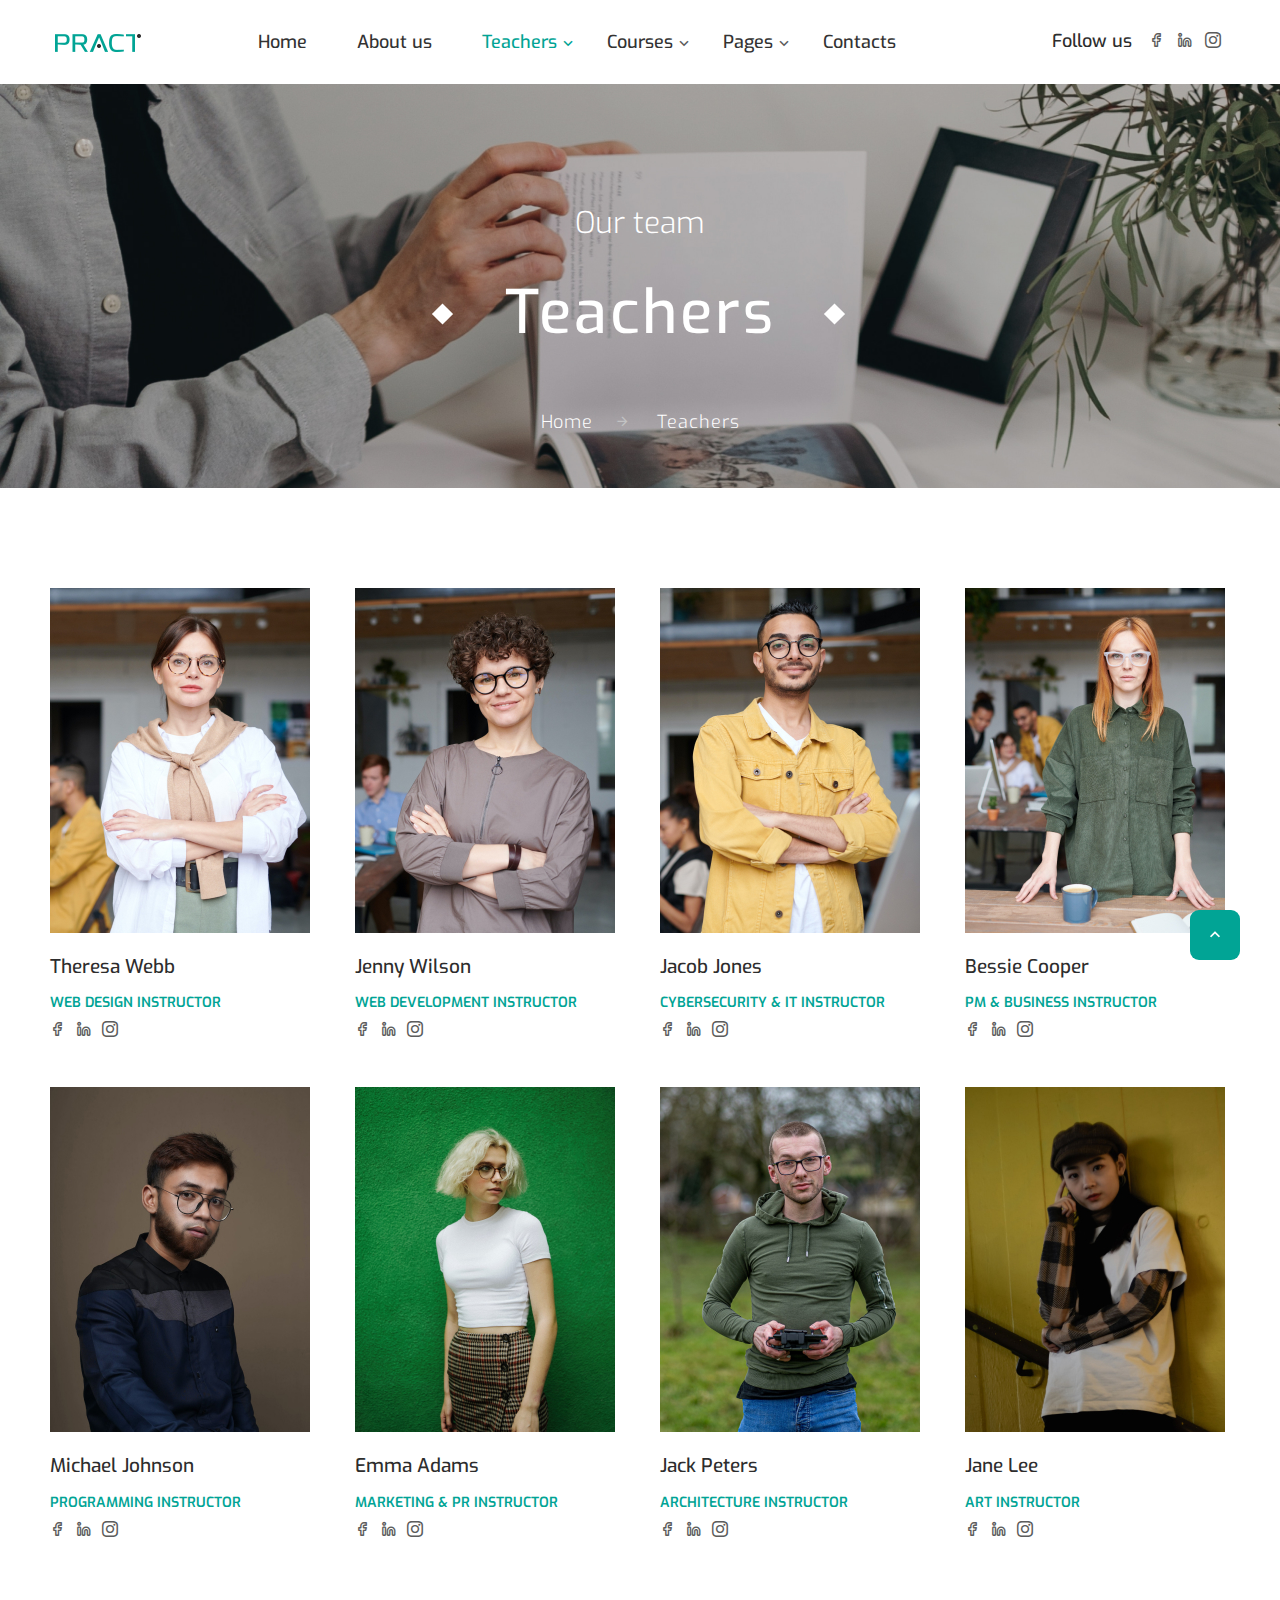
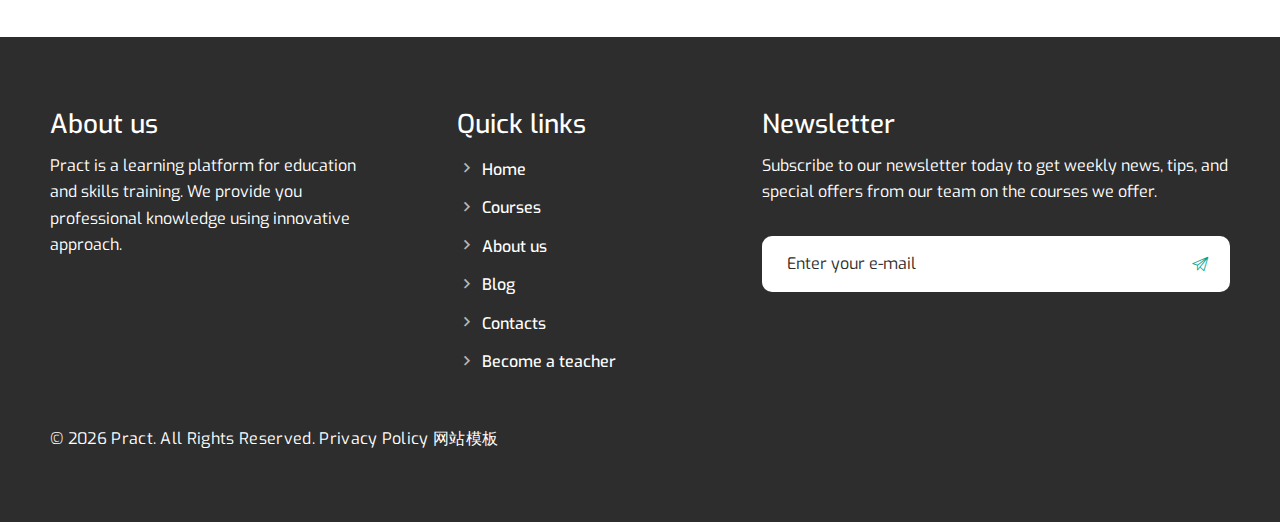
<file: teachers.html>
<!DOCTYPE html>
<html class="wide wow-animation" lang="en">
  <head>
    <!-- Site Title-->
    <title>Teachers</title>
    <meta charset="utf-8">
    <meta name="viewport" content="width=device-width, height=device-height, initial-scale=1.0">
    <meta http-equiv="X-UA-Compatible" content="IE=edge">
    <link rel="icon" href="images/favicon.ico" type="image/x-icon">
    <link rel="stylesheet" type="text/css" href="https://fonts.googleapis.com/css2?family=Exo:wght@300;400;500;600;700&amp;display=swap">
    <link rel="stylesheet" href="css/bootstrap.css">
    <link rel="stylesheet" href="css/fonts.css">
    <link rel="stylesheet" href="css/style.css">
    <style>.ie-panel{display: none;background: #212121;padding: 10px 0;box-shadow: 3px 3px 5px 0 rgba(0,0,0,.3);clear: both;text-align:center;position: relative;z-index: 1;} html.ie-10 .ie-panel, html.lt-ie-10 .ie-panel {display: block;}</style>
  </head>
  <body>
    <div class="ie-panel"><a href="http://windows.microsoft.com/en-US/internet-explorer/"><img src="images/ie8-panel/warning_bar_0000_us.jpg" height="42" width="820" alt="You are using an outdated browser. For a faster, safer browsing experience, upgrade for free today."></a></div>
    <!-- Page preloader-->
    <div class="page-loader">
      <div class="preloader-inner">
        <svg class="preloader-svg" width="200" height="200" viewbox="0 0 100 100">
          <polyline class="line-cornered stroke-still" points="0,0 100,0 100,100" stroke-width="10" fill="none"></polyline>
          <polyline class="line-cornered stroke-still" points="0,0 0,100 100,100" stroke-width="10" fill="none"></polyline>
          <polyline class="line-cornered stroke-animation" points="0,0 100,0 100,100" stroke-width="10" fill="none"></polyline>
          <polyline class="line-cornered stroke-animation" points="0,0 0,100 100,100" stroke-width="10" fill="none"></polyline>
        </svg>
      </div>
    </div>
    <!-- Page-->
    <div class="page">
      <header class="section page-header">
        <!-- RD Navbar-->
        <div class="rd-navbar-wrap rd-navbar-centered">
          <nav class="rd-navbar" data-layout="rd-navbar-fixed" data-sm-layout="rd-navbar-fixed" data-md-layout="rd-navbar-fixed" data-lg-layout="rd-navbar-fixed" data-xl-layout="rd-navbar-static" data-xxl-layout="rd-navbar-static" data-xxxl-layout="rd-navbar-static" data-lg-device-layout="rd-navbar-fixed" data-xl-device-layout="rd-navbar-static" data-xxl-device-layout="rd-navbar-static" data-xxxl-device-layout="rd-navbar-static" data-stick-up-offset="1px" data-sm-stick-up-offset="1px" data-md-stick-up-offset="1px" data-lg-stick-up-offset="1px" data-xl-stick-up-offset="1px" data-xxl-stick-up-offset="1px" data-xxx-lstick-up-offset="1px" data-stick-up="true">
            <div class="rd-navbar-inner">
              <!-- RD Navbar Panel-->
              <div class="rd-navbar-panel">
                <!-- RD Navbar Toggle-->
                <button class="rd-navbar-toggle" data-rd-navbar-toggle=".rd-navbar-nav-wrap"><span></span></button>
                <!-- RD Navbar Brand-->
                <div class="rd-navbar-brand">
                  <!--Brand--><a class="brand-name" href="index.html"><img class="logo-default" src="images/logo-default-172x36.png" alt="" width="86" height="18" loading="lazy"/><img class="logo-inverse" src="images/logo-inverse-172x36.png" alt="" width="86" height="18" loading="lazy"/></a>
                </div>
              </div>
              <div class="rd-navbar-nav-wrap">
                <ul class="rd-navbar-nav">
                  <li class="rd-nav-item"><a class="rd-nav-link" href="index.html">Home</a>
                  </li>
                  <li class="rd-nav-item"><a class="rd-nav-link" href="about-us.html">About us</a>
                  </li>
                  <li class="rd-nav-item active"><a class="rd-nav-link" href="teachers.html">Teachers</a>
                    <ul class="rd-menu rd-navbar-dropdown">
                      <li class="rd-dropdown-item"><a class="rd-dropdown-link" href="single-teacher.html">Single teacher</a>
                      </li>
                    </ul>
                  </li>
                  <li class="rd-nav-item"><a class="rd-nav-link" href="courses.html">Courses</a>
                    <ul class="rd-menu rd-navbar-dropdown">
                      <li class="rd-dropdown-item"><a class="rd-dropdown-link" href="single-course.html">Single course</a>
                      </li>
                    </ul>
                  </li>
                  <li class="rd-nav-item"><a class="rd-nav-link" href="#">Pages</a>
                    <ul class="rd-menu rd-navbar-dropdown">
                      <li class="rd-dropdown-item"><a class="rd-dropdown-link" href="faqs.html">FAQs</a>
                      </li>
                      <li class="rd-dropdown-item"><a class="rd-dropdown-link" href="privacy-policy.html">Privacy policy</a>
                      </li>
                      <li class="rd-dropdown-item"><a class="rd-dropdown-link" href="404-page.html">404 page</a>
                      </li>
                      <li class="rd-dropdown-item"><a class="rd-dropdown-link" href="503-page.html">503 page</a>
                      </li>
                      <li class="rd-dropdown-item"><a class="rd-dropdown-link" href="buttons.html">Buttons</a>
                      </li>
                      <li class="rd-dropdown-item"><a class="rd-dropdown-link" href="forms.html">Forms</a>
                      </li>
                      <li class="rd-dropdown-item"><a class="rd-dropdown-link" href="grid-system.html">Grid system</a>
                      </li>
                      <li class="rd-dropdown-item"><a class="rd-dropdown-link" href="tables.html">Tables</a>
                      </li>
                      <li class="rd-dropdown-item"><a class="rd-dropdown-link" href="typography.html">Typography</a>
                      </li>
                    </ul>
                  </li>
                  <li class="rd-nav-item"><a class="rd-nav-link" href="contacts.html">Contacts</a>
                  </li>
                </ul>
              </div>
              <div class="rd-navbar-collapse-toggle" data-rd-navbar-toggle=".rd-navbar-collapse"><span></span></div>
              <div class="rd-navbar-aside-right rd-navbar-collapse">
                <div class="rd-navbar-social">
                  <div class="rd-navbar-social-text">Follow us</div>
                  <ul class="list-inline">
                    <li><a class="icon novi-icon icon-default icon-custom-facebook" href="#"></a></li>
                    <li><a class="icon novi-icon icon-default icon-custom-linkedin" href="#"></a></li>
                    <li><a class="icon novi-icon icon-default icon-custom-instagram" href="#"></a></li>
                  </ul>
                </div>
              </div>
            </div>
          </nav>
        </div>
      </header>
      <!-- Page Header-->
      <div class="section page-header breadcrumbs-custom-wrap bg-image bg-image-9">
        <!-- Breadcrumbs-->
        <section class="breadcrumbs-custom breadcrumbs-custom-svg">
          <div class="container">
            <p class="breadcrumbs-custom-subtitle">Our team</p>
            <p class="heading-1 breadcrumbs-custom-title">Teachers</p>
            <ul class="breadcrumbs-custom-path">
              <li><a href="index.html">Home</a></li>
              <li class="active">Teachers</li>
            </ul>
          </div>
        </section>

      </div>

      <!-- Team-->
      <section class="section section-lg novi-bg novi-bg-img bg-default">
        <div class="container">
          <div class="row row-40 row-lg-50">
            <div class="col-sm-6 col-lg-3">
              <div class="team-default box-width-3">
                <div class="team-default-media"><img class="team-default-img" src="images/home-10-260x345.jpg" alt="" width="260" height="345" loading="lazy"/>
                </div>
                <h6 class="team-default-title"><a href="single-teacher.html">Theresa Webb</a></h6>
                <div class="team-default-meta small">Web design instructor</div>
                <div class="team-default-social"><a class="team-default-icon icon-custom-facebook" href="#"></a><a class="team-default-icon icon-custom-linkedin" href="#"></a><a class="team-default-icon icon-custom-instagram" href="#"></a></div>
              </div>
            </div>
            <div class="col-sm-6 col-lg-3">
              <div class="team-default box-width-3">
                <div class="team-default-media"><img class="team-default-img" src="images/home-11-260x345.jpg" alt="" width="260" height="345" loading="lazy"/>
                </div>
                <h6 class="team-default-title"><a href="single-teacher.html">Jenny Wilson</a></h6>
                <div class="team-default-meta small">Web development instructor</div>
                <div class="team-default-social"><a class="team-default-icon icon-custom-facebook" href="#"></a><a class="team-default-icon icon-custom-linkedin" href="#"></a><a class="team-default-icon icon-custom-instagram" href="#"></a></div>
              </div>
            </div>
            <div class="col-sm-6 col-lg-3">
              <div class="team-default box-width-3">
                <div class="team-default-media"><img class="team-default-img" src="images/home-12-260x345.jpg" alt="" width="260" height="345" loading="lazy"/>
                </div>
                <h6 class="team-default-title"><a href="single-teacher.html">Jacob Jones</a></h6>
                <div class="team-default-meta small">Cybersecurity &amp; IT instructor</div>
                <div class="team-default-social"><a class="team-default-icon icon-custom-facebook" href="#"></a><a class="team-default-icon icon-custom-linkedin" href="#"></a><a class="team-default-icon icon-custom-instagram" href="#"></a></div>
              </div>
            </div>
            <div class="col-sm-6 col-lg-3">
              <div class="team-default box-width-3">
                <div class="team-default-media"><img class="team-default-img" src="images/home-13-260x345.jpg" alt="" width="260" height="345" loading="lazy"/>
                </div>
                <h6 class="team-default-title"><a href="single-teacher.html">Bessie Cooper</a></h6>
                <div class="team-default-meta small">PM &amp; business instructor</div>
                <div class="team-default-social"><a class="team-default-icon icon-custom-facebook" href="#"></a><a class="team-default-icon icon-custom-linkedin" href="#"></a><a class="team-default-icon icon-custom-instagram" href="#"></a></div>
              </div>
            </div>
            <div class="col-sm-6 col-lg-3">
              <div class="team-default box-width-3">
                <div class="team-default-media"><img class="team-default-img" src="images/team-05-260x345.jpg" alt="" width="260" height="345" loading="lazy"/>
                </div>
                <h6 class="team-default-title"><a href="single-teacher.html">Michael Johnson</a></h6>
                <div class="team-default-meta small">Programming Instructor</div>
                <div class="team-default-social"><a class="team-default-icon icon-custom-facebook" href="#"></a><a class="team-default-icon icon-custom-linkedin" href="#"></a><a class="team-default-icon icon-custom-instagram" href="#"></a></div>
              </div>
            </div>
            <div class="col-sm-6 col-lg-3">
              <div class="team-default box-width-3">
                <div class="team-default-media"><img class="team-default-img" src="images/team-06-260x345.jpg" alt="" width="260" height="345" loading="lazy"/>
                </div>
                <h6 class="team-default-title"><a href="single-teacher.html">Emma Adams</a></h6>
                <div class="team-default-meta small">Marketing &amp; PR Instructor</div>
                <div class="team-default-social"><a class="team-default-icon icon-custom-facebook" href="#"></a><a class="team-default-icon icon-custom-linkedin" href="#"></a><a class="team-default-icon icon-custom-instagram" href="#"></a></div>
              </div>
            </div>
            <div class="col-sm-6 col-lg-3">
              <div class="team-default box-width-3">
                <div class="team-default-media"><img class="team-default-img" src="images/team-07-260x345.jpg" alt="" width="260" height="345" loading="lazy"/>
                </div>
                <h6 class="team-default-title"><a href="single-teacher.html">Jack Peters</a></h6>
                <div class="team-default-meta small">Architecture Instructor</div>
                <div class="team-default-social"><a class="team-default-icon icon-custom-facebook" href="#"></a><a class="team-default-icon icon-custom-linkedin" href="#"></a><a class="team-default-icon icon-custom-instagram" href="#"></a></div>
              </div>
            </div>
            <div class="col-sm-6 col-lg-3">
              <div class="team-default box-width-3">
                <div class="team-default-media"><img class="team-default-img" src="images/team-08-260x345.jpg" alt="" width="260" height="345" loading="lazy"/>
                </div>
                <h6 class="team-default-title"><a href="single-teacher.html">Jane Lee</a></h6>
                <div class="team-default-meta small">Art Instructor</div>
                <div class="team-default-social"><a class="team-default-icon icon-custom-facebook" href="#"></a><a class="team-default-icon icon-custom-linkedin" href="#"></a><a class="team-default-icon icon-custom-instagram" href="#"></a></div>
              </div>
            </div>
          </div>
        </div>
      </section>
      <!-- Page Footer-->
      <footer class="section novi-bg novi-bg-img footer-simple">
        <div class="container">
          <div class="row row-40">
            <div class="col-md-4">
              <h4>About us</h4>
              <p class="me-xl-5">Pract is a learning platform for education and skills training. We provide you professional knowledge using innovative approach.</p>
            </div>
            <div class="col-md-3">
              <h4>Quick links</h4>
              <ul class="list-marked">
                <li><a href="index.html">Home</a></li>
                <li><a href="courses.html">Courses</a></li>
                <li><a href="about-us.html">About us</a></li>
                <li><a href="#">Blog</a></li>
                <li><a href="contacts.html">Contacts</a></li>
                <li><a href="#">Become a teacher</a></li>
              </ul>
            </div>
            <div class="col-md-5">
              <h4>Newsletter</h4>
              <p>Subscribe to our newsletter today to get weekly news, tips, and special offers from our team on the courses we offer.</p>
              <form class="rd-mailform rd-form-boxed" data-form-output="form-output-global" data-form-type="subscribe" method="post" action="bat/rd-mailform.php">
                <div class="form-wrap">
                  <input class="form-input" type="email" name="email" data-constraints="@Email @Required" id="footer-mail">
                  <label class="form-label" for="footer-mail">Enter your e-mail</label>
                </div>
                <button class="form-button linearicons-paper-plane"></button>
              </form>
            </div>
          </div>
          <p class="rights"><span>&copy;&nbsp;</span><span class="copyright-year"></span><span>&nbsp;</span><span>Pract</span><span>.&nbsp;All Rights Reserved.&nbsp;</span><a href="privacy-policy.html">Privacy Policy</a> <a target="_blank" href="https://www.mobanwang.com/" title="网站模板">网站模板</a></p>
        </div>
      </footer>
    </div>
    <!-- Global Mailform Output-->
    <div class="snackbars" id="form-output-global"></div>
    <!-- Javascript-->
    <script src="js/core.min.js"></script>
    <script src="js/script.js"></script>
  </body>
</html>
</file>
<file: css/fonts.css>
/** @group Fonts */@font-face {	font-family: 'Linearicons';	font-weight: normal;	font-style: normal;	src: url(../fonts/linearicons.eot);	/* For IE6-8 */	src: local("linearicons"), local("linearicons"), url(../fonts/linearicons.woff) format("woff"), url(../fonts/linearicons.ttf) format("truetype");}.linearicons,[class^="linearicons-"], [class*=" linearicons-"] {	/* use !important to prevent issues with browser extensions that change fonts */	font-family: 'Linearicons' !important;	speak: none;	font-style: normal;	font-weight: normal;	font-variant: normal;	text-transform: none;	line-height: 1;	/* Better Font Rendering =========== */	-webkit-font-smoothing: antialiased;	-moz-osx-font-smoothing: grayscale;}.linearicons-home:before {	content: "\e900";}.linearicons-home2:before {	content: "\e901";}.linearicons-home3:before {	content: "\e902";}.linearicons-home4:before {	content: "\e903";}.linearicons-home5:before {	content: "\e904";}.linearicons-home6:before {	content: "\e905";}.linearicons-bathtub:before {	content: "\e906";}.linearicons-toothbrush:before {	content: "\e907";}.linearicons-bed:before {	content: "\e908";}.linearicons-couch:before {	content: "\e909";}.linearicons-chair:before {	content: "\e90a";}.linearicons-city:before {	content: "\e90b";}.linearicons-apartment:before {	content: "\e90c";}.linearicons-pencil:before {	content: "\e90d";}.linearicons-pencil2:before {	content: "\e90e";}.linearicons-pen:before {	content: "\e90f";}.linearicons-pencil3:before {	content: "\e910";}.linearicons-eraser:before {	content: "\e911";}.linearicons-pencil4:before {	content: "\e912";}.linearicons-pencil5:before {	content: "\e913";}.linearicons-feather:before {	content: "\e914";}.linearicons-feather2:before {	content: "\e915";}.linearicons-feather3:before {	content: "\e916";}.linearicons-pen2:before {	content: "\e917";}.linearicons-pen-add:before {	content: "\e918";}.linearicons-pen-remove:before {	content: "\e919";}.linearicons-vector:before {	content: "\e91a";}.linearicons-pen3:before {	content: "\e91b";}.linearicons-blog:before {	content: "\e91c";}.linearicons-brush:before {	content: "\e91d";}.linearicons-brush2:before {	content: "\e91e";}.linearicons-spray:before {	content: "\e91f";}.linearicons-paint-roller:before {	content: "\e920";}.linearicons-stamp:before {	content: "\e921";}.linearicons-tape:before {	content: "\e922";}.linearicons-desk-tape:before {	content: "\e923";}.linearicons-texture:before {	content: "\e924";}.linearicons-eye-dropper:before {	content: "\e925";}.linearicons-palette:before {	content: "\e926";}.linearicons-color-sampler:before {	content: "\e927";}.linearicons-bucket:before {	content: "\e928";}.linearicons-gradient:before {	content: "\e929";}.linearicons-gradient2:before {	content: "\e92a";}.linearicons-magic-wand:before {	content: "\e92b";}.linearicons-magnet:before {	content: "\e92c";}.linearicons-pencil-ruler:before {	content: "\e92d";}.linearicons-pencil-ruler2:before {	content: "\e92e";}.linearicons-compass:before {	content: "\e92f";}.linearicons-aim:before {	content: "\e930";}.linearicons-gun:before {	content: "\e931";}.linearicons-bottle:before {	content: "\e932";}.linearicons-drop:before {	content: "\e933";}.linearicons-drop-crossed:before {	content: "\e934";}.linearicons-drop2:before {	content: "\e935";}.linearicons-snow:before {	content: "\e936";}.linearicons-snow2:before {	content: "\e937";}.linearicons-fire:before {	content: "\e938";}.linearicons-lighter:before {	content: "\e939";}.linearicons-knife:before {	content: "\e93a";}.linearicons-dagger:before {	content: "\e93b";}.linearicons-tissue:before {	content: "\e93c";}.linearicons-toilet-paper:before {	content: "\e93d";}.linearicons-poop:before {	content: "\e93e";}.linearicons-umbrella:before {	content: "\e93f";}.linearicons-umbrella2:before {	content: "\e940";}.linearicons-rain:before {	content: "\e941";}.linearicons-tornado:before {	content: "\e942";}.linearicons-wind:before {	content: "\e943";}.linearicons-fan:before {	content: "\e944";}.linearicons-contrast:before {	content: "\e945";}.linearicons-sun-small:before {	content: "\e946";}.linearicons-sun:before {	content: "\e947";}.linearicons-sun2:before {	content: "\e948";}.linearicons-moon:before {	content: "\e949";}.linearicons-cloud:before {	content: "\e94a";}.linearicons-cloud-upload:before {	content: "\e94b";}.linearicons-cloud-download:before {	content: "\e94c";}.linearicons-cloud-rain:before {	content: "\e94d";}.linearicons-cloud-hailstones:before {	content: "\e94e";}.linearicons-cloud-snow:before {	content: "\e94f";}.linearicons-cloud-windy:before {	content: "\e950";}.linearicons-sun-wind:before {	content: "\e951";}.linearicons-cloud-fog:before {	content: "\e952";}.linearicons-cloud-sun:before {	content: "\e953";}.linearicons-cloud-lightning:before {	content: "\e954";}.linearicons-cloud-sync:before {	content: "\e955";}.linearicons-cloud-lock:before {	content: "\e956";}.linearicons-cloud-gear:before {	content: "\e957";}.linearicons-cloud-alert:before {	content: "\e958";}.linearicons-cloud-check:before {	content: "\e959";}.linearicons-cloud-cross:before {	content: "\e95a";}.linearicons-cloud-crossed:before {	content: "\e95b";}.linearicons-cloud-database:before {	content: "\e95c";}.linearicons-database:before {	content: "\e95d";}.linearicons-database-add:before {	content: "\e95e";}.linearicons-database-remove:before {	content: "\e95f";}.linearicons-database-lock:before {	content: "\e960";}.linearicons-database-refresh:before {	content: "\e961";}.linearicons-database-check:before {	content: "\e962";}.linearicons-database-history:before {	content: "\e963";}.linearicons-database-upload:before {	content: "\e964";}.linearicons-database-download:before {	content: "\e965";}.linearicons-server:before {	content: "\e966";}.linearicons-shield:before {	content: "\e967";}.linearicons-shield-check:before {	content: "\e968";}.linearicons-shield-alert:before {	content: "\e969";}.linearicons-shield-cross:before {	content: "\e96a";}.linearicons-lock:before {	content: "\e96b";}.linearicons-rotation-lock:before {	content: "\e96c";}.linearicons-unlock:before {	content: "\e96d";}.linearicons-key:before {	content: "\e96e";}.linearicons-key-hole:before {	content: "\e96f";}.linearicons-toggle-off:before {	content: "\e970";}.linearicons-toggle-on:before {	content: "\e971";}.linearicons-cog:before {	content: "\e972";}.linearicons-cog2:before {	content: "\e973";}.linearicons-wrench:before {	content: "\e974";}.linearicons-screwdriver:before {	content: "\e975";}.linearicons-hammer-wrench:before {	content: "\e976";}.linearicons-hammer:before {	content: "\e977";}.linearicons-saw:before {	content: "\e978";}.linearicons-axe:before {	content: "\e979";}.linearicons-axe2:before {	content: "\e97a";}.linearicons-shovel:before {	content: "\e97b";}.linearicons-pickaxe:before {	content: "\e97c";}.linearicons-factory:before {	content: "\e97d";}.linearicons-factory2:before {	content: "\e97e";}.linearicons-recycle:before {	content: "\e97f";}.linearicons-trash:before {	content: "\e980";}.linearicons-trash2:before {	content: "\e981";}.linearicons-trash3:before {	content: "\e982";}.linearicons-broom:before {	content: "\e983";}.linearicons-game:before {	content: "\e984";}.linearicons-gamepad:before {	content: "\e985";}.linearicons-joystick:before {	content: "\e986";}.linearicons-dice:before {	content: "\e987";}.linearicons-spades:before {	content: "\e988";}.linearicons-diamonds:before {	content: "\e989";}.linearicons-clubs:before {	content: "\e98a";}.linearicons-hearts:before {	content: "\e98b";}.linearicons-heart:before {	content: "\e98c";}.linearicons-star:before {	content: "\e98d";}.linearicons-star-half:before {	content: "\e98e";}.linearicons-star-empty:before {	content: "\e98f";}.linearicons-flag:before {	content: "\e990";}.linearicons-flag2:before {	content: "\e991";}.linearicons-flag3:before {	content: "\e992";}.linearicons-mailbox-full:before {	content: "\e993";}.linearicons-mailbox-empty:before {	content: "\e994";}.linearicons-at-sign:before {	content: "\e995";}.linearicons-envelope:before {	content: "\e996";}.linearicons-envelope-open:before {	content: "\e997";}.linearicons-paperclip:before {	content: "\e998";}.linearicons-paper-plane:before {	content: "\e999";}.linearicons-reply:before {	content: "\e99a";}.linearicons-reply-all:before {	content: "\e99b";}.linearicons-inbox:before {	content: "\e99c";}.linearicons-inbox2:before {	content: "\e99d";}.linearicons-outbox:before {	content: "\e99e";}.linearicons-box:before {	content: "\e99f";}.linearicons-archive:before {	content: "\e9a0";}.linearicons-archive2:before {	content: "\e9a1";}.linearicons-drawers:before {	content: "\e9a2";}.linearicons-drawers2:before {	content: "\e9a3";}.linearicons-drawers3:before {	content: "\e9a4";}.linearicons-eye:before {	content: "\e9a5";}.linearicons-eye-crossed:before {	content: "\e9a6";}.linearicons-eye-plus:before {	content: "\e9a7";}.linearicons-eye-minus:before {	content: "\e9a8";}.linearicons-binoculars:before {	content: "\e9a9";}.linearicons-binoculars2:before {	content: "\e9aa";}.linearicons-hdd:before {	content: "\e9ab";}.linearicons-hdd-down:before {	content: "\e9ac";}.linearicons-hdd-up:before {	content: "\e9ad";}.linearicons-floppy-disk:before {	content: "\e9ae";}.linearicons-disc:before {	content: "\e9af";}.linearicons-tape2:before {	content: "\e9b0";}.linearicons-printer:before {	content: "\e9b1";}.linearicons-shredder:before {	content: "\e9b2";}.linearicons-file-empty:before {	content: "\e9b3";}.linearicons-file-add:before {	content: "\e9b4";}.linearicons-file-check:before {	content: "\e9b5";}.linearicons-file-lock:before {	content: "\e9b6";}.linearicons-files:before {	content: "\e9b7";}.linearicons-copy:before {	content: "\e9b8";}.linearicons-compare:before {	content: "\e9b9";}.linearicons-folder:before {	content: "\e9ba";}.linearicons-folder-search:before {	content: "\e9bb";}.linearicons-folder-plus:before {	content: "\e9bc";}.linearicons-folder-minus:before {	content: "\e9bd";}.linearicons-folder-download:before {	content: "\e9be";}.linearicons-folder-upload:before {	content: "\e9bf";}.linearicons-folder-star:before {	content: "\e9c0";}.linearicons-folder-heart:before {	content: "\e9c1";}.linearicons-folder-user:before {	content: "\e9c2";}.linearicons-folder-shared:before {	content: "\e9c3";}.linearicons-folder-music:before {	content: "\e9c4";}.linearicons-folder-picture:before {	content: "\e9c5";}.linearicons-folder-film:before {	content: "\e9c6";}.linearicons-scissors:before {	content: "\e9c7";}.linearicons-paste:before {	content: "\e9c8";}.linearicons-clipboard-empty:before {	content: "\e9c9";}.linearicons-clipboard-pencil:before {	content: "\e9ca";}.linearicons-clipboard-text:before {	content: "\e9cb";}.linearicons-clipboard-check:before {	content: "\e9cc";}.linearicons-clipboard-down:before {	content: "\e9cd";}.linearicons-clipboard-left:before {	content: "\e9ce";}.linearicons-clipboard-alert:before {	content: "\e9cf";}.linearicons-clipboard-user:before {	content: "\e9d0";}.linearicons-register:before {	content: "\e9d1";}.linearicons-enter:before {	content: "\e9d2";}.linearicons-exit:before {	content: "\e9d3";}.linearicons-papers:before {	content: "\e9d4";}.linearicons-news:before {	content: "\e9d5";}.linearicons-reading:before {	content: "\e9d6";}.linearicons-typewriter:before {	content: "\e9d7";}.linearicons-document:before {	content: "\e9d8";}.linearicons-document2:before {	content: "\e9d9";}.linearicons-graduation-hat:before {	content: "\e9da";}.linearicons-license:before {	content: "\e9db";}.linearicons-license2:before {	content: "\e9dc";}.linearicons-medal-empty:before {	content: "\e9dd";}.linearicons-medal-first:before {	content: "\e9de";}.linearicons-medal-second:before {	content: "\e9df";}.linearicons-medal-third:before {	content: "\e9e0";}.linearicons-podium:before {	content: "\e9e1";}.linearicons-trophy:before {	content: "\e9e2";}.linearicons-trophy2:before {	content: "\e9e3";}.linearicons-music-note:before {	content: "\e9e4";}.linearicons-music-note2:before {	content: "\e9e5";}.linearicons-music-note3:before {	content: "\e9e6";}.linearicons-playlist:before {	content: "\e9e7";}.linearicons-playlist-add:before {	content: "\e9e8";}.linearicons-guitar:before {	content: "\e9e9";}.linearicons-trumpet:before {	content: "\e9ea";}.linearicons-album:before {	content: "\e9eb";}.linearicons-shuffle:before {	content: "\e9ec";}.linearicons-repeat-one:before {	content: "\e9ed";}.linearicons-repeat:before {	content: "\e9ee";}.linearicons-headphones:before {	content: "\e9ef";}.linearicons-headset:before {	content: "\e9f0";}.linearicons-loudspeaker:before {	content: "\e9f1";}.linearicons-equalizer:before {	content: "\e9f2";}.linearicons-theater:before {	content: "\e9f3";}.linearicons-3d-glasses:before {	content: "\e9f4";}.linearicons-ticket:before {	content: "\e9f5";}.linearicons-presentation:before {	content: "\e9f6";}.linearicons-play:before {	content: "\e9f7";}.linearicons-film-play:before {	content: "\e9f8";}.linearicons-clapboard-play:before {	content: "\e9f9";}.linearicons-media:before {	content: "\e9fa";}.linearicons-film:before {	content: "\e9fb";}.linearicons-film2:before {	content: "\e9fc";}.linearicons-surveillance:before {	content: "\e9fd";}.linearicons-surveillance2:before {	content: "\e9fe";}.linearicons-camera:before {	content: "\e9ff";}.linearicons-camera-crossed:before {	content: "\ea00";}.linearicons-camera-play:before {	content: "\ea01";}.linearicons-time-lapse:before {	content: "\ea02";}.linearicons-record:before {	content: "\ea03";}.linearicons-camera2:before {	content: "\ea04";}.linearicons-camera-flip:before {	content: "\ea05";}.linearicons-panorama:before {	content: "\ea06";}.linearicons-time-lapse2:before {	content: "\ea07";}.linearicons-shutter:before {	content: "\ea08";}.linearicons-shutter2:before {	content: "\ea09";}.linearicons-face-detection:before {	content: "\ea0a";}.linearicons-flare:before {	content: "\ea0b";}.linearicons-convex:before {	content: "\ea0c";}.linearicons-concave:before {	content: "\ea0d";}.linearicons-picture:before {	content: "\ea0e";}.linearicons-picture2:before {	content: "\ea0f";}.linearicons-picture3:before {	content: "\ea10";}.linearicons-pictures:before {	content: "\ea11";}.linearicons-book:before {	content: "\ea12";}.linearicons-audio-book:before {	content: "\ea13";}.linearicons-book2:before {	content: "\ea14";}.linearicons-bookmark:before {	content: "\ea15";}.linearicons-bookmark2:before {	content: "\ea16";}.linearicons-label:before {	content: "\ea17";}.linearicons-library:before {	content: "\ea18";}.linearicons-library2:before {	content: "\ea19";}.linearicons-contacts:before {	content: "\ea1a";}.linearicons-profile:before {	content: "\ea1b";}.linearicons-portrait:before {	content: "\ea1c";}.linearicons-portrait2:before {	content: "\ea1d";}.linearicons-user:before {	content: "\ea1e";}.linearicons-user-plus:before {	content: "\ea1f";}.linearicons-user-minus:before {	content: "\ea20";}.linearicons-user-lock:before {	content: "\ea21";}.linearicons-users:before {	content: "\ea22";}.linearicons-users2:before {	content: "\ea23";}.linearicons-users-plus:before {	content: "\ea24";}.linearicons-users-minus:before {	content: "\ea25";}.linearicons-group-work:before {	content: "\ea26";}.linearicons-woman:before {	content: "\ea27";}.linearicons-man:before {	content: "\ea28";}.linearicons-baby:before {	content: "\ea29";}.linearicons-baby2:before {	content: "\ea2a";}.linearicons-baby3:before {	content: "\ea2b";}.linearicons-baby-bottle:before {	content: "\ea2c";}.linearicons-walk:before {	content: "\ea2d";}.linearicons-hand-waving:before {	content: "\ea2e";}.linearicons-jump:before {	content: "\ea2f";}.linearicons-run:before {	content: "\ea30";}.linearicons-woman2:before {	content: "\ea31";}.linearicons-man2:before {	content: "\ea32";}.linearicons-man-woman:before {	content: "\ea33";}.linearicons-height:before {	content: "\ea34";}.linearicons-weight:before {	content: "\ea35";}.linearicons-scale:before {	content: "\ea36";}.linearicons-button:before {	content: "\ea37";}.linearicons-bow-tie:before {	content: "\ea38";}.linearicons-tie:before {	content: "\ea39";}.linearicons-socks:before {	content: "\ea3a";}.linearicons-shoe:before {	content: "\ea3b";}.linearicons-shoes:before {	content: "\ea3c";}.linearicons-hat:before {	content: "\ea3d";}.linearicons-pants:before {	content: "\ea3e";}.linearicons-shorts:before {	content: "\ea3f";}.linearicons-flip-flops:before {	content: "\ea40";}.linearicons-shirt:before {	content: "\ea41";}.linearicons-hanger:before {	content: "\ea42";}.linearicons-laundry:before {	content: "\ea43";}.linearicons-store:before {	content: "\ea44";}.linearicons-haircut:before {	content: "\ea45";}.linearicons-store-24:before {	content: "\ea46";}.linearicons-barcode:before {	content: "\ea47";}.linearicons-barcode2:before {	content: "\ea48";}.linearicons-barcode3:before {	content: "\ea49";}.linearicons-cashier:before {	content: "\ea4a";}.linearicons-bag:before {	content: "\ea4b";}.linearicons-bag2:before {	content: "\ea4c";}.linearicons-cart:before {	content: "\ea4d";}.linearicons-cart-empty:before {	content: "\ea4e";}.linearicons-cart-full:before {	content: "\ea4f";}.linearicons-cart-plus:before {	content: "\ea50";}.linearicons-cart-plus2:before {	content: "\ea51";}.linearicons-cart-add:before {	content: "\ea52";}.linearicons-cart-remove:before {	content: "\ea53";}.linearicons-cart-exchange:before {	content: "\ea54";}.linearicons-tag:before {	content: "\ea55";}.linearicons-tags:before {	content: "\ea56";}.linearicons-receipt:before {	content: "\ea57";}.linearicons-wallet:before {	content: "\ea58";}.linearicons-credit-card:before {	content: "\ea59";}.linearicons-cash-dollar:before {	content: "\ea5a";}.linearicons-cash-euro:before {	content: "\ea5b";}.linearicons-cash-pound:before {	content: "\ea5c";}.linearicons-cash-yen:before {	content: "\ea5d";}.linearicons-bag-dollar:before {	content: "\ea5e";}.linearicons-bag-euro:before {	content: "\ea5f";}.linearicons-bag-pound:before {	content: "\ea60";}.linearicons-bag-yen:before {	content: "\ea61";}.linearicons-coin-dollar:before {	content: "\ea62";}.linearicons-coin-euro:before {	content: "\ea63";}.linearicons-coin-pound:before {	content: "\ea64";}.linearicons-coin-yen:before {	content: "\ea65";}.linearicons-calculator:before {	content: "\ea66";}.linearicons-calculator2:before {	content: "\ea67";}.linearicons-abacus:before {	content: "\ea68";}.linearicons-vault:before {	content: "\ea69";}.linearicons-telephone:before {	content: "\ea6a";}.linearicons-phone-lock:before {	content: "\ea6b";}.linearicons-phone-wave:before {	content: "\ea6c";}.linearicons-phone-pause:before {	content: "\ea6d";}.linearicons-phone-outgoing:before {	content: "\ea6e";}.linearicons-phone-incoming:before {	content: "\ea6f";}.linearicons-phone-in-out:before {	content: "\ea70";}.linearicons-phone-error:before {	content: "\ea71";}.linearicons-phone-sip:before {	content: "\ea72";}.linearicons-phone-plus:before {	content: "\ea73";}.linearicons-phone-minus:before {	content: "\ea74";}.linearicons-voicemail:before {	content: "\ea75";}.linearicons-dial:before {	content: "\ea76";}.linearicons-telephone2:before {	content: "\ea77";}.linearicons-pushpin:before {	content: "\ea78";}.linearicons-pushpin2:before {	content: "\ea79";}.linearicons-map-marker:before {	content: "\ea7a";}.linearicons-map-marker-user:before {	content: "\ea7b";}.linearicons-map-marker-down:before {	content: "\ea7c";}.linearicons-map-marker-check:before {	content: "\ea7d";}.linearicons-map-marker-crossed:before {	content: "\ea7e";}.linearicons-radar:before {	content: "\ea7f";}.linearicons-compass2:before {	content: "\ea80";}.linearicons-map:before {	content: "\ea81";}.linearicons-map2:before {	content: "\ea82";}.linearicons-location:before {	content: "\ea83";}.linearicons-road-sign:before {	content: "\ea84";}.linearicons-calendar-empty:before {	content: "\ea85";}.linearicons-calendar-check:before {	content: "\ea86";}.linearicons-calendar-cross:before {	content: "\ea87";}.linearicons-calendar-31:before {	content: "\ea88";}.linearicons-calendar-full:before {	content: "\ea89";}.linearicons-calendar-insert:before {	content: "\ea8a";}.linearicons-calendar-text:before {	content: "\ea8b";}.linearicons-calendar-user:before {	content: "\ea8c";}.linearicons-mouse:before {	content: "\ea8d";}.linearicons-mouse-left:before {	content: "\ea8e";}.linearicons-mouse-right:before {	content: "\ea8f";}.linearicons-mouse-both:before {	content: "\ea90";}.linearicons-keyboard:before {	content: "\ea91";}.linearicons-keyboard-up:before {	content: "\ea92";}.linearicons-keyboard-down:before {	content: "\ea93";}.linearicons-delete:before {	content: "\ea94";}.linearicons-spell-check:before {	content: "\ea95";}.linearicons-escape:before {	content: "\ea96";}.linearicons-enter2:before {	content: "\ea97";}.linearicons-screen:before {	content: "\ea98";}.linearicons-aspect-ratio:before {	content: "\ea99";}.linearicons-signal:before {	content: "\ea9a";}.linearicons-signal-lock:before {	content: "\ea9b";}.linearicons-signal-80:before {	content: "\ea9c";}.linearicons-signal-60:before {	content: "\ea9d";}.linearicons-signal-40:before {	content: "\ea9e";}.linearicons-signal-20:before {	content: "\ea9f";}.linearicons-signal-0:before {	content: "\eaa0";}.linearicons-signal-blocked:before {	content: "\eaa1";}.linearicons-sim:before {	content: "\eaa2";}.linearicons-flash-memory:before {	content: "\eaa3";}.linearicons-usb-drive:before {	content: "\eaa4";}.linearicons-phone:before {	content: "\eaa5";}.linearicons-smartphone:before {	content: "\eaa6";}.linearicons-smartphone-notification:before {	content: "\eaa7";}.linearicons-smartphone-vibration:before {	content: "\eaa8";}.linearicons-smartphone-embed:before {	content: "\eaa9";}.linearicons-smartphone-waves:before {	content: "\eaaa";}.linearicons-tablet:before {	content: "\eaab";}.linearicons-tablet2:before {	content: "\eaac";}.linearicons-laptop:before {	content: "\eaad";}.linearicons-laptop-phone:before {	content: "\eaae";}.linearicons-desktop:before {	content: "\eaaf";}.linearicons-launch:before {	content: "\eab0";}.linearicons-new-tab:before {	content: "\eab1";}.linearicons-window:before {	content: "\eab2";}.linearicons-cable:before {	content: "\eab3";}.linearicons-cable2:before {	content: "\eab4";}.linearicons-tv:before {	content: "\eab5";}.linearicons-radio:before {	content: "\eab6";}.linearicons-remote-control:before {	content: "\eab7";}.linearicons-power-switch:before {	content: "\eab8";}.linearicons-power:before {	content: "\eab9";}.linearicons-power-crossed:before {	content: "\eaba";}.linearicons-flash-auto:before {	content: "\eabb";}.linearicons-lamp:before {	content: "\eabc";}.linearicons-flashlight:before {	content: "\eabd";}.linearicons-lampshade:before {	content: "\eabe";}.linearicons-cord:before {	content: "\eabf";}.linearicons-outlet:before {	content: "\eac0";}.linearicons-battery-power:before {	content: "\eac1";}.linearicons-battery-empty:before {	content: "\eac2";}.linearicons-battery-alert:before {	content: "\eac3";}.linearicons-battery-error:before {	content: "\eac4";}.linearicons-battery-low1:before {	content: "\eac5";}.linearicons-battery-low2:before {	content: "\eac6";}.linearicons-battery-low3:before {	content: "\eac7";}.linearicons-battery-mid1:before {	content: "\eac8";}.linearicons-battery-mid2:before {	content: "\eac9";}.linearicons-battery-mid3:before {	content: "\eaca";}.linearicons-battery-full:before {	content: "\eacb";}.linearicons-battery-charging:before {	content: "\eacc";}.linearicons-battery-charging2:before {	content: "\eacd";}.linearicons-battery-charging3:before {	content: "\eace";}.linearicons-battery-charging4:before {	content: "\eacf";}.linearicons-battery-charging5:before {	content: "\ead0";}.linearicons-battery-charging6:before {	content: "\ead1";}.linearicons-battery-charging7:before {	content: "\ead2";}.linearicons-chip:before {	content: "\ead3";}.linearicons-chip-x64:before {	content: "\ead4";}.linearicons-chip-x86:before {	content: "\ead5";}.linearicons-bubble:before {	content: "\ead6";}.linearicons-bubbles:before {	content: "\ead7";}.linearicons-bubble-dots:before {	content: "\ead8";}.linearicons-bubble-alert:before {	content: "\ead9";}.linearicons-bubble-question:before {	content: "\eada";}.linearicons-bubble-text:before {	content: "\eadb";}.linearicons-bubble-pencil:before {	content: "\eadc";}.linearicons-bubble-picture:before {	content: "\eadd";}.linearicons-bubble-video:before {	content: "\eade";}.linearicons-bubble-user:before {	content: "\eadf";}.linearicons-bubble-quote:before {	content: "\eae0";}.linearicons-bubble-heart:before {	content: "\eae1";}.linearicons-bubble-emoticon:before {	content: "\eae2";}.linearicons-bubble-attachment:before {	content: "\eae3";}.linearicons-phone-bubble:before {	content: "\eae4";}.linearicons-quote-open:before {	content: "\eae5";}.linearicons-quote-close:before {	content: "\eae6";}.linearicons-dna:before {	content: "\eae7";}.linearicons-heart-pulse:before {	content: "\eae8";}.linearicons-pulse:before {	content: "\eae9";}.linearicons-syringe:before {	content: "\eaea";}.linearicons-pills:before {	content: "\eaeb";}.linearicons-first-aid:before {	content: "\eaec";}.linearicons-lifebuoy:before {	content: "\eaed";}.linearicons-bandage:before {	content: "\eaee";}.linearicons-bandages:before {	content: "\eaef";}.linearicons-thermometer:before {	content: "\eaf0";}.linearicons-microscope:before {	content: "\eaf1";}.linearicons-brain:before {	content: "\eaf2";}.linearicons-beaker:before {	content: "\eaf3";}.linearicons-skull:before {	content: "\eaf4";}.linearicons-bone:before {	content: "\eaf5";}.linearicons-construction:before {	content: "\eaf6";}.linearicons-construction-cone:before {	content: "\eaf7";}.linearicons-pie-chart:before {	content: "\eaf8";}.linearicons-pie-chart2:before {	content: "\eaf9";}.linearicons-graph:before {	content: "\eafa";}.linearicons-chart-growth:before {	content: "\eafb";}.linearicons-chart-bars:before {	content: "\eafc";}.linearicons-chart-settings:before {	content: "\eafd";}.linearicons-cake:before {	content: "\eafe";}.linearicons-gift:before {	content: "\eaff";}.linearicons-balloon:before {	content: "\eb00";}.linearicons-rank:before {	content: "\eb01";}.linearicons-rank2:before {	content: "\eb02";}.linearicons-rank3:before {	content: "\eb03";}.linearicons-crown:before {	content: "\eb04";}.linearicons-lotus:before {	content: "\eb05";}.linearicons-diamond:before {	content: "\eb06";}.linearicons-diamond2:before {	content: "\eb07";}.linearicons-diamond3:before {	content: "\eb08";}.linearicons-diamond4:before {	content: "\eb09";}.linearicons-linearicons:before {	content: "\eb0a";}.linearicons-teacup:before {	content: "\eb0b";}.linearicons-teapot:before {	content: "\eb0c";}.linearicons-glass:before {	content: "\eb0d";}.linearicons-bottle2:before {	content: "\eb0e";}.linearicons-glass-cocktail:before {	content: "\eb0f";}.linearicons-glass2:before {	content: "\eb10";}.linearicons-dinner:before {	content: "\eb11";}.linearicons-dinner2:before {	content: "\eb12";}.linearicons-chef:before {	content: "\eb13";}.linearicons-scale2:before {	content: "\eb14";}.linearicons-egg:before {	content: "\eb15";}.linearicons-egg2:before {	content: "\eb16";}.linearicons-eggs:before {	content: "\eb17";}.linearicons-platter:before {	content: "\eb18";}.linearicons-steak:before {	content: "\eb19";}.linearicons-hamburger:before {	content: "\eb1a";}.linearicons-hotdog:before {	content: "\eb1b";}.linearicons-pizza:before {	content: "\eb1c";}.linearicons-sausage:before {	content: "\eb1d";}.linearicons-chicken:before {	content: "\eb1e";}.linearicons-fish:before {	content: "\eb1f";}.linearicons-carrot:before {	content: "\eb20";}.linearicons-cheese:before {	content: "\eb21";}.linearicons-bread:before {	content: "\eb22";}.linearicons-ice-cream:before {	content: "\eb23";}.linearicons-ice-cream2:before {	content: "\eb24";}.linearicons-candy:before {	content: "\eb25";}.linearicons-lollipop:before {	content: "\eb26";}.linearicons-coffee-bean:before {	content: "\eb27";}.linearicons-coffee-cup:before {	content: "\eb28";}.linearicons-cherry:before {	content: "\eb29";}.linearicons-grapes:before {	content: "\eb2a";}.linearicons-citrus:before {	content: "\eb2b";}.linearicons-apple:before {	content: "\eb2c";}.linearicons-leaf:before {	content: "\eb2d";}.linearicons-landscape:before {	content: "\eb2e";}.linearicons-pine-tree:before {	content: "\eb2f";}.linearicons-tree:before {	content: "\eb30";}.linearicons-cactus:before {	content: "\eb31";}.linearicons-paw:before {	content: "\eb32";}.linearicons-footprint:before {	content: "\eb33";}.linearicons-speed-slow:before {	content: "\eb34";}.linearicons-speed-medium:before {	content: "\eb35";}.linearicons-speed-fast:before {	content: "\eb36";}.linearicons-rocket:before {	content: "\eb37";}.linearicons-hammer2:before {	content: "\eb38";}.linearicons-balance:before {	content: "\eb39";}.linearicons-briefcase:before {	content: "\eb3a";}.linearicons-luggage-weight:before {	content: "\eb3b";}.linearicons-dolly:before {	content: "\eb3c";}.linearicons-plane:before {	content: "\eb3d";}.linearicons-plane-crossed:before {	content: "\eb3e";}.linearicons-helicopter:before {	content: "\eb3f";}.linearicons-traffic-lights:before {	content: "\eb40";}.linearicons-siren:before {	content: "\eb41";}.linearicons-road:before {	content: "\eb42";}.linearicons-engine:before {	content: "\eb43";}.linearicons-oil-pressure:before {	content: "\eb44";}.linearicons-coolant-temperature:before {	content: "\eb45";}.linearicons-car-battery:before {	content: "\eb46";}.linearicons-gas:before {	content: "\eb47";}.linearicons-gallon:before {	content: "\eb48";}.linearicons-transmission:before {	content: "\eb49";}.linearicons-car:before {	content: "\eb4a";}.linearicons-car-wash:before {	content: "\eb4b";}.linearicons-car-wash2:before {	content: "\eb4c";}.linearicons-bus:before {	content: "\eb4d";}.linearicons-bus2:before {	content: "\eb4e";}.linearicons-car2:before {	content: "\eb4f";}.linearicons-parking:before {	content: "\eb50";}.linearicons-car-lock:before {	content: "\eb51";}.linearicons-taxi:before {	content: "\eb52";}.linearicons-car-siren:before {	content: "\eb53";}.linearicons-car-wash3:before {	content: "\eb54";}.linearicons-car-wash4:before {	content: "\eb55";}.linearicons-ambulance:before {	content: "\eb56";}.linearicons-truck:before {	content: "\eb57";}.linearicons-trailer:before {	content: "\eb58";}.linearicons-scale-truck:before {	content: "\eb59";}.linearicons-train:before {	content: "\eb5a";}.linearicons-ship:before {	content: "\eb5b";}.linearicons-ship2:before {	content: "\eb5c";}.linearicons-anchor:before {	content: "\eb5d";}.linearicons-boat:before {	content: "\eb5e";}.linearicons-bicycle:before {	content: "\eb5f";}.linearicons-bicycle2:before {	content: "\eb60";}.linearicons-dumbbell:before {	content: "\eb61";}.linearicons-bench-press:before {	content: "\eb62";}.linearicons-swim:before {	content: "\eb63";}.linearicons-football:before {	content: "\eb64";}.linearicons-baseball-bat:before {	content: "\eb65";}.linearicons-baseball:before {	content: "\eb66";}.linearicons-tennis:before {	content: "\eb67";}.linearicons-tennis2:before {	content: "\eb68";}.linearicons-ping-pong:before {	content: "\eb69";}.linearicons-hockey:before {	content: "\eb6a";}.linearicons-8ball:before {	content: "\eb6b";}.linearicons-bowling:before {	content: "\eb6c";}.linearicons-bowling-pins:before {	content: "\eb6d";}.linearicons-golf:before {	content: "\eb6e";}.linearicons-golf2:before {	content: "\eb6f";}.linearicons-archery:before {	content: "\eb70";}.linearicons-slingshot:before {	content: "\eb71";}.linearicons-soccer:before {	content: "\eb72";}.linearicons-basketball:before {	content: "\eb73";}.linearicons-cube:before {	content: "\eb74";}.linearicons-3d-rotate:before {	content: "\eb75";}.linearicons-puzzle:before {	content: "\eb76";}.linearicons-glasses:before {	content: "\eb77";}.linearicons-glasses2:before {	content: "\eb78";}.linearicons-accessibility:before {	content: "\eb79";}.linearicons-wheelchair:before {	content: "\eb7a";}.linearicons-wall:before {	content: "\eb7b";}.linearicons-fence:before {	content: "\eb7c";}.linearicons-wall2:before {	content: "\eb7d";}.linearicons-icons:before {	content: "\eb7e";}.linearicons-resize-handle:before {	content: "\eb7f";}.linearicons-icons2:before {	content: "\eb80";}.linearicons-select:before {	content: "\eb81";}.linearicons-select2:before {	content: "\eb82";}.linearicons-site-map:before {	content: "\eb83";}.linearicons-earth:before {	content: "\eb84";}.linearicons-earth-lock:before {	content: "\eb85";}.linearicons-network:before {	content: "\eb86";}.linearicons-network-lock:before {	content: "\eb87";}.linearicons-planet:before {	content: "\eb88";}.linearicons-happy:before {	content: "\eb89";}.linearicons-smile:before {	content: "\eb8a";}.linearicons-grin:before {	content: "\eb8b";}.linearicons-tongue:before {	content: "\eb8c";}.linearicons-sad:before {	content: "\eb8d";}.linearicons-wink:before {	content: "\eb8e";}.linearicons-dream:before {	content: "\eb8f";}.linearicons-shocked:before {	content: "\eb90";}.linearicons-shocked2:before {	content: "\eb91";}.linearicons-tongue2:before {	content: "\eb92";}.linearicons-neutral:before {	content: "\eb93";}.linearicons-happy-grin:before {	content: "\eb94";}.linearicons-cool:before {	content: "\eb95";}.linearicons-mad:before {	content: "\eb96";}.linearicons-grin-evil:before {	content: "\eb97";}.linearicons-evil:before {	content: "\eb98";}.linearicons-wow:before {	content: "\eb99";}.linearicons-annoyed:before {	content: "\eb9a";}.linearicons-wondering:before {	content: "\eb9b";}.linearicons-confused:before {	content: "\eb9c";}.linearicons-zipped:before {	content: "\eb9d";}.linearicons-grumpy:before {	content: "\eb9e";}.linearicons-mustache:before {	content: "\eb9f";}.linearicons-tombstone-hipster:before {	content: "\eba0";}.linearicons-tombstone:before {	content: "\eba1";}.linearicons-ghost:before {	content: "\eba2";}.linearicons-ghost-hipster:before {	content: "\eba3";}.linearicons-halloween:before {	content: "\eba4";}.linearicons-christmas:before {	content: "\eba5";}.linearicons-easter-egg:before {	content: "\eba6";}.linearicons-mustache2:before {	content: "\eba7";}.linearicons-mustache-glasses:before {	content: "\eba8";}.linearicons-pipe:before {	content: "\eba9";}.linearicons-alarm:before {	content: "\ebaa";}.linearicons-alarm-add:before {	content: "\ebab";}.linearicons-alarm-snooze:before {	content: "\ebac";}.linearicons-alarm-ringing:before {	content: "\ebad";}.linearicons-bullhorn:before {	content: "\ebae";}.linearicons-hearing:before {	content: "\ebaf";}.linearicons-volume-high:before {	content: "\ebb0";}.linearicons-volume-medium:before {	content: "\ebb1";}.linearicons-volume-low:before {	content: "\ebb2";}.linearicons-volume:before {	content: "\ebb3";}.linearicons-mute:before {	content: "\ebb4";}.linearicons-lan:before {	content: "\ebb5";}.linearicons-lan2:before {	content: "\ebb6";}.linearicons-wifi:before {	content: "\ebb7";}.linearicons-wifi-lock:before {	content: "\ebb8";}.linearicons-wifi-blocked:before {	content: "\ebb9";}.linearicons-wifi-mid:before {	content: "\ebba";}.linearicons-wifi-low:before {	content: "\ebbb";}.linearicons-wifi-low2:before {	content: "\ebbc";}.linearicons-wifi-alert:before {	content: "\ebbd";}.linearicons-wifi-alert-mid:before {	content: "\ebbe";}.linearicons-wifi-alert-low:before {	content: "\ebbf";}.linearicons-wifi-alert-low2:before {	content: "\ebc0";}.linearicons-stream:before {	content: "\ebc1";}.linearicons-stream-check:before {	content: "\ebc2";}.linearicons-stream-error:before {	content: "\ebc3";}.linearicons-stream-alert:before {	content: "\ebc4";}.linearicons-communication:before {	content: "\ebc5";}.linearicons-communication-crossed:before {	content: "\ebc6";}.linearicons-broadcast:before {	content: "\ebc7";}.linearicons-antenna:before {	content: "\ebc8";}.linearicons-satellite:before {	content: "\ebc9";}.linearicons-satellite2:before {	content: "\ebca";}.linearicons-mic:before {	content: "\ebcb";}.linearicons-mic-mute:before {	content: "\ebcc";}.linearicons-mic2:before {	content: "\ebcd";}.linearicons-spotlights:before {	content: "\ebce";}.linearicons-hourglass:before {	content: "\ebcf";}.linearicons-loading:before {	content: "\ebd0";}.linearicons-loading2:before {	content: "\ebd1";}.linearicons-loading3:before {	content: "\ebd2";}.linearicons-refresh:before {	content: "\ebd3";}.linearicons-refresh2:before {	content: "\ebd4";}.linearicons-undo:before {	content: "\ebd5";}.linearicons-redo:before {	content: "\ebd6";}.linearicons-jump2:before {	content: "\ebd7";}.linearicons-undo2:before {	content: "\ebd8";}.linearicons-redo2:before {	content: "\ebd9";}.linearicons-sync:before {	content: "\ebda";}.linearicons-repeat-one2:before {	content: "\ebdb";}.linearicons-sync-crossed:before {	content: "\ebdc";}.linearicons-sync2:before {	content: "\ebdd";}.linearicons-repeat-one3:before {	content: "\ebde";}.linearicons-sync-crossed2:before {	content: "\ebdf";}.linearicons-return:before {	content: "\ebe0";}.linearicons-return2:before {	content: "\ebe1";}.linearicons-refund:before {	content: "\ebe2";}.linearicons-history:before {	content: "\ebe3";}.linearicons-history2:before {	content: "\ebe4";}.linearicons-self-timer:before {	content: "\ebe5";}.linearicons-clock:before {	content: "\ebe6";}.linearicons-clock2:before {	content: "\ebe7";}.linearicons-clock3:before {	content: "\ebe8";}.linearicons-watch:before {	content: "\ebe9";}.linearicons-alarm2:before {	content: "\ebea";}.linearicons-alarm-add2:before {	content: "\ebeb";}.linearicons-alarm-remove:before {	content: "\ebec";}.linearicons-alarm-check:before {	content: "\ebed";}.linearicons-alarm-error:before {	content: "\ebee";}.linearicons-timer:before {	content: "\ebef";}.linearicons-timer-crossed:before {	content: "\ebf0";}.linearicons-timer2:before {	content: "\ebf1";}.linearicons-timer-crossed2:before {	content: "\ebf2";}.linearicons-download:before {	content: "\ebf3";}.linearicons-upload:before {	content: "\ebf4";}.linearicons-download2:before {	content: "\ebf5";}.linearicons-upload2:before {	content: "\ebf6";}.linearicons-enter-up:before {	content: "\ebf7";}.linearicons-enter-down:before {	content: "\ebf8";}.linearicons-enter-left:before {	content: "\ebf9";}.linearicons-enter-right:before {	content: "\ebfa";}.linearicons-exit-up:before {	content: "\ebfb";}.linearicons-exit-down:before {	content: "\ebfc";}.linearicons-exit-left:before {	content: "\ebfd";}.linearicons-exit-right:before {	content: "\ebfe";}.linearicons-enter-up2:before {	content: "\ebff";}.linearicons-enter-down2:before {	content: "\ec00";}.linearicons-enter-vertical:before {	content: "\ec01";}.linearicons-enter-left2:before {	content: "\ec02";}.linearicons-enter-right2:before {	content: "\ec03";}.linearicons-enter-horizontal:before {	content: "\ec04";}.linearicons-exit-up2:before {	content: "\ec05";}.linearicons-exit-down2:before {	content: "\ec06";}.linearicons-exit-left2:before {	content: "\ec07";}.linearicons-exit-right2:before {	content: "\ec08";}.linearicons-cli:before {	content: "\ec09";}.linearicons-bug:before {	content: "\ec0a";}.linearicons-code:before {	content: "\ec0b";}.linearicons-file-code:before {	content: "\ec0c";}.linearicons-file-image:before {	content: "\ec0d";}.linearicons-file-zip:before {	content: "\ec0e";}.linearicons-file-audio:before {	content: "\ec0f";}.linearicons-file-video:before {	content: "\ec10";}.linearicons-file-preview:before {	content: "\ec11";}.linearicons-file-charts:before {	content: "\ec12";}.linearicons-file-stats:before {	content: "\ec13";}.linearicons-file-spreadsheet:before {	content: "\ec14";}.linearicons-link:before {	content: "\ec15";}.linearicons-unlink:before {	content: "\ec16";}.linearicons-link2:before {	content: "\ec17";}.linearicons-unlink2:before {	content: "\ec18";}.linearicons-thumbs-up:before {	content: "\ec19";}.linearicons-thumbs-down:before {	content: "\ec1a";}.linearicons-thumbs-up2:before {	content: "\ec1b";}.linearicons-thumbs-down2:before {	content: "\ec1c";}.linearicons-thumbs-up3:before {	content: "\ec1d";}.linearicons-thumbs-down3:before {	content: "\ec1e";}.linearicons-share:before {	content: "\ec1f";}.linearicons-share2:before {	content: "\ec20";}.linearicons-share3:before {	content: "\ec21";}.linearicons-magnifier:before {	content: "\ec22";}.linearicons-file-search:before {	content: "\ec23";}.linearicons-find-replace:before {	content: "\ec24";}.linearicons-zoom-in:before {	content: "\ec25";}.linearicons-zoom-out:before {	content: "\ec26";}.linearicons-loupe:before {	content: "\ec27";}.linearicons-loupe-zoom-in:before {	content: "\ec28";}.linearicons-loupe-zoom-out:before {	content: "\ec29";}.linearicons-cross:before {	content: "\ec2a";}.linearicons-menu:before {	content: "\ec2b";}.linearicons-list:before {	content: "\ec2c";}.linearicons-list2:before {	content: "\ec2d";}.linearicons-list3:before {	content: "\ec2e";}.linearicons-menu2:before {	content: "\ec2f";}.linearicons-list4:before {	content: "\ec30";}.linearicons-menu3:before {	content: "\ec31";}.linearicons-exclamation:before {	content: "\ec32";}.linearicons-question:before {	content: "\ec33";}.linearicons-check:before {	content: "\ec34";}.linearicons-cross2:before {	content: "\ec35";}.linearicons-plus:before {	content: "\ec36";}.linearicons-minus:before {	content: "\ec37";}.linearicons-percent:before {	content: "\ec38";}.linearicons-chevron-up:before {	content: "\ec39";}.linearicons-chevron-down:before {	content: "\ec3a";}.linearicons-chevron-left:before {	content: "\ec3b";}.linearicons-chevron-right:before {	content: "\ec3c";}.linearicons-chevrons-expand-vertical:before {	content: "\ec3d";}.linearicons-chevrons-expand-horizontal:before {	content: "\ec3e";}.linearicons-chevrons-contract-vertical:before {	content: "\ec3f";}.linearicons-chevrons-contract-horizontal:before {	content: "\ec40";}.linearicons-arrow-up:before {	content: "\ec41";}.linearicons-arrow-down:before {	content: "\ec42";}.linearicons-arrow-left:before {	content: "\ec43";}.linearicons-arrow-right:before {	content: "\ec44";}.linearicons-arrow-up-right:before {	content: "\ec45";}.linearicons-arrows-merge:before {	content: "\ec46";}.linearicons-arrows-split:before {	content: "\ec47";}.linearicons-arrow-divert:before {	content: "\ec48";}.linearicons-arrow-return:before {	content: "\ec49";}.linearicons-expand:before {	content: "\ec4a";}.linearicons-contract:before {	content: "\ec4b";}.linearicons-expand2:before {	content: "\ec4c";}.linearicons-contract2:before {	content: "\ec4d";}.linearicons-move:before {	content: "\ec4e";}.linearicons-tab:before {	content: "\ec4f";}.linearicons-arrow-wave:before {	content: "\ec50";}.linearicons-expand3:before {	content: "\ec51";}.linearicons-expand4:before {	content: "\ec52";}.linearicons-contract3:before {	content: "\ec53";}.linearicons-notification:before {	content: "\ec54";}.linearicons-warning:before {	content: "\ec55";}.linearicons-notification-circle:before {	content: "\ec56";}.linearicons-question-circle:before {	content: "\ec57";}.linearicons-menu-circle:before {	content: "\ec58";}.linearicons-checkmark-circle:before {	content: "\ec59";}.linearicons-cross-circle:before {	content: "\ec5a";}.linearicons-plus-circle:before {	content: "\ec5b";}.linearicons-circle-minus:before {	content: "\ec5c";}.linearicons-percent-circle:before {	content: "\ec5d";}.linearicons-arrow-up-circle:before {	content: "\ec5e";}.linearicons-arrow-down-circle:before {	content: "\ec5f";}.linearicons-arrow-left-circle:before {	content: "\ec60";}.linearicons-arrow-right-circle:before {	content: "\ec61";}.linearicons-chevron-up-circle:before {	content: "\ec62";}.linearicons-chevron-down-circle:before {	content: "\ec63";}.linearicons-chevron-left-circle:before {	content: "\ec64";}.linearicons-chevron-right-circle:before {	content: "\ec65";}.linearicons-backward-circle:before {	content: "\ec66";}.linearicons-first-circle:before {	content: "\ec67";}.linearicons-previous-circle:before {	content: "\ec68";}.linearicons-stop-circle:before {	content: "\ec69";}.linearicons-play-circle:before {	content: "\ec6a";}.linearicons-pause-circle:before {	content: "\ec6b";}.linearicons-next-circle:before {	content: "\ec6c";}.linearicons-last-circle:before {	content: "\ec6d";}.linearicons-forward-circle:before {	content: "\ec6e";}.linearicons-eject-circle:before {	content: "\ec6f";}.linearicons-crop:before {	content: "\ec70";}.linearicons-frame-expand:before {	content: "\ec71";}.linearicons-frame-contract:before {	content: "\ec72";}.linearicons-focus:before {	content: "\ec73";}.linearicons-transform:before {	content: "\ec74";}.linearicons-grid:before {	content: "\ec75";}.linearicons-grid-crossed:before {	content: "\ec76";}.linearicons-layers:before {	content: "\ec77";}.linearicons-layers-crossed:before {	content: "\ec78";}.linearicons-toggle:before {	content: "\ec79";}.linearicons-rulers:before {	content: "\ec7a";}.linearicons-ruler:before {	content: "\ec7b";}.linearicons-funnel:before {	content: "\ec7c";}.linearicons-flip-horizontal:before {	content: "\ec7d";}.linearicons-flip-vertical:before {	content: "\ec7e";}.linearicons-flip-horizontal2:before {	content: "\ec7f";}.linearicons-flip-vertical2:before {	content: "\ec80";}.linearicons-angle:before {	content: "\ec81";}.linearicons-angle2:before {	content: "\ec82";}.linearicons-subtract:before {	content: "\ec83";}.linearicons-combine:before {	content: "\ec84";}.linearicons-intersect:before {	content: "\ec85";}.linearicons-exclude:before {	content: "\ec86";}.linearicons-align-center-vertical:before {	content: "\ec87";}.linearicons-align-right:before {	content: "\ec88";}.linearicons-align-bottom:before {	content: "\ec89";}.linearicons-align-left:before {	content: "\ec8a";}.linearicons-align-center-horizontal:before {	content: "\ec8b";}.linearicons-align-top:before {	content: "\ec8c";}.linearicons-square:before {	content: "\ec8d";}.linearicons-plus-square:before {	content: "\ec8e";}.linearicons-minus-square:before {	content: "\ec8f";}.linearicons-percent-square:before {	content: "\ec90";}.linearicons-arrow-up-square:before {	content: "\ec91";}.linearicons-arrow-down-square:before {	content: "\ec92";}.linearicons-arrow-left-square:before {	content: "\ec93";}.linearicons-arrow-right-square:before {	content: "\ec94";}.linearicons-chevron-up-square:before {	content: "\ec95";}.linearicons-chevron-down-square:before {	content: "\ec96";}.linearicons-chevron-left-square:before {	content: "\ec97";}.linearicons-chevron-right-square:before {	content: "\ec98";}.linearicons-check-square:before {	content: "\ec99";}.linearicons-cross-square:before {	content: "\ec9a";}.linearicons-menu-square:before {	content: "\ec9b";}.linearicons-prohibited:before {	content: "\ec9c";}.linearicons-circle:before {	content: "\ec9d";}.linearicons-radio-button:before {	content: "\ec9e";}.linearicons-ligature:before {	content: "\ec9f";}.linearicons-text-format:before {	content: "\eca0";}.linearicons-text-format-remove:before {	content: "\eca1";}.linearicons-text-size:before {	content: "\eca2";}.linearicons-bold:before {	content: "\eca3";}.linearicons-italic:before {	content: "\eca4";}.linearicons-underline:before {	content: "\eca5";}.linearicons-strikethrough:before {	content: "\eca6";}.linearicons-highlight:before {	content: "\eca7";}.linearicons-text-align-left:before {	content: "\eca8";}.linearicons-text-align-center:before {	content: "\eca9";}.linearicons-text-align-right:before {	content: "\ecaa";}.linearicons-text-align-justify:before {	content: "\ecab";}.linearicons-line-spacing:before {	content: "\ecac";}.linearicons-indent-increase:before {	content: "\ecad";}.linearicons-indent-decrease:before {	content: "\ecae";}.linearicons-text-wrap:before {	content: "\ecaf";}.linearicons-pilcrow:before {	content: "\ecb0";}.linearicons-direction-ltr:before {	content: "\ecb1";}.linearicons-direction-rtl:before {	content: "\ecb2";}.linearicons-page-break:before {	content: "\ecb3";}.linearicons-page-break2:before {	content: "\ecb4";}.linearicons-sort-alpha-asc:before {	content: "\ecb5";}.linearicons-sort-alpha-desc:before {	content: "\ecb6";}.linearicons-sort-numeric-asc:before {	content: "\ecb7";}.linearicons-sort-numeric-desc:before {	content: "\ecb8";}.linearicons-sort-amount-asc:before {	content: "\ecb9";}.linearicons-sort-amount-desc:before {	content: "\ecba";}.linearicons-sort-time-asc:before {	content: "\ecbb";}.linearicons-sort-time-desc:before {	content: "\ecbc";}.linearicons-sigma:before {	content: "\ecbd";}.linearicons-pencil-line:before {	content: "\ecbe";}.linearicons-hand:before {	content: "\ecbf";}.linearicons-pointer-up:before {	content: "\ecc0";}.linearicons-pointer-right:before {	content: "\ecc1";}.linearicons-pointer-down:before {	content: "\ecc2";}.linearicons-pointer-left:before {	content: "\ecc3";}.linearicons-finger-tap:before {	content: "\ecc4";}.linearicons-fingers-tap:before {	content: "\ecc5";}.linearicons-reminder:before {	content: "\ecc6";}.linearicons-fingers-crossed:before {	content: "\ecc7";}.linearicons-fingers-victory:before {	content: "\ecc8";}.linearicons-gesture-zoom:before {	content: "\ecc9";}.linearicons-gesture-pinch:before {	content: "\ecca";}.linearicons-fingers-scroll-horizontal:before {	content: "\eccb";}.linearicons-fingers-scroll-vertical:before {	content: "\eccc";}.linearicons-fingers-scroll-left:before {	content: "\eccd";}.linearicons-fingers-scroll-right:before {	content: "\ecce";}.linearicons-hand2:before {	content: "\eccf";}.linearicons-pointer-up2:before {	content: "\ecd0";}.linearicons-pointer-right2:before {	content: "\ecd1";}.linearicons-pointer-down2:before {	content: "\ecd2";}.linearicons-pointer-left2:before {	content: "\ecd3";}.linearicons-finger-tap2:before {	content: "\ecd4";}.linearicons-fingers-tap2:before {	content: "\ecd5";}.linearicons-reminder2:before {	content: "\ecd6";}.linearicons-gesture-zoom2:before {	content: "\ecd7";}.linearicons-gesture-pinch2:before {	content: "\ecd8";}.linearicons-fingers-scroll-horizontal2:before {	content: "\ecd9";}.linearicons-fingers-scroll-vertical2:before {	content: "\ecda";}.linearicons-fingers-scroll-left2:before {	content: "\ecdb";}.linearicons-fingers-scroll-right2:before {	content: "\ecdc";}.linearicons-fingers-scroll-vertical3:before {	content: "\ecdd";}.linearicons-border-style:before {	content: "\ecde";}.linearicons-border-all:before {	content: "\ecdf";}.linearicons-border-outer:before {	content: "\ece0";}.linearicons-border-inner:before {	content: "\ece1";}.linearicons-border-top:before {	content: "\ece2";}.linearicons-border-horizontal:before {	content: "\ece3";}.linearicons-border-bottom:before {	content: "\ece4";}.linearicons-border-left:before {	content: "\ece5";}.linearicons-border-vertical:before {	content: "\ece6";}.linearicons-border-right:before {	content: "\ece7";}.linearicons-border-none:before {	content: "\ece8";}.linearicons-ellipsis:before {	content: "\ece9";}/** @section Font Awesome Icons 4.7.0 */@font-face {	font-family: 'FontAwesome';	src: url("../fonts/fontawesome-webfont.eot?v=4.7.0");	src: url("../fonts/fontawesome-webfont.eot?#iefix&v=4.7.0") format("embedded-opentype"), url("../fonts/fontawesome-webfont.woff2?v=4.7.0") format("woff2"), url("../fonts/fontawesome-webfont.woff?v=4.7.0") format("woff"), url("../fonts/fontawesome-webfont.ttf?v=4.7.0") format("truetype"), url("../fonts/fontawesome-webfont.svg?v=4.7.0#fontawesomeregular") format("svg");	font-weight: normal;	font-style: normal;}.fa {	display: inline-block;	font-family: 'FontAwesome';	font-size: inherit;	text-rendering: auto;	-webkit-font-smoothing: antialiased;	-moz-osx-font-smoothing: grayscale;}[class*='fa-']:before {	font-weight: 400;	font-family: 'FontAwesome';}/* makes the font 33% larger relative to the icon container */.fa-lg {	font-size: 1.333em;	line-height: 0.75em;	vertical-align: -15%;}.fa-2x {	font-size: 2em;}.fa-3x {	font-size: 3em;}.fa-4x {	font-size: 4em;}.fa-5x {	font-size: 5em;}.fa-fw {	width: 1.285em;	text-align: center;}.fa-ul {	padding-left: 0;	margin-left: 2.142em;	list-style-type: none;}.fa-ul > li {	position: relative;}.fa-li {	position: absolute;	left: -2.142em;	width: 2.142em;	top: 0.142em;	text-align: center;}.fa-li.fa-lg {	left: -1.857em;}.fa-border {	padding: .2em .25em .15em;	border: solid 0.08em #eeeeee;	border-radius: .1em;}.fa-pull-left {	float: left;}.fa-pull-right {	float: right;}.fa.fa-pull-left {	margin-right: .3em;}.fa.fa-pull-right {	margin-left: .3em;}/* Deprecated as of 4.4.0 */.pull-right {	float: right;}.pull-left {	float: left;}.fa.pull-left {	margin-right: .3em;}.fa.pull-right {	margin-left: .3em;}.fa-spin {	-webkit-animation: fa-spin 2s infinite linear;	animation: fa-spin 2s infinite linear;}.fa-pulse {	-webkit-animation: fa-spin 1s infinite steps(8);	animation: fa-spin 1s infinite steps(8);}@-webkit-keyframes fa-spin {	0% {		-webkit-transform: rotate(0deg);		transform: rotate(0deg);	}	100% {		-webkit-transform: rotate(359deg);		transform: rotate(359deg);	}}@keyframes fa-spin {	0% {		-webkit-transform: rotate(0deg);		transform: rotate(0deg);	}	100% {		-webkit-transform: rotate(359deg);		transform: rotate(359deg);	}}.fa-rotate-90 {	-ms-filter: "progid:DXImageTransform.Microsoft.BasicImage(rotation=1)";	-webkit-transform: rotate(90deg);	-ms-transform: rotate(90deg);	transform: rotate(90deg);}.fa-rotate-180 {	-ms-filter: "progid:DXImageTransform.Microsoft.BasicImage(rotation=2)";	-webkit-transform: rotate(180deg);	-ms-transform: rotate(180deg);	transform: rotate(180deg);}.fa-rotate-270 {	-ms-filter: "progid:DXImageTransform.Microsoft.BasicImage(rotation=3)";	-webkit-transform: rotate(270deg);	-ms-transform: rotate(270deg);	transform: rotate(270deg);}.fa-flip-horizontal {	-ms-filter: "progid:DXImageTransform.Microsoft.BasicImage(rotation=0, mirror=1)";	-webkit-transform: scale(-1, 1);	-ms-transform: scale(-1, 1);	transform: scale(-1, 1);}.fa-flip-vertical {	-ms-filter: "progid:DXImageTransform.Microsoft.BasicImage(rotation=2, mirror=1)";	-webkit-transform: scale(1, -1);	-ms-transform: scale(1, -1);	transform: scale(1, -1);}:root .fa-rotate-90,:root .fa-rotate-180,:root .fa-rotate-270,:root .fa-flip-horizontal,:root .fa-flip-vertical {	filter: none;}.fa-stack {	position: relative;	display: inline-block;	width: 2em;	height: 2em;	line-height: 2em;	vertical-align: middle;}.fa-stack-1x,.fa-stack-2x {	position: absolute;	left: 0;	width: 100%;	text-align: center;}.fa-stack-1x {	line-height: inherit;}.fa-stack-2x {	font-size: 2em;}.fa-inverse {	color: #ffffff;}/* Font Awesome uses the Unicode Private Use Area (PUA) to ensure screen
   readers do not read off random characters that represent icons */.fa-glass:before {	content: "\f000";}.fa-music:before {	content: "\f001";}.fa-search:before {	content: "\f002";}.fa-envelope-o:before {	content: "\f003";}.fa-heart:before {	content: "\f004";}.fa-star:before {	content: "\f005";}.fa-star-o:before {	content: "\f006";}.fa-user:before {	content: "\f007";}.fa-film:before {	content: "\f008";}.fa-th-large:before {	content: "\f009";}.fa-th:before {	content: "\f00a";}.fa-th-list:before {	content: "\f00b";}.fa-check:before {	content: "\f00c";}.fa-remove:before,.fa-close:before,.fa-times:before {	content: "\f00d";}.fa-search-plus:before {	content: "\f00e";}.fa-search-minus:before {	content: "\f010";}.fa-power-off:before {	content: "\f011";}.fa-signal:before {	content: "\f012";}.fa-gear:before,.fa-cog:before {	content: "\f013";}.fa-trash-o:before {	content: "\f014";}.fa-home:before {	content: "\f015";}.fa-file-o:before {	content: "\f016";}.fa-clock-o:before {	content: "\f017";}.fa-road:before {	content: "\f018";}.fa-download:before {	content: "\f019";}.fa-arrow-circle-o-down:before {	content: "\f01a";}.fa-arrow-circle-o-up:before {	content: "\f01b";}.fa-inbox:before {	content: "\f01c";}.fa-play-circle-o:before {	content: "\f01d";}.fa-rotate-right:before,.fa-repeat:before {	content: "\f01e";}.fa-refresh:before {	content: "\f021";}.fa-list-alt:before {	content: "\f022";}.fa-lock:before {	content: "\f023";}.fa-flag:before {	content: "\f024";}.fa-headphones:before {	content: "\f025";}.fa-volume-off:before {	content: "\f026";}.fa-volume-down:before {	content: "\f027";}.fa-volume-up:before {	content: "\f028";}.fa-qrcode:before {	content: "\f029";}.fa-barcode:before {	content: "\f02a";}.fa-tag:before {	content: "\f02b";}.fa-tags:before {	content: "\f02c";}.fa-book:before {	content: "\f02d";}.fa-bookmark:before {	content: "\f02e";}.fa-print:before {	content: "\f02f";}.fa-camera:before {	content: "\f030";}.fa-font:before {	content: "\f031";}.fa-bold:before {	content: "\f032";}.fa-italic:before {	content: "\f033";}.fa-text-height:before {	content: "\f034";}.fa-text-width:before {	content: "\f035";}.fa-align-left:before {	content: "\f036";}.fa-align-center:before {	content: "\f037";}.fa-align-right:before {	content: "\f038";}.fa-align-justify:before {	content: "\f039";}.fa-list:before {	content: "\f03a";}.fa-dedent:before,.fa-outdent:before {	content: "\f03b";}.fa-indent:before {	content: "\f03c";}.fa-video-camera:before {	content: "\f03d";}.fa-photo:before,.fa-image:before,.fa-picture-o:before {	content: "\f03e";}.fa-pencil:before {	content: "\f040";}.fa-map-marker:before {	content: "\f041";}.fa-adjust:before {	content: "\f042";}.fa-tint:before {	content: "\f043";}.fa-edit:before,.fa-pencil-square-o:before {	content: "\f044";}.fa-share-square-o:before {	content: "\f045";}.fa-check-square-o:before {	content: "\f046";}.fa-arrows:before {	content: "\f047";}.fa-step-backward:before {	content: "\f048";}.fa-fast-backward:before {	content: "\f049";}.fa-backward:before {	content: "\f04a";}.fa-play:before {	content: "\f04b";}.fa-pause:before {	content: "\f04c";}.fa-stop:before {	content: "\f04d";}.fa-forward:before {	content: "\f04e";}.fa-fast-forward:before {	content: "\f050";}.fa-step-forward:before {	content: "\f051";}.fa-eject:before {	content: "\f052";}.fa-chevron-left:before {	content: "\f053";}.fa-chevron-right:before {	content: "\f054";}.fa-plus-circle:before {	content: "\f055";}.fa-minus-circle:before {	content: "\f056";}.fa-times-circle:before {	content: "\f057";}.fa-check-circle:before {	content: "\f058";}.fa-question-circle:before {	content: "\f059";}.fa-info-circle:before {	content: "\f05a";}.fa-crosshairs:before {	content: "\f05b";}.fa-times-circle-o:before {	content: "\f05c";}.fa-check-circle-o:before {	content: "\f05d";}.fa-ban:before {	content: "\f05e";}.fa-arrow-left:before {	content: "\f060";}.fa-arrow-right:before {	content: "\f061";}.fa-arrow-up:before {	content: "\f062";}.fa-arrow-down:before {	content: "\f063";}.fa-mail-forward:before,.fa-share:before {	content: "\f064";}.fa-expand:before {	content: "\f065";}.fa-compress:before {	content: "\f066";}.fa-plus:before {	content: "\f067";}.fa-minus:before {	content: "\f068";}.fa-asterisk:before {	content: "\f069";}.fa-exclamation-circle:before {	content: "\f06a";}.fa-gift:before {	content: "\f06b";}.fa-leaf:before {	content: "\f06c";}.fa-fire:before {	content: "\f06d";}.fa-eye:before {	content: "\f06e";}.fa-eye-slash:before {	content: "\f070";}.fa-warning:before,.fa-exclamation-triangle:before {	content: "\f071";}.fa-plane:before {	content: "\f072";}.fa-calendar:before {	content: "\f073";}.fa-random:before {	content: "\f074";}.fa-comment:before {	content: "\f075";}.fa-magnet:before {	content: "\f076";}.fa-chevron-up:before {	content: "\f077";}.fa-chevron-down:before {	content: "\f078";}.fa-retweet:before {	content: "\f079";}.fa-shopping-cart:before {	content: "\f07a";}.fa-folder:before {	content: "\f07b";}.fa-folder-open:before {	content: "\f07c";}.fa-arrows-v:before {	content: "\f07d";}.fa-arrows-h:before {	content: "\f07e";}.fa-bar-chart-o:before,.fa-bar-chart:before {	content: "\f080";}.fa-twitter-square:before {	content: "\f081";}.fa-facebook-square:before {	content: "\f082";}.fa-camera-retro:before {	content: "\f083";}.fa-key:before {	content: "\f084";}.fa-gears:before,.fa-cogs:before {	content: "\f085";}.fa-comments:before {	content: "\f086";}.fa-thumbs-o-up:before {	content: "\f087";}.fa-thumbs-o-down:before {	content: "\f088";}.fa-star-half:before {	content: "\f089";}.fa-heart-o:before {	content: "\f08a";}.fa-sign-out:before {	content: "\f08b";}.fa-linkedin-square:before {	content: "\f08c";}.fa-thumb-tack:before {	content: "\f08d";}.fa-external-link:before {	content: "\f08e";}.fa-sign-in:before {	content: "\f090";}.fa-trophy:before {	content: "\f091";}.fa-github-square:before {	content: "\f092";}.fa-upload:before {	content: "\f093";}.fa-lemon-o:before {	content: "\f094";}.fa-phone:before {	content: "\f095";}.fa-square-o:before {	content: "\f096";}.fa-bookmark-o:before {	content: "\f097";}.fa-phone-square:before {	content: "\f098";}.fa-twitter:before {	content: "\f099";}.fa-facebook-f:before,.fa-facebook:before {	content: "\f09a";}.fa-github:before {	content: "\f09b";}.fa-unlock:before {	content: "\f09c";}.fa-credit-card:before {	content: "\f09d";}.fa-feed:before,.fa-rss:before {	content: "\f09e";}.fa-hdd-o:before {	content: "\f0a0";}.fa-bullhorn:before {	content: "\f0a1";}.fa-bell:before {	content: "\f0f3";}.fa-certificate:before {	content: "\f0a3";}.fa-hand-o-right:before {	content: "\f0a4";}.fa-hand-o-left:before {	content: "\f0a5";}.fa-hand-o-up:before {	content: "\f0a6";}.fa-hand-o-down:before {	content: "\f0a7";}.fa-arrow-circle-left:before {	content: "\f0a8";}.fa-arrow-circle-right:before {	content: "\f0a9";}.fa-arrow-circle-up:before {	content: "\f0aa";}.fa-arrow-circle-down:before {	content: "\f0ab";}.fa-globe:before {	content: "\f0ac";}.fa-wrench:before {	content: "\f0ad";}.fa-tasks:before {	content: "\f0ae";}.fa-filter:before {	content: "\f0b0";}.fa-briefcase:before {	content: "\f0b1";}.fa-arrows-alt:before {	content: "\f0b2";}.fa-group:before,.fa-users:before {	content: "\f0c0";}.fa-chain:before,.fa-link:before {	content: "\f0c1";}.fa-cloud:before {	content: "\f0c2";}.fa-flask:before {	content: "\f0c3";}.fa-cut:before,.fa-scissors:before {	content: "\f0c4";}.fa-copy:before,.fa-files-o:before {	content: "\f0c5";}.fa-paperclip:before {	content: "\f0c6";}.fa-save:before,.fa-floppy-o:before {	content: "\f0c7";}.fa-square:before {	content: "\f0c8";}.fa-navicon:before,.fa-reorder:before,.fa-bars:before {	content: "\f0c9";}.fa-list-ul:before {	content: "\f0ca";}.fa-list-ol:before {	content: "\f0cb";}.fa-strikethrough:before {	content: "\f0cc";}.fa-underline:before {	content: "\f0cd";}.fa-table:before {	content: "\f0ce";}.fa-magic:before {	content: "\f0d0";}.fa-truck:before {	content: "\f0d1";}.fa-pinterest:before {	content: "\f0d2";}.fa-pinterest-square:before {	content: "\f0d3";}.fa-google-plus-square:before {	content: "\f0d4";}.fa-google-plus:before {	content: "\f0d5";}.fa-money:before {	content: "\f0d6";}.fa-caret-down:before {	content: "\f0d7";}.fa-caret-up:before {	content: "\f0d8";}.fa-caret-left:before {	content: "\f0d9";}.fa-caret-right:before {	content: "\f0da";}.fa-columns:before {	content: "\f0db";}.fa-unsorted:before,.fa-sort:before {	content: "\f0dc";}.fa-sort-down:before,.fa-sort-desc:before {	content: "\f0dd";}.fa-sort-up:before,.fa-sort-asc:before {	content: "\f0de";}.fa-envelope:before {	content: "\f0e0";}.fa-linkedin:before {	content: "\f0e1";}.fa-rotate-left:before,.fa-undo:before {	content: "\f0e2";}.fa-legal:before,.fa-gavel:before {	content: "\f0e3";}.fa-dashboard:before,.fa-tachometer:before {	content: "\f0e4";}.fa-comment-o:before {	content: "\f0e5";}.fa-comments-o:before {	content: "\f0e6";}.fa-flash:before,.fa-bolt:before {	content: "\f0e7";}.fa-sitemap:before {	content: "\f0e8";}.fa-umbrella:before {	content: "\f0e9";}.fa-paste:before,.fa-clipboard:before {	content: "\f0ea";}.fa-lightbulb-o:before {	content: "\f0eb";}.fa-exchange:before {	content: "\f0ec";}.fa-cloud-download:before {	content: "\f0ed";}.fa-cloud-upload:before {	content: "\f0ee";}.fa-user-md:before {	content: "\f0f0";}.fa-stethoscope:before {	content: "\f0f1";}.fa-suitcase:before {	content: "\f0f2";}.fa-bell-o:before {	content: "\f0a2";}.fa-coffee:before {	content: "\f0f4";}.fa-cutlery:before {	content: "\f0f5";}.fa-file-text-o:before {	content: "\f0f6";}.fa-building-o:before {	content: "\f0f7";}.fa-hospital-o:before {	content: "\f0f8";}.fa-ambulance:before {	content: "\f0f9";}.fa-medkit:before {	content: "\f0fa";}.fa-fighter-jet:before {	content: "\f0fb";}.fa-beer:before {	content: "\f0fc";}.fa-h-square:before {	content: "\f0fd";}.fa-plus-square:before {	content: "\f0fe";}.fa-angle-double-left:before {	content: "\f100";}.fa-angle-double-right:before {	content: "\f101";}.fa-angle-double-up:before {	content: "\f102";}.fa-angle-double-down:before {	content: "\f103";}.fa-angle-left:before {	content: "\f104";}.fa-angle-right:before {	content: "\f105";}.fa-angle-up:before {	content: "\f106";}.fa-angle-down:before {	content: "\f107";}.fa-desktop:before {	content: "\f108";}.fa-laptop:before {	content: "\f109";}.fa-tablet:before {	content: "\f10a";}.fa-mobile-phone:before,.fa-mobile:before {	content: "\f10b";}.fa-circle-o:before {	content: "\f10c";}.fa-quote-left:before {	content: "\f10d";}.fa-quote-right:before {	content: "\f10e";}.fa-spinner:before {	content: "\f110";}.fa-circle:before {	content: "\f111";}.fa-mail-reply:before,.fa-reply:before {	content: "\f112";}.fa-github-alt:before {	content: "\f113";}.fa-folder-o:before {	content: "\f114";}.fa-folder-open-o:before {	content: "\f115";}.fa-smile-o:before {	content: "\f118";}.fa-frown-o:before {	content: "\f119";}.fa-meh-o:before {	content: "\f11a";}.fa-gamepad:before {	content: "\f11b";}.fa-keyboard-o:before {	content: "\f11c";}.fa-flag-o:before {	content: "\f11d";}.fa-flag-checkered:before {	content: "\f11e";}.fa-terminal:before {	content: "\f120";}.fa-code:before {	content: "\f121";}.fa-mail-reply-all:before,.fa-reply-all:before {	content: "\f122";}.fa-star-half-empty:before,.fa-star-half-full:before,.fa-star-half-o:before {	content: "\f123";}.fa-location-arrow:before {	content: "\f124";}.fa-crop:before {	content: "\f125";}.fa-code-fork:before {	content: "\f126";}.fa-unlink:before,.fa-chain-broken:before {	content: "\f127";}.fa-question:before {	content: "\f128";}.fa-info:before {	content: "\f129";}.fa-exclamation:before {	content: "\f12a";}.fa-superscript:before {	content: "\f12b";}.fa-subscript:before {	content: "\f12c";}.fa-eraser:before {	content: "\f12d";}.fa-puzzle-piece:before {	content: "\f12e";}.fa-microphone:before {	content: "\f130";}.fa-microphone-slash:before {	content: "\f131";}.fa-shield:before {	content: "\f132";}.fa-calendar-o:before {	content: "\f133";}.fa-fire-extinguisher:before {	content: "\f134";}.fa-rocket:before {	content: "\f135";}.fa-maxcdn:before {	content: "\f136";}.fa-chevron-circle-left:before {	content: "\f137";}.fa-chevron-circle-right:before {	content: "\f138";}.fa-chevron-circle-up:before {	content: "\f139";}.fa-chevron-circle-down:before {	content: "\f13a";}.fa-html5:before {	content: "\f13b";}.fa-css3:before {	content: "\f13c";}.fa-anchor:before {	content: "\f13d";}.fa-unlock-alt:before {	content: "\f13e";}.fa-bullseye:before {	content: "\f140";}.fa-ellipsis-h:before {	content: "\f141";}.fa-ellipsis-v:before {	content: "\f142";}.fa-rss-square:before {	content: "\f143";}.fa-play-circle:before {	content: "\f144";}.fa-ticket:before {	content: "\f145";}.fa-minus-square:before {	content: "\f146";}.fa-minus-square-o:before {	content: "\f147";}.fa-level-up:before {	content: "\f148";}.fa-level-down:before {	content: "\f149";}.fa-check-square:before {	content: "\f14a";}.fa-pencil-square:before {	content: "\f14b";}.fa-external-link-square:before {	content: "\f14c";}.fa-share-square:before {	content: "\f14d";}.fa-compass:before {	content: "\f14e";}.fa-toggle-down:before,.fa-caret-square-o-down:before {	content: "\f150";}.fa-toggle-up:before,.fa-caret-square-o-up:before {	content: "\f151";}.fa-toggle-right:before,.fa-caret-square-o-right:before {	content: "\f152";}.fa-euro:before,.fa-eur:before {	content: "\f153";}.fa-gbp:before {	content: "\f154";}.fa-dollar:before,.fa-usd:before {	content: "\f155";}.fa-rupee:before,.fa-inr:before {	content: "\f156";}.fa-cny:before,.fa-rmb:before,.fa-yen:before,.fa-jpy:before {	content: "\f157";}.fa-ruble:before,.fa-rouble:before,.fa-rub:before {	content: "\f158";}.fa-won:before,.fa-krw:before {	content: "\f159";}.fa-bitcoin:before,.fa-btc:before {	content: "\f15a";}.fa-file:before {	content: "\f15b";}.fa-file-text:before {	content: "\f15c";}.fa-sort-alpha-asc:before {	content: "\f15d";}.fa-sort-alpha-desc:before {	content: "\f15e";}.fa-sort-amount-asc:before {	content: "\f160";}.fa-sort-amount-desc:before {	content: "\f161";}.fa-sort-numeric-asc:before {	content: "\f162";}.fa-sort-numeric-desc:before {	content: "\f163";}.fa-thumbs-up:before {	content: "\f164";}.fa-thumbs-down:before {	content: "\f165";}.fa-youtube-square:before {	content: "\f166";}.fa-youtube:before {	content: "\f167";}.fa-xing:before {	content: "\f168";}.fa-xing-square:before {	content: "\f169";}.fa-youtube-play:before {	content: "\f16a";}.fa-dropbox:before {	content: "\f16b";}.fa-stack-overflow:before {	content: "\f16c";}.fa-instagram:before {	content: "\f16d";}.fa-flickr:before {	content: "\f16e";}.fa-adn:before {	content: "\f170";}.fa-bitbucket:before {	content: "\f171";}.fa-bitbucket-square:before {	content: "\f172";}.fa-tumblr:before {	content: "\f173";}.fa-tumblr-square:before {	content: "\f174";}.fa-long-arrow-down:before {	content: "\f175";}.fa-long-arrow-up:before {	content: "\f176";}.fa-long-arrow-left:before {	content: "\f177";}.fa-long-arrow-right:before {	content: "\f178";}.fa-apple:before {	content: "\f179";}.fa-windows:before {	content: "\f17a";}.fa-android:before {	content: "\f17b";}.fa-linux:before {	content: "\f17c";}.fa-dribbble:before {	content: "\f17d";}.fa-skype:before {	content: "\f17e";}.fa-foursquare:before {	content: "\f180";}.fa-trello:before {	content: "\f181";}.fa-female:before {	content: "\f182";}.fa-male:before {	content: "\f183";}.fa-gittip:before,.fa-gratipay:before {	content: "\f184";}.fa-sun-o:before {	content: "\f185";}.fa-moon-o:before {	content: "\f186";}.fa-archive:before {	content: "\f187";}.fa-bug:before {	content: "\f188";}.fa-vk:before {	content: "\f189";}.fa-weibo:before {	content: "\f18a";}.fa-renren:before {	content: "\f18b";}.fa-pagelines:before {	content: "\f18c";}.fa-stack-exchange:before {	content: "\f18d";}.fa-arrow-circle-o-right:before {	content: "\f18e";}.fa-arrow-circle-o-left:before {	content: "\f190";}.fa-toggle-left:before,.fa-caret-square-o-left:before {	content: "\f191";}.fa-dot-circle-o:before {	content: "\f192";}.fa-wheelchair:before {	content: "\f193";}.fa-vimeo-square:before {	content: "\f194";}.fa-turkish-lira:before,.fa-try:before {	content: "\f195";}.fa-plus-square-o:before {	content: "\f196";}.fa-space-shuttle:before {	content: "\f197";}.fa-slack:before {	content: "\f198";}.fa-envelope-square:before {	content: "\f199";}.fa-wordpress:before {	content: "\f19a";}.fa-openid:before {	content: "\f19b";}.fa-institution:before,.fa-bank:before,.fa-university:before {	content: "\f19c";}.fa-mortar-board:before,.fa-graduation-cap:before {	content: "\f19d";}.fa-yahoo:before {	content: "\f19e";}.fa-google:before {	content: "\f1a0";}.fa-reddit:before {	content: "\f1a1";}.fa-reddit-square:before {	content: "\f1a2";}.fa-stumbleupon-circle:before {	content: "\f1a3";}.fa-stumbleupon:before {	content: "\f1a4";}.fa-delicious:before {	content: "\f1a5";}.fa-digg:before {	content: "\f1a6";}.fa-pied-piper-pp:before {	content: "\f1a7";}.fa-pied-piper-alt:before {	content: "\f1a8";}.fa-drupal:before {	content: "\f1a9";}.fa-joomla:before {	content: "\f1aa";}.fa-language:before {	content: "\f1ab";}.fa-fax:before {	content: "\f1ac";}.fa-building:before {	content: "\f1ad";}.fa-child:before {	content: "\f1ae";}.fa-paw:before {	content: "\f1b0";}.fa-spoon:before {	content: "\f1b1";}.fa-cube:before {	content: "\f1b2";}.fa-cubes:before {	content: "\f1b3";}.fa-behance:before {	content: "\f1b4";}.fa-behance-square:before {	content: "\f1b5";}.fa-steam:before {	content: "\f1b6";}.fa-steam-square:before {	content: "\f1b7";}.fa-recycle:before {	content: "\f1b8";}.fa-automobile:before,.fa-car:before {	content: "\f1b9";}.fa-cab:before,.fa-taxi:before {	content: "\f1ba";}.fa-tree:before {	content: "\f1bb";}.fa-spotify:before {	content: "\f1bc";}.fa-deviantart:before {	content: "\f1bd";}.fa-soundcloud:before {	content: "\f1be";}.fa-database:before {	content: "\f1c0";}.fa-file-pdf-o:before {	content: "\f1c1";}.fa-file-word-o:before {	content: "\f1c2";}.fa-file-excel-o:before {	content: "\f1c3";}.fa-file-powerpoint-o:before {	content: "\f1c4";}.fa-file-photo-o:before,.fa-file-picture-o:before,.fa-file-image-o:before {	content: "\f1c5";}.fa-file-zip-o:before,.fa-file-archive-o:before {	content: "\f1c6";}.fa-file-sound-o:before,.fa-file-audio-o:before {	content: "\f1c7";}.fa-file-movie-o:before,.fa-file-video-o:before {	content: "\f1c8";}.fa-file-code-o:before {	content: "\f1c9";}.fa-vine:before {	content: "\f1ca";}.fa-codepen:before {	content: "\f1cb";}.fa-jsfiddle:before {	content: "\f1cc";}.fa-life-bouy:before,.fa-life-buoy:before,.fa-life-saver:before,.fa-support:before,.fa-life-ring:before {	content: "\f1cd";}.fa-circle-o-notch:before {	content: "\f1ce";}.fa-ra:before,.fa-resistance:before,.fa-rebel:before {	content: "\f1d0";}.fa-ge:before,.fa-empire:before {	content: "\f1d1";}.fa-git-square:before {	content: "\f1d2";}.fa-git:before {	content: "\f1d3";}.fa-y-combinator-square:before,.fa-yc-square:before,.fa-hacker-news:before {	content: "\f1d4";}.fa-tencent-weibo:before {	content: "\f1d5";}.fa-qq:before {	content: "\f1d6";}.fa-wechat:before,.fa-weixin:before {	content: "\f1d7";}.fa-send:before,.fa-paper-plane:before {	content: "\f1d8";}.fa-send-o:before,.fa-paper-plane-o:before {	content: "\f1d9";}.fa-history:before {	content: "\f1da";}.fa-circle-thin:before {	content: "\f1db";}.fa-header:before {	content: "\f1dc";}.fa-paragraph:before {	content: "\f1dd";}.fa-sliders:before {	content: "\f1de";}.fa-share-alt:before {	content: "\f1e0";}.fa-share-alt-square:before {	content: "\f1e1";}.fa-bomb:before {	content: "\f1e2";}.fa-soccer-ball-o:before,.fa-futbol-o:before {	content: "\f1e3";}.fa-tty:before {	content: "\f1e4";}.fa-binoculars:before {	content: "\f1e5";}.fa-plug:before {	content: "\f1e6";}.fa-slideshare:before {	content: "\f1e7";}.fa-twitch:before {	content: "\f1e8";}.fa-yelp:before {	content: "\f1e9";}.fa-newspaper-o:before {	content: "\f1ea";}.fa-wifi:before {	content: "\f1eb";}.fa-calculator:before {	content: "\f1ec";}.fa-paypal:before {	content: "\f1ed";}.fa-google-wallet:before {	content: "\f1ee";}.fa-cc-visa:before {	content: "\f1f0";}.fa-cc-mastercard:before {	content: "\f1f1";}.fa-cc-discover:before {	content: "\f1f2";}.fa-cc-amex:before {	content: "\f1f3";}.fa-cc-paypal:before {	content: "\f1f4";}.fa-cc-stripe:before {	content: "\f1f5";}.fa-bell-slash:before {	content: "\f1f6";}.fa-bell-slash-o:before {	content: "\f1f7";}.fa-trash:before {	content: "\f1f8";}.fa-copyright:before {	content: "\f1f9";}.fa-at:before {	content: "\f1fa";}.fa-eyedropper:before {	content: "\f1fb";}.fa-paint-brush:before {	content: "\f1fc";}.fa-birthday-cake:before {	content: "\f1fd";}.fa-area-chart:before {	content: "\f1fe";}.fa-pie-chart:before {	content: "\f200";}.fa-line-chart:before {	content: "\f201";}.fa-lastfm:before {	content: "\f202";}.fa-lastfm-square:before {	content: "\f203";}.fa-toggle-off:before {	content: "\f204";}.fa-toggle-on:before {	content: "\f205";}.fa-bicycle:before {	content: "\f206";}.fa-bus:before {	content: "\f207";}.fa-ioxhost:before {	content: "\f208";}.fa-angellist:before {	content: "\f209";}.fa-cc:before {	content: "\f20a";}.fa-shekel:before,.fa-sheqel:before,.fa-ils:before {	content: "\f20b";}.fa-meanpath:before {	content: "\f20c";}.fa-buysellads:before {	content: "\f20d";}.fa-connectdevelop:before {	content: "\f20e";}.fa-dashcube:before {	content: "\f210";}.fa-forumbee:before {	content: "\f211";}.fa-leanpub:before {	content: "\f212";}.fa-sellsy:before {	content: "\f213";}.fa-shirtsinbulk:before {	content: "\f214";}.fa-simplybuilt:before {	content: "\f215";}.fa-skyatlas:before {	content: "\f216";}.fa-cart-plus:before {	content: "\f217";}.fa-cart-arrow-down:before {	content: "\f218";}.fa-diamond:before {	content: "\f219";}.fa-ship:before {	content: "\f21a";}.fa-user-secret:before {	content: "\f21b";}.fa-motorcycle:before {	content: "\f21c";}.fa-street-view:before {	content: "\f21d";}.fa-heartbeat:before {	content: "\f21e";}.fa-venus:before {	content: "\f221";}.fa-mars:before {	content: "\f222";}.fa-mercury:before {	content: "\f223";}.fa-intersex:before,.fa-transgender:before {	content: "\f224";}.fa-transgender-alt:before {	content: "\f225";}.fa-venus-double:before {	content: "\f226";}.fa-mars-double:before {	content: "\f227";}.fa-venus-mars:before {	content: "\f228";}.fa-mars-stroke:before {	content: "\f229";}.fa-mars-stroke-v:before {	content: "\f22a";}.fa-mars-stroke-h:before {	content: "\f22b";}.fa-neuter:before {	content: "\f22c";}.fa-genderless:before {	content: "\f22d";}.fa-facebook-official:before {	content: "\f230";}.fa-pinterest-p:before {	content: "\f231";}.fa-whatsapp:before {	content: "\f232";}.fa-server:before {	content: "\f233";}.fa-user-plus:before {	content: "\f234";}.fa-user-times:before {	content: "\f235";}.fa-hotel:before,.fa-bed:before {	content: "\f236";}.fa-viacoin:before {	content: "\f237";}.fa-train:before {	content: "\f238";}.fa-subway:before {	content: "\f239";}.fa-medium:before {	content: "\f23a";}.fa-yc:before,.fa-y-combinator:before {	content: "\f23b";}.fa-optin-monster:before {	content: "\f23c";}.fa-opencart:before {	content: "\f23d";}.fa-expeditedssl:before {	content: "\f23e";}.fa-battery-4:before,.fa-battery:before,.fa-battery-full:before {	content: "\f240";}.fa-battery-3:before,.fa-battery-three-quarters:before {	content: "\f241";}.fa-battery-2:before,.fa-battery-half:before {	content: "\f242";}.fa-battery-1:before,.fa-battery-quarter:before {	content: "\f243";}.fa-battery-0:before,.fa-battery-empty:before {	content: "\f244";}.fa-mouse-pointer:before {	content: "\f245";}.fa-i-cursor:before {	content: "\f246";}.fa-object-group:before {	content: "\f247";}.fa-object-ungroup:before {	content: "\f248";}.fa-sticky-note:before {	content: "\f249";}.fa-sticky-note-o:before {	content: "\f24a";}.fa-cc-jcb:before {	content: "\f24b";}.fa-cc-diners-club:before {	content: "\f24c";}.fa-clone:before {	content: "\f24d";}.fa-balance-scale:before {	content: "\f24e";}.fa-hourglass-o:before {	content: "\f250";}.fa-hourglass-1:before,.fa-hourglass-start:before {	content: "\f251";}.fa-hourglass-2:before,.fa-hourglass-half:before {	content: "\f252";}.fa-hourglass-3:before,.fa-hourglass-end:before {	content: "\f253";}.fa-hourglass:before {	content: "\f254";}.fa-hand-grab-o:before,.fa-hand-rock-o:before {	content: "\f255";}.fa-hand-stop-o:before,.fa-hand-paper-o:before {	content: "\f256";}.fa-hand-scissors-o:before {	content: "\f257";}.fa-hand-lizard-o:before {	content: "\f258";}.fa-hand-spock-o:before {	content: "\f259";}.fa-hand-pointer-o:before {	content: "\f25a";}.fa-hand-peace-o:before {	content: "\f25b";}.fa-trademark:before {	content: "\f25c";}.fa-registered:before {	content: "\f25d";}.fa-creative-commons:before {	content: "\f25e";}.fa-gg:before {	content: "\f260";}.fa-gg-circle:before {	content: "\f261";}.fa-tripadvisor:before {	content: "\f262";}.fa-odnoklassniki:before {	content: "\f263";}.fa-odnoklassniki-square:before {	content: "\f264";}.fa-get-pocket:before {	content: "\f265";}.fa-wikipedia-w:before {	content: "\f266";}.fa-safari:before {	content: "\f267";}.fa-chrome:before {	content: "\f268";}.fa-firefox:before {	content: "\f269";}.fa-opera:before {	content: "\f26a";}.fa-internet-explorer:before {	content: "\f26b";}.fa-tv:before,.fa-television:before {	content: "\f26c";}.fa-contao:before {	content: "\f26d";}.fa-500px:before {	content: "\f26e";}.fa-amazon:before {	content: "\f270";}.fa-calendar-plus-o:before {	content: "\f271";}.fa-calendar-minus-o:before {	content: "\f272";}.fa-calendar-times-o:before {	content: "\f273";}.fa-calendar-check-o:before {	content: "\f274";}.fa-industry:before {	content: "\f275";}.fa-map-pin:before {	content: "\f276";}.fa-map-signs:before {	content: "\f277";}.fa-map-o:before {	content: "\f278";}.fa-map:before {	content: "\f279";}.fa-commenting:before {	content: "\f27a";}.fa-commenting-o:before {	content: "\f27b";}.fa-houzz:before {	content: "\f27c";}.fa-vimeo:before {	content: "\f27d";}.fa-black-tie:before {	content: "\f27e";}.fa-fonticons:before {	content: "\f280";}.fa-reddit-alien:before {	content: "\f281";}.fa-edge:before {	content: "\f282";}.fa-credit-card-alt:before {	content: "\f283";}.fa-codiepie:before {	content: "\f284";}.fa-modx:before {	content: "\f285";}.fa-fort-awesome:before {	content: "\f286";}.fa-usb:before {	content: "\f287";}.fa-product-hunt:before {	content: "\f288";}.fa-mixcloud:before {	content: "\f289";}.fa-scribd:before {	content: "\f28a";}.fa-pause-circle:before {	content: "\f28b";}.fa-pause-circle-o:before {	content: "\f28c";}.fa-stop-circle:before {	content: "\f28d";}.fa-stop-circle-o:before {	content: "\f28e";}.fa-shopping-bag:before {	content: "\f290";}.fa-shopping-basket:before {	content: "\f291";}.fa-hashtag:before {	content: "\f292";}.fa-bluetooth:before {	content: "\f293";}.fa-bluetooth-b:before {	content: "\f294";}.fa-percent:before {	content: "\f295";}.fa-gitlab:before {	content: "\f296";}.fa-wpbeginner:before {	content: "\f297";}.fa-wpforms:before {	content: "\f298";}.fa-envira:before {	content: "\f299";}.fa-universal-access:before {	content: "\f29a";}.fa-wheelchair-alt:before {	content: "\f29b";}.fa-question-circle-o:before {	content: "\f29c";}.fa-blind:before {	content: "\f29d";}.fa-audio-description:before {	content: "\f29e";}.fa-volume-control-phone:before {	content: "\f2a0";}.fa-braille:before {	content: "\f2a1";}.fa-assistive-listening-systems:before {	content: "\f2a2";}.fa-asl-interpreting:before,.fa-american-sign-language-interpreting:before {	content: "\f2a3";}.fa-deafness:before,.fa-hard-of-hearing:before,.fa-deaf:before {	content: "\f2a4";}.fa-glide:before {	content: "\f2a5";}.fa-glide-g:before {	content: "\f2a6";}.fa-signing:before,.fa-sign-language:before {	content: "\f2a7";}.fa-low-vision:before {	content: "\f2a8";}.fa-viadeo:before {	content: "\f2a9";}.fa-viadeo-square:before {	content: "\f2aa";}.fa-snapchat:before {	content: "\f2ab";}.fa-snapchat-ghost:before {	content: "\f2ac";}.fa-snapchat-square:before {	content: "\f2ad";}.fa-pied-piper:before {	content: "\f2ae";}.fa-first-order:before {	content: "\f2b0";}.fa-yoast:before {	content: "\f2b1";}.fa-themeisle:before {	content: "\f2b2";}.fa-google-plus-circle:before,.fa-google-plus-official:before {	content: "\f2b3";}.fa-fa:before,.fa-font-awesome:before {	content: "\f2b4";}.fa-handshake-o:before {	content: "\f2b5";}.fa-envelope-open:before {	content: "\f2b6";}.fa-envelope-open-o:before {	content: "\f2b7";}.fa-linode:before {	content: "\f2b8";}.fa-address-book:before {	content: "\f2b9";}.fa-address-book-o:before {	content: "\f2ba";}.fa-vcard:before,.fa-address-card:before {	content: "\f2bb";}.fa-vcard-o:before,.fa-address-card-o:before {	content: "\f2bc";}.fa-user-circle:before {	content: "\f2bd";}.fa-user-circle-o:before {	content: "\f2be";}.fa-user-o:before {	content: "\f2c0";}.fa-id-badge:before {	content: "\f2c1";}.fa-drivers-license:before,.fa-id-card:before {	content: "\f2c2";}.fa-drivers-license-o:before,.fa-id-card-o:before {	content: "\f2c3";}.fa-quora:before {	content: "\f2c4";}.fa-free-code-camp:before {	content: "\f2c5";}.fa-telegram:before {	content: "\f2c6";}.fa-thermometer-4:before,.fa-thermometer:before,.fa-thermometer-full:before {	content: "\f2c7";}.fa-thermometer-3:before,.fa-thermometer-three-quarters:before {	content: "\f2c8";}.fa-thermometer-2:before,.fa-thermometer-half:before {	content: "\f2c9";}.fa-thermometer-1:before,.fa-thermometer-quarter:before {	content: "\f2ca";}.fa-thermometer-0:before,.fa-thermometer-empty:before {	content: "\f2cb";}.fa-shower:before {	content: "\f2cc";}.fa-bathtub:before,.fa-s15:before,.fa-bath:before {	content: "\f2cd";}.fa-podcast:before {	content: "\f2ce";}.fa-window-maximize:before {	content: "\f2d0";}.fa-window-minimize:before {	content: "\f2d1";}.fa-window-restore:before {	content: "\f2d2";}.fa-times-rectangle:before,.fa-window-close:before {	content: "\f2d3";}.fa-times-rectangle-o:before,.fa-window-close-o:before {	content: "\f2d4";}.fa-bandcamp:before {	content: "\f2d5";}.fa-grav:before {	content: "\f2d6";}.fa-etsy:before {	content: "\f2d7";}.fa-imdb:before {	content: "\f2d8";}.fa-ravelry:before {	content: "\f2d9";}.fa-eercast:before {	content: "\f2da";}.fa-microchip:before {	content: "\f2db";}.fa-snowflake-o:before {	content: "\f2dc";}.fa-superpowers:before {	content: "\f2dd";}.fa-wpexplorer:before {	content: "\f2de";}.fa-meetup:before {	content: "\f2e0";}.sr-only {	position: absolute;	width: 1px;	height: 1px;	padding: 0;	margin: -1px;	overflow: hidden;	clip: rect(0, 0, 0, 0);	border: 0;}.sr-only-focusable:active,.sr-only-focusable:focus {	position: static;	width: auto;	height: auto;	margin: 0;	overflow: visible;	clip: auto;}/*
*
* Material Design Icons
* --------------------------------------------------
*/@font-face {	font-family: "Material Design Icons";	src: url("../fonts/materialdesignicons-webfont.eot?v=1.4.57");	src: url("../fonts/materialdesignicons-webfont.eot?#iefix&v=1.4.57") format("embedded-opentype"), url("../fonts/materialdesignicons-webfont.woff2?v=1.4.57") format("woff2"), url("../fonts/materialdesignicons-webfont.woff?v=1.4.57") format("woff"), url("../fonts/materialdesignicons-webfont.ttf?v=1.4.57") format("truetype"), url("../fonts/materialdesignicons-webfont.svg?v=1.4.57#materialdesigniconsregular") format("svg");	font-weight: normal;	font-style: normal;}.mdi {	display: inline-block;	font: normal normal normal 24px/1 "Material Design Icons";	font-size: inherit;	text-rendering: auto;	-webkit-font-smoothing: antialiased;	-moz-osx-font-smoothing: grayscale;	transform: translate(0, 0);}.mdi-access-point:before {	content: "\f101";}.mdi-access-point-network:before {	content: "\f102";}.mdi-account:before {	content: "\f103";}.mdi-account-alert:before {	content: "\f104";}.mdi-account-box:before {	content: "\f105";}.mdi-account-box-outline:before {	content: "\f106";}.mdi-account-check:before {	content: "\f107";}.mdi-account-circle:before {	content: "\f108";}.mdi-account-convert:before {	content: "\f109";}.mdi-account-key:before {	content: "\f10a";}.mdi-account-location:before {	content: "\f10b";}.mdi-account-minus:before {	content: "\f10c";}.mdi-account-multiple:before {	content: "\f10d";}.mdi-account-multiple-outline:before {	content: "\f10e";}.mdi-account-multiple-plus:before {	content: "\f10f";}.mdi-account-network:before {	content: "\f110";}.mdi-account-off:before {	content: "\f111";}.mdi-account-outline:before {	content: "\f112";}.mdi-account-plus:before {	content: "\f113";}.mdi-account-remove:before {	content: "\f114";}.mdi-account-search:before {	content: "\f115";}.mdi-account-star:before {	content: "\f116";}.mdi-account-star-variant:before {	content: "\f117";}.mdi-account-switch:before {	content: "\f118";}.mdi-adjust:before {	content: "\f119";}.mdi-air-conditioner:before {	content: "\f11a";}.mdi-airballoon:before {	content: "\f11b";}.mdi-airplane:before {	content: "\f11c";}.mdi-airplane-off:before {	content: "\f11d";}.mdi-airplay:before {	content: "\f11e";}.mdi-alarm:before {	content: "\f11f";}.mdi-alarm-check:before {	content: "\f120";}.mdi-alarm-multiple:before {	content: "\f121";}.mdi-alarm-off:before {	content: "\f122";}.mdi-alarm-plus:before {	content: "\f123";}.mdi-album:before {	content: "\f124";}.mdi-alert:before {	content: "\f125";}.mdi-alert-box:before {	content: "\f126";}.mdi-alert-circle:before {	content: "\f127";}.mdi-alert-octagon:before {	content: "\f128";}.mdi-alert-outline:before {	content: "\f129";}.mdi-alpha:before {	content: "\f12a";}.mdi-alphabetical:before {	content: "\f12b";}.mdi-amazon:before {	content: "\f12c";}.mdi-amazon-clouddrive:before {	content: "\f12d";}.mdi-ambulance:before {	content: "\f12e";}.mdi-anchor:before {	content: "\f12f";}.mdi-android:before {	content: "\f130";}.mdi-android-debug-bridge:before {	content: "\f131";}.mdi-android-studio:before {	content: "\f132";}.mdi-apple:before {	content: "\f133";}.mdi-apple-finder:before {	content: "\f134";}.mdi-apple-ios:before {	content: "\f135";}.mdi-apple-mobileme:before {	content: "\f136";}.mdi-apple-safari:before {	content: "\f137";}.mdi-appnet:before {	content: "\f138";}.mdi-apps:before {	content: "\f139";}.mdi-archive:before {	content: "\f13a";}.mdi-arrange-bring-forward:before {	content: "\f13b";}.mdi-arrange-bring-to-front:before {	content: "\f13c";}.mdi-arrange-send-backward:before {	content: "\f13d";}.mdi-arrange-send-to-back:before {	content: "\f13e";}.mdi-arrow-all:before {	content: "\f13f";}.mdi-arrow-bottom-drop-circle:before {	content: "\f140";}.mdi-arrow-bottom-left:before {	content: "\f141";}.mdi-arrow-bottom-right:before {	content: "\f142";}.mdi-arrow-collapse:before {	content: "\f143";}.mdi-arrow-down:before {	content: "\f144";}.mdi-arrow-down-bold:before {	content: "\f145";}.mdi-arrow-down-bold-circle:before {	content: "\f146";}.mdi-arrow-down-bold-circle-outline:before {	content: "\f147";}.mdi-arrow-down-bold-hexagon-outline:before {	content: "\f148";}.mdi-arrow-expand:before {	content: "\f149";}.mdi-arrow-left:before {	content: "\f14a";}.mdi-arrow-left-bold:before {	content: "\f14b";}.mdi-arrow-left-bold-circle:before {	content: "\f14c";}.mdi-arrow-left-bold-circle-outline:before {	content: "\f14d";}.mdi-arrow-left-bold-hexagon-outline:before {	content: "\f14e";}.mdi-arrow-right:before {	content: "\f14f";}.mdi-arrow-right-bold:before {	content: "\f150";}.mdi-arrow-right-bold-circle:before {	content: "\f151";}.mdi-arrow-right-bold-circle-outline:before {	content: "\f152";}.mdi-arrow-right-bold-hexagon-outline:before {	content: "\f153";}.mdi-arrow-top-left:before {	content: "\f154";}.mdi-arrow-top-right:before {	content: "\f155";}.mdi-arrow-up:before {	content: "\f156";}.mdi-arrow-up-bold:before {	content: "\f157";}.mdi-arrow-up-bold-circle:before {	content: "\f158";}.mdi-arrow-up-bold-circle-outline:before {	content: "\f159";}.mdi-arrow-up-bold-hexagon-outline:before {	content: "\f15a";}.mdi-assistant:before {	content: "\f15b";}.mdi-at:before {	content: "\f15c";}.mdi-attachment:before {	content: "\f15d";}.mdi-audiobook:before {	content: "\f15e";}.mdi-auto-fix:before {	content: "\f15f";}.mdi-auto-upload:before {	content: "\f160";}.mdi-autorenew:before {	content: "\f161";}.mdi-av-timer:before {	content: "\f162";}.mdi-baby:before {	content: "\f163";}.mdi-backburger:before {	content: "\f164";}.mdi-backspace:before {	content: "\f165";}.mdi-backup-restore:before {	content: "\f166";}.mdi-bank:before {	content: "\f167";}.mdi-barcode:before {	content: "\f168";}.mdi-barcode-scan:before {	content: "\f169";}.mdi-barley:before {	content: "\f16a";}.mdi-barrel:before {	content: "\f16b";}.mdi-basecamp:before {	content: "\f16c";}.mdi-basket:before {	content: "\f16d";}.mdi-basket-fill:before {	content: "\f16e";}.mdi-basket-unfill:before {	content: "\f16f";}.mdi-battery:before {	content: "\f170";}.mdi-battery-10:before {	content: "\f171";}.mdi-battery-20:before {	content: "\f172";}.mdi-battery-30:before {	content: "\f173";}.mdi-battery-40:before {	content: "\f174";}.mdi-battery-50:before {	content: "\f175";}.mdi-battery-60:before {	content: "\f176";}.mdi-battery-70:before {	content: "\f177";}.mdi-battery-80:before {	content: "\f178";}.mdi-battery-90:before {	content: "\f179";}.mdi-battery-alert:before {	content: "\f17a";}.mdi-battery-charging:before {	content: "\f17b";}.mdi-battery-charging-100:before {	content: "\f17c";}.mdi-battery-charging-20:before {	content: "\f17d";}.mdi-battery-charging-30:before {	content: "\f17e";}.mdi-battery-charging-40:before {	content: "\f17f";}.mdi-battery-charging-60:before {	content: "\f180";}.mdi-battery-charging-80:before {	content: "\f181";}.mdi-battery-charging-90:before {	content: "\f182";}.mdi-battery-minus:before {	content: "\f183";}.mdi-battery-negative:before {	content: "\f184";}.mdi-battery-outline:before {	content: "\f185";}.mdi-battery-plus:before {	content: "\f186";}.mdi-battery-positive:before {	content: "\f187";}.mdi-battery-unknown:before {	content: "\f188";}.mdi-beach:before {	content: "\f189";}.mdi-beaker:before {	content: "\f18a";}.mdi-beaker-empty:before {	content: "\f18b";}.mdi-beaker-empty-outline:before {	content: "\f18c";}.mdi-beaker-outline:before {	content: "\f18d";}.mdi-beats:before {	content: "\f18e";}.mdi-beer:before {	content: "\f18f";}.mdi-behance:before {	content: "\f190";}.mdi-bell:before {	content: "\f191";}.mdi-bell-off:before {	content: "\f192";}.mdi-bell-outline:before {	content: "\f193";}.mdi-bell-plus:before {	content: "\f194";}.mdi-bell-ring:before {	content: "\f195";}.mdi-bell-ring-outline:before {	content: "\f196";}.mdi-bell-sleep:before {	content: "\f197";}.mdi-beta:before {	content: "\f198";}.mdi-bike:before {	content: "\f199";}.mdi-bing:before {	content: "\f19a";}.mdi-binoculars:before {	content: "\f19b";}.mdi-bio:before {	content: "\f19c";}.mdi-biohazard:before {	content: "\f19d";}.mdi-bitbucket:before {	content: "\f19e";}.mdi-black-mesa:before {	content: "\f19f";}.mdi-blackberry:before {	content: "\f1a0";}.mdi-blender:before {	content: "\f1a1";}.mdi-blinds:before {	content: "\f1a2";}.mdi-block-helper:before {	content: "\f1a3";}.mdi-blogger:before {	content: "\f1a4";}.mdi-bluetooth:before {	content: "\f1a5";}.mdi-bluetooth-audio:before {	content: "\f1a6";}.mdi-bluetooth-connect:before {	content: "\f1a7";}.mdi-bluetooth-off:before {	content: "\f1a8";}.mdi-bluetooth-settings:before {	content: "\f1a9";}.mdi-bluetooth-transfer:before {	content: "\f1aa";}.mdi-blur:before {	content: "\f1ab";}.mdi-blur-linear:before {	content: "\f1ac";}.mdi-blur-off:before {	content: "\f1ad";}.mdi-blur-radial:before {	content: "\f1ae";}.mdi-bone:before {	content: "\f1af";}.mdi-book:before {	content: "\f1b0";}.mdi-book-multiple:before {	content: "\f1b1";}.mdi-book-multiple-variant:before {	content: "\f1b2";}.mdi-book-open:before {	content: "\f1b3";}.mdi-book-open-variant:before {	content: "\f1b4";}.mdi-book-variant:before {	content: "\f1b5";}.mdi-bookmark:before {	content: "\f1b6";}.mdi-bookmark-check:before {	content: "\f1b7";}.mdi-bookmark-music:before {	content: "\f1b8";}.mdi-bookmark-outline:before {	content: "\f1b9";}.mdi-bookmark-outline-plus:before {	content: "\f1ba";}.mdi-bookmark-plus:before {	content: "\f1bb";}.mdi-bookmark-remove:before {	content: "\f1bc";}.mdi-border-all:before {	content: "\f1bd";}.mdi-border-bottom:before {	content: "\f1be";}.mdi-border-color:before {	content: "\f1bf";}.mdi-border-horizontal:before {	content: "\f1c0";}.mdi-border-inside:before {	content: "\f1c1";}.mdi-border-left:before {	content: "\f1c2";}.mdi-border-none:before {	content: "\f1c3";}.mdi-border-outside:before {	content: "\f1c4";}.mdi-border-right:before {	content: "\f1c5";}.mdi-border-style:before {	content: "\f1c6";}.mdi-border-top:before {	content: "\f1c7";}.mdi-border-vertical:before {	content: "\f1c8";}.mdi-bowling:before {	content: "\f1c9";}.mdi-box:before {	content: "\f1ca";}.mdi-box-cutter:before {	content: "\f1cb";}.mdi-briefcase:before {	content: "\f1cc";}.mdi-briefcase-check:before {	content: "\f1cd";}.mdi-briefcase-download:before {	content: "\f1ce";}.mdi-briefcase-upload:before {	content: "\f1cf";}.mdi-brightness-1:before {	content: "\f1d0";}.mdi-brightness-2:before {	content: "\f1d1";}.mdi-brightness-3:before {	content: "\f1d2";}.mdi-brightness-4:before {	content: "\f1d3";}.mdi-brightness-5:before {	content: "\f1d4";}.mdi-brightness-6:before {	content: "\f1d5";}.mdi-brightness-7:before {	content: "\f1d6";}.mdi-brightness-auto:before {	content: "\f1d7";}.mdi-broom:before {	content: "\f1d8";}.mdi-brush:before {	content: "\f1d9";}.mdi-bug:before {	content: "\f1da";}.mdi-bulletin-board:before {	content: "\f1db";}.mdi-bullhorn:before {	content: "\f1dc";}.mdi-bus:before {	content: "\f1dd";}.mdi-cached:before {	content: "\f1de";}.mdi-cake:before {	content: "\f1df";}.mdi-cake-layered:before {	content: "\f1e0";}.mdi-cake-variant:before {	content: "\f1e1";}.mdi-calculator:before {	content: "\f1e2";}.mdi-calendar:before {	content: "\f1e3";}.mdi-calendar-blank:before {	content: "\f1e4";}.mdi-calendar-check:before {	content: "\f1e5";}.mdi-calendar-clock:before {	content: "\f1e6";}.mdi-calendar-multiple:before {	content: "\f1e7";}.mdi-calendar-multiple-check:before {	content: "\f1e8";}.mdi-calendar-plus:before {	content: "\f1e9";}.mdi-calendar-remove:before {	content: "\f1ea";}.mdi-calendar-text:before {	content: "\f1eb";}.mdi-calendar-today:before {	content: "\f1ec";}.mdi-call-made:before {	content: "\f1ed";}.mdi-call-merge:before {	content: "\f1ee";}.mdi-call-missed:before {	content: "\f1ef";}.mdi-call-received:before {	content: "\f1f0";}.mdi-call-split:before {	content: "\f1f1";}.mdi-camcorder:before {	content: "\f1f2";}.mdi-camcorder-box:before {	content: "\f1f3";}.mdi-camcorder-box-off:before {	content: "\f1f4";}.mdi-camcorder-off:before {	content: "\f1f5";}.mdi-camera:before {	content: "\f1f6";}.mdi-camera-enhance:before {	content: "\f1f7";}.mdi-camera-front:before {	content: "\f1f8";}.mdi-camera-front-variant:before {	content: "\f1f9";}.mdi-camera-iris:before {	content: "\f1fa";}.mdi-camera-party-mode:before {	content: "\f1fb";}.mdi-camera-rear:before {	content: "\f1fc";}.mdi-camera-rear-variant:before {	content: "\f1fd";}.mdi-camera-switch:before {	content: "\f1fe";}.mdi-camera-timer:before {	content: "\f1ff";}.mdi-candycane:before {	content: "\f200";}.mdi-car:before {	content: "\f201";}.mdi-car-battery:before {	content: "\f202";}.mdi-car-connected:before {	content: "\f203";}.mdi-car-wash:before {	content: "\f204";}.mdi-carrot:before {	content: "\f205";}.mdi-cart:before {	content: "\f206";}.mdi-cart-outline:before {	content: "\f207";}.mdi-cart-plus:before {	content: "\f208";}.mdi-case-sensitive-alt:before {	content: "\f209";}.mdi-cash:before {	content: "\f20a";}.mdi-cash-100:before {	content: "\f20b";}.mdi-cash-multiple:before {	content: "\f20c";}.mdi-cash-usd:before {	content: "\f20d";}.mdi-cast:before {	content: "\f20e";}.mdi-cast-connected:before {	content: "\f20f";}.mdi-castle:before {	content: "\f210";}.mdi-cat:before {	content: "\f211";}.mdi-cellphone:before {	content: "\f212";}.mdi-cellphone-android:before {	content: "\f213";}.mdi-cellphone-basic:before {	content: "\f214";}.mdi-cellphone-dock:before {	content: "\f215";}.mdi-cellphone-iphone:before {	content: "\f216";}.mdi-cellphone-link:before {	content: "\f217";}.mdi-cellphone-link-off:before {	content: "\f218";}.mdi-cellphone-settings:before {	content: "\f219";}.mdi-certificate:before {	content: "\f21a";}.mdi-chair-school:before {	content: "\f21b";}.mdi-chart-arc:before {	content: "\f21c";}.mdi-chart-areaspline:before {	content: "\f21d";}.mdi-chart-bar:before {	content: "\f21e";}.mdi-chart-histogram:before {	content: "\f21f";}.mdi-chart-line:before {	content: "\f220";}.mdi-chart-pie:before {	content: "\f221";}.mdi-check:before {	content: "\f222";}.mdi-check-all:before {	content: "\f223";}.mdi-checkbox-blank:before {	content: "\f224";}.mdi-checkbox-blank-circle:before {	content: "\f225";}.mdi-checkbox-blank-circle-outline:before {	content: "\f226";}.mdi-checkbox-blank-outline:before {	content: "\f227";}.mdi-checkbox-marked:before {	content: "\f228";}.mdi-checkbox-marked-circle:before {	content: "\f229";}.mdi-checkbox-marked-circle-outline:before {	content: "\f22a";}.mdi-checkbox-marked-outline:before {	content: "\f22b";}.mdi-checkbox-multiple-blank:before {	content: "\f22c";}.mdi-checkbox-multiple-blank-outline:before {	content: "\f22d";}.mdi-checkbox-multiple-marked:before {	content: "\f22e";}.mdi-checkbox-multiple-marked-outline:before {	content: "\f22f";}.mdi-checkerboard:before {	content: "\f230";}.mdi-chemical-weapon:before {	content: "\f231";}.mdi-chevron-double-down:before {	content: "\f232";}.mdi-chevron-double-left:before {	content: "\f233";}.mdi-chevron-double-right:before {	content: "\f234";}.mdi-chevron-double-up:before {	content: "\f235";}.mdi-chevron-down:before {	content: "\f236";}.mdi-chevron-left:before {	content: "\f237";}.mdi-chevron-right:before {	content: "\f238";}.mdi-chevron-up:before {	content: "\f239";}.mdi-church:before {	content: "\f23a";}.mdi-cisco-webex:before {	content: "\f23b";}.mdi-city:before {	content: "\f23c";}.mdi-clipboard:before {	content: "\f23d";}.mdi-clipboard-account:before {	content: "\f23e";}.mdi-clipboard-alert:before {	content: "\f23f";}.mdi-clipboard-arrow-down:before {	content: "\f240";}.mdi-clipboard-arrow-left:before {	content: "\f241";}.mdi-clipboard-check:before {	content: "\f242";}.mdi-clipboard-outline:before {	content: "\f243";}.mdi-clipboard-text:before {	content: "\f244";}.mdi-clippy:before {	content: "\f245";}.mdi-clock:before {	content: "\f246";}.mdi-clock-end:before {	content: "\f247";}.mdi-clock-fast:before {	content: "\f248";}.mdi-clock-in:before {	content: "\f249";}.mdi-clock-out:before {	content: "\f24a";}.mdi-clock-start:before {	content: "\f24b";}.mdi-close:before {	content: "\f24c";}.mdi-close-box:before {	content: "\f24d";}.mdi-close-box-outline:before {	content: "\f24e";}.mdi-close-circle:before {	content: "\f24f";}.mdi-close-circle-outline:before {	content: "\f250";}.mdi-close-network:before {	content: "\f251";}.mdi-close-octagon:before {	content: "\f252";}.mdi-close-octagon-outline:before {	content: "\f253";}.mdi-closed-caption:before {	content: "\f254";}.mdi-cloud:before {	content: "\f255";}.mdi-cloud-check:before {	content: "\f256";}.mdi-cloud-circle:before {	content: "\f257";}.mdi-cloud-download:before {	content: "\f258";}.mdi-cloud-outline:before {	content: "\f259";}.mdi-cloud-outline-off:before {	content: "\f25a";}.mdi-cloud-print:before {	content: "\f25b";}.mdi-cloud-print-outline:before {	content: "\f25c";}.mdi-cloud-upload:before {	content: "\f25d";}.mdi-code-array:before {	content: "\f25e";}.mdi-code-braces:before {	content: "\f25f";}.mdi-code-brackets:before {	content: "\f260";}.mdi-code-equal:before {	content: "\f261";}.mdi-code-greater-than:before {	content: "\f262";}.mdi-code-greater-than-or-equal:before {	content: "\f263";}.mdi-code-less-than:before {	content: "\f264";}.mdi-code-less-than-or-equal:before {	content: "\f265";}.mdi-code-not-equal:before {	content: "\f266";}.mdi-code-not-equal-variant:before {	content: "\f267";}.mdi-code-parentheses:before {	content: "\f268";}.mdi-code-string:before {	content: "\f269";}.mdi-code-tags:before {	content: "\f26a";}.mdi-codepen:before {	content: "\f26b";}.mdi-coffee:before {	content: "\f26c";}.mdi-coffee-to-go:before {	content: "\f26d";}.mdi-coin:before {	content: "\f26e";}.mdi-color-helper:before {	content: "\f26f";}.mdi-comment:before {	content: "\f270";}.mdi-comment-account:before {	content: "\f271";}.mdi-comment-account-outline:before {	content: "\f272";}.mdi-comment-alert:before {	content: "\f273";}.mdi-comment-alert-outline:before {	content: "\f274";}.mdi-comment-check:before {	content: "\f275";}.mdi-comment-check-outline:before {	content: "\f276";}.mdi-comment-multiple-outline:before {	content: "\f277";}.mdi-comment-outline:before {	content: "\f278";}.mdi-comment-plus-outline:before {	content: "\f279";}.mdi-comment-processing:before {	content: "\f27a";}.mdi-comment-processing-outline:before {	content: "\f27b";}.mdi-comment-question-outline:before {	content: "\f27c";}.mdi-comment-remove-outline:before {	content: "\f27d";}.mdi-comment-text:before {	content: "\f27e";}.mdi-comment-text-outline:before {	content: "\f27f";}.mdi-compare:before {	content: "\f280";}.mdi-compass:before {	content: "\f281";}.mdi-compass-outline:before {	content: "\f282";}.mdi-console:before {	content: "\f283";}.mdi-contact-mail:before {	content: "\f284";}.mdi-content-copy:before {	content: "\f285";}.mdi-content-cut:before {	content: "\f286";}.mdi-content-duplicate:before {	content: "\f287";}.mdi-content-paste:before {	content: "\f288";}.mdi-content-save:before {	content: "\f289";}.mdi-content-save-all:before {	content: "\f28a";}.mdi-contrast:before {	content: "\f28b";}.mdi-contrast-box:before {	content: "\f28c";}.mdi-contrast-circle:before {	content: "\f28d";}.mdi-cookie:before {	content: "\f28e";}.mdi-cow:before {	content: "\f28f";}.mdi-credit-card:before {	content: "\f290";}.mdi-credit-card-multiple:before {	content: "\f291";}.mdi-credit-card-scan:before {	content: "\f292";}.mdi-crop:before {	content: "\f293";}.mdi-crop-free:before {	content: "\f294";}.mdi-crop-landscape:before {	content: "\f295";}.mdi-crop-portrait:before {	content: "\f296";}.mdi-crop-square:before {	content: "\f297";}.mdi-crosshairs:before {	content: "\f298";}.mdi-crosshairs-gps:before {	content: "\f299";}.mdi-crown:before {	content: "\f29a";}.mdi-cube:before {	content: "\f29b";}.mdi-cube-outline:before {	content: "\f29c";}.mdi-cube-send:before {	content: "\f29d";}.mdi-cube-unfolded:before {	content: "\f29e";}.mdi-cup:before {	content: "\f29f";}.mdi-cup-water:before {	content: "\f2a0";}.mdi-currency-btc:before {	content: "\f2a1";}.mdi-currency-eur:before {	content: "\f2a2";}.mdi-currency-gbp:before {	content: "\f2a3";}.mdi-currency-inr:before {	content: "\f2a4";}.mdi-currency-ngn:before {	content: "\f2a5";}.mdi-currency-rub:before {	content: "\f2a6";}.mdi-currency-try:before {	content: "\f2a7";}.mdi-currency-usd:before {	content: "\f2a8";}.mdi-cursor-default:before {	content: "\f2a9";}.mdi-cursor-default-outline:before {	content: "\f2aa";}.mdi-cursor-move:before {	content: "\f2ab";}.mdi-cursor-pointer:before {	content: "\f2ac";}.mdi-database:before {	content: "\f2ad";}.mdi-database-minus:before {	content: "\f2ae";}.mdi-database-plus:before {	content: "\f2af";}.mdi-debug-step-into:before {	content: "\f2b0";}.mdi-debug-step-out:before {	content: "\f2b1";}.mdi-debug-step-over:before {	content: "\f2b2";}.mdi-decimal-decrease:before {	content: "\f2b3";}.mdi-decimal-increase:before {	content: "\f2b4";}.mdi-delete:before {	content: "\f2b5";}.mdi-delete-variant:before {	content: "\f2b6";}.mdi-delta:before {	content: "\f2b7";}.mdi-deskphone:before {	content: "\f2b8";}.mdi-desktop-mac:before {	content: "\f2b9";}.mdi-desktop-tower:before {	content: "\f2ba";}.mdi-details:before {	content: "\f2bb";}.mdi-deviantart:before {	content: "\f2bc";}.mdi-diamond:before {	content: "\f2bd";}.mdi-dice:before {	content: "\f2be";}.mdi-dice-1:before {	content: "\f2bf";}.mdi-dice-2:before {	content: "\f2c0";}.mdi-dice-3:before {	content: "\f2c1";}.mdi-dice-4:before {	content: "\f2c2";}.mdi-dice-5:before {	content: "\f2c3";}.mdi-dice-6:before {	content: "\f2c4";}.mdi-directions:before {	content: "\f2c5";}.mdi-disk-alert:before {	content: "\f2c6";}.mdi-disqus:before {	content: "\f2c7";}.mdi-disqus-outline:before {	content: "\f2c8";}.mdi-division:before {	content: "\f2c9";}.mdi-division-box:before {	content: "\f2ca";}.mdi-dns:before {	content: "\f2cb";}.mdi-domain:before {	content: "\f2cc";}.mdi-dots-horizontal:before {	content: "\f2cd";}.mdi-dots-vertical:before {	content: "\f2ce";}.mdi-download:before {	content: "\f2cf";}.mdi-drag:before {	content: "\f2d0";}.mdi-drag-horizontal:before {	content: "\f2d1";}.mdi-drag-vertical:before {	content: "\f2d2";}.mdi-drawing:before {	content: "\f2d3";}.mdi-drawing-box:before {	content: "\f2d4";}.mdi-dribbble:before {	content: "\f2d5";}.mdi-dribbble-box:before {	content: "\f2d6";}.mdi-drone:before {	content: "\f2d7";}.mdi-dropbox:before {	content: "\f2d8";}.mdi-drupal:before {	content: "\f2d9";}.mdi-duck:before {	content: "\f2da";}.mdi-dumbbell:before {	content: "\f2db";}.mdi-earth:before {	content: "\f2dc";}.mdi-earth-off:before {	content: "\f2dd";}.mdi-edge:before {	content: "\f2de";}.mdi-eject:before {	content: "\f2df";}.mdi-elevation-decline:before {	content: "\f2e0";}.mdi-elevation-rise:before {	content: "\f2e1";}.mdi-elevator:before {	content: "\f2e2";}.mdi-email:before {	content: "\f2e3";}.mdi-email-open:before {	content: "\f2e4";}.mdi-email-outline:before {	content: "\f2e5";}.mdi-email-secure:before {	content: "\f2e6";}.mdi-emoticon:before {	content: "\f2e7";}.mdi-emoticon-cool:before {	content: "\f2e8";}.mdi-emoticon-devil:before {	content: "\f2e9";}.mdi-emoticon-happy:before {	content: "\f2ea";}.mdi-emoticon-neutral:before {	content: "\f2eb";}.mdi-emoticon-poop:before {	content: "\f2ec";}.mdi-emoticon-sad:before {	content: "\f2ed";}.mdi-emoticon-tongue:before {	content: "\f2ee";}.mdi-engine:before {	content: "\f2ef";}.mdi-engine-outline:before {	content: "\f2f0";}.mdi-equal:before {	content: "\f2f1";}.mdi-equal-box:before {	content: "\f2f2";}.mdi-eraser:before {	content: "\f2f3";}.mdi-escalator:before {	content: "\f2f4";}.mdi-ethernet:before {	content: "\f2f5";}.mdi-ethernet-cable:before {	content: "\f2f6";}.mdi-ethernet-cable-off:before {	content: "\f2f7";}.mdi-etsy:before {	content: "\f2f8";}.mdi-evernote:before {	content: "\f2f9";}.mdi-exclamation:before {	content: "\f2fa";}.mdi-exit-to-app:before {	content: "\f2fb";}.mdi-export:before {	content: "\f2fc";}.mdi-eye:before {	content: "\f2fd";}.mdi-eye-off:before {	content: "\f2fe";}.mdi-eyedropper:before {	content: "\f2ff";}.mdi-eyedropper-variant:before {	content: "\f300";}.mdi-facebook:before {	content: "\f301";}.mdi-facebook-box:before {	content: "\f302";}.mdi-facebook-messenger:before {	content: "\f303";}.mdi-factory:before {	content: "\f304";}.mdi-fan:before {	content: "\f305";}.mdi-fast-forward:before {	content: "\f306";}.mdi-fax:before {	content: "\f307";}.mdi-ferry:before {	content: "\f308";}.mdi-file:before {	content: "\f309";}.mdi-file-chart:before {	content: "\f30a";}.mdi-file-check:before {	content: "\f30b";}.mdi-file-cloud:before {	content: "\f30c";}.mdi-file-delimited:before {	content: "\f30d";}.mdi-file-document:before {	content: "\f30e";}.mdi-file-document-box:before {	content: "\f30f";}.mdi-file-excel:before {	content: "\f310";}.mdi-file-excel-box:before {	content: "\f311";}.mdi-file-export:before {	content: "\f312";}.mdi-file-find:before {	content: "\f313";}.mdi-file-image:before {	content: "\f314";}.mdi-file-import:before {	content: "\f315";}.mdi-file-lock:before {	content: "\f316";}.mdi-file-multiple:before {	content: "\f317";}.mdi-file-music:before {	content: "\f318";}.mdi-file-outline:before {	content: "\f319";}.mdi-file-pdf:before {	content: "\f31a";}.mdi-file-pdf-box:before {	content: "\f31b";}.mdi-file-powerpoint:before {	content: "\f31c";}.mdi-file-powerpoint-box:before {	content: "\f31d";}.mdi-file-presentation-box:before {	content: "\f31e";}.mdi-file-send:before {	content: "\f31f";}.mdi-file-video:before {	content: "\f320";}.mdi-file-word:before {	content: "\f321";}.mdi-file-word-box:before {	content: "\f322";}.mdi-file-xml:before {	content: "\f323";}.mdi-film:before {	content: "\f324";}.mdi-filmstrip:before {	content: "\f325";}.mdi-filmstrip-off:before {	content: "\f326";}.mdi-filter:before {	content: "\f327";}.mdi-filter-outline:before {	content: "\f328";}.mdi-filter-remove:before {	content: "\f329";}.mdi-filter-remove-outline:before {	content: "\f32a";}.mdi-filter-variant:before {	content: "\f32b";}.mdi-fingerprint:before {	content: "\f32c";}.mdi-fire:before {	content: "\f32d";}.mdi-firefox:before {	content: "\f32e";}.mdi-fish:before {	content: "\f32f";}.mdi-flag:before {	content: "\f330";}.mdi-flag-checkered:before {	content: "\f331";}.mdi-flag-outline:before {	content: "\f332";}.mdi-flag-outline-variant:before {	content: "\f333";}.mdi-flag-triangle:before {	content: "\f334";}.mdi-flag-variant:before {	content: "\f335";}.mdi-flash:before {	content: "\f336";}.mdi-flash-auto:before {	content: "\f337";}.mdi-flash-off:before {	content: "\f338";}.mdi-flashlight:before {	content: "\f339";}.mdi-flashlight-off:before {	content: "\f33a";}.mdi-flattr:before {	content: "\f33b";}.mdi-flip-to-back:before {	content: "\f33c";}.mdi-flip-to-front:before {	content: "\f33d";}.mdi-floppy:before {	content: "\f33e";}.mdi-flower:before {	content: "\f33f";}.mdi-folder:before {	content: "\f340";}.mdi-folder-account:before {	content: "\f341";}.mdi-folder-download:before {	content: "\f342";}.mdi-folder-google-drive:before {	content: "\f343";}.mdi-folder-image:before {	content: "\f344";}.mdi-folder-lock:before {	content: "\f345";}.mdi-folder-lock-open:before {	content: "\f346";}.mdi-folder-move:before {	content: "\f347";}.mdi-folder-multiple:before {	content: "\f348";}.mdi-folder-multiple-image:before {	content: "\f349";}.mdi-folder-multiple-outline:before {	content: "\f34a";}.mdi-folder-outline:before {	content: "\f34b";}.mdi-folder-plus:before {	content: "\f34c";}.mdi-folder-remove:before {	content: "\f34d";}.mdi-folder-upload:before {	content: "\f34e";}.mdi-food:before {	content: "\f34f";}.mdi-food-apple:before {	content: "\f350";}.mdi-food-variant:before {	content: "\f351";}.mdi-football:before {	content: "\f352";}.mdi-football-australian:before {	content: "\f353";}.mdi-football-helmet:before {	content: "\f354";}.mdi-format-align-center:before {	content: "\f355";}.mdi-format-align-justify:before {	content: "\f356";}.mdi-format-align-left:before {	content: "\f357";}.mdi-format-align-right:before {	content: "\f358";}.mdi-format-bold:before {	content: "\f359";}.mdi-format-clear:before {	content: "\f35a";}.mdi-format-color-fill:before {	content: "\f35b";}.mdi-format-float-center:before {	content: "\f35c";}.mdi-format-float-left:before {	content: "\f35d";}.mdi-format-float-none:before {	content: "\f35e";}.mdi-format-float-right:before {	content: "\f35f";}.mdi-format-header-1:before {	content: "\f360";}.mdi-format-header-2:before {	content: "\f361";}.mdi-format-header-3:before {	content: "\f362";}.mdi-format-header-4:before {	content: "\f363";}.mdi-format-header-5:before {	content: "\f364";}.mdi-format-header-6:before {	content: "\f365";}.mdi-format-header-decrease:before {	content: "\f366";}.mdi-format-header-equal:before {	content: "\f367";}.mdi-format-header-increase:before {	content: "\f368";}.mdi-format-header-pound:before {	content: "\f369";}.mdi-format-indent-decrease:before {	content: "\f36a";}.mdi-format-indent-increase:before {	content: "\f36b";}.mdi-format-italic:before {	content: "\f36c";}.mdi-format-line-spacing:before {	content: "\f36d";}.mdi-format-list-bulleted:before {	content: "\f36e";}.mdi-format-list-bulleted-type:before {	content: "\f36f";}.mdi-format-list-numbers:before {	content: "\f370";}.mdi-format-paint:before {	content: "\f371";}.mdi-format-paragraph:before {	content: "\f372";}.mdi-format-quote:before {	content: "\f373";}.mdi-format-size:before {	content: "\f374";}.mdi-format-strikethrough:before {	content: "\f375";}.mdi-format-strikethrough-variant:before {	content: "\f376";}.mdi-format-subscript:before {	content: "\f377";}.mdi-format-superscript:before {	content: "\f378";}.mdi-format-text:before {	content: "\f379";}.mdi-format-textdirection-l-to-r:before {	content: "\f37a";}.mdi-format-textdirection-r-to-l:before {	content: "\f37b";}.mdi-format-underline:before {	content: "\f37c";}.mdi-format-wrap-inline:before {	content: "\f37d";}.mdi-format-wrap-square:before {	content: "\f37e";}.mdi-format-wrap-tight:before {	content: "\f37f";}.mdi-format-wrap-top-bottom:before {	content: "\f380";}.mdi-forum:before {	content: "\f381";}.mdi-forward:before {	content: "\f382";}.mdi-foursquare:before {	content: "\f383";}.mdi-fridge:before {	content: "\f384";}.mdi-fridge-filled:before {	content: "\f385";}.mdi-fridge-filled-bottom:before {	content: "\f386";}.mdi-fridge-filled-top:before {	content: "\f387";}.mdi-fullscreen:before {	content: "\f388";}.mdi-fullscreen-exit:before {	content: "\f389";}.mdi-function:before {	content: "\f38a";}.mdi-gamepad:before {	content: "\f38b";}.mdi-gamepad-variant:before {	content: "\f38c";}.mdi-gas-station:before {	content: "\f38d";}.mdi-gate:before {	content: "\f38e";}.mdi-gauge:before {	content: "\f38f";}.mdi-gavel:before {	content: "\f390";}.mdi-gender-female:before {	content: "\f391";}.mdi-gender-male:before {	content: "\f392";}.mdi-gender-male-female:before {	content: "\f393";}.mdi-gender-transgender:before {	content: "\f394";}.mdi-ghost:before {	content: "\f395";}.mdi-gift:before {	content: "\f396";}.mdi-git:before {	content: "\f397";}.mdi-github-box:before {	content: "\f398";}.mdi-github-circle:before {	content: "\f399";}.mdi-glass-flute:before {	content: "\f39a";}.mdi-glass-mug:before {	content: "\f39b";}.mdi-glass-stange:before {	content: "\f39c";}.mdi-glass-tulip:before {	content: "\f39d";}.mdi-glasses:before {	content: "\f39e";}.mdi-gmail:before {	content: "\f39f";}.mdi-google:before {	content: "\f3a0";}.mdi-google-cardboard:before {	content: "\f3a1";}.mdi-google-chrome:before {	content: "\f3a2";}.mdi-google-circles:before {	content: "\f3a3";}.mdi-google-circles-communities:before {	content: "\f3a4";}.mdi-google-circles-extended:before {	content: "\f3a5";}.mdi-google-circles-group:before {	content: "\f3a6";}.mdi-google-controller:before {	content: "\f3a7";}.mdi-google-controller-off:before {	content: "\f3a8";}.mdi-google-drive:before {	content: "\f3a9";}.mdi-google-earth:before {	content: "\f3aa";}.mdi-google-glass:before {	content: "\f3ab";}.mdi-google-nearby:before {	content: "\f3ac";}.mdi-google-pages:before {	content: "\f3ad";}.mdi-google-physical-web:before {	content: "\f3ae";}.mdi-google-play:before {	content: "\f3af";}.mdi-google-plus:before {	content: "\f3b0";}.mdi-google-plus-box:before {	content: "\f3b1";}.mdi-google-translate:before {	content: "\f3b2";}.mdi-google-wallet:before {	content: "\f3b3";}.mdi-grid:before {	content: "\f3b4";}.mdi-grid-off:before {	content: "\f3b5";}.mdi-group:before {	content: "\f3b6";}.mdi-guitar:before {	content: "\f3b7";}.mdi-guitar-pick:before {	content: "\f3b8";}.mdi-guitar-pick-outline:before {	content: "\f3b9";}.mdi-hand-pointing-right:before {	content: "\f3ba";}.mdi-hanger:before {	content: "\f3bb";}.mdi-hangouts:before {	content: "\f3bc";}.mdi-harddisk:before {	content: "\f3bd";}.mdi-headphones:before {	content: "\f3be";}.mdi-headphones-box:before {	content: "\f3bf";}.mdi-headphones-settings:before {	content: "\f3c0";}.mdi-headset:before {	content: "\f3c1";}.mdi-headset-dock:before {	content: "\f3c2";}.mdi-headset-off:before {	content: "\f3c3";}.mdi-heart:before {	content: "\f3c4";}.mdi-heart-box:before {	content: "\f3c5";}.mdi-heart-box-outline:before {	content: "\f3c6";}.mdi-heart-broken:before {	content: "\f3c7";}.mdi-heart-outline:before {	content: "\f3c8";}.mdi-help:before {	content: "\f3c9";}.mdi-help-circle:before {	content: "\f3ca";}.mdi-hexagon:before {	content: "\f3cb";}.mdi-hexagon-outline:before {	content: "\f3cc";}.mdi-history:before {	content: "\f3cd";}.mdi-hololens:before {	content: "\f3ce";}.mdi-home:before {	content: "\f3cf";}.mdi-home-modern:before {	content: "\f3d0";}.mdi-home-variant:before {	content: "\f3d1";}.mdi-hops:before {	content: "\f3d2";}.mdi-hospital:before {	content: "\f3d3";}.mdi-hospital-building:before {	content: "\f3d4";}.mdi-hospital-marker:before {	content: "\f3d5";}.mdi-hotel:before {	content: "\f3d6";}.mdi-houzz:before {	content: "\f3d7";}.mdi-houzz-box:before {	content: "\f3d8";}.mdi-human:before {	content: "\f3d9";}.mdi-human-child:before {	content: "\f3da";}.mdi-human-male-female:before {	content: "\f3db";}.mdi-image:before {	content: "\f3dc";}.mdi-image-album:before {	content: "\f3dd";}.mdi-image-area:before {	content: "\f3de";}.mdi-image-area-close:before {	content: "\f3df";}.mdi-image-broken:before {	content: "\f3e0";}.mdi-image-broken-variant:before {	content: "\f3e1";}.mdi-image-filter:before {	content: "\f3e2";}.mdi-image-filter-black-white:before {	content: "\f3e3";}.mdi-image-filter-center-focus:before {	content: "\f3e4";}.mdi-image-filter-center-focus-weak:before {	content: "\f3e5";}.mdi-image-filter-drama:before {	content: "\f3e6";}.mdi-image-filter-frames:before {	content: "\f3e7";}.mdi-image-filter-hdr:before {	content: "\f3e8";}.mdi-image-filter-none:before {	content: "\f3e9";}.mdi-image-filter-tilt-shift:before {	content: "\f3ea";}.mdi-image-filter-vintage:before {	content: "\f3eb";}.mdi-image-multiple:before {	content: "\f3ec";}.mdi-import:before {	content: "\f3ed";}.mdi-inbox:before {	content: "\f3ee";}.mdi-information:before {	content: "\f3ef";}.mdi-information-outline:before {	content: "\f3f0";}.mdi-instagram:before {	content: "\f3f1";}.mdi-instapaper:before {	content: "\f3f2";}.mdi-internet-explorer:before {	content: "\f3f3";}.mdi-invert-colors:before {	content: "\f3f4";}.mdi-jeepney:before {	content: "\f3f5";}.mdi-jira:before {	content: "\f3f6";}.mdi-jsfiddle:before {	content: "\f3f7";}.mdi-keg:before {	content: "\f3f8";}.mdi-key:before {	content: "\f3f9";}.mdi-key-change:before {	content: "\f3fa";}.mdi-key-minus:before {	content: "\f3fb";}.mdi-key-plus:before {	content: "\f3fc";}.mdi-key-remove:before {	content: "\f3fd";}.mdi-key-variant:before {	content: "\f3fe";}.mdi-keyboard:before {	content: "\f3ff";}.mdi-keyboard-backspace:before {	content: "\f400";}.mdi-keyboard-caps:before {	content: "\f401";}.mdi-keyboard-close:before {	content: "\f402";}.mdi-keyboard-off:before {	content: "\f403";}.mdi-keyboard-return:before {	content: "\f404";}.mdi-keyboard-tab:before {	content: "\f405";}.mdi-keyboard-variant:before {	content: "\f406";}.mdi-label:before {	content: "\f407";}.mdi-label-outline:before {	content: "\f408";}.mdi-lan:before {	content: "\f409";}.mdi-lan-connect:before {	content: "\f40a";}.mdi-lan-disconnect:before {	content: "\f40b";}.mdi-lan-pending:before {	content: "\f40c";}.mdi-language-csharp:before {	content: "\f40d";}.mdi-language-css3:before {	content: "\f40e";}.mdi-language-html5:before {	content: "\f40f";}.mdi-language-javascript:before {	content: "\f410";}.mdi-language-php:before {	content: "\f411";}.mdi-language-python:before {	content: "\f412";}.mdi-language-python-text:before {	content: "\f413";}.mdi-laptop:before {	content: "\f414";}.mdi-laptop-chromebook:before {	content: "\f415";}.mdi-laptop-mac:before {	content: "\f416";}.mdi-laptop-windows:before {	content: "\f417";}.mdi-lastfm:before {	content: "\f418";}.mdi-launch:before {	content: "\f419";}.mdi-layers:before {	content: "\f41a";}.mdi-layers-off:before {	content: "\f41b";}.mdi-leaf:before {	content: "\f41c";}.mdi-led-off:before {	content: "\f41d";}.mdi-led-on:before {	content: "\f41e";}.mdi-led-outline:before {	content: "\f41f";}.mdi-led-variant-off:before {	content: "\f420";}.mdi-led-variant-on:before {	content: "\f421";}.mdi-led-variant-outline:before {	content: "\f422";}.mdi-library:before {	content: "\f423";}.mdi-library-books:before {	content: "\f424";}.mdi-library-music:before {	content: "\f425";}.mdi-library-plus:before {	content: "\f426";}.mdi-lightbulb:before {	content: "\f427";}.mdi-lightbulb-outline:before {	content: "\f428";}.mdi-link:before {	content: "\f429";}.mdi-link-off:before {	content: "\f42a";}.mdi-link-variant:before {	content: "\f42b";}.mdi-link-variant-off:before {	content: "\f42c";}.mdi-linkedin:before {	content: "\f42d";}.mdi-linkedin-box:before {	content: "\f42e";}.mdi-linux:before {	content: "\f42f";}.mdi-lock:before {	content: "\f430";}.mdi-lock-open:before {	content: "\f431";}.mdi-lock-open-outline:before {	content: "\f432";}.mdi-lock-outline:before {	content: "\f433";}.mdi-login:before {	content: "\f434";}.mdi-logout:before {	content: "\f435";}.mdi-looks:before {	content: "\f436";}.mdi-loupe:before {	content: "\f437";}.mdi-lumx:before {	content: "\f438";}.mdi-magnet:before {	content: "\f439";}.mdi-magnet-on:before {	content: "\f43a";}.mdi-magnify:before {	content: "\f43b";}.mdi-magnify-minus:before {	content: "\f43c";}.mdi-magnify-plus:before {	content: "\f43d";}.mdi-mail-ru:before {	content: "\f43e";}.mdi-map:before {	content: "\f43f";}.mdi-map-marker:before {	content: "\f440";}.mdi-map-marker-circle:before {	content: "\f441";}.mdi-map-marker-multiple:before {	content: "\f442";}.mdi-map-marker-off:before {	content: "\f443";}.mdi-map-marker-radius:before {	content: "\f444";}.mdi-margin:before {	content: "\f445";}.mdi-markdown:before {	content: "\f446";}.mdi-marker-check:before {	content: "\f447";}.mdi-martini:before {	content: "\f448";}.mdi-material-ui:before {	content: "\f449";}.mdi-math-compass:before {	content: "\f44a";}.mdi-maxcdn:before {	content: "\f44b";}.mdi-medium:before {	content: "\f44c";}.mdi-memory:before {	content: "\f44d";}.mdi-menu:before {	content: "\f44e";}.mdi-menu-down:before {	content: "\f44f";}.mdi-menu-left:before {	content: "\f450";}.mdi-menu-right:before {	content: "\f451";}.mdi-menu-up:before {	content: "\f452";}.mdi-message:before {	content: "\f453";}.mdi-message-alert:before {	content: "\f454";}.mdi-message-draw:before {	content: "\f455";}.mdi-message-image:before {	content: "\f456";}.mdi-message-outline:before {	content: "\f457";}.mdi-message-processing:before {	content: "\f458";}.mdi-message-reply:before {	content: "\f459";}.mdi-message-reply-text:before {	content: "\f45a";}.mdi-message-text:before {	content: "\f45b";}.mdi-message-text-outline:before {	content: "\f45c";}.mdi-message-video:before {	content: "\f45d";}.mdi-microphone:before {	content: "\f45e";}.mdi-microphone-off:before {	content: "\f45f";}.mdi-microphone-outline:before {	content: "\f460";}.mdi-microphone-settings:before {	content: "\f461";}.mdi-microphone-variant:before {	content: "\f462";}.mdi-microphone-variant-off:before {	content: "\f463";}.mdi-microsoft:before {	content: "\f464";}.mdi-minus:before {	content: "\f465";}.mdi-minus-box:before {	content: "\f466";}.mdi-minus-circle:before {	content: "\f467";}.mdi-minus-circle-outline:before {	content: "\f468";}.mdi-minus-network:before {	content: "\f469";}.mdi-monitor:before {	content: "\f46a";}.mdi-monitor-multiple:before {	content: "\f46b";}.mdi-more:before {	content: "\f46c";}.mdi-motorbike:before {	content: "\f46d";}.mdi-mouse:before {	content: "\f46e";}.mdi-mouse-off:before {	content: "\f46f";}.mdi-mouse-variant:before {	content: "\f470";}.mdi-mouse-variant-off:before {	content: "\f471";}.mdi-movie:before {	content: "\f472";}.mdi-multiplication:before {	content: "\f473";}.mdi-multiplication-box:before {	content: "\f474";}.mdi-music-box:before {	content: "\f475";}.mdi-music-box-outline:before {	content: "\f476";}.mdi-music-circle:before {	content: "\f477";}.mdi-music-note:before {	content: "\f478";}.mdi-music-note-eighth:before {	content: "\f479";}.mdi-music-note-half:before {	content: "\f47a";}.mdi-music-note-off:before {	content: "\f47b";}.mdi-music-note-quarter:before {	content: "\f47c";}.mdi-music-note-sixteenth:before {	content: "\f47d";}.mdi-music-note-whole:before {	content: "\f47e";}.mdi-nature:before {	content: "\f47f";}.mdi-nature-people:before {	content: "\f480";}.mdi-navigation:before {	content: "\f481";}.mdi-needle:before {	content: "\f482";}.mdi-nest-protect:before {	content: "\f483";}.mdi-nest-thermostat:before {	content: "\f484";}.mdi-newspaper:before {	content: "\f485";}.mdi-nfc:before {	content: "\f486";}.mdi-nfc-tap:before {	content: "\f487";}.mdi-nfc-variant:before {	content: "\f488";}.mdi-nodejs:before {	content: "\f489";}.mdi-note:before {	content: "\f48a";}.mdi-note-outline:before {	content: "\f48b";}.mdi-note-plus:before {	content: "\f48c";}.mdi-note-plus-outline:before {	content: "\f48d";}.mdi-note-text:before {	content: "\f48e";}.mdi-notification-clear-all:before {	content: "\f48f";}.mdi-numeric:before {	content: "\f490";}.mdi-numeric-0-box:before {	content: "\f491";}.mdi-numeric-0-box-multiple-outline:before {	content: "\f492";}.mdi-numeric-0-box-outline:before {	content: "\f493";}.mdi-numeric-1-box:before {	content: "\f494";}.mdi-numeric-1-box-multiple-outline:before {	content: "\f495";}.mdi-numeric-1-box-outline:before {	content: "\f496";}.mdi-numeric-2-box:before {	content: "\f497";}.mdi-numeric-2-box-multiple-outline:before {	content: "\f498";}.mdi-numeric-2-box-outline:before {	content: "\f499";}.mdi-numeric-3-box:before {	content: "\f49a";}.mdi-numeric-3-box-multiple-outline:before {	content: "\f49b";}.mdi-numeric-3-box-outline:before {	content: "\f49c";}.mdi-numeric-4-box:before {	content: "\f49d";}.mdi-numeric-4-box-multiple-outline:before {	content: "\f49e";}.mdi-numeric-4-box-outline:before {	content: "\f49f";}.mdi-numeric-5-box:before {	content: "\f4a0";}.mdi-numeric-5-box-multiple-outline:before {	content: "\f4a1";}.mdi-numeric-5-box-outline:before {	content: "\f4a2";}.mdi-numeric-6-box:before {	content: "\f4a3";}.mdi-numeric-6-box-multiple-outline:before {	content: "\f4a4";}.mdi-numeric-6-box-outline:before {	content: "\f4a5";}.mdi-numeric-7-box:before {	content: "\f4a6";}.mdi-numeric-7-box-multiple-outline:before {	content: "\f4a7";}.mdi-numeric-7-box-outline:before {	content: "\f4a8";}.mdi-numeric-8-box:before {	content: "\f4a9";}.mdi-numeric-8-box-multiple-outline:before {	content: "\f4aa";}.mdi-numeric-8-box-outline:before {	content: "\f4ab";}.mdi-numeric-9-box:before {	content: "\f4ac";}.mdi-numeric-9-box-multiple-outline:before {	content: "\f4ad";}.mdi-numeric-9-box-outline:before {	content: "\f4ae";}.mdi-numeric-9-plus-box:before {	content: "\f4af";}.mdi-numeric-9-plus-box-multiple-outline:before {	content: "\f4b0";}.mdi-numeric-9-plus-box-outline:before {	content: "\f4b1";}.mdi-nutrition:before {	content: "\f4b2";}.mdi-octagon:before {	content: "\f4b3";}.mdi-octagon-outline:before {	content: "\f4b4";}.mdi-odnoklassniki:before {	content: "\f4b5";}.mdi-office:before {	content: "\f4b6";}.mdi-oil:before {	content: "\f4b7";}.mdi-oil-temperature:before {	content: "\f4b8";}.mdi-omega:before {	content: "\f4b9";}.mdi-onedrive:before {	content: "\f4ba";}.mdi-open-in-app:before {	content: "\f4bb";}.mdi-open-in-new:before {	content: "\f4bc";}.mdi-opera:before {	content: "\f4bd";}.mdi-ornament:before {	content: "\f4be";}.mdi-ornament-variant:before {	content: "\f4bf";}.mdi-outbox:before {	content: "\f4c0";}.mdi-owl:before {	content: "\f4c1";}.mdi-package:before {	content: "\f4c2";}.mdi-package-down:before {	content: "\f4c3";}.mdi-package-up:before {	content: "\f4c4";}.mdi-package-variant:before {	content: "\f4c5";}.mdi-package-variant-closed:before {	content: "\f4c6";}.mdi-palette:before {	content: "\f4c7";}.mdi-palette-advanced:before {	content: "\f4c8";}.mdi-panda:before {	content: "\f4c9";}.mdi-pandora:before {	content: "\f4ca";}.mdi-panorama:before {	content: "\f4cb";}.mdi-panorama-fisheye:before {	content: "\f4cc";}.mdi-panorama-horizontal:before {	content: "\f4cd";}.mdi-panorama-vertical:before {	content: "\f4ce";}.mdi-panorama-wide-angle:before {	content: "\f4cf";}.mdi-paper-cut-vertical:before {	content: "\f4d0";}.mdi-paperclip:before {	content: "\f4d1";}.mdi-parking:before {	content: "\f4d2";}.mdi-pause:before {	content: "\f4d3";}.mdi-pause-circle:before {	content: "\f4d4";}.mdi-pause-circle-outline:before {	content: "\f4d5";}.mdi-pause-octagon:before {	content: "\f4d6";}.mdi-pause-octagon-outline:before {	content: "\f4d7";}.mdi-paw:before {	content: "\f4d8";}.mdi-pen:before {	content: "\f4d9";}.mdi-pencil:before {	content: "\f4da";}.mdi-pencil-box:before {	content: "\f4db";}.mdi-pencil-box-outline:before {	content: "\f4dc";}.mdi-pencil-lock:before {	content: "\f4dd";}.mdi-pencil-off:before {	content: "\f4de";}.mdi-percent:before {	content: "\f4df";}.mdi-pharmacy:before {	content: "\f4e0";}.mdi-phone:before {	content: "\f4e1";}.mdi-phone-bluetooth:before {	content: "\f4e2";}.mdi-phone-forward:before {	content: "\f4e3";}.mdi-phone-hangup:before {	content: "\f4e4";}.mdi-phone-in-talk:before {	content: "\f4e5";}.mdi-phone-incoming:before {	content: "\f4e6";}.mdi-phone-locked:before {	content: "\f4e7";}.mdi-phone-log:before {	content: "\f4e8";}.mdi-phone-missed:before {	content: "\f4e9";}.mdi-phone-outgoing:before {	content: "\f4ea";}.mdi-phone-paused:before {	content: "\f4eb";}.mdi-phone-settings:before {	content: "\f4ec";}.mdi-phone-voip:before {	content: "\f4ed";}.mdi-pi:before {	content: "\f4ee";}.mdi-pi-box:before {	content: "\f4ef";}.mdi-pig:before {	content: "\f4f0";}.mdi-pill:before {	content: "\f4f1";}.mdi-pin:before {	content: "\f4f2";}.mdi-pin-off:before {	content: "\f4f3";}.mdi-pine-tree:before {	content: "\f4f4";}.mdi-pine-tree-box:before {	content: "\f4f5";}.mdi-pinterest:before {	content: "\f4f6";}.mdi-pinterest-box:before {	content: "\f4f7";}.mdi-pizza:before {	content: "\f4f8";}.mdi-play:before {	content: "\f4f9";}.mdi-play-box-outline:before {	content: "\f4fa";}.mdi-play-circle:before {	content: "\f4fb";}.mdi-play-circle-outline:before {	content: "\f4fc";}.mdi-play-pause:before {	content: "\f4fd";}.mdi-play-protected-content:before {	content: "\f4fe";}.mdi-playlist-minus:before {	content: "\f4ff";}.mdi-playlist-play:before {	content: "\f500";}.mdi-playlist-plus:before {	content: "\f501";}.mdi-playlist-remove:before {	content: "\f502";}.mdi-playstation:before {	content: "\f503";}.mdi-plus:before {	content: "\f504";}.mdi-plus-box:before {	content: "\f505";}.mdi-plus-circle:before {	content: "\f506";}.mdi-plus-circle-multiple-outline:before {	content: "\f507";}.mdi-plus-circle-outline:before {	content: "\f508";}.mdi-plus-network:before {	content: "\f509";}.mdi-plus-one:before {	content: "\f50a";}.mdi-pocket:before {	content: "\f50b";}.mdi-pokeball:before {	content: "\f50c";}.mdi-polaroid:before {	content: "\f50d";}.mdi-poll:before {	content: "\f50e";}.mdi-poll-box:before {	content: "\f50f";}.mdi-polymer:before {	content: "\f510";}.mdi-popcorn:before {	content: "\f511";}.mdi-pound:before {	content: "\f512";}.mdi-pound-box:before {	content: "\f513";}.mdi-power:before {	content: "\f514";}.mdi-power-settings:before {	content: "\f515";}.mdi-power-socket:before {	content: "\f516";}.mdi-presentation:before {	content: "\f517";}.mdi-presentation-play:before {	content: "\f518";}.mdi-printer:before {	content: "\f519";}.mdi-printer-3d:before {	content: "\f51a";}.mdi-printer-alert:before {	content: "\f51b";}.mdi-professional-hexagon:before {	content: "\f51c";}.mdi-projector:before {	content: "\f51d";}.mdi-projector-screen:before {	content: "\f51e";}.mdi-pulse:before {	content: "\f51f";}.mdi-puzzle:before {	content: "\f520";}.mdi-qrcode:before {	content: "\f521";}.mdi-qrcode-scan:before {	content: "\f522";}.mdi-quadcopter:before {	content: "\f523";}.mdi-quality-high:before {	content: "\f524";}.mdi-quicktime:before {	content: "\f525";}.mdi-radar:before {	content: "\f526";}.mdi-radiator:before {	content: "\f527";}.mdi-radio:before {	content: "\f528";}.mdi-radio-handheld:before {	content: "\f529";}.mdi-radio-tower:before {	content: "\f52a";}.mdi-radioactive:before {	content: "\f52b";}.mdi-radiobox-blank:before {	content: "\f52c";}.mdi-radiobox-marked:before {	content: "\f52d";}.mdi-raspberrypi:before {	content: "\f52e";}.mdi-ray-end:before {	content: "\f52f";}.mdi-ray-end-arrow:before {	content: "\f530";}.mdi-ray-start:before {	content: "\f531";}.mdi-ray-start-arrow:before {	content: "\f532";}.mdi-ray-start-end:before {	content: "\f533";}.mdi-ray-vertex:before {	content: "\f534";}.mdi-rdio:before {	content: "\f535";}.mdi-read:before {	content: "\f536";}.mdi-readability:before {	content: "\f537";}.mdi-receipt:before {	content: "\f538";}.mdi-record:before {	content: "\f539";}.mdi-record-rec:before {	content: "\f53a";}.mdi-recycle:before {	content: "\f53b";}.mdi-reddit:before {	content: "\f53c";}.mdi-redo:before {	content: "\f53d";}.mdi-redo-variant:before {	content: "\f53e";}.mdi-refresh:before {	content: "\f53f";}.mdi-regex:before {	content: "\f540";}.mdi-relative-scale:before {	content: "\f541";}.mdi-reload:before {	content: "\f542";}.mdi-remote:before {	content: "\f543";}.mdi-rename-box:before {	content: "\f544";}.mdi-repeat:before {	content: "\f545";}.mdi-repeat-off:before {	content: "\f546";}.mdi-repeat-once:before {	content: "\f547";}.mdi-replay:before {	content: "\f548";}.mdi-reply:before {	content: "\f549";}.mdi-reply-all:before {	content: "\f54a";}.mdi-reproduction:before {	content: "\f54b";}.mdi-resize-bottom-right:before {	content: "\f54c";}.mdi-responsive:before {	content: "\f54d";}.mdi-rewind:before {	content: "\f54e";}.mdi-ribbon:before {	content: "\f54f";}.mdi-road:before {	content: "\f550";}.mdi-road-variant:before {	content: "\f551";}.mdi-rocket:before {	content: "\f552";}.mdi-rotate-3d:before {	content: "\f553";}.mdi-rotate-left:before {	content: "\f554";}.mdi-rotate-left-variant:before {	content: "\f555";}.mdi-rotate-right:before {	content: "\f556";}.mdi-rotate-right-variant:before {	content: "\f557";}.mdi-router-wireless:before {	content: "\f558";}.mdi-routes:before {	content: "\f559";}.mdi-rss:before {	content: "\f55a";}.mdi-rss-box:before {	content: "\f55b";}.mdi-ruler:before {	content: "\f55c";}.mdi-run:before {	content: "\f55d";}.mdi-sale:before {	content: "\f55e";}.mdi-satellite:before {	content: "\f55f";}.mdi-satellite-variant:before {	content: "\f560";}.mdi-scale:before {	content: "\f561";}.mdi-scale-bathroom:before {	content: "\f562";}.mdi-school:before {	content: "\f563";}.mdi-screen-rotation:before {	content: "\f564";}.mdi-screen-rotation-lock:before {	content: "\f565";}.mdi-screwdriver:before {	content: "\f566";}.mdi-script:before {	content: "\f567";}.mdi-sd:before {	content: "\f568";}.mdi-seal:before {	content: "\f569";}.mdi-seat-flat:before {	content: "\f56a";}.mdi-seat-flat-angled:before {	content: "\f56b";}.mdi-seat-individual-suite:before {	content: "\f56c";}.mdi-seat-legroom-extra:before {	content: "\f56d";}.mdi-seat-legroom-normal:before {	content: "\f56e";}.mdi-seat-legroom-reduced:before {	content: "\f56f";}.mdi-seat-recline-extra:before {	content: "\f570";}.mdi-seat-recline-normal:before {	content: "\f571";}.mdi-security:before {	content: "\f572";}.mdi-security-network:before {	content: "\f573";}.mdi-select:before {	content: "\f574";}.mdi-select-all:before {	content: "\f575";}.mdi-select-inverse:before {	content: "\f576";}.mdi-select-off:before {	content: "\f577";}.mdi-selection:before {	content: "\f578";}.mdi-send:before {	content: "\f579";}.mdi-server:before {	content: "\f57a";}.mdi-server-minus:before {	content: "\f57b";}.mdi-server-network:before {	content: "\f57c";}.mdi-server-network-off:before {	content: "\f57d";}.mdi-server-off:before {	content: "\f57e";}.mdi-server-plus:before {	content: "\f57f";}.mdi-server-remove:before {	content: "\f580";}.mdi-server-security:before {	content: "\f581";}.mdi-settings:before {	content: "\f582";}.mdi-settings-box:before {	content: "\f583";}.mdi-shape-plus:before {	content: "\f584";}.mdi-share:before {	content: "\f585";}.mdi-share-variant:before {	content: "\f586";}.mdi-shield:before {	content: "\f587";}.mdi-shield-outline:before {	content: "\f588";}.mdi-shopping:before {	content: "\f589";}.mdi-shopping-music:before {	content: "\f58a";}.mdi-shredder:before {	content: "\f58b";}.mdi-shuffle:before {	content: "\f58c";}.mdi-shuffle-disabled:before {	content: "\f58d";}.mdi-shuffle-variant:before {	content: "\f58e";}.mdi-sigma:before {	content: "\f58f";}.mdi-sign-caution:before {	content: "\f590";}.mdi-signal:before {	content: "\f591";}.mdi-silverware:before {	content: "\f592";}.mdi-silverware-fork:before {	content: "\f593";}.mdi-silverware-spoon:before {	content: "\f594";}.mdi-silverware-variant:before {	content: "\f595";}.mdi-sim:before {	content: "\f596";}.mdi-sim-alert:before {	content: "\f597";}.mdi-sim-off:before {	content: "\f598";}.mdi-sitemap:before {	content: "\f599";}.mdi-skip-backward:before {	content: "\f59a";}.mdi-skip-forward:before {	content: "\f59b";}.mdi-skip-next:before {	content: "\f59c";}.mdi-skip-previous:before {	content: "\f59d";}.mdi-skype:before {	content: "\f59e";}.mdi-skype-business:before {	content: "\f59f";}.mdi-slack:before {	content: "\f5a0";}.mdi-sleep:before {	content: "\f5a1";}.mdi-sleep-off:before {	content: "\f5a2";}.mdi-smoking:before {	content: "\f5a3";}.mdi-smoking-off:before {	content: "\f5a4";}.mdi-snapchat:before {	content: "\f5a5";}.mdi-snowman:before {	content: "\f5a6";}.mdi-sofa:before {	content: "\f5a7";}.mdi-sort:before {	content: "\f5a8";}.mdi-sort-alphabetical:before {	content: "\f5a9";}.mdi-sort-ascending:before {	content: "\f5aa";}.mdi-sort-descending:before {	content: "\f5ab";}.mdi-sort-numeric:before {	content: "\f5ac";}.mdi-sort-variant:before {	content: "\f5ad";}.mdi-soundcloud:before {	content: "\f5ae";}.mdi-source-fork:before {	content: "\f5af";}.mdi-source-pull:before {	content: "\f5b0";}.mdi-speaker:before {	content: "\f5b1";}.mdi-speaker-off:before {	content: "\f5b2";}.mdi-speedometer:before {	content: "\f5b3";}.mdi-spellcheck:before {	content: "\f5b4";}.mdi-spotify:before {	content: "\f5b5";}.mdi-spotlight:before {	content: "\f5b6";}.mdi-spotlight-beam:before {	content: "\f5b7";}.mdi-square-inc:before {	content: "\f5b8";}.mdi-square-inc-cash:before {	content: "\f5b9";}.mdi-stackoverflow:before {	content: "\f5ba";}.mdi-stairs:before {	content: "\f5bb";}.mdi-star:before {	content: "\f5bc";}.mdi-star-circle:before {	content: "\f5bd";}.mdi-star-half:before {	content: "\f5be";}.mdi-star-off:before {	content: "\f5bf";}.mdi-star-outline:before {	content: "\f5c0";}.mdi-steam:before {	content: "\f5c1";}.mdi-steering:before {	content: "\f5c2";}.mdi-step-backward:before {	content: "\f5c3";}.mdi-step-backward-2:before {	content: "\f5c4";}.mdi-step-forward:before {	content: "\f5c5";}.mdi-step-forward-2:before {	content: "\f5c6";}.mdi-stethoscope:before {	content: "\f5c7";}.mdi-stocking:before {	content: "\f5c8";}.mdi-stop:before {	content: "\f5c9";}.mdi-store:before {	content: "\f5ca";}.mdi-store-24-hour:before {	content: "\f5cb";}.mdi-stove:before {	content: "\f5cc";}.mdi-subway:before {	content: "\f5cd";}.mdi-sunglasses:before {	content: "\f5ce";}.mdi-swap-horizontal:before {	content: "\f5cf";}.mdi-swap-vertical:before {	content: "\f5d0";}.mdi-swim:before {	content: "\f5d1";}.mdi-switch:before {	content: "\f5d2";}.mdi-sword:before {	content: "\f5d3";}.mdi-sync:before {	content: "\f5d4";}.mdi-sync-alert:before {	content: "\f5d5";}.mdi-sync-off:before {	content: "\f5d6";}.mdi-tab:before {	content: "\f5d7";}.mdi-tab-unselected:before {	content: "\f5d8";}.mdi-table:before {	content: "\f5d9";}.mdi-table-column-plus-after:before {	content: "\f5da";}.mdi-table-column-plus-before:before {	content: "\f5db";}.mdi-table-column-remove:before {	content: "\f5dc";}.mdi-table-column-width:before {	content: "\f5dd";}.mdi-table-edit:before {	content: "\f5de";}.mdi-table-large:before {	content: "\f5df";}.mdi-table-row-height:before {	content: "\f5e0";}.mdi-table-row-plus-after:before {	content: "\f5e1";}.mdi-table-row-plus-before:before {	content: "\f5e2";}.mdi-table-row-remove:before {	content: "\f5e3";}.mdi-tablet:before {	content: "\f5e4";}.mdi-tablet-android:before {	content: "\f5e5";}.mdi-tablet-ipad:before {	content: "\f5e6";}.mdi-tag:before {	content: "\f5e7";}.mdi-tag-faces:before {	content: "\f5e8";}.mdi-tag-multiple:before {	content: "\f5e9";}.mdi-tag-outline:before {	content: "\f5ea";}.mdi-tag-text-outline:before {	content: "\f5eb";}.mdi-target:before {	content: "\f5ec";}.mdi-taxi:before {	content: "\f5ed";}.mdi-teamviewer:before {	content: "\f5ee";}.mdi-telegram:before {	content: "\f5ef";}.mdi-television:before {	content: "\f5f0";}.mdi-television-guide:before {	content: "\f5f1";}.mdi-temperature-celsius:before {	content: "\f5f2";}.mdi-temperature-fahrenheit:before {	content: "\f5f3";}.mdi-temperature-kelvin:before {	content: "\f5f4";}.mdi-tennis:before {	content: "\f5f5";}.mdi-tent:before {	content: "\f5f6";}.mdi-terrain:before {	content: "\f5f7";}.mdi-text-to-speech:before {	content: "\f5f8";}.mdi-text-to-speech-off:before {	content: "\f5f9";}.mdi-texture:before {	content: "\f5fa";}.mdi-theater:before {	content: "\f5fb";}.mdi-theme-light-dark:before {	content: "\f5fc";}.mdi-thermometer:before {	content: "\f5fd";}.mdi-thermometer-lines:before {	content: "\f5fe";}.mdi-thumb-down:before {	content: "\f5ff";}.mdi-thumb-down-outline:before {	content: "\f600";}.mdi-thumb-up:before {	content: "\f601";}.mdi-thumb-up-outline:before {	content: "\f602";}.mdi-thumbs-up-down:before {	content: "\f603";}.mdi-ticket:before {	content: "\f604";}.mdi-ticket-account:before {	content: "\f605";}.mdi-ticket-confirmation:before {	content: "\f606";}.mdi-tie:before {	content: "\f607";}.mdi-timelapse:before {	content: "\f608";}.mdi-timer:before {	content: "\f609";}.mdi-timer-10:before {	content: "\f60a";}.mdi-timer-3:before {	content: "\f60b";}.mdi-timer-off:before {	content: "\f60c";}.mdi-timer-sand:before {	content: "\f60d";}.mdi-timetable:before {	content: "\f60e";}.mdi-toggle-switch:before {	content: "\f60f";}.mdi-toggle-switch-off:before {	content: "\f610";}.mdi-tooltip:before {	content: "\f611";}.mdi-tooltip-edit:before {	content: "\f612";}.mdi-tooltip-image:before {	content: "\f613";}.mdi-tooltip-outline:before {	content: "\f614";}.mdi-tooltip-outline-plus:before {	content: "\f615";}.mdi-tooltip-text:before {	content: "\f616";}.mdi-tor:before {	content: "\f617";}.mdi-traffic-light:before {	content: "\f618";}.mdi-train:before {	content: "\f619";}.mdi-tram:before {	content: "\f61a";}.mdi-transcribe:before {	content: "\f61b";}.mdi-transcribe-close:before {	content: "\f61c";}.mdi-transfer:before {	content: "\f61d";}.mdi-tree:before {	content: "\f61e";}.mdi-trello:before {	content: "\f61f";}.mdi-trending-down:before {	content: "\f620";}.mdi-trending-neutral:before {	content: "\f621";}.mdi-trending-up:before {	content: "\f622";}.mdi-triangle:before {	content: "\f623";}.mdi-triangle-outline:before {	content: "\f624";}.mdi-trophy:before {	content: "\f625";}.mdi-trophy-award:before {	content: "\f626";}.mdi-trophy-outline:before {	content: "\f627";}.mdi-trophy-variant:before {	content: "\f628";}.mdi-trophy-variant-outline:before {	content: "\f629";}.mdi-truck:before {	content: "\f62a";}.mdi-truck-delivery:before {	content: "\f62b";}.mdi-tshirt-crew:before {	content: "\f62c";}.mdi-tshirt-v:before {	content: "\f62d";}.mdi-tumblr:before {	content: "\f62e";}.mdi-tumblr-reblog:before {	content: "\f62f";}.mdi-twitch:before {	content: "\f630";}.mdi-twitter:before {	content: "\f631";}.mdi-twitter-box:before {	content: "\f632";}.mdi-twitter-circle:before {	content: "\f633";}.mdi-twitter-retweet:before {	content: "\f634";}.mdi-ubuntu:before {	content: "\f635";}.mdi-umbraco:before {	content: "\f636";}.mdi-umbrella:before {	content: "\f637";}.mdi-umbrella-outline:before {	content: "\f638";}.mdi-undo:before {	content: "\f639";}.mdi-undo-variant:before {	content: "\f63a";}.mdi-unfold-less:before {	content: "\f63b";}.mdi-unfold-more:before {	content: "\f63c";}.mdi-ungroup:before {	content: "\f63d";}.mdi-untappd:before {	content: "\f63e";}.mdi-upload:before {	content: "\f63f";}.mdi-usb:before {	content: "\f640";}.mdi-vector-arrange-above:before {	content: "\f641";}.mdi-vector-arrange-below:before {	content: "\f642";}.mdi-vector-circle:before {	content: "\f643";}.mdi-vector-circle-variant:before {	content: "\f644";}.mdi-vector-combine:before {	content: "\f645";}.mdi-vector-curve:before {	content: "\f646";}.mdi-vector-difference:before {	content: "\f647";}.mdi-vector-difference-ab:before {	content: "\f648";}.mdi-vector-difference-ba:before {	content: "\f649";}.mdi-vector-intersection:before {	content: "\f64a";}.mdi-vector-line:before {	content: "\f64b";}.mdi-vector-point:before {	content: "\f64c";}.mdi-vector-polygon:before {	content: "\f64d";}.mdi-vector-polyline:before {	content: "\f64e";}.mdi-vector-selection:before {	content: "\f64f";}.mdi-vector-square:before {	content: "\f650";}.mdi-vector-triangle:before {	content: "\f651";}.mdi-vector-union:before {	content: "\f652";}.mdi-verified:before {	content: "\f653";}.mdi-vibrate:before {	content: "\f654";}.mdi-video:before {	content: "\f655";}.mdi-video-off:before {	content: "\f656";}.mdi-video-switch:before {	content: "\f657";}.mdi-view-agenda:before {	content: "\f658";}.mdi-view-array:before {	content: "\f659";}.mdi-view-carousel:before {	content: "\f65a";}.mdi-view-column:before {	content: "\f65b";}.mdi-view-dashboard:before {	content: "\f65c";}.mdi-view-day:before {	content: "\f65d";}.mdi-view-grid:before {	content: "\f65e";}.mdi-view-headline:before {	content: "\f65f";}.mdi-view-list:before {	content: "\f660";}.mdi-view-module:before {	content: "\f661";}.mdi-view-quilt:before {	content: "\f662";}.mdi-view-stream:before {	content: "\f663";}.mdi-view-week:before {	content: "\f664";}.mdi-vimeo:before {	content: "\f665";}.mdi-vine:before {	content: "\f666";}.mdi-vk:before {	content: "\f667";}.mdi-vk-box:before {	content: "\f668";}.mdi-vk-circle:before {	content: "\f669";}.mdi-voicemail:before {	content: "\f66a";}.mdi-volume-high:before {	content: "\f66b";}.mdi-volume-low:before {	content: "\f66c";}.mdi-volume-medium:before {	content: "\f66d";}.mdi-volume-off:before {	content: "\f66e";}.mdi-vpn:before {	content: "\f66f";}.mdi-walk:before {	content: "\f670";}.mdi-wallet:before {	content: "\f671";}.mdi-wallet-giftcard:before {	content: "\f672";}.mdi-wallet-membership:before {	content: "\f673";}.mdi-wallet-travel:before {	content: "\f674";}.mdi-wan:before {	content: "\f675";}.mdi-watch:before {	content: "\f676";}.mdi-watch-export:before {	content: "\f677";}.mdi-watch-import:before {	content: "\f678";}.mdi-water:before {	content: "\f679";}.mdi-water-off:before {	content: "\f67a";}.mdi-water-percent:before {	content: "\f67b";}.mdi-water-pump:before {	content: "\f67c";}.mdi-weather-cloudy:before {	content: "\f67d";}.mdi-weather-fog:before {	content: "\f67e";}.mdi-weather-hail:before {	content: "\f67f";}.mdi-weather-lightning:before {	content: "\f680";}.mdi-weather-night:before {	content: "\f681";}.mdi-weather-partlycloudy:before {	content: "\f682";}.mdi-weather-pouring:before {	content: "\f683";}.mdi-weather-rainy:before {	content: "\f684";}.mdi-weather-snowy:before {	content: "\f685";}.mdi-weather-sunny:before {	content: "\f686";}.mdi-weather-sunset:before {	content: "\f687";}.mdi-weather-sunset-down:before {	content: "\f688";}.mdi-weather-sunset-up:before {	content: "\f689";}.mdi-weather-windy:before {	content: "\f68a";}.mdi-weather-windy-variant:before {	content: "\f68b";}.mdi-web:before {	content: "\f68c";}.mdi-webcam:before {	content: "\f68d";}.mdi-weight:before {	content: "\f68e";}.mdi-weight-kilogram:before {	content: "\f68f";}.mdi-whatsapp:before {	content: "\f690";}.mdi-wheelchair-accessibility:before {	content: "\f691";}.mdi-white-balance-auto:before {	content: "\f692";}.mdi-white-balance-incandescent:before {	content: "\f693";}.mdi-white-balance-irradescent:before {	content: "\f694";}.mdi-white-balance-sunny:before {	content: "\f695";}.mdi-wifi:before {	content: "\f696";}.mdi-wifi-off:before {	content: "\f697";}.mdi-wii:before {	content: "\f698";}.mdi-wikipedia:before {	content: "\f699";}.mdi-window-close:before {	content: "\f69a";}.mdi-window-closed:before {	content: "\f69b";}.mdi-window-maximize:before {	content: "\f69c";}.mdi-window-minimize:before {	content: "\f69d";}.mdi-window-open:before {	content: "\f69e";}.mdi-window-restore:before {	content: "\f69f";}.mdi-windows:before {	content: "\f6a0";}.mdi-wordpress:before {	content: "\f6a1";}.mdi-worker:before {	content: "\f6a2";}.mdi-wrap:before {	content: "\f6a3";}.mdi-wrench:before {	content: "\f6a4";}.mdi-wunderlist:before {	content: "\f6a5";}.mdi-xbox:before {	content: "\f6a6";}.mdi-xbox-controller:before {	content: "\f6a7";}.mdi-xbox-controller-off:before {	content: "\f6a8";}.mdi-xda:before {	content: "\f6a9";}.mdi-xing:before {	content: "\f6aa";}.mdi-xing-box:before {	content: "\f6ab";}.mdi-xing-circle:before {	content: "\f6ac";}.mdi-xml:before {	content: "\f6ad";}.mdi-yeast:before {	content: "\f6ae";}.mdi-yelp:before {	content: "\f6af";}.mdi-youtube-play:before {	content: "\f6b0";}.mdi-zip-box:before {	content: "\f6b1";}.mdi-18px {	font-size: 18px;}.mdi-24px {	font-size: 24px;}.mdi-36px {	font-size: 36px;}.mdi-48px {	font-size: 48px;}.mdi-dark {	color: rgba(0, 0, 0, 0.54);}.mdi-dark.mdi-inactive {	color: rgba(0, 0, 0, 0.26);}.mdi-light {	color: white;}.mdi-light.mdi-inactive {	color: rgba(255, 255, 255, 0.3);}@font-face {	font-family: 'custom';	src: url("../fonts/icon-custom.ttf?mqsmfl") format("truetype"), url("../fonts/icon-custom.woff?mqsmfl") format("woff"), url("../fonts/icon-custom.svg?mqsmfl#custom") format("svg");	font-weight: normal;	font-style: normal;	font-display: block;}[class^="icon-custom-"], [class*=" icon-custom-"] {	/* use !important to prevent issues with browser extensions that change fonts */	font-family: 'custom' !important;	speak: never;	font-style: normal;	font-weight: normal;	font-variant: normal;	text-transform: none;	line-height: 1;	/* Better Font Rendering =========== */	-webkit-font-smoothing: antialiased;	-moz-osx-font-smoothing: grayscale;}.icon-custom-briefcase:before {	content: "\e903";}.icon-custom-facebook:before {	content: "\e900";}.icon-custom-instagram:before {	content: "\e901";}.icon-custom-linkedin:before {	content: "\e902";}
</file>
